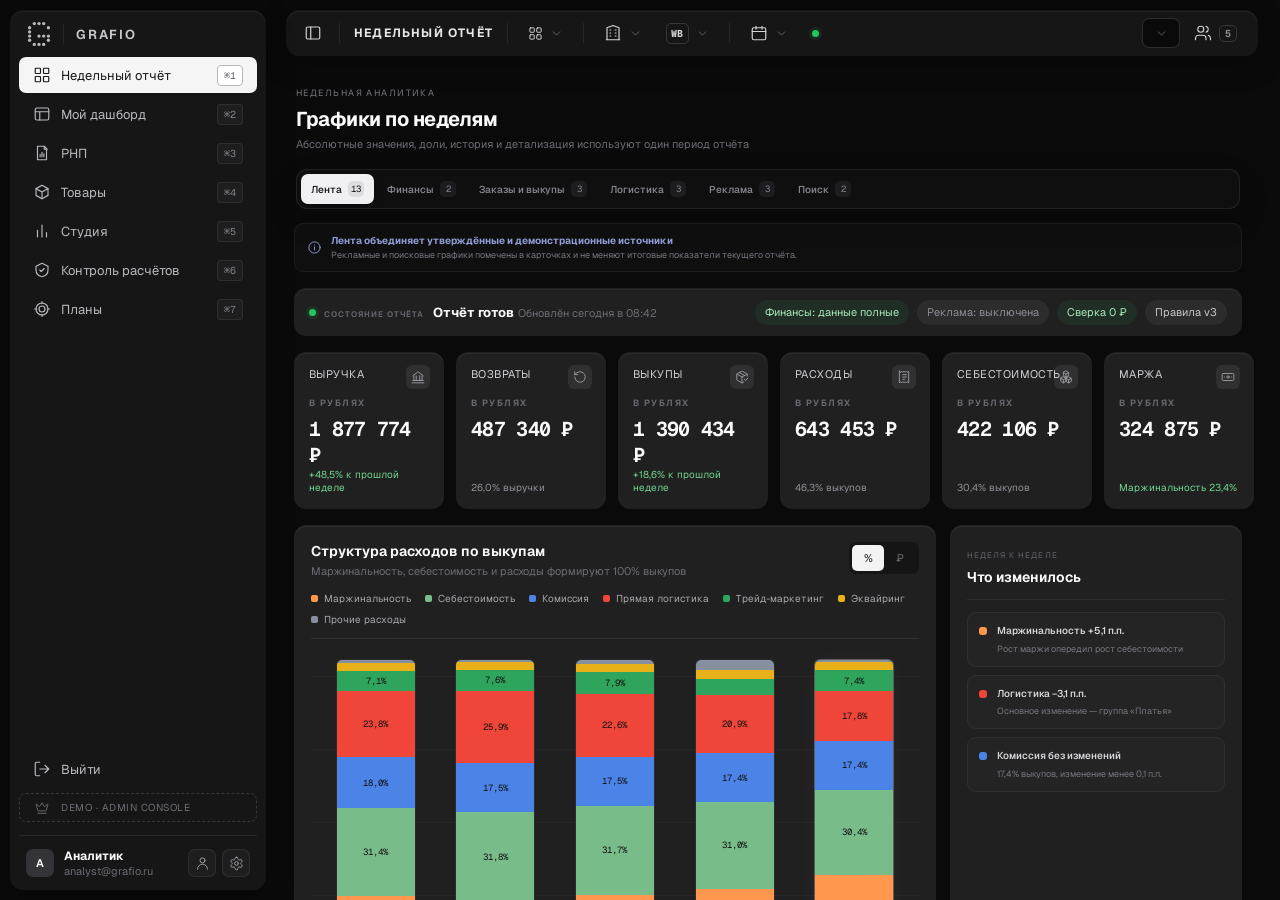
<file: prototype/index.html>
<!doctype html>
<html lang="ru" data-theme="lifted">
<head>
  <meta charset="utf-8">
  <meta name="viewport" content="width=device-width, initial-scale=1">
  <title>Grafio — прототип недельного отчёта</title>
  <link rel="icon" href="favicon.ico?v=20261014" sizes="16x16 32x32 48x48 64x64">
  <link rel="icon" type="image/png" href="favicon-32.png?v=20261014" sizes="32x32">
  <link rel="icon" type="image/svg+xml" href="favicon.svg?v=20261014" sizes="any">
  <link rel="apple-touch-icon" href="apple-touch-icon.png?v=20261014" sizes="180x180">
  <link rel="stylesheet" href="styles.css?v=20260927-studio-charts">
  <link rel="stylesheet" href="responsive.css?v=20261014-align">
</head>
<body>
  <svg class="svg-sprite" aria-hidden="true">
    <symbol id="i-grid" viewBox="0 0 24 24"><rect x="3" y="3" width="7" height="7" rx="1"/><rect x="14" y="3" width="7" height="7" rx="1"/><rect x="3" y="14" width="7" height="7" rx="1"/><rect x="14" y="14" width="7" height="7" rx="1"/></symbol>
    <symbol id="i-shield" viewBox="0 0 24 24"><path d="M12 3 20 7v5c0 5-3.5 8-8 9-4.5-1-8-4-8-9V7z"/><path d="m9 12 2 2 4-4"/></symbol>
    <symbol id="i-box" viewBox="0 0 24 24"><path d="m12 3 8 4.5v9L12 21l-8-4.5v-9z"/><path d="m4 7.5 8 4.5 8-4.5M12 12v9"/></symbol>
    <symbol id="i-doc" viewBox="0 0 24 24"><path d="M6 3h9l3 3v15H6z"/><path d="M9 11h6M9 15h6M15 3v4h4"/></symbol>
    <symbol id="i-file-chart" viewBox="0 0 24 24"><path d="M6 3h9l3 3v15H6z"/><path d="M15 3v4h4"/><path d="M9.5 17v-3M12 17v-6M14.5 17v-4"/></symbol>
    <symbol id="i-bars" viewBox="0 0 24 24"><path d="M6 20V11M12 20V4M18 20v-6"/></symbol>
    <symbol id="i-logout" viewBox="0 0 24 24"><path d="M9 21H5a2 2 0 0 1-2-2V5a2 2 0 0 1 2-2h4"/><path d="m16 17 5-5-5-5M21 12H9"/></symbol>
    <symbol id="i-download" viewBox="0 0 24 24"><path d="M12 3v11M8 10.5l4 4 4-4"/><path d="M4 19h16"/></symbol>
    <symbol id="i-key" viewBox="0 0 24 24"><path d="M21 2l-2 2m-7.61 7.61a5.5 5.5 0 1 1-7.778 7.778 5.5 5.5 0 0 1 7.777-7.777zm0 0L15.5 7.5m0 0l3 3L22 7l-3-3m-3.5 3.5L19 4"/></symbol>
    <symbol id="i-refresh" viewBox="0 0 24 24"><path d="M21 12a9 9 0 0 0-9-9 9.75 9.75 0 0 0-6.74 2.74L3 8"/><path d="M3 3v5h5"/><path d="M3 12a9 9 0 0 0 9 9 9.75 9.75 0 0 0 6.74-2.74L21 16"/><path d="M16 16h5v5"/></symbol>
    <symbol id="i-settings" viewBox="0 0 24 24"><path d="M12.22 2h-.44a2 2 0 0 0-2 2v.18a2 2 0 0 1-1 1.73l-.43.25a2 2 0 0 1-2 0l-.15-.08a2 2 0 0 0-2.73.73l-.22.38a2 2 0 0 0 .73 2.73l.15.1a2 2 0 0 1 1 1.72v.51a2 2 0 0 1-1 1.74l-.15.09a2 2 0 0 0-.73 2.73l.22.38a2 2 0 0 0 2.73.73l.15-.08a2 2 0 0 1 2 0l.43.25a2 2 0 0 1 1 1.73V20a2 2 0 0 0 2 2h.44a2 2 0 0 0 2-2v-.18a2 2 0 0 1 1-1.73l.43-.25a2 2 0 0 1 2 0l.15.08a2 2 0 0 0 2.73-.73l.22-.38a2 2 0 0 0-.73-2.73l-.15-.09a2 2 0 0 1-1-1.74v-.51a2 2 0 0 1 1-1.74l.15-.08a2 2 0 0 0 .73-2.73l-.22-.38a2 2 0 0 0-2.73-.73l-.15.08a2 2 0 0 1-2 0l-.43-.25a2 2 0 0 1-1-1.73V4a2 2 0 0 0-2-2z"/><circle cx="12" cy="12" r="3"/></symbol>
    <symbol id="i-user" viewBox="0 0 24 24"><path d="M20 21a8 8 0 0 0-16 0"/><circle cx="12" cy="7" r="4"/></symbol>
    <symbol id="i-users" viewBox="0 0 24 24"><path d="M16 21v-2a4 4 0 0 0-4-4H6a4 4 0 0 0-4 4v2"/><circle cx="9" cy="7" r="4"/><path d="M22 21v-2a4 4 0 0 0-3-3.87"/><path d="M16 3.13a4 4 0 0 1 0 7.75"/></symbol>
    <symbol id="i-panel" viewBox="0 0 24 24"><rect x="3" y="4" width="18" height="16" rx="2"/><path d="M9 4v16"/></symbol>
    <symbol id="i-calendar" viewBox="0 0 24 24"><rect x="3" y="5" width="18" height="16" rx="2"/><path d="M8 3v4M16 3v4M3 10h18"/></symbol>
    <symbol id="i-building" viewBox="0 0 24 24"><path d="M4 21V5l8-3 8 3v16M8 8h1M8 12h1M8 16h1M15 8h1M15 12h1M15 16h1M3 21h18"/></symbol>
    <symbol id="i-compare" viewBox="0 0 24 24"><path d="m8 3-4 4 4 4"/><path d="M4 7h16"/><path d="m16 21 4-4-4-4"/><path d="M20 17H4"/></symbol>
    <symbol id="i-search" viewBox="0 0 24 24"><circle cx="10" cy="10" r="6"/><path d="m15 15 6 6"/></symbol>
    <symbol id="i-chevron" viewBox="0 0 24 24"><path d="m9 6 6 6-6 6"/></symbol>
    <symbol id="i-close" viewBox="0 0 24 24"><path d="m6 6 12 12M18 6 6 18"/></symbol>
    <symbol id="i-check" viewBox="0 0 24 24"><path d="m4 12 5 5L20 6"/></symbol>
    <symbol id="i-alert" viewBox="0 0 24 24"><path d="M12 3 22 20H2z"/><path d="M12 9v5M12 17h.01"/></symbol>
    <symbol id="i-info" viewBox="0 0 24 24"><circle cx="12" cy="12" r="9"/><path d="M12 11v5M12 8h.01"/></symbol>
    <symbol id="i-star" viewBox="0 0 24 24"><path d="M12 3.2l2.7 5.5 6 .9-4.3 4.2 1 6-5.4-2.8-5.4 2.8 1-6L3.3 9.6l6-.9z"/></symbol>
    <symbol id="i-clock" viewBox="0 0 24 24"><circle cx="12" cy="12" r="9"/><path d="M12 7.5V12l3.2 2"/></symbol>
    <symbol id="i-bell" viewBox="0 0 24 24"><path d="M18 8a6 6 0 0 0-12 0c0 7-3 7-3 9h18c0-2-3-2-3-9M10 21h4"/></symbol>
    <symbol id="i-chevron-down" viewBox="0 0 24 24"><path d="m6 9 6 6 6-6"/></symbol>
    <symbol id="i-landmark" viewBox="0 0 24 24"><path d="m3 10 9-7 9 7"/><path d="M5 10v8M9 10v8M15 10v8M19 10v8M3 18h18M2 22h20"/></symbol>
    <symbol id="i-rotate-ccw" viewBox="0 0 24 24"><path d="M3 12a9 9 0 1 0 3-6.7L3 8"/><path d="M3 3v5h5"/></symbol>
    <symbol id="i-package-check" viewBox="0 0 24 24"><path d="m16 16 2 2 4-4"/><path d="M21 10.5V8a2 2 0 0 0-1-1.73l-7-4a2 2 0 0 0-2 0l-7 4A2 2 0 0 0 3 8v8a2 2 0 0 0 1 1.73l7 4a2 2 0 0 0 2 0l2-1.14"/><path d="m7.5 4.27 9 5.15M3.3 7 12 12l8.7-5M12 22V12"/></symbol>
    <symbol id="i-receipt" viewBox="0 0 24 24"><path d="M4 2v20l2-2 2 2 2-2 2 2 2-2 2 2 2-2 2 2V2l-2 2-2-2-2 2-2-2-2 2-2-2-2 2Z"/><path d="M16 8h-6M16 12h-6M13 16h-3"/></symbol>
    <symbol id="i-store" viewBox="0 0 24 24"><path d="m2 7 4.4-4.4A2 2 0 0 1 7.8 2h8.4a2 2 0 0 1 1.4.6L22 7"/><path d="M4 12v8a2 2 0 0 0 2 2h12a2 2 0 0 0 2-2v-8"/><path d="M15 22v-4a2 2 0 0 0-2-2h-2a2 2 0 0 0-2 2v4M2 7h20"/><path d="M22 7v3a2 2 0 0 1-4 0V7M14 7v3a2 2 0 0 1-4 0V7M6 7v3a2 2 0 0 1-4 0V7"/></symbol>
    <symbol id="i-boxes" viewBox="0 0 24 24"><path d="m7.5 4.27 4.5 2.6 4.5-2.6L12 1.7zM12 6.87v5.2M7.5 4.27v5.2l4.5 2.6 4.5-2.6v-5.2"/><path d="m3 14.27 4.5 2.6 4.5-2.6-4.5-2.57zM7.5 16.87v5.2M3 14.27v5.2l4.5 2.6 4.5-2.6v-5.2"/><path d="m12 14.27 4.5 2.6 4.5-2.6-4.5-2.57zM16.5 16.87v5.2M12 14.27v5.2l4.5 2.6 4.5-2.6v-5.2"/></symbol>
    <symbol id="i-banknote" viewBox="0 0 24 24"><rect x="2" y="6" width="20" height="12" rx="2"/><circle cx="12" cy="12" r="2"/><path d="M6 12h.01M18 12h.01"/></symbol>
    <symbol id="i-target" viewBox="0 0 24 24"><circle cx="12" cy="12" r="8"/><circle cx="12" cy="12" r="4"/><path d="M12 2v3M22 12h-3M12 22v-3M2 12h3"/></symbol>
    <symbol id="i-layout" viewBox="0 0 24 24"><rect x="3" y="4" width="18" height="16" rx="2"/><path d="M3 9h18M9 9v11"/></symbol>
    <symbol id="i-plus" viewBox="0 0 24 24"><path d="M12 5v14M5 12h14"/></symbol>
    <symbol id="i-minus" viewBox="0 0 24 24"><path d="M5 12h14"/></symbol>
    <symbol id="i-chart" viewBox="0 0 24 24"><path d="M4 19V5M4 19h16"/><path d="m7 15 3-4 3 2 4-6"/></symbol>
    <symbol id="i-grip" viewBox="0 0 24 24"><circle cx="8" cy="7" r="1"/><circle cx="16" cy="7" r="1"/><circle cx="8" cy="12" r="1"/><circle cx="16" cy="12" r="1"/><circle cx="8" cy="17" r="1"/><circle cx="16" cy="17" r="1"/></symbol>
    <symbol id="i-maximize" viewBox="0 0 24 24"><path d="M8 3H3v5M16 3h5v5M21 16v5h-5M3 16v5h5"/><path d="M3 3l6 6M21 3l-6 6M21 21l-6-6M3 21l6-6"/></symbol>
    <symbol id="i-pencil" viewBox="0 0 24 24"><path d="M12 20h9"/><path d="M16.5 3.5a2.1 2.1 0 0 1 3 3L8 18l-4 1 1-4z"/></symbol>
    <symbol id="i-undo" viewBox="0 0 24 24"><path d="m9 7-5 5 5 5"/><path d="M4 12h8a7 7 0 0 1 7 7"/></symbol>
    <symbol id="i-redo" viewBox="0 0 24 24"><path d="m15 7 5 5-5 5"/><path d="M20 12h-8a7 7 0 0 0-7 7"/></symbol>
    <symbol id="i-trash" viewBox="0 0 24 24"><path d="M3 6h18M8 6V4h8v2M6 6l1 15h10l1-15M10 10v7M14 10v7"/></symbol>
    <symbol id="i-ruler" viewBox="0 0 24 24"><path d="m4 15 11-11 5 5-11 11H4z"/><path d="m13 6 2 2M10 9l2 2M7 12l2 2"/></symbol>
    <symbol id="i-filter" viewBox="0 0 24 24"><path d="M3 5h18l-7 8v6l-4 2v-8z"/></symbol>
    <symbol id="i-help" viewBox="0 0 24 24"><circle cx="12" cy="12" r="9"/><path d="M9.2 9.2a3 3 0 0 1 5.6 1.3c0 2-2.8 2.4-2.8 4.2M12 17.6h.01"/></symbol>
    <symbol id="i-save" viewBox="0 0 24 24"><path d="M5 3h11l3 3v15H5z"/><path d="M8 3v6h7V3M8 21v-7h8v7"/></symbol>
    <symbol id="i-link" viewBox="0 0 24 24"><path d="M10.5 13.5a4 4 0 0 0 5.7 0l2.6-2.6a4 4 0 0 0-5.7-5.7l-1.3 1.3"/><path d="M13.5 10.5a4 4 0 0 0-5.7 0l-2.6 2.6a4 4 0 0 0 5.7 5.7l1.3-1.3"/></symbol>
    <symbol id="i-map" viewBox="0 0 24 24"><path d="m3 6 6-3 6 3 6-3v15l-6 3-6-3-6 3zM9 3v15M15 6v15"/></symbol>
    <symbol id="i-sticky" viewBox="0 0 24 24"><path d="M5 3h14v12l-6 6H5z"/><path d="M13 21v-6h6"/></symbol>
    <symbol id="i-pin" viewBox="0 0 24 24"><path d="M12 17v5"/><path d="M5 17h14v-1.8a2 2 0 0 0-1.1-1.8l-1.8-.9A2 2 0 0 1 15 10.8V6h1a2 2 0 0 0 0-4H8a2 2 0 0 0 0 4h1v4.8a2 2 0 0 1-1.1 1.7l-1.8.9A2 2 0 0 0 5 15.2Z"/></symbol>
    <symbol id="i-menu" viewBox="0 0 24 24"><path d="M4 6h16M4 12h16M4 18h16"/></symbol>
    <symbol id="i-chevron-left" viewBox="0 0 24 24"><path d="m15 18-6-6 6-6"/></symbol>
    <symbol id="i-chevron-right" viewBox="0 0 24 24"><path d="m9 18 6-6-6-6"/></symbol>
    <symbol id="i-more" viewBox="0 0 24 24"><circle cx="5" cy="12" r="1"/><circle cx="12" cy="12" r="1"/><circle cx="19" cy="12" r="1"/></symbol>
    <symbol id="i-copy" viewBox="0 0 24 24"><rect x="8" y="8" width="12" height="12" rx="2"/><path d="M16 8V6a2 2 0 0 0-2-2H6a2 2 0 0 0-2 2v8a2 2 0 0 0 2 2h2"/></symbol>
    <symbol id="i-sparkles" viewBox="0 0 24 24"><path d="m12 3 1.2 3.8L17 8l-3.8 1.2L12 13l-1.2-3.8L7 8l3.8-1.2zM19 14l.8 2.2L22 17l-2.2.8L19 20l-.8-2.2L16 17l2.2-.8zM5 13l.7 1.8 1.8.7-1.8.7L5 18l-.7-1.8-1.8-.7 1.8-.7z"/></symbol>
    <!-- Иконки аккаунта (§12.7) — те же контуры, что рисует lucide в frontend/src/pages/account. -->
    <symbol id="i-camera" viewBox="0 0 24 24"><path d="M13.997 4a2 2 0 0 1 1.76 1.05l.486.9A2 2 0 0 0 18.003 7H20a2 2 0 0 1 2 2v9a2 2 0 0 1-2 2H4a2 2 0 0 1-2-2V9a2 2 0 0 1 2-2h1.997a2 2 0 0 0 1.759-1.048l.489-.904A2 2 0 0 1 10.004 4z"/><circle cx="12" cy="13" r="3"/></symbol>
    <symbol id="i-eye" viewBox="0 0 24 24"><path d="M2.062 12.348a1 1 0 0 1 0-.696 10.75 10.75 0 0 1 19.876 0 1 1 0 0 1 0 .696 10.75 10.75 0 0 1-19.876 0"/><circle cx="12" cy="12" r="3"/></symbol>
    <symbol id="i-eye-off" viewBox="0 0 24 24"><path d="M10.733 5.076a10.744 10.744 0 0 1 11.205 6.575 1 1 0 0 1 0 .696 10.747 10.747 0 0 1-1.444 2.49"/><path d="M14.084 14.158a3 3 0 0 1-4.242-4.242"/><path d="M17.479 17.499a10.75 10.75 0 0 1-15.417-5.151 1 1 0 0 1 0-.696 10.75 10.75 0 0 1 4.446-5.143"/><path d="m2 2 20 20"/></symbol>
    <symbol id="i-lock" viewBox="0 0 24 24"><rect x="3" y="11" width="18" height="11" rx="2"/><path d="M7 11V7a5 5 0 0 1 10 0v4"/></symbol>
    <symbol id="i-credit-card" viewBox="0 0 24 24"><rect x="2" y="5" width="20" height="14" rx="2"/><path d="M2 10h20"/></symbol>
    <symbol id="i-paintbrush" viewBox="0 0 24 24"><path d="M9 8c-1.8 2.7-4 3.5-6.6 4a.5.5 0 0 0-.3.8l7.3 8.9a1 1 0 0 0 1.2.2C12.7 20.4 16 16.8 16 15"/><path d="m14.6 17.9-10.7-2.9"/><path d="M18.4 2.6a1 1 0 1 1 3 3L17.4 9.6a.5.5 0 0 0 0 .7l.9.9a2.4 2.4 0 0 1 0 3.5l-.9.9a.5.5 0 0 1-.7 0L8.4 7.3a.5.5 0 0 1 0-.7l.9-.9a2.4 2.4 0 0 1 3.4 0l1 1a.5.5 0 0 0 .7 0z"/></symbol>
    <symbol id="i-crown" viewBox="0 0 24 24"><path d="M11.6 3.3a.5.5 0 0 1 .9 0l3 5.6a1 1 0 0 0 1.5.3l4.3-3.7a.5.5 0 0 1 .8.5l-2.8 10.3a1 1 0 0 1-1 .7H5.8a1 1 0 0 1-1-.7L2 6a.5.5 0 0 1 .8-.5l4.3 3.7a1 1 0 0 0 1.5-.3z"/><path d="M5 21h14"/></symbol>
  </svg>

  <div class="app-shell mode-overview" id="appShell">
    <aside class="sidebar glass" aria-label="Основная навигация">
      <div class="brand">
        <svg class="g-logo" viewBox="7 2 42 46" aria-hidden="true">
          <g fill="currentColor">
            <circle cx="19" cy="5" r="3.2"/><circle cx="28" cy="5" r="3.2"/><circle cx="37" cy="5" r="3.2"/>
            <circle cx="10" cy="13" r="3.2"/><circle cx="46" cy="13" r="3.2"/>
            <circle cx="10" cy="21" r="3.2"/>
            <circle cx="10" cy="29" r="3.2"/><circle cx="28" cy="29" r="3.2"/><circle cx="37" cy="29" r="3.2"/><circle cx="46" cy="29" r="3.2"/>
            <circle cx="10" cy="37" r="3.2"/><circle cx="46" cy="37" r="3.2"/>
            <circle cx="19" cy="45" r="3.2"/><circle cx="28" cy="45" r="3.2"/><circle cx="37" cy="45" r="3.2"/>
          </g>
        </svg>
        <span class="brand-separator"></span>
        <span class="brand-name">GRAFIO</span>
      </div>

      <nav class="nav-main">
        <button class="nav-item is-active" data-view="report" data-tooltip="Недельный отчёт"><span class="nav-icon"><svg><use href="#i-grid"/></svg></span><span class="nav-label">Недельный отчёт</span><kbd>⌘1</kbd></button>
        <button class="nav-item" data-view="dashboard" data-tooltip="Мой дашборд"><span class="nav-icon"><svg><use href="#i-layout"/></svg></span><span class="nav-label">Мой дашборд</span><kbd>⌘2</kbd></button>
        <button class="nav-item" data-view="rnp" data-tooltip="РНП"><span class="nav-icon"><svg><use href="#i-file-chart"/></svg></span><span class="nav-label">РНП</span><kbd>⌘3</kbd></button>
        <button class="nav-item" data-view="products" data-tooltip="Товары"><span class="nav-icon"><svg><use href="#i-box"/></svg></span><span class="nav-label">Товары</span><kbd>⌘4</kbd></button>
        <button class="nav-item" data-view="studio" data-tooltip="Студия"><span class="nav-icon"><svg><use href="#i-bars"/></svg></span><span class="nav-label">Студия</span><kbd>⌘5</kbd></button>
        <button class="nav-item" data-view="admin" data-tooltip="Контроль расчётов"><span class="nav-icon"><svg><use href="#i-shield"/></svg></span><span class="nav-label">Контроль расчётов</span><kbd>⌘6</kbd></button>
        <button class="nav-item" data-view="plans" data-tooltip="Планы"><span class="nav-icon"><svg><use href="#i-target"/></svg></span><span class="nav-label">Планы</span><kbd>⌘7</kbd></button>
      </nav>

      <nav class="nav-footer">
        <button class="nav-item" id="logoutButton" data-tooltip="Выйти"><span class="nav-icon"><svg><use href="#i-logout"/></svg></span><span class="nav-label">Выйти</span></button>
        <!-- §4.1: обычный пользователь не видит перехода в Admin Console — вход остаётся только
             за этим малозаметным demo-control и за Ctrl/⌘+Shift+A. -->
        <button class="demo-control" id="adminConsoleButton" type="button" aria-label="Открыть Admin Console" data-tooltip="Открыть Admin Console · Ctrl+Shift+A" data-tooltip-side="top"><span class="nav-icon"><svg><use href="#i-crown"/></svg></span><span class="nav-label">DEMO · Admin Console</span></button>
        <div class="profile">
          <span class="avatar">А</span>
          <span class="profile-copy"><strong>Аналитик</strong><small>analyst@grafio.ru</small></span>
          <span class="profile-actions">
            <button class="profile-action" id="accountButton" aria-label="Аккаунт" data-tooltip="Аккаунт"><svg><use href="#i-user"/></svg></button>
            <button class="profile-action" id="settingsButton" aria-label="Настройки" data-tooltip="Настройки"><svg><use href="#i-settings"/></svg></button>
          </span>
        </div>
      </nav>
    </aside>

    <main class="workspace">
      <header class="toolbar glass" data-section="report">
        <button class="icon-button sidebar-trigger" id="sidebarCollapse" aria-label="Свернуть боковую панель" data-tooltip="Свернуть панель" data-tooltip-side="bottom"><svg><use href="#i-panel"/></svg></button>
        <span class="divider"></span>
        <strong class="toolbar-title" id="toolbarTitle">НЕДЕЛЬНЫЙ ОТЧЁТ</strong>
        <span class="divider title-divider"></span>
        <div class="dashboard-toolbar-tools" id="dashboardToolbarTools" aria-label="Инструменты дашборда">
          <div class="dashboard-view-tools">
            <button class="tool-button" id="dashboardEditToggle" data-tooltip="Редактировать дашборд" data-tooltip-side="bottom"><svg><use href="#i-pencil"/></svg><span>Настроить</span></button>
            <button class="icon-button" id="dashboardPresentation" data-tooltip="Режим презентации" data-tooltip-side="bottom" aria-label="Режим презентации"><svg><use href="#i-maximize"/></svg></button>
            <button class="icon-button dashboard-minimap-toggle" id="dashboardMinimap" data-tooltip="Миникарта" data-tooltip-side="bottom" aria-label="Миникарта"><svg><use href="#i-map"/></svg></button>
            <button class="icon-button dashboard-grid-toggle" id="dashboardGridToggle" data-tooltip="Скрыть сетку" data-tooltip-side="bottom" aria-label="Скрыть сетку"><svg><use href="#i-grid"/></svg></button>
            <button class="icon-button" id="dashboardQuickNote" data-tooltip="Добавить заметку" data-tooltip-side="bottom" aria-label="Добавить заметку"><svg><use href="#i-sticky"/></svg></button>
          </div>
          <div class="dashboard-edit-tools" aria-hidden="true">
            <button class="tool-button primary-tool" id="dashboardDone"><svg><use href="#i-check"/></svg><span>Готово</span></button>
            <span class="divider dashboard-inner-divider"></span>
            <button class="icon-button" id="dashboardUndo" data-tooltip="Отменить · Ctrl+Z" data-tooltip-side="bottom" aria-label="Отменить"><svg viewBox="0 0 24 24"><use href="#i-undo"/></svg></button>
            <button class="icon-button" id="dashboardRedo" data-tooltip="Повторить · Ctrl+Shift+Z" data-tooltip-side="bottom" aria-label="Повторить"><svg viewBox="0 0 24 24"><use href="#i-redo"/></svg></button>
            <button class="icon-button" id="dashboardReset" data-tooltip="Сбросить к стандарту" data-tooltip-side="bottom" aria-label="Сбросить к стандарту"><svg><use href="#i-rotate-ccw"/></svg></button>
            <button class="icon-button" id="dashboardDeleteAll" data-tooltip="Удалить все виджеты" data-tooltip-side="bottom" aria-label="Удалить все виджеты"><svg><use href="#i-trash"/></svg></button>
            <span class="divider dashboard-inner-divider"></span>
            <button class="icon-button" id="dashboardRuler" data-tooltip="Инструмент линейка" data-tooltip-side="bottom" aria-label="Инструмент линейка"><svg><use href="#i-ruler"/></svg></button>
            <button class="icon-button dashboard-minimap-toggle" id="dashboardEditMinimap" data-tooltip="Миникарта" data-tooltip-side="bottom" aria-label="Миникарта"><svg><use href="#i-map"/></svg></button>
            <button class="icon-button dashboard-grid-toggle" id="dashboardEditGrid" data-tooltip="Скрыть сетку" data-tooltip-side="bottom" aria-label="Скрыть сетку"><svg><use href="#i-grid"/></svg></button>
            <span class="divider dashboard-inner-divider"></span>
            <button class="tool-button" id="dashboardAddWidget" aria-haspopup="menu" aria-expanded="false"><svg><use href="#i-plus"/></svg><span>Добавить</span></button>
          </div>
          <span class="divider dashboard-filter-divider"></span>
        </div>
        <!-- Инструментарий библиотеки переехал в тулбар — как «Метрики» и «Экспорт» РНП:
             раздел фиксированный, а полоса над карточками спорила бы с его заголовком. -->
        <div class="studio-toolbar-tools" id="studioToolbarTools" aria-label="Инструменты библиотеки виджетов">
          <label class="kpi-search studio-search"><svg><use href="#i-search"/></svg><input id="studioSearch" type="search" placeholder="Поиск виджета" aria-label="Поиск виджета"></label>
          <nav class="studio-tabs" id="studioTabs" aria-label="Показ виджетов">
            <button type="button" class="studio-tab is-active" data-studio-tab="all" aria-pressed="true">Все<span id="studioTabCountAll"></span></button>
            <button type="button" class="studio-tab" data-studio-tab="archived" aria-pressed="false">Архив<span id="studioTabCountArchived"></span></button>
          </nav>
          <div class="field-select studio-sort" data-studio-sort>
            <button class="field-select-trigger" type="button" aria-haspopup="listbox" aria-expanded="false"><span>Сначала новые</span><svg><use href="#i-chevron-down"/></svg></button>
            <div class="field-select-popover" role="listbox" aria-label="Сортировка виджетов">
              <button type="button" role="option" aria-selected="true" data-value="newest">Сначала новые<svg><use href="#i-check"/></svg></button>
              <button type="button" role="option" aria-selected="false" data-value="oldest">Сначала старые<svg><use href="#i-check"/></svg></button>
              <button type="button" role="option" aria-selected="false" data-value="name">По названию<svg><use href="#i-check"/></svg></button>
            </div>
          </div>
          <div class="segmented studio-view-toggle" id="studioViewToggle" role="group" aria-label="Способ показа">
            <button type="button" class="is-active" data-studio-view="grid" aria-pressed="true" data-tooltip="Сетка разделов"><svg><use href="#i-grid"/></svg></button>
            <button type="button" data-studio-view="list" aria-pressed="false" data-tooltip="Список"><svg><use href="#i-bars"/></svg></button>
          </div>
        </div>
        <span class="divider studio-tools-divider"></span>
        <button class="tool-button menu-trigger mode-trigger" id="modeTrigger" data-menu="mode" aria-haspopup="menu" aria-expanded="false"><svg><use href="#i-grid"/></svg><span id="modeValue">Обзор недели</span><svg class="chevron-down"><use href="#i-chevron-down"/></svg></button>
        <span class="divider mode-divider"></span>
        <button class="tool-button menu-trigger" data-menu="company" aria-haspopup="menu" aria-expanded="false"><svg><use href="#i-building"/></svg><span>Все юридические лица</span><svg class="chevron-down"><use href="#i-chevron-down"/></svg></button>
        <!-- Площадка — фильтр сетки подключений, а не второй выбор кабинета: в оригинале она
             живёт в полосе фильтров (ReportFilters.tsx:60 «Все маркетплейсы», группировка
             WB/OZON). Раздел фиксированный, поэтому контрол встал в тулбар сразу за
             юридическим лицом и сделан тем же контролом, что и оно: .menu-trigger + общее .context-menu. -->
        <button class="tool-button menu-trigger settings-market-trigger" id="settingsMarketTrigger" type="button" data-menu="market" aria-haspopup="menu" aria-expanded="false"><svg><use href="#i-store"/></svg><span>Все маркетплейсы</span><svg class="chevron-down"><use href="#i-chevron-down"/></svg></button>
        <button class="tool-button menu-trigger" data-menu="account" aria-haspopup="menu" aria-expanded="false"><span class="mp-mark">WB</span><span>Основной кабинет</span><svg class="chevron-down"><use href="#i-chevron-down"/></svg></button>
        <span class="divider report-context-divider"></span>
        <button class="tool-button calendar-trigger period-trigger" id="periodTrigger" data-calendar="range" data-from="2026-04-27" data-to="2026-05-03" aria-haspopup="dialog" aria-expanded="false"><svg><use href="#i-calendar"/></svg><span id="periodValue">27 апр. – 3 мая</span><svg class="chevron-down"><use href="#i-chevron-down"/></svg></button>
        <button class="tool-button rnp-metrics-trigger" type="button" id="rnpMetricsToolbarButton" aria-expanded="false" aria-controls="rnpMetricsSheet" data-tooltip="Состав и порядок строк таблицы" data-tooltip-side="bottom"><svg><use href="#i-plus"/></svg><span>Метрики</span><b id="rnpMetricsToolbarCount">10</b></button>
        <button class="tool-button rnp-export-trigger" id="rnpExportButton" data-tooltip="Экспорт таблицы" data-tooltip-side="bottom" aria-haspopup="menu" aria-expanded="false"><svg><use href="#i-download"/></svg><span>Экспорт</span></button>
        <button class="tool-button" id="versionButton"><span class="version-dot"></span><span>Версия 3</span></button>
        <span class="toolbar-spacer"></span>
        <button class="tool-button primary-tool studio-create-button" id="studioCreateButton" type="button" aria-haspopup="dialog" aria-expanded="false"><svg><use href="#i-plus"/></svg><span class="studio-create-label">Новый виджет</span></button>
        <button class="tool-button primary-tool settings-create-button" id="settingsCreateButton" type="button" aria-haspopup="dialog" aria-expanded="false"><svg><use href="#i-plus"/></svg><span class="settings-create-label">Добавить маркетплейс</span></button>
        <!-- Демо-состояние списка товаров: тот же правый угол тулбара, что и «Состояние»
             недельного отчёта, но показывается только в «Товарах» (CSS .is-products). -->
        <div class="products-state-control" id="productsToolbarState">
          <span>Состояние</span>
          <div class="segmented" role="group" aria-label="Демонстрационное состояние списка">
            <button type="button" data-products-screen="normal" aria-pressed="true">Данные</button>
            <button type="button" data-products-screen="loading" aria-pressed="false">Загрузка</button>
            <button type="button" data-products-screen="empty" aria-pressed="false">Пусто</button>
          </div>
        </div>
        <div class="scenario-control">
          <span>Состояние</span>
          <button class="scenario-trigger" id="scenarioTrigger" aria-haspopup="listbox" aria-expanded="false"><span id="scenarioValue">Обычная неделя</span><svg><use href="#i-chevron-down"/></svg></button>
        </div>
        <!-- §4.1: «Команда» — единственный контрол тулбара, который живёт во всех разделах,
             поэтому он инициализируется иконкой без подписи и со своим tooltip. -->
        <button class="tool-button team-toolbar-button" id="teamPanelButton" type="button" aria-haspopup="dialog" aria-expanded="false" aria-controls="teamPanel" data-tooltip="Команда" data-tooltip-side="bottom"><svg><use href="#i-users"/></svg><b id="teamToolbarCount" class="is-hidden">0</b></button>
      </header>

      <section class="canvas view" id="reportView" aria-label="Недельный отчёт">
        <div class="report-grid">
          <section class="weekly-analytics weekly-analytics-overview" aria-labelledby="weeklyAnalyticsTitle">
            <header class="weekly-analytics-heading">
              <div><span class="eyebrow">НЕДЕЛЬНАЯ АНАЛИТИКА</span><h2 id="weeklyAnalyticsTitle">Графики по неделям</h2><p>Абсолютные значения, доли, история и детализация используют один период отчёта</p></div>
              <nav class="weekly-analytics-tabs" id="weeklyAnalyticsTabs" aria-label="Разделы недельной аналитики"></nav>
            </header>
            <div class="weekly-analytics-context is-hidden" id="weeklyAnalyticsContext" role="status"></div>
          </section>

          <div class="quality-strip card" id="qualityStrip">
            <div class="quality-summary"><span class="status-light good"></span><span class="quality-summary-copy"><span class="quality-kind">СОСТОЯНИЕ ОТЧЁТА</span><span class="quality-value"><strong>Отчёт готов</strong><small>Обновлён сегодня в 08:42</small></span></span></div>
            <span class="status-chip good">Финансы: данные полные</span>
            <span class="status-chip muted">Реклама: выключена</span>
            <span class="status-chip good" id="reconciliationChip">Сверка 0 ₽</span>
            <span class="status-chip">Правила v3</span>
          </div>

          <div class="notice card is-hidden" id="scenarioNotice"><svg><use href="#i-alert"/></svg><div><strong id="noticeTitle"></strong><p id="noticeText"></p></div><button id="noticeAction">Открыть</button></div>

          <div class="kpi-grid">
            <article class="kpi card"><span class="kpi-label">ВЫРУЧКА</span><span class="kpi-icon" aria-hidden="true"><svg><use href="#i-landmark"/></svg></span><span class="kpi-unit">В РУБЛЯХ</span><strong>1 877 774 ₽</strong><small class="positive">+48,5% к прошлой неделе</small></article>
            <article class="kpi card"><span class="kpi-label">ВОЗВРАТЫ</span><span class="kpi-icon" aria-hidden="true"><svg><use href="#i-rotate-ccw"/></svg></span><span class="kpi-unit">В РУБЛЯХ</span><strong>487 340 ₽</strong><small>26,0% выручки</small></article>
            <article class="kpi card"><span class="kpi-label">ВЫКУПЫ</span><span class="kpi-icon" aria-hidden="true"><svg><use href="#i-package-check"/></svg></span><span class="kpi-unit">В РУБЛЯХ</span><strong>1 390 434 ₽</strong><small class="positive">+18,6% к прошлой неделе</small></article>
            <article class="kpi card"><span class="kpi-label">РАСХОДЫ</span><span class="kpi-icon" aria-hidden="true"><svg><use href="#i-receipt"/></svg></span><span class="kpi-unit">В РУБЛЯХ</span><strong>643 453 ₽</strong><small>46,3% выкупов</small></article>
            <article class="kpi card"><span class="kpi-label">СЕБЕСТОИМОСТЬ</span><span class="kpi-icon" aria-hidden="true"><svg><use href="#i-boxes"/></svg></span><span class="kpi-unit">В РУБЛЯХ</span><strong>422 106 ₽</strong><small>30,4% выкупов</small></article>
            <article class="kpi card"><span class="kpi-label">МАРЖА</span><span class="kpi-icon" aria-hidden="true"><svg><use href="#i-banknote"/></svg></span><span class="kpi-unit">В РУБЛЯХ</span><strong>324 875 ₽</strong><small class="positive">Маржинальность 23,4%</small></article>
          </div>

          <section class="weekly-analytics weekly-analytics-content" aria-label="Графики недельной аналитики">
            <div class="weekly-analytics-grid" id="weeklyAnalyticsGrid">
              <div class="analytics-row" data-analytics-row="structure">
                <article class="structure-card card" data-analytics-chart="structure">
                  <header class="card-header">
                    <div><h2>Структура расходов по выкупам</h2><p id="structureDescription">Маржинальность, себестоимость и расходы формируют 100% выкупов</p></div>
                    <div class="segmented" role="group" aria-label="Единица отображения"><button class="is-active" data-unit="percent">%</button><button data-unit="money">₽</button></div>
                  </header>
                  <div class="legend" id="chartLegend"></div>
                  <div class="stack-chart" id="stackChart" aria-label="Накопительная диаграмма структуры расходов по выкупам"></div>
                </article>
                <aside class="analytics-changes card" aria-label="Что изменилось в структуре расходов">
                  <header><span>НЕДЕЛЯ К НЕДЕЛЕ</span><h3>Что изменилось</h3></header>
                  <div class="analytics-change-list insights">
                    <button class="analytics-change-item insight" data-category="margin"><i style="background:var(--margin)"></i><span><strong>Маржинальность +5,1 п.п.</strong><small>Рост маржи опередил рост себестоимости</small></span></button>
                    <button class="analytics-change-item insight" data-category="logistics"><i style="background:var(--logistics)"></i><span><strong>Логистика −3,1 п.п.</strong><small>Основное изменение — группа «Платья»</small></span></button>
                    <button class="analytics-change-item insight" data-category="commission"><i style="background:var(--commission)"></i><span><strong>Комиссия без изменений</strong><small>17,4% выкупов, изменение менее 0,1 п.п.</small></span></button>
                  </div>
                </aside>
              </div>
              <div class="weekly-analytics-generated" id="weeklyAnalyticsGenerated"></div>
            </div>
          </section>
        </div>
      </section>

      <section class="canvas view dashboard-view is-hidden" id="dashboardView" aria-label="Мой дашборд">
        <div class="dashboard-stage-wrap">
          <div class="dashboard-stage" id="dashboardStage">
            <div class="dashboard-canvas" id="dashboardCanvas" tabindex="0" aria-label="Свободный canvas пользовательского дашборда"></div>
          </div>
        </div>
        <div class="dashboard-empty-state" id="dashboardEmptyState" aria-hidden="true"></div>
        <div class="sheet-context-menu copy-source-menu glass" id="copySourceMenu" role="menu" aria-label="С какого листа копировать виджеты" aria-hidden="true"></div>
        <!-- Развилка «Добавить» — нововведение мокапа: в оригинале AddWidgetPanel знает только
             «Свой виджет»/«Быстрый KPI»/«Заметка», а графики живут исключительно в Студии. Здесь
             график можно положить на лист прямо с канваса, поэтому кнопка спрашивает, что именно. -->
        <div class="sheet-context-menu glass" id="dashboardAddMenu" role="menu" aria-label="Что добавить на лист" aria-hidden="true">
          <button type="button" role="menuitem" data-add-widget="kpi"><svg><use href="#i-target"/></svg><span>KPI-виджеты</span></button>
          <span class="menu-sep"></span>
          <button type="button" role="menuitem" data-add-widget="chart"><svg><use href="#i-chart"/></svg><span>Графики</span></button>
        </div>
        <div class="dashboard-minimap glass" id="dashboardMinimapPanel" aria-hidden="true"><header data-floating-drag-handle><span>МИНИКАРТА</span><button id="dashboardMinimapClose" aria-label="Закрыть миникарту"><svg viewBox="0 0 24 24"><use href="#i-close"/></svg></button></header><svg class="dashboard-minimap-map" id="dashboardMinimapMap" viewBox="0 0 192 128" role="img" aria-label="Карта объектов и видимой области canvas"></svg></div>
        <div class="dashboard-ruler-readout glass" id="dashboardRulerReadout" aria-hidden="true">Линейка включена · потяните по canvas</div>
      </section>

      <section class="canvas view fixed-view is-hidden" id="rnpView" aria-label="РНП">
        <div class="fixed-page">
          <div class="rnp-context card">
            <div class="rnp-context-row">
              <span class="status-chip good" id="rnpDataChip"><span class="status-light good"></span><span id="rnpDataChipText">Данные полные</span></span>
              <span class="rnp-context-line" id="rnpContextLine"></span>
            </div>
            <span class="rnp-status-note" id="rnpStatusNote"></span>
          </div>
          <div class="kpi-grid" id="rnpKpiGrid"></div>
          <article class="card rnp-card">
            <header class="card-header">
              <div><h2>РНП по дням</h2><p id="rnpTableNote"></p></div>
              <div class="rnp-card-tools">
                <span class="status-chip" id="rnpPeriodChip">27 апр. – 3 мая</span>
                <button class="tool-button" type="button" id="rnpMetricsButton" aria-expanded="false" aria-controls="rnpMetricsSheet" data-tooltip="Состав и порядок строк таблицы" data-tooltip-side="bottom"><svg><use href="#i-panel"/></svg><span>Метрики</span><b id="rnpMetricsButtonCount">10</b></button>
              </div>
            </header>
            <div class="rnp-scroll" id="rnpScroll"><table class="rnp-table" id="rnpTable"></table></div>
          </article>
          <div class="plans-context card" id="rnpPlanSummary"></div>
        </div>
      </section>

      <section class="canvas view fixed-view is-hidden" id="productsView" aria-label="Товары">
        <div class="fixed-page">
          <header class="plans-heading">
            <div><span class="eyebrow" id="productsEyebrow">ДЕМО-КАТАЛОГ</span><h1>Товары</h1><p id="productsSubtitle"></p></div>
          </header>

          <div class="plans-context card is-tiles" id="productsCounters"></div>

          <article class="card fixed-card products-card" id="productsTableCard">
            <header class="card-header">
              <div><h2>Товары</h2><p id="productsTableNote"></p></div>
              <div class="fixed-card-tools">
                <!-- Полоса вкладок живёт в шапке, а не на сетке: вертикальный рельс у правого
                     края лежал поверх последнего столбца и мешал глазеть по таблице. -->
                <nav class="products-dock-tabs" aria-label="Панели таблицы товаров">
                  <button class="products-dock-tab" type="button" data-products-dock="columns" aria-expanded="false" aria-controls="productsDockPanel" data-tooltip="Столбцы: состав, порядок, ширины"><svg><use href="#i-layout"/></svg><span>Столбцы</span></button>
                  <button class="products-dock-tab" type="button" data-products-dock="filters" aria-expanded="false" aria-controls="productsDockPanel" data-tooltip="Фильтры по столбцам"><svg><use href="#i-filter"/></svg><span>Фильтры</span><b id="productsDockFilterCount" class="is-hidden">0</b></button>
                  <button class="products-dock-tab" type="button" data-products-dock="settings" aria-expanded="false" aria-controls="productsDockPanel" data-tooltip="Настройки таблицы и представлений"><svg><use href="#i-settings"/></svg><span>Настройки</span></button>
                  <button class="products-dock-tab" type="button" data-products-dock="help" aria-expanded="false" aria-controls="productsDockPanel" data-tooltip="Описания столбцов"><svg><use href="#i-help"/></svg><span>Помощь</span></button>
                </nav>
                <span class="products-selection" id="productsSelection"></span><span class="status-chip" id="productsPeriodChip"></span>
              </div>
            </header>
            <!-- Слой сетки: скролл, подвал и док. Док обязан считаться от верхнего края
                 таблицы, а не от карточки — иначе панель, выехавшая справа, легла бы на
                 вкладки шапки и перехватывала их клики. -->
            <div class="products-body">
              <div class="fixed-scroll products-scroll" id="productsScroll"><table class="products-table" id="productsTable"></table></div>
              <footer class="products-foot" id="productsFoot"></footer>
              <div class="products-dock" id="productsDock">
                <aside class="products-dock-panel glass" id="productsDockPanel" aria-label="Настройка таблицы товаров" aria-hidden="true">
                  <header>
                    <div><span class="drawer-kicker">ТАБЛИЦА ТОВАРОВ</span><strong id="productsDockTitle">Столбцы</strong><small id="productsDockNote"></small></div>
                    <button class="icon-button" id="productsDockClose" aria-label="Закрыть" data-tooltip="Закрыть"><svg><use href="#i-close"/></svg></button>
                  </header>
                  <label class="kpi-search"><svg><use href="#i-search"/></svg><input id="productsDockSearch" type="search" placeholder="Поиск по столбцам" aria-label="Поиск по панели"></label>
                  <div class="products-dock-body" id="productsDockBody"></div>
                  <footer id="productsDockFoot"></footer>
                </aside>
              </div>
            </div>
            <div class="products-filter-pop glass" id="productsFilterPop" role="dialog" aria-label="Фильтр по столбцу" aria-hidden="true"></div>
          </article>
        </div>
      </section>

      <section class="canvas view fixed-view is-hidden" id="productView" aria-label="Карточка товара">
        <div class="fixed-page">
          <div class="products-back-row">
            <button class="secondary-button" id="productBack" type="button"><svg><use href="#i-chevron-left"/></svg><span>Назад к товарам</span></button>
            <span class="products-back-note" id="productBackNote"></span>
          </div>
          <article class="card product-header-card" id="productHeader"></article>
          <div class="kpi-grid" id="productKpiGrid"></div>
          <div class="products-grid">
            <article class="card products-panel" id="productCostPanel"></article>
            <article class="card products-panel" id="productPlanPanel"></article>
          </div>
          <article class="card fixed-card products-trend-card">
            <header class="card-header">
              <div><h2>Динамика выкупов</h2><p id="productTrendNote"></p></div>
              <div class="fixed-card-tools"><span class="status-chip" id="productTrendChip"></span></div>
            </header>
            <div class="products-trend" id="productTrend"></div>
          </article>
        </div>
      </section>

      <section class="canvas view fixed-view is-hidden" id="studioView" aria-label="Студия">
        <div class="fixed-page">
          <header class="plans-heading">
            <div><span class="eyebrow">БИБЛИОТЕКА ВИДЖЕТОВ</span><h1>Студия</h1><p id="studioSubtitle"></p></div>
          </header>

          <div id="studioContent"></div>
        </div>
      </section>

      <section class="canvas view fixed-view is-hidden" id="settingsView" aria-label="Настройки">
        <div class="fixed-page">
          <header class="plans-heading">
            <div><span class="eyebrow">ПОДКЛЮЧЕНИЕ ДАННЫХ</span><h1>Настройки</h1><p id="settingsSubtitle"></p></div>
          </header>

          <div id="settingsContent"></div>
        </div>
      </section>

      <section class="canvas view fixed-view is-hidden" id="accountView" aria-label="Аккаунт">
        <div class="fixed-page">
          <header class="plans-heading">
            <div><span class="eyebrow">ПРОФИЛЬ ПОЛЬЗОВАТЕЛЯ</span><h1>Аккаунт</h1><p id="accountSubtitle"></p></div>
          </header>

          <!-- §8.1: порядок вкладок по документу — «Организация» вторая. В AccountPage.tsx
               следом за профилем идёт «Безопасность»; здесь требование документа важнее
               порядка оригинала, содержимое вкладок осталось нативным.
               Полоса — тот же примитив, что вкладки дока товаров: своя стиля вкладкам не нужен. -->
          <nav class="products-dock-tabs account-tabs" id="accountTabs" role="tablist" aria-label="Разделы аккаунта">
            <button class="products-dock-tab is-active" type="button" role="tab" data-account-tab="profile" aria-selected="true" aria-controls="accountContent"><svg><use href="#i-user"/></svg><span>Профиль</span></button>
            <button class="products-dock-tab" type="button" role="tab" data-account-tab="organization" aria-selected="false" aria-controls="accountContent"><svg><use href="#i-building"/></svg><span>Организация</span></button>
            <button class="products-dock-tab" type="button" role="tab" data-account-tab="security" aria-selected="false" aria-controls="accountContent"><svg><use href="#i-shield"/></svg><span>Безопасность</span></button>
            <button class="products-dock-tab" type="button" role="tab" data-account-tab="subscription" aria-selected="false" aria-controls="accountContent"><svg><use href="#i-credit-card"/></svg><span>Подписка</span></button>
            <button class="products-dock-tab" type="button" role="tab" data-account-tab="appearance" aria-selected="false" aria-controls="accountContent"><svg><use href="#i-paintbrush"/></svg><span>Оформление</span></button>
          </nav>

          <div class="account-panel" id="accountContent" role="tabpanel" tabindex="-1"></div>
        </div>
      </section>

      <!-- Очередь и карточка кейса полностью собираются в app.js: состояния (§3.3) и фильтры
           (§3.1) живут в памяти страницы, поэтому статичная разметка здесь только расходилась
           бы с данными. -->
      <section class="canvas view is-hidden" id="adminView" aria-label="Контроль расчётов">
        <div class="admin-grid">
          <aside class="queue card" id="adminQueue" aria-label="Очередь проблем"></aside>
          <article class="case card" id="adminCase" aria-label="Кейс контроля расчётов"></article>
        </div>
      </section>

      <section class="canvas view is-hidden" id="plansView" aria-label="Планы">
        <div class="plans-page" id="plansPage">
          <header class="plans-heading">
            <div><span class="eyebrow">УПРАВЛЕНЧЕСКИЕ ЦЕЛИ</span><h1>Планы</h1><p>Цели по недельным и месячным периодам</p></div>
            <button class="primary-button plans-create-button" id="newPlanButton"><svg><use href="#i-target"/></svg><span>Создать план</span></button>
          </header>
          <div class="plans-context card">
            <div class="plans-context-item"><span>ЮРИДИЧЕСКОЕ ЛИЦО</span><strong id="plansCompanyValue">Все юридические лица</strong></div>
            <div class="plans-context-item"><span>ОБЛАСТЬ</span><strong>2 кабинета WB</strong></div>
            <div class="plans-context-item"><span>АКТИВНЫЙ ПЕРИОД</span><strong>Май 2026</strong></div>
            <span class="status-chip good"><span class="status-light good"></span>План активен</span>
          </div>
          <div id="plansContent"></div>
        </div>
      </section>

      <!-- KPI-редактор живёт вне «Моего дашборда», потому что он общий: §6.1 отдаёт ту же
           панель ещё и «Студии» (создание и правка виджета). Спрятанной вместе с дашбордом
           она бы туда не переехала, поэтому слои лежат на уровне workspace, а смещения в CSS
           пересчитаны на разницу между краем .canvas и краем .workspace. -->
      <div class="kpi-editor-scrim" id="kpiEditorScrim" aria-hidden="true"></div>
      <div class="kpi-preview-area" id="kpiPreviewArea" aria-hidden="true">
        <div class="kpi-preview-frame" id="kpiPreviewFrame">
          <div class="kpi-preview-dots" id="kpiPreviewDots"></div>
          <div class="kpi-preview-stack" id="kpiPreviewStack"></div>
        </div>
        <p class="kpi-preview-hint" id="kpiPreviewHint" aria-hidden="true"></p>
      </div>
      <aside class="dashboard-kpi-settings glass" id="dashboardKpiSettings" aria-hidden="true" aria-label="Настройка KPI">
        <header><div><span>ВИДЖЕТ KPI</span><strong id="kpiSettingsTitle">Добавить показатель</strong><small id="kpiSettingsHint">Выберите метрику для карточки</small></div><button id="kpiSettingsClose" aria-label="Закрыть"><svg viewBox="0 0 24 24"><use href="#i-close"/></svg></button></header>
        <label class="kpi-search"><svg><use href="#i-search"/></svg><input id="kpiMetricSearch" type="search" placeholder="Найти метрику"></label>
        <div class="kpi-metric-filter" id="kpiMetricFilter" role="group" aria-label="Показ метрик">
          <button type="button" data-kpi-filter="all" aria-pressed="true">Все<span></span></button>
          <button type="button" data-kpi-filter="fav" aria-pressed="false">Избранное<span></span></button>
          <button type="button" data-kpi-filter="recent" aria-pressed="false">Недавние<span></span></button>
        </div>
        <div class="kpi-metric-list" id="kpiMetricList" role="listbox" aria-label="Метрика KPI"></div>
        <label class="kpi-label-field"><span>Название на карточке</span><input id="kpiCustomTitle" type="text" placeholder="Название метрики"></label>
        <footer><button class="secondary-button" id="kpiSettingsCancel">Отмена</button><button class="primary-button" id="kpiSettingsApply">Добавить KPI</button></footer>
      </aside>
      <!-- Панель графиков — близнец панели KPI, а не её второй облик: тот же класс, те же
           сегменты «Все/Избранное/Недавние», то же поле названия и тот же слой предпросмотра
           (#kpiPreviewArea), потому что открыта всегда только одна из двух. Разный только
           список: у метрик есть единицы измерения и кластеры, у графика их нет. -->
      <aside class="dashboard-kpi-settings glass" id="dashboardChartSettings" aria-hidden="true" aria-label="Настройка графиков">
        <header><div><span>ВИДЖЕТ ГРАФИКА</span><strong id="chartSettingsTitle">Добавить график</strong><small id="chartSettingsHint">Выберите график для карточки</small></div><button id="chartSettingsClose" aria-label="Закрыть"><svg viewBox="0 0 24 24"><use href="#i-close"/></svg></button></header>
        <label class="kpi-search"><svg><use href="#i-search"/></svg><input id="chartMetricSearch" type="search" placeholder="Найти график"></label>
        <div class="kpi-metric-filter" id="chartMetricFilter" role="group" aria-label="Показ графиков">
          <button type="button" data-chart-filter="all" aria-pressed="true">Все<span></span></button>
          <button type="button" data-chart-filter="fav" aria-pressed="false">Избранное<span></span></button>
          <button type="button" data-chart-filter="recent" aria-pressed="false">Недавние<span></span></button>
        </div>
        <div class="kpi-metric-list" id="chartMetricList" role="listbox" aria-label="Графики"></div>
        <label class="kpi-label-field"><span>Название на карточке</span><input id="chartCustomTitle" type="text" placeholder="Название графика"></label>
        <footer><button class="secondary-button" id="chartSettingsCancel">Отмена</button><button class="primary-button" id="chartSettingsApply">Добавить график</button></footer>
      </aside>

      <div class="sheet-context-menu glass" id="studioCardMenu" role="menu" aria-label="Действия с виджетом" aria-hidden="true"></div>
      <div class="sheet-context-menu copy-source-menu glass" id="studioSheetMenu" role="menu" aria-label="На какой лист добавить виджет" aria-hidden="true"></div>

      <!-- Один слой под три меню кейса (§3.2): назначение, смена статуса и «⋯». Отдельные
           поповеры умножили бы число слоёв, которые обязан закрывать Esc и смена раздела. -->
      <div class="sheet-context-menu glass admin-action-menu" id="adminActionMenu" role="menu" aria-label="Действия по кейсу" aria-hidden="true"></div>

      <div class="modal-backdrop is-hidden" id="studioDeleteModal" role="dialog" aria-modal="true" aria-labelledby="studioDeleteTitle">
        <div class="modal card studio-delete-modal">
          <header><div><span class="drawer-kicker">СТУДИЯ</span><h2 id="studioDeleteTitle">Удалить виджет?</h2><p id="studioDeleteNote"></p></div><button class="icon-button" id="studioDeleteClose" aria-label="Закрыть" data-tooltip="Закрыть"><svg><use href="#i-close"/></svg></button></header>
          <footer><button class="secondary-button" id="studioDeleteCancel">Отмена</button><button class="primary-button danger-button" id="studioDeleteConfirm">Удалить</button></footer>
        </div>
      </div>

      <div class="modal-backdrop is-hidden" id="settingsModal" role="dialog" aria-modal="true" aria-labelledby="settingsModalTitle">
        <div class="modal card settings-modal">
          <header><div><span class="drawer-kicker">НАСТРОЙКИ</span><h2 id="settingsModalTitle">Подключить маркетплейс</h2><p id="settingsModalNote"></p></div><button class="icon-button" id="settingsModalClose" aria-label="Закрыть" data-tooltip="Закрыть"><svg><use href="#i-close"/></svg></button></header>
          <div class="settings-form" id="settingsForm"></div>
          <div class="settings-perms is-hidden" id="settingsPerms" role="status"></div>
          <footer><button class="secondary-button is-hidden" id="settingsTestButton" type="button">Проверить ключ</button><button class="primary-button" id="settingsSaveButton" type="button" disabled>Подключить</button></footer>
        </div>
      </div>

      <div class="modal-backdrop is-hidden" id="settingsDeleteModal" role="dialog" aria-modal="true" aria-labelledby="settingsDeleteTitle">
        <div class="modal card settings-delete-modal">
          <header><div><span class="drawer-kicker">НАСТРОЙКИ</span><h2 id="settingsDeleteTitle">Удаление аккаунта</h2><p id="settingsDeleteNote"></p></div><button class="icon-button" id="settingsDeleteClose" aria-label="Закрыть" data-tooltip="Закрыть"><svg><use href="#i-close"/></svg></button></header>
          <div class="settings-delete-body">
            <span>Будут удалены:</span>
            <ul><li>Все заказы, продажи и финансовые отчёты</li><li>Товары и история себестоимости</li><li>Рекламная статистика и аналитика</li></ul>
          </div>
          <footer><button class="secondary-button" id="settingsDeleteCancel">Отмена</button><button class="primary-button danger-button" id="settingsDeleteConfirm">Удалить</button></footer>
        </div>
      </div>

      <!-- §12.8: подтверждение выхода — рамка тех же классов, что два существующих
           подтверждения. Кикера раздела нет: выход лежит в футере сайдбара, а не в разделе.
           Оригинал завершает сеанс без подтверждения — здесь оно требуется документом. -->
      <div class="modal-backdrop is-hidden" id="logoutModal" role="dialog" aria-modal="true" aria-labelledby="logoutTitle">
        <div class="modal card logout-modal">
          <header><div><h2 id="logoutTitle">Выйти из аккаунта?</h2><p>Тема, сетка холста и избранные метрики останутся на этом устройстве. Демо-вход вернёт в «Недельный отчёт».</p></div><button class="icon-button" id="logoutClose" aria-label="Закрыть" data-tooltip="Закрыть"><svg><use href="#i-close"/></svg></button></header>
          <footer><button class="secondary-button" id="logoutCancel">Отмена</button><button class="primary-button" id="logoutConfirm">Выйти</button></footer>
        </div>
      </div>

      <aside class="rnp-metrics-sheet glass" id="rnpMetricsSheet" aria-hidden="true" aria-label="Метрики таблицы РНП">
        <header>
          <div><span class="drawer-kicker">ТАБЛИЦА РНП</span><strong>Метрики</strong><small id="rnpMetricsCount"></small></div>
          <button class="icon-button" id="rnpMetricsClose" aria-label="Закрыть" data-tooltip="Закрыть"><svg><use href="#i-close"/></svg></button>
        </header>
        <label class="kpi-search"><svg><use href="#i-search"/></svg><input id="rnpMetricsSearch" type="search" placeholder="Найти метрику" aria-label="Поиск метрики"></label>
        <div class="kpi-metric-filter" id="rnpMetricsFilter" role="group" aria-label="Показ метрик">
          <button type="button" data-rnp-filter="all" aria-pressed="true">Все<span></span></button>
          <button type="button" data-rnp-filter="fav" aria-pressed="false">Избранное<span></span></button>
          <button type="button" data-rnp-filter="recent" aria-pressed="false">Недавние<span></span></button>
        </div>
        <div class="rnp-metrics-body">
          <section class="rnp-metrics-block">
            <h4>Порядок в таблице<small>строку тянут зажатием</small></h4>
            <div class="rnp-metrics-order" id="rnpMetricsOrder"></div>
          </section>
          <section class="rnp-metrics-block">
            <h4>Каталог метрик</h4>
            <div class="rnp-metrics-catalog" id="rnpMetricsCatalog"></div>
          </section>
        </div>
        <footer><span id="rnpMetricsFoot"></span><span class="rnp-metrics-actions"><button class="secondary-button" type="button" id="rnpMetricsDefault">По умолчанию</button><button class="secondary-button" type="button" id="rnpMetricsReset">Сбросить</button></span></footer>
      </aside>

      <aside class="detail-drawer glass" id="detailDrawer" aria-hidden="true">
        <header><div><span class="drawer-kicker">ДЕТАЛИЗАЦИЯ СТАТЬИ</span><h2 id="drawerTitle">Прямая логистика</h2><p id="drawerSubtitle">247 498 ₽ · 17,8% выкупов</p></div><button class="icon-button" id="drawerClose" aria-label="Закрыть" data-tooltip="Закрыть"><svg><use href="#i-close"/></svg></button></header>
        <div class="drawer-tabs"><button class="is-active">Товары</button><button>Операции</button></div>
        <div class="drawer-trend" id="drawerTrend" aria-label="Динамика выбранной статьи по неделям"></div>
        <table><thead><tr><th>Товар</th><th>Операций</th><th>Сумма</th><th>Δ нед.</th></tr></thead><tbody id="drawerRows"></tbody></table>
        <footer><span>Показано 4 из 126 товаров</span><button>Открыть все операции</button></footer>
      </aside>

      <div class="modal-backdrop is-hidden" id="versionModal" role="dialog" aria-modal="true" aria-labelledby="versionTitle">
        <div class="modal card">
          <header><div><span class="drawer-kicker">СРАВНЕНИЕ ВЕРСИЙ</span><h2 id="versionTitle">Что изменилось после пересчёта</h2><p>Неделя 27 апреля – 3 мая · правило хранения v3</p></div><button class="icon-button" id="versionClose" aria-label="Закрыть" data-tooltip="Закрыть"><svg><use href="#i-close"/></svg></button></header>
          <div class="version-summary"><div><span>Исходная версия v2</span><strong>Маржа 337 455 ₽</strong><small>Опубликована 4 мая, 08:42</small></div><svg><use href="#i-chevron"/></svg><div><span>Исправленная версия v3</span><strong>Маржа 324 875 ₽</strong><small>Опубликована 6 мая, 11:15</small></div></div>
          <table><thead><tr><th>Показатель</th><th>Версия 2</th><th>Версия 3</th><th>Изменение</th></tr></thead><tbody><tr><td>Хранение</td><td>0 ₽</td><td>12 580 ₽</td><td class="negative">+12 580 ₽ расходов</td></tr><tr><td>Маржа</td><td>337 455 ₽</td><td>324 875 ₽</td><td class="negative">−12 580 ₽</td></tr><tr><td>Маржинальность</td><td>24,3%</td><td>23,4%</td><td class="negative">−0,9 п.п.</td></tr><tr><td>Сверка</td><td class="negative">+12 580 ₽</td><td class="positive">0 ₽</td><td>Исправлена</td></tr></tbody></table>
          <div class="modal-note"><svg><use href="#i-bell"/></svg><span>Клиенты уведомлены: пересчитаны три недели с 13 апреля по 3 мая.</span></div>
          <footer><button class="secondary-button" id="versionDone">Закрыть</button><button class="primary-button">Открыть исходный отчёт</button></footer>
        </div>
      </div>

      <div class="context-menu glass" id="contextMenu" role="menu" aria-hidden="true"></div>
      <div class="context-menu glass rnp-export-menu" id="rnpExportMenu" role="menu" aria-hidden="true">
        <header class="popover-header"><span>ЭКСПОРТ</span><strong>Таблица РНП</strong></header>
        <div class="popover-options">
          <button type="button" role="menuitem" data-export="all"><svg class="menu-mark" aria-hidden="true"><use href="#i-download"/></svg><span class="popover-copy"><strong>Вся таблица</strong><small>Все дни периода целиком</small></span></button>
        </div>
        <div class="rnp-export-group"><span>Выбранные недели<b id="rnpExportCount"></b></span><div class="rnp-export-weeks" id="rnpExportWeeks" role="group" aria-label="Недели для экспорта"></div><button class="secondary-button" type="button" id="rnpExportSelected"><svg><use href="#i-download"/></svg><span>Экспортировать выбранные</span></button></div>
        <div class="rnp-export-group"><span>Формат</span><div class="segmented rnp-export-formats" role="group" aria-label="Формат экспорта"><button class="is-active" type="button" data-format="png" aria-pressed="true">PNG</button><button type="button" data-format="svg" aria-pressed="false">SVG</button><button type="button" data-format="pdf" aria-pressed="false">PDF</button><button type="button" data-format="xlsx" aria-pressed="false">Excel</button></div></div>
      </div>
      <div class="date-picker glass" id="datePicker" role="dialog" aria-modal="false" aria-label="Выбор даты" aria-hidden="true">
        <header class="date-picker-header"><button class="calendar-nav" id="datePrev" type="button" aria-label="Предыдущий месяц"><svg><use href="#i-chevron"/></svg></button><div><span class="drawer-kicker">КАЛЕНДАРЬ</span><strong id="datePickerTitle">Выберите период</strong></div><button class="calendar-nav next" id="dateNext" type="button" aria-label="Следующий месяц"><svg><use href="#i-chevron"/></svg></button></header>
        <div class="calendar-months" id="calendarMonths"></div>
        <footer class="date-picker-footer" id="datePickerPresets"><span>Быстрый выбор</span><div><button type="button" data-preset="week">Прошлая неделя</button><button type="button" data-preset="month">Этот месяц</button><button type="button" data-preset="30">Последние 30 дней</button></div></footer>
      </div>
      <div class="select-popover" id="scenarioPopover" role="listbox" aria-label="Демонстрационное состояние">
        <header class="popover-header"><span>СОСТОЯНИЕ ОТЧЁТА</span><strong>Демонстрационный сценарий</strong></header>
        <div class="popover-options">
          <button role="option" aria-selected="true" data-value="normal"><span class="popover-copy"><strong>Обычная неделя</strong><small>Отчёт рассчитан без замечаний</small></span><svg class="menu-check"><use href="#i-check"/></svg></button>
          <button role="option" aria-selected="false" data-value="reconciliation"><span class="popover-copy"><strong>Расхождение</strong><small>Контрольная сумма требует проверки</small></span><svg class="menu-check"><use href="#i-check"/></svg></button>
          <button role="option" aria-selected="false" data-value="unknown"><span class="popover-copy"><strong>Новая операция</strong><small>Найдена неизвестная статья WB</small></span><svg class="menu-check"><use href="#i-check"/></svg></button>
          <button role="option" aria-selected="false" data-value="version"><span class="popover-copy"><strong>Методика обновлена</strong><small>Доступна новая версия расчёта</small></span><svg class="menu-check"><use href="#i-check"/></svg></button>
        </div>
        <footer class="popover-footer">Сценарий меняет только демонстрационный отчёт</footer>
      </div>
      <div class="tooltip" id="tooltip" role="tooltip"></div>
      <div class="bottom-panel" aria-label="Листы пользовательского дашборда">
        <button class="sheet-collapse" id="sheetCollapse" aria-label="Скрыть листы" data-tooltip="Скрыть листы" data-tooltip-side="top"><svg><use href="#i-chevron-down"/></svg></button>
        <div class="sheet-chrome glass" id="sheetChrome">
          <div class="sheet-cluster"><button class="sheet-icon-button add-sheet" aria-label="Новый лист" data-tooltip="Новый лист" data-tooltip-side="top"><svg><use href="#i-plus"/></svg></button><button class="sheet-icon-button" id="allSheetsButton" aria-label="Все листы" aria-haspopup="menu" aria-expanded="false" data-tooltip="Все листы" data-tooltip-side="top"><svg><use href="#i-menu"/></svg></button></div>
          <span class="bottom-divider"></span>
          <div class="sheet-scroll" id="sheetScroll"><div class="sheet-tabs" id="sheetTabs"><button class="sheet-tab is-active" data-sheet="main"><svg><rect x="3" y="3" width="18" height="18" rx="3"/></svg><span>Основной</span></button></div></div>
          <span class="bottom-divider"></span>
          <div class="sheet-cluster"><button class="sheet-icon-button" id="sheetsScrollLeft" aria-label="Прокрутить влево"><svg><use href="#i-chevron-left"/></svg></button><button class="sheet-icon-button" id="sheetsScrollRight" aria-label="Прокрутить вправо"><svg><use href="#i-chevron-right"/></svg></button></div>
        </div>
        <div class="all-sheets-popover glass" id="allSheetsPopover" aria-hidden="true"><header><span>ВСЕ ЛИСТЫ</span><button id="allSheetsClose" aria-label="Закрыть"><svg viewBox="0 0 24 24"><use href="#i-close"/></svg></button></header><div id="allSheetsList"></div><button class="all-sheets-create" id="allSheetsCreate"><svg><use href="#i-plus"/></svg>Новый лист</button></div>
        <div class="sheet-context-menu glass" id="sheetContextMenu" role="menu" aria-hidden="true">
          <div class="sheet-menu-view" id="sheetMenuActions">
            <button role="menuitem" data-sheet-action="rename"><svg><use href="#i-pencil"/></svg>Переименовать</button>
            <button role="menuitem" data-sheet-action="duplicate"><svg><use href="#i-copy"/></svg>Дублировать</button>
            <button role="menuitem" data-sheet-action="default"><svg><use href="#i-check"/></svg>Сделать основным</button>
            <span class="menu-sep"></span>
            <button role="menuitem" data-sheet-action="icon"><svg><use href="#i-star"/></svg>Значок<em class="sheet-action-value" id="sheetIconPreview"></em></button>
            <span class="menu-sep"></span>
            <button class="danger" role="menuitem" data-sheet-action="delete"><svg><use href="#i-trash"/></svg>Удалить лист</button>
          </div>
          <div class="sheet-menu-view" id="sheetMenuIcons" hidden></div>
        </div>
        <div class="sheet-context-menu sheet-icon-popover glass" id="sheetIconPopover" role="menu" aria-label="Какой значок у листа" aria-hidden="true"></div>
        <div class="sheet-context-menu sheet-icon-band glass" id="sheetIconBand" role="menu" aria-label="Какой значок у листа" aria-hidden="true"></div>
      </div>
      <div class="zoom-control glass" id="dashboardZoomPanel" aria-label="Масштаб пользовательского дашборда">
        <span class="zoom-drag-grip" data-floating-drag-handle aria-label="Переместить панель"><i></i><i></i></span>
        <button id="zoomOut" aria-label="Уменьшить масштаб" data-tooltip="Уменьшить">−</button>
        <button class="zoom-menu-trigger" id="zoomMenuTrigger" aria-haspopup="menu" aria-expanded="false"><strong id="zoomValue">100%</strong><svg viewBox="0 0 24 24"><use href="#i-chevron-down"/></svg></button>
        <button id="zoomIn" aria-label="Увеличить масштаб" data-tooltip="Увеличить">+</button>
        <button id="zoomFit" aria-label="Показать весь дашборд" data-tooltip="Показать целиком">⌗</button>
        <div class="zoom-popover glass" id="zoomPopover" role="menu" aria-hidden="true">
          <header><span>МАСШТАБ</span><small>Canvas</small></header>
          <button data-zoom-preset="50">50%<svg><use href="#i-check"/></svg></button>
          <button data-zoom-preset="75">75%<svg><use href="#i-check"/></svg></button>
          <button data-zoom-preset="100">100%<svg><use href="#i-check"/></svg></button>
          <button data-zoom-preset="150">150%<svg><use href="#i-check"/></svg></button>
          <button data-zoom-preset="200">200%<svg><use href="#i-check"/></svg></button>
          <span></span>
          <button data-zoom-action="fit"><span>Вместить все</span><kbd>Ctrl+0</kbd></button>
          <button data-zoom-action="reset"><span>Сбросить 100%</span></button>
        </div>
      </div>
      <button class="presentation-exit glass" id="presentationExit"><svg><use href="#i-close"/></svg>Выйти из презентации</button>
      <!-- §4: панель команды — один общий правый слой на все разделы. Тело рисует app.js,
           здесь только остов, чтобы вёрстка вкладки не отличалась от других панелей. -->
      <div class="team-scrim" id="teamScrim" aria-hidden="true"></div>
      <aside class="team-panel glass" id="teamPanel" aria-hidden="true" aria-label="Команда" role="dialog">
        <header>
          <div><span class="drawer-kicker">КОМАНДА</span><strong id="teamPanelTitle">ООО «Верена»</strong><small id="teamPanelNote"></small></div>
          <button class="icon-button" id="teamPanelClose" type="button" aria-label="Закрыть панель команды" data-tooltip="Закрыть"><svg><use href="#i-close"/></svg></button>
        </header>
        <nav class="drawer-tabs team-tabs" role="tablist" aria-label="Разделы команды">
          <button class="team-tab is-active" type="button" role="tab" id="teamTabMembers" data-team-tab="members" aria-selected="true" aria-controls="teamPanelBody"><span>Участники</span><b></b></button>
          <button class="team-tab" type="button" role="tab" id="teamTabTasks" data-team-tab="tasks" aria-selected="false" aria-controls="teamPanelBody"><span>Задачи</span><b></b></button>
          <button class="team-tab" type="button" role="tab" id="teamTabActivity" data-team-tab="activity" aria-selected="false" aria-controls="teamPanelBody"><span>Активность</span><b></b></button>
        </nav>
        <div class="team-body" id="teamPanelBody" role="tabpanel" tabindex="-1" aria-labelledby="teamTabMembers"></div>
      </aside>
      <!-- §5: управление составом и ролями — крупная рамка поверх панели команды (z 80 > 57).
           Тело рисует app.js, здесь остов: список участников, селектор «Смотреть как» и
           приглашение живут в одном окне, а не в трёхпоповерах на 380-пиксельной панели. -->
      <div class="modal-backdrop is-hidden" id="teamManageModal" role="dialog" aria-modal="true" aria-labelledby="teamManageTitle">
        <div class="modal card team-manage-modal">
          <header><div><span class="drawer-kicker">КОМАНДА</span><h2 id="teamManageTitle">Управление командой</h2><p id="teamManageNote"></p></div><button class="icon-button" id="teamManageClose" aria-label="Закрыть" data-tooltip="Закрыть"><svg><use href="#i-close"/></svg></button></header>
          <div class="team-manage-demo">
            <div class="field-control"><span class="field-label">Смотреть как</span>
              <div class="field-select team-view-select" data-team-view-as>
                <button class="field-select-trigger" type="button" aria-haspopup="listbox" aria-expanded="false"><span>Аналитик</span><svg><use href="#i-chevron-down"/></svg></button>
                <div class="field-select-popover team-option-list" role="listbox" aria-label="Роль для проверки прав"></div>
              </div>
            </div>
            <p id="teamViewNote"></p>
          </div>
          <div class="team-manage-body" id="teamManageBody" role="list"></div>
          <footer><span id="teamManageFoot"></span><span class="team-manage-actions"><button class="secondary-button" type="button" id="teamInviteButton">Пригласить</button><button class="primary-button" type="button" id="teamManageDone">Готово</button></span></footer>
        </div>
      </div>
      <!-- §5.3: приглашение — email, роль и области доступа; письмо не отправляется,
           участник появляется в составе со статусом «Приглашён». -->
      <div class="modal-backdrop is-hidden" id="teamInviteModal" role="dialog" aria-modal="true" aria-labelledby="teamInviteTitle">
        <div class="modal card team-invite-modal">
          <header><div><span class="drawer-kicker">КОМАНДА</span><h2 id="teamInviteTitle">Пригласить участника</h2><p>Демонстрация: приглашение не отправляется, участник появляется в составе сразу.</p></div><button class="icon-button" id="teamInviteClose" aria-label="Закрыть" data-tooltip="Закрыть"><svg><use href="#i-close"/></svg></button></header>
          <div class="team-invite-form">
            <label class="field-control"><span class="field-label">Email</span><input id="teamInviteEmail" type="email" placeholder="name@company.ru" autocomplete="off" spellcheck="false"></label>
            <div class="field-control"><span class="field-label">Роль</span>
              <div class="field-select team-invite-role" data-team-invite-role>
                <button class="field-select-trigger" type="button" aria-haspopup="listbox" aria-expanded="false"><span>Аналитик</span><svg><use href="#i-chevron-down"/></svg></button>
                <div class="field-select-popover team-option-list" role="listbox" aria-label="Роль участника"></div>
              </div>
            </div>
            <div class="field-control"><span class="field-label">Области доступа</span>
              <div class="team-access-modes" role="group" aria-label="Области доступа">
                <button type="button" class="team-access-mode" data-team-invite-scope="all" aria-pressed="true">Все кабинеты</button>
                <button type="button" class="team-access-mode" data-team-invite-scope="picked" aria-pressed="false">Выбранные кабинеты</button>
              </div>
            </div>
            <div class="team-pick-list is-hidden" id="teamInviteAreas" role="group" aria-label="Кабинеты"></div>
            <button type="button" class="team-check-box" id="teamInviteSend" role="checkbox" aria-checked="true"><span class="check-control"><svg><use href="#i-check"/></svg></span>Отправить приглашение</button>
            <p class="team-form-state" id="teamInviteState" role="status"></p>
          </div>
          <footer><button class="secondary-button" type="button" id="teamInviteCancel">Отмена</button><button class="primary-button" type="button" id="teamInviteSave" disabled>Пригласить</button></footer>
        </div>
      </div>
      <!-- §5.1: удаление из команды — отдельное подтверждение с точным объектом,
           по образцу удалений Настроек и Студии. Владелец не удаляется, поэтому рамка
           для него не открывается. -->
      <div class="modal-backdrop is-hidden" id="teamRemoveModal" role="dialog" aria-modal="true" aria-labelledby="teamRemoveTitle">
        <div class="modal card team-remove-modal">
          <header><div><span class="drawer-kicker">КОМАНДА</span><h2 id="teamRemoveTitle">Удалить из команды?</h2><p id="teamRemoveNote"></p></div><button class="icon-button" id="teamRemoveClose" aria-label="Закрыть" data-tooltip="Закрыть"><svg><use href="#i-close"/></svg></button></header>
          <div class="team-remove-body" id="teamRemoveBody"></div>
          <footer><button class="secondary-button" type="button" id="teamRemoveCancel">Отмена</button><button class="primary-button danger-button" type="button" id="teamRemoveConfirm">Удалить</button></footer>
        </div>
      </div>
      <!-- §6.1.1: настройка 2FA. QR-pattern и код демонстрационные: приложение-аутентификатор
           здесь не подключается, шаг «Код из приложения» только разблокирует кнопку. -->
      <div class="modal-backdrop is-hidden" id="account2faModal" role="dialog" aria-modal="true" aria-labelledby="account2faTitle">
        <div class="modal card account-2fa-modal">
          <header><div><span class="drawer-kicker">БЕЗОПАСНОСТЬ</span><h2 id="account2faTitle">Двухфакторная аутентификация</h2><p id="account2faNote"></p></div><button class="icon-button" id="account2faClose" aria-label="Закрыть" data-tooltip="Закрыть"><svg><use href="#i-close"/></svg></button></header>
          <div class="account-2fa-body" id="account2faBody"></div>
          <footer><button class="secondary-button" type="button" id="account2faCancel">Отмена</button><button class="primary-button" type="button" id="account2faConfirm" disabled>Подтвердить и включить</button></footer>
        </div>
      </div>
      <!-- §6.1.4: новый ключ показывается один раз — потом в списке остаётся только маска. -->
      <div class="modal-backdrop is-hidden" id="accountKeyModal" role="dialog" aria-modal="true" aria-labelledby="accountKeyTitle">
        <div class="modal card account-key-modal">
          <header><div><span class="drawer-kicker">БЕЗОПАСНОСТЬ</span><h2 id="accountKeyTitle">Ключ создан</h2><p id="accountKeyNote"></p></div><button class="icon-button" id="accountKeyClose" aria-label="Закрыть" data-tooltip="Закрыть"><svg><use href="#i-close"/></svg></button></header>
          <div class="account-key-body" id="accountKeyBody"></div>
          <footer><button class="secondary-button" type="button" id="accountKeyCopy">Скопировать</button><button class="primary-button" type="button" id="accountKeyDone">Понятно</button></footer>
        </div>
      </div>
      <!-- §6.2: общее подтверждение опасных действий — сессия, ключ или участник. Рамка одна,
           объект и глагол подставляет вызывающий код, чтобы подпись всегда называла то,
           что действительно умрёт. -->
      <div class="modal-backdrop is-hidden" id="accountConfirmModal" role="dialog" aria-modal="true" aria-labelledby="accountConfirmTitle">
        <div class="modal card account-confirm-modal">
          <header><div><span class="drawer-kicker">БЕЗОПАСНОСТЬ</span><h2 id="accountConfirmTitle"></h2><p id="accountConfirmNote"></p></div><button class="icon-button" id="accountConfirmClose" aria-label="Закрыть" data-tooltip="Закрыть"><svg><use href="#i-close"/></svg></button></header>
          <div class="account-confirm-body" id="accountConfirmBody"></div>
          <footer><button class="secondary-button" type="button" id="accountConfirmCancel">Отмена</button><button class="primary-button danger-button" type="button" id="accountConfirmRun">Подтвердить</button></footer>
        </div>
      </div>
      <div class="toast" id="toast"><span class="toast-icon"><svg><use href="#i-check"/></svg></span><div><strong id="toastTitle">Правило опубликовано</strong><small id="toastText">Создан пересчёт трёх отчётных недель</small></div></div>
    </main>
  </div>
  <!-- §4.1–§4.2: Admin Console — отдельная полноэкранная среда администрации Grafio. Слой
       лежит вне .app-shell, а body.is-admin-console убирает обычный shell из вёрстки целиком:
       здесь не должно быть ни sidebar, ни тулбара, ни листов, ни minimap, ни фоновой сетки.
       Рамка публикации вложена в сам слой: .modal-backdrop внутри скрытого app-shell не
       показался бы вообще, а z-index 80 оставляет её над консолью. -->
  <div class="admin-console-screen" id="adminConsole" role="dialog" aria-modal="true" aria-labelledby="acTitle" hidden>
    <header class="ac-header">
      <div class="ac-identity">
        <svg class="g-logo" viewBox="7 2 42 46" aria-hidden="true">
          <g fill="currentColor">
            <circle cx="19" cy="5" r="3.2"/><circle cx="28" cy="5" r="3.2"/><circle cx="37" cy="5" r="3.2"/>
            <circle cx="10" cy="13" r="3.2"/><circle cx="46" cy="13" r="3.2"/>
            <circle cx="10" cy="21" r="3.2"/>
            <circle cx="10" cy="29" r="3.2"/><circle cx="28" cy="29" r="3.2"/><circle cx="37" cy="29" r="3.2"/><circle cx="46" cy="29" r="3.2"/>
            <circle cx="10" cy="37" r="3.2"/><circle cx="46" cy="37" r="3.2"/>
            <circle cx="19" cy="45" r="3.2"/><circle cx="28" cy="45" r="3.2"/><circle cx="37" cy="45" r="3.2"/>
          </g>
        </svg>
        <span class="ac-kicker">GRAFIO ADMIN</span>
        <strong id="acTitle">Правила расчётов</strong>
        <button class="icon-button ac-queue-restore" type="button" data-ac-queue-toggle aria-expanded="true" aria-label="Развернуть очередь запросов" data-tooltip="Развернуть очередь" data-tooltip-side="bottom"><svg><use href="#i-panel"/></svg></button>
      </div>
      <label class="kpi-search ac-search"><svg><use href="#i-search"/></svg><input id="acSearch" type="search" placeholder="Операция, юрлицо или id" aria-label="Поиск по очереди администратора"></label>
      <div class="ac-user"><span class="avatar">А</span><span class="ac-user-copy"><strong>Администратор</strong><small>admin@grafio.ru · внутренний доступ</small></span></div>
      <button class="secondary-button" type="button" id="acReturn"><svg><use href="#i-chevron-left"/></svg><span>Вернуться в рабочее пространство</span></button>
    </header>
    <div class="ac-body">
      <section class="ac-queue" aria-label="Очередь запросов администратора">
        <div class="ac-queue-head"><h2>Очередь запросов</h2><span id="acQueueMeta"></span><button class="icon-button ac-queue-collapse" type="button" data-ac-queue-toggle aria-expanded="true" aria-label="Свернуть очередь запросов" data-tooltip="Свернуть очередь" data-tooltip-side="bottom"><svg><use href="#i-panel"/></svg></button></div>
        <div class="ac-filters" id="acFilters"></div>
        <label class="check-row ac-need"><input id="acNeedPublish" type="checkbox"><span class="check-control" aria-hidden="true"><svg><use href="#i-check"/></svg></span><span>Требуют публикации</span><b id="acNeedCount">0</b></label>
        <div class="queue-scroll ac-scroll" id="acQueueList"></div>
        <footer class="queue-footer" id="acQueueFoot"></footer>
      </section>
      <section class="ac-work" id="acWork" aria-label="Выбранная операция и правило"></section>
    </div>
    <div class="modal-backdrop is-hidden" id="acPublishModal" role="dialog" aria-modal="true" aria-labelledby="acPublishTitle">
      <div class="modal card ac-publish-modal">
        <header><div><span class="drawer-kicker">ПУБЛИКАЦИЯ ПРАВИЛА</span><h2 id="acPublishTitle">Опубликовать правило</h2><p id="acPublishSub"></p></div><button class="icon-button" id="acPublishClose" type="button" aria-label="Закрыть" data-tooltip="Закрыть"><svg><use href="#i-close"/></svg></button></header>
        <div class="ac-publish-body" id="acPublishBody"></div>
        <footer><button class="secondary-button" type="button" id="acPublishCancel">Отмена</button><button class="primary-button" type="button" id="acPublishConfirm">Опубликовать</button></footer>
      </div>
    </div>
  </div>
  <!-- §12.8: минимальный экран входа — слой уровня body, а не рамка внутри workspace:
       на нём не должно быть ни боковой панели, ни тулбара, поэтому на время выхода
       .app-shell убирается из вёрстки целиком (body.is-logged-out). Логотип повторяет
       разметку сайдбара, а не ссылается на неё через <use>: CSS не проникает в тень
       <use>, и без настоящих <circle> знак перестал бы пульсировать.
       Регистрации и восстановления пароля здесь нет — они вне §3.2. -->
  <div class="login-screen" id="loginScreen" role="dialog" aria-modal="true" aria-labelledby="loginTitle">
    <form class="card login-card" id="demoLoginForm">
      <div class="login-brand">
        <svg class="g-logo" viewBox="7 2 42 46" aria-hidden="true">
          <g fill="currentColor">
            <circle cx="19" cy="5" r="3.2"/><circle cx="28" cy="5" r="3.2"/><circle cx="37" cy="5" r="3.2"/>
            <circle cx="10" cy="13" r="3.2"/><circle cx="46" cy="13" r="3.2"/>
            <circle cx="10" cy="21" r="3.2"/>
            <circle cx="10" cy="29" r="3.2"/><circle cx="28" cy="29" r="3.2"/><circle cx="37" cy="29" r="3.2"/><circle cx="46" cy="29" r="3.2"/>
            <circle cx="10" cy="37" r="3.2"/><circle cx="46" cy="37" r="3.2"/>
            <circle cx="19" cy="45" r="3.2"/><circle cx="28" cy="45" r="3.2"/><circle cx="37" cy="45" r="3.2"/>
          </g>
        </svg>
        <span class="brand-name">GRAFIO</span>
      </div>
      <h1 id="loginTitle">Войти в аккаунт</h1>
      <p class="login-sub">Введите email и пароль для входа</p>
      <label class="field-control"><span class="field-label">Email</span><input id="loginEmail" type="email" value="analyst@grafio.ru" placeholder="name@example.com" autocomplete="username"></label>
      <label class="field-control"><span class="field-label">Пароль</span><input id="loginPassword" type="password" placeholder="Введите пароль" autocomplete="current-password"></label>
      <button class="primary-button" id="loginEnter" type="submit">Войти в демо</button>
      <p class="login-note"><svg><use href="#i-info"/></svg><span>Демонстрационный вход: учётные данные не проверяются и никуда не отправляются.</span></p>
    </form>
  </div>
  <script src="dashboard-engine.js?v=20260927-studio-charts"></script>
  <script src="dashboard-ui.js?v=20260927-studio-charts"></script>
  <script src="weekly-analytics.js"></script>
  <script src="app.js?v=20261014-responsive"></script>
  <script src="responsive.js?v=20261014"></script>
</body>
</html>
</file>
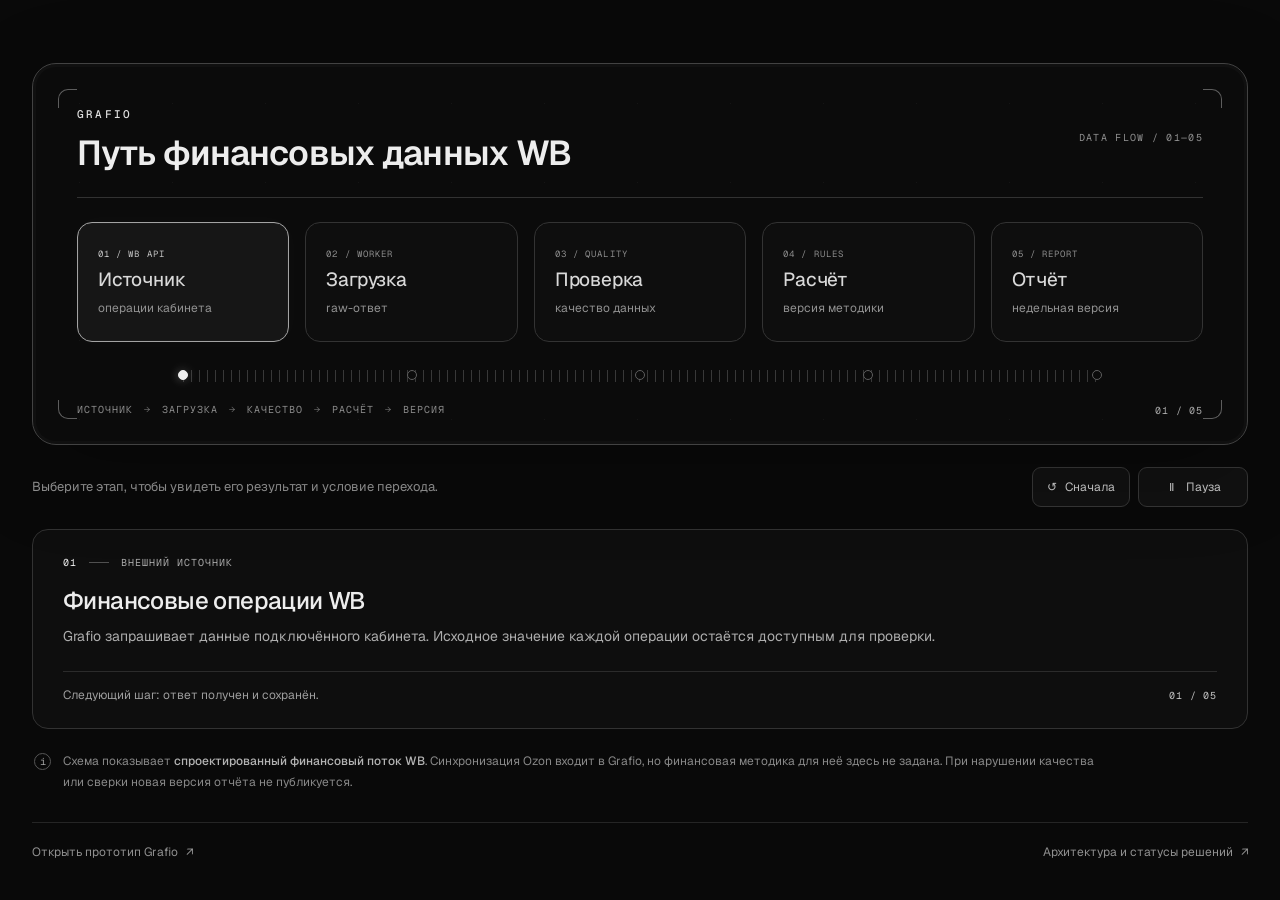
<file: prototype/flow/index.html>
<!doctype html>
<html lang="ru">
<head>
  <meta charset="utf-8">
  <meta name="viewport" content="width=device-width, initial-scale=1">
  <meta name="theme-color" content="#090909">
  <meta name="description" content="Интерактивная схема финансового пути данных WB в Grafio — от получения операций до версии недельного отчёта.">
  <title>Путь финансовых данных WB — Grafio</title>
  <link rel="icon" href="../favicon.ico?v=20261014" sizes="16x16 32x32 48x48 64x64">
  <link rel="icon" type="image/png" href="../favicon-32.png?v=20261014" sizes="32x32">
  <link rel="icon" type="image/svg+xml" href="../favicon.svg?v=20261014" sizes="any">
  <link rel="apple-touch-icon" href="../apple-touch-icon.png?v=20261014" sizes="180x180">
  <link rel="stylesheet" href="flow.css?v=20261015-mono">
</head>
<body>
  <main class="page">
    <section class="diagram" aria-labelledby="page-title">
      <span class="corner corner-tl" aria-hidden="true"></span><span class="corner corner-tr" aria-hidden="true"></span>
      <span class="corner corner-bl" aria-hidden="true"></span><span class="corner corner-br" aria-hidden="true"></span>
      <header class="diagram-header">
        <div><a class="brand" href="../" aria-label="Открыть прототип Grafio">GRAFIO</a><h1 id="page-title">Путь финансовых данных WB</h1></div>
        <span class="diagram-code">DATA FLOW / 01—05</span>
      </header>
      <div class="stages" id="stages" aria-label="Этапы движения данных">
        <div class="track" aria-hidden="true"><div class="track-progress" id="trackProgress"></div></div>
        <button class="stage is-active" type="button" data-step="0" aria-current="step" aria-controls="detail"><span class="stage-index">01 / WB API</span><strong>Источник</strong><small>операции кабинета</small><span class="stage-node" aria-hidden="true"></span></button>
        <button class="stage" type="button" data-step="1" aria-controls="detail"><span class="stage-index">02 / WORKER</span><strong>Загрузка</strong><small>raw-ответ</small><span class="stage-node" aria-hidden="true"></span></button>
        <button class="stage" type="button" data-step="2" aria-controls="detail"><span class="stage-index">03 / QUALITY</span><strong>Проверка</strong><small>качество данных</small><span class="stage-node" aria-hidden="true"></span></button>
        <button class="stage" type="button" data-step="3" aria-controls="detail"><span class="stage-index">04 / RULES</span><strong>Расчёт</strong><small>версия методики</small><span class="stage-node" aria-hidden="true"></span></button>
        <button class="stage" type="button" data-step="4" aria-controls="detail"><span class="stage-index">05 / REPORT</span><strong>Отчёт</strong><small>недельная версия</small><span class="stage-node" aria-hidden="true"></span></button>
      </div>
      <div class="diagram-bottom">
        <p class="route">ИСТОЧНИК <span>→</span> ЗАГРУЗКА <span>→</span> КАЧЕСТВО <span>→</span> РАСЧЁТ <span>→</span> ВЕРСИЯ</p>
        <span class="cycle-position" id="cyclePosition">01 / 05</span>
      </div>
    </section>
    <div class="interaction-bar">
      <p>Выберите этап, чтобы увидеть его результат и условие перехода.</p>
      <div class="controls" aria-label="Воспроизведение схемы">
        <button id="restart" class="control" type="button" aria-label="Начать анимацию сначала"><span aria-hidden="true">↺</span> Сначала</button>
        <button id="toggle" class="control" type="button" aria-label="Остановить анимацию"><span class="toggle-icon" aria-hidden="true">Ⅱ</span><span class="toggle-label">Пауза</span></button>
      </div>
    </div>
    <section class="detail" id="detail" aria-labelledby="detailTitle" aria-live="off" aria-atomic="true">
      <div class="detail-kicker"><span id="detailNumber">01</span><span class="detail-divider" aria-hidden="true"></span><span id="detailKind">ВНЕШНИЙ ИСТОЧНИК</span></div>
      <h2 id="detailTitle">Финансовые операции WB</h2>
      <p id="detailText">Grafio запрашивает данные подключённого кабинета. Исходное значение каждой операции остаётся доступным для проверки.</p>
      <div class="detail-footer"><span id="detailCondition">Следующий шаг: ответ получен и сохранён.</span><span class="detail-progress" id="detailProgress">01 / 05</span></div>
    </section>
    <aside class="scope" aria-label="Граница схемы"><span class="scope-mark" aria-hidden="true">i</span><p>Схема показывает <strong>спроектированный финансовый поток WB</strong>. Синхронизация Ozon входит в Grafio, но финансовая методика для неё здесь не задана. При нарушении качества или сверки новая версия отчёта не публикуется.</p></aside>
    <footer class="footer"><a href="../">Открыть прототип Grafio <span aria-hidden="true">↗</span></a><a href="https://github.com/onlyuncia/grafio-product-docs/blob/main/docs/architecture/README.md">Архитектура и статусы решений <span aria-hidden="true">↗</span></a></footer>
  </main>
  <script src="flow.js?v=20261015-mono"></script>
</body>
</html>
</file>
<file: prototype/styles.css>
@font-face{font-family:Geist;src:url('./fonts/Geist-Variable.woff2') format('woff2');font-style:normal;font-weight:100 900;font-display:block}
@font-face{font-family:Geist Mono;src:url('./fonts/GeistMono-Variable.woff2') format('woff2');font-style:normal;font-weight:100 900;font-display:block}
:root{
  /* 12.7 «Оформление»: базовая палитра лежит в *-base, а рабочие токены — её оттенок.
     Механика та же, что в frontend/src/styles/globals.css: surface = color-mix(base, white lift).
     Смещение считается от 33 % (утверждённый вид мокапа), поэтому по умолчанию
     --brightness-amount:0% и color-mix отдаёт базовый цвет без изменения — ни один
     согласованный раздел не сдвигается, пока пользователь не тронул слайдер. */
  --brightness-amount:0%;--brightness-target:white;
  --canvas-base:#0a0a0a;--card-base:#202020;--card2-base:#1a1a1a;--glass-base:rgba(24,24,24,.88);
  --border-base:rgba(255,255,255,.075);--border-hover-base:rgba(255,255,255,.14);
  /* --surface — полосы контролов (док товаров, зум, вкладки студии), --field — поля ввода.
     Оба лежат в палитре темы: без них раздел перекрашивался бы «островками». */
  --surface-base:rgba(21,21,23,.72);--field-base:#222224;--field-ro-base:#1d1d1f;
  --canvas:color-mix(in oklab, var(--canvas-base), var(--brightness-target) var(--brightness-amount));
  --card:color-mix(in oklab, var(--card-base), var(--brightness-target) var(--brightness-amount));
  --card-2:color-mix(in oklab, var(--card2-base), var(--brightness-target) var(--brightness-amount));
  --glass:color-mix(in oklab, var(--glass-base), var(--brightness-target) var(--brightness-amount));
  --surface:color-mix(in oklab, var(--surface-base), var(--brightness-target) var(--brightness-amount));
  --field:color-mix(in oklab, var(--field-base), var(--brightness-target) var(--brightness-amount));
  --field-ro:color-mix(in oklab, var(--field-ro-base), var(--brightness-target) var(--brightness-amount));
  --border:color-mix(in oklab, var(--border-base), var(--brightness-target) var(--brightness-amount));
  --border-hover:color-mix(in oklab, var(--border-hover-base), var(--brightness-target) var(--brightness-amount));
  --text:#fafafa;--text-2:#a1a1aa;--muted:#6c6c74;--hover:rgba(255,255,255,.06);
  --green:#22c55e;--red:#ef4444;--yellow:#eab308;
  --margin:#ff984e;--cost:#78bd89;--commission:#4b84e6;--logistics:#ef4639;
  --marketing:#2fa45c;--acquiring:#e8b119;--other:#87909e;
  /* --color-selection в оригинале (frontend/src/styles/globals.css) — белый маркер выделения. */
  --color-selection:#fafafa;
  --sidebar:256px;--radius:12px;--ease-out:cubic-bezier(.32,.72,0,1);--ease-sidebar:cubic-bezier(.42,0,.58,1);
  --motion-fast:140ms;--motion-ui:220ms;--motion-panel:320ms;
}
/* Темы раздела «Аккаунт» — те же четыре палитры, что в AppearanceTab.tsx, только на
   мокапных токенах. lifted не переопределён: это и есть :root, то есть утверждённый вид
   §12.1–§12.6. Значения canvas/widget/border совпадают с превью пресетов в app.js,
   surface (--card-base) поднят на те же +6 к каналу, что и в lifted (#1a1a1a → #202020). */
[data-theme="baseline"]{
  --canvas-base:#000000;--card-base:#202020;--card2-base:#1a1a1a;--glass-base:rgba(26,26,26,.88);
  --border-base:rgba(255,255,255,.04);--border-hover-base:rgba(255,255,255,.08);
}
[data-theme="warm"]{
  --canvas-base:#0d0c0a;--card-base:#22201d;--card2-base:#1c1a17;--glass-base:rgba(24,22,19,.88);
  --border-base:rgba(245,230,205,.07);--border-hover-base:rgba(245,230,205,.14);
  --surface-base:rgba(24,22,19,.72);--field-base:#24221f;--field-ro-base:#1f1d1a;
}
[data-theme="airy"]{
  --canvas-base:#111111;--card-base:#252525;--card2-base:#1f1f1f;--glass-base:rgba(28,28,28,.85);
  --border-base:rgba(255,255,255,.08);--border-hover-base:rgba(255,255,255,.14);
  --surface-base:rgba(28,28,28,.72);--field-base:#27272a;--field-ro-base:#222225;
}
*{box-sizing:border-box}
html,body{margin:0;width:100%;height:100%;overflow:hidden;background:var(--canvas);color:var(--text);font-family:Geist,system-ui,sans-serif;font-synthesis:none;text-rendering:optimizeLegibility}
button,input,select{font:inherit;color:inherit}
button{cursor:pointer}
button:focus-visible,select:focus-visible,input:focus-visible{outline:none;border-color:rgba(255,255,255,.22);box-shadow:0 0 0 3px rgba(255,255,255,.04)}
.svg-sprite{position:absolute;width:0;height:0;overflow:hidden}
svg{width:18px;height:18px;fill:none;stroke:currentColor;stroke-width:1.55;stroke-linecap:round;stroke-linejoin:round}
/* --mood-alpha нужен как @property, а не как обычная переменная: «Дыхание» в оригинале
   (@keyframes grafio-canvas-breathe) трогает opacity отдельного фонового слоя, но в мокапе
   узор лежит на элементе, который несёт и содержимое, — opacity погасил бы весь интерфейс.
   Наследуемость выключена (inherits:false), как в globals.css: запись не инвалидирует поддерево. */
@property --mood-alpha{syntax:'<number>';inherits:false;initial-value:.105}
/* clip, а не visible: скроллпорт канваса выпущен за рабочую область (см. .canvas), и содержимое
   скрытых секций за её пределами сделало бы body прокручиваемым — фокус на кнопке в футере
   сдвигал бы всю страницу. Клиппинг ровно по краю окна, поэтому сам вылет не теряется. */
.app-shell{--bleed-left:calc(var(--sidebar) + 20px);height:100%;overflow:clip;display:grid;grid-template-columns:var(--sidebar) 1fr;gap:10px;padding:10px;background:var(--canvas);transition:grid-template-columns 400ms var(--ease-sidebar);will-change:grid-template-columns}
.app-shell.is-collapsed{--sidebar:46px}
/* Сетка холста из «Оформления»: data-canvas-mood на <html> перекрашивает узор ровно так же,
   как [data-canvas-mood] .bg-canvas-grid в globals.css (те же паттерны и размеры).
   «Точки» — минимальный узор, он же базовый, поэтому своего правила не имеет.
   Слой живёт на скроллпорте сцены, а не на .app-shell: по QODER-RECONCILIATION-TEAM-SECURITY-SPEC
   §1/§7 точки остаются только в «Моём дашборде», и ни одна новая панель, модалка или fixed-view
   не получают своей сетки. Цена решения — «Оформление» вне дашборда ничего не меняет в фоне. */
[data-canvas-mood="blank"] .dashboard-stage-wrap{background-image:none}
[data-canvas-mood="crosses"] .dashboard-stage-wrap{background-image:url("data:image/svg+xml;utf8,%3Csvg xmlns='http://www.w3.org/2000/svg' width='24' height='24'%3E%3Cg stroke='rgba(255,255,255,0.16)' stroke-width='0.75' stroke-linecap='round'%3E%3Cline x1='12' y1='9' x2='12' y2='15'/%3E%3Cline x1='9' y1='12' x2='15' y2='12'/%3E%3C/g%3E%3C/svg%3E");background-size:24px 24px}
[data-canvas-mood="lines"] .dashboard-stage-wrap{background-image:linear-gradient(to bottom,rgb(255 255 255 / .08) .5px,transparent .5px);background-size:100% 16px}
[data-canvas-mood="graph"] .dashboard-stage-wrap{background-image:radial-gradient(circle,rgb(255 255 255 / .12) 1px,transparent 1px),radial-gradient(circle,rgb(255 255 255 / .05) .5px,transparent .5px);background-size:32px 32px,8px 8px}
[data-canvas-mood="rings"] .dashboard-stage-wrap{background-image:url("data:image/svg+xml;utf8,%3Csvg xmlns='http://www.w3.org/2000/svg' width='32' height='32'%3E%3Cg fill='none' stroke='rgba(255,255,255,0.10)' stroke-width='0.5'%3E%3Ccircle cx='16' cy='16' r='2.5'/%3E%3Ccircle cx='16' cy='16' r='5.5' opacity='0.6'/%3E%3Ccircle cx='16' cy='16' r='10' opacity='0.3'/%3E%3C/g%3E%3C/svg%3E");background-size:32px 32px}
[data-canvas-mood="breathe"] .dashboard-stage-wrap{background-image:radial-gradient(circle,rgb(255 255 255 / var(--mood-alpha)) 1.25px,transparent 1.5px);background-size:16px 16px;animation:grafioCanvasBreathe 6s ease-in-out infinite}
@keyframes grafioCanvasBreathe{0%,100%{--mood-alpha:.058}50%{--mood-alpha:.105}}
@media(prefers-reduced-motion:reduce){[data-canvas-mood="breathe"] .dashboard-stage-wrap{animation:none}}
.glass{background:var(--glass);border:1px solid transparent;box-shadow:inset 0 1px 0 rgba(255,255,255,.05),0 8px 28px rgba(0,0,0,.25);backdrop-filter:blur(22px) saturate(150%)}
.sidebar{position:relative;z-index:30;height:calc(100vh - 20px);border-radius:13px;display:flex;flex-direction:column;padding:7px 8px;overflow:hidden}
.sidebar:after,.toolbar:after,.sheet-chrome:after,.zoom-control:after,.dashboard-kpi-settings:after,.dashboard-minimap:after{content:'';position:absolute;inset:0;border-radius:inherit;padding:1px;background:radial-gradient(circle 115px at var(--rail-x,100%) var(--rail-y,50%),rgba(255,255,255,.22),transparent 72%);mask:linear-gradient(#fff 0 0) content-box,linear-gradient(#fff 0 0);mask-composite:exclude;pointer-events:none;opacity:var(--rail-active,0);transition:opacity var(--motion-ui)}
.brand{position:relative;height:32px;display:flex;align-items:center;padding:0 8px;gap:12px;white-space:nowrap;transition:padding var(--motion-panel) var(--ease-out),gap var(--motion-panel) var(--ease-out)}
.g-logo{width:24px;height:24px;flex:0 0 24px;color:#d4d4d8;opacity:.86;overflow:visible}
.g-logo circle{stroke:none;transform-box:fill-box;transform-origin:center;animation:heatmapPulse 2.4s ease-in-out infinite}
.g-logo circle:nth-child(3n+1){animation-delay:-.43s}.g-logo circle:nth-child(3n+2){animation-delay:-.86s}.g-logo circle:nth-child(3n){animation-delay:-1.29s}
@keyframes heatmapPulse{0%,100%{opacity:.35;transform:scale(.9)}50%{opacity:1;transform:scale(1)}}
.brand-separator{width:1px;height:20px;flex:0 0 1px;background:var(--border);transition:opacity 200ms ease 50ms,width var(--motion-panel) var(--ease-out)}
.brand-name{font-size:13px;letter-spacing:.14em;font-weight:650;color:#c7c7cb;overflow:hidden;transition:opacity 200ms ease 50ms,max-width var(--motion-panel) var(--ease-out);max-width:90px}
.nav-main{display:flex;flex-direction:column;gap:3px;margin-top:7px;flex:1;transition:margin-top var(--motion-panel) var(--ease-out)}
.nav-footer{display:flex;flex-direction:column;gap:3px}
.nav-item{height:36px;width:100%;border:0;border-radius:7px;background:transparent;color:#b9b9bf;display:flex;align-items:center;gap:10px;padding:0 14px;white-space:nowrap;text-align:left;overflow:hidden;transition:background var(--motion-fast),color var(--motion-fast),transform var(--motion-fast),padding var(--motion-panel) var(--ease-out),gap var(--motion-panel) var(--ease-out)}
.nav-icon{width:18px;height:18px;flex:0 0 18px;display:grid;place-items:center;overflow:visible!important}
.nav-item svg{width:18px;height:18px;flex:0 0 18px}
.nav-label{font-size:13px;overflow:hidden;text-overflow:ellipsis;max-width:160px;opacity:1;transition:opacity 200ms ease 50ms}
.nav-item kbd,.nav-item .count{margin-left:auto;font:10px 'Geist Mono',monospace;padding:3px 6px;border:1px solid var(--border);border-radius:4px;background:rgba(255,255,255,.035);color:#85858e}
.nav-item .count{min-width:24px;text-align:center}
.nav-item:hover{background:var(--hover);color:#fff}.nav-item:active{transform:scale(.985)}
.nav-item.is-active{background:#f5f5f5;color:#171717}
.nav-item.is-active kbd,.nav-item.is-active .count{border-color:#b7b7bb;background:#fff;color:#63636b}
.profile{margin-top:10px;border-top:1px solid var(--border);padding:12px 7px 4px;display:flex;align-items:center;gap:10px;white-space:nowrap;transition:padding var(--motion-panel) var(--ease-out),gap var(--motion-panel) var(--ease-out)}
.avatar{width:28px;height:28px;display:grid;place-items:center;border-radius:7px;background:#343438;font-weight:650;font-size:11px;flex:0 0 28px}
.profile-copy{display:flex;flex-direction:column;min-width:0}.profile-copy strong{font-size:12px}.profile-copy small{font-size:11px;color:var(--muted);overflow:hidden;text-overflow:ellipsis}
/* Две квадратные кнопки справа от роли и почты: та же геометрия, что у аватара (28/radius 7),
   чтобы блок читался одной строкой, а не тремя разноразмерными элементами. */
.profile-actions{display:flex;gap:6px;margin-left:auto;flex:0 0 auto}
.profile-action{width:28px;height:28px;flex:0 0 28px;border:1px solid var(--border);border-radius:7px;background:rgba(255,255,255,.035);color:#a2a2aa;display:grid;place-items:center;transition:background var(--motion-fast),color var(--motion-fast),border-color var(--motion-fast),transform var(--motion-fast)}
.profile-action svg{width:15px;height:15px}
.profile-action:hover{background:var(--hover);border-color:var(--border-hover);color:#fff}
.profile-action:active{transform:scale(.94)}
/* В 30px колонку свёрнутого сайдбара две кнопки по ширине не встают (28+6+28), поэтому они
   складываются вертикально, а column-reverse держит аватар у нижней границы блока — его позиция
   между двумя состояниями не меняется, футер растёт только вверх.
   align-items:flex-start, а не center: во время анимации ширина ещё старая, и центрированный
   футер уезжал вправо от линейки навигационных иконок на 170 px. Отступ в 1 px даёт в конце
   тот же центр 33 px, что и у иконок разделов. */
.is-collapsed .profile-actions{margin-left:0;flex-direction:column}
.is-collapsed .profile-copy{height:0}
.is-collapsed .brand-name,.is-collapsed .brand-separator,.is-collapsed .nav-label,.is-collapsed .nav-item kbd,.is-collapsed .nav-item .count,.is-collapsed .profile-copy{opacity:0;pointer-events:none}.is-collapsed .profile-copy{width:0;max-width:0;overflow:hidden}
.is-collapsed .sidebar{padding-left:7px;padding-right:7px}.is-collapsed .brand{padding:0 3px;gap:0}.is-collapsed .brand:after{content:'';position:absolute;left:50%;bottom:-10px;width:20px;height:1px;background:var(--border);transform:translateX(-50%)}.is-collapsed .nav-main{margin-top:23px}.is-collapsed .nav-item{height:32px;padding:0 6px;gap:0}.is-collapsed .profile{flex-direction:column-reverse;align-items:flex-start;padding-left:1px;padding-right:1px;gap:4px}
/* overflow:visible — нужен, чтобы скроллпорт канваса (.canvas ниже) мог выйти за рабочую
   область под плавающие панели. min-width:0 держит сетку от растягивания содержимым. */
.workspace{position:relative;min-width:0;height:calc(100vh - 20px);overflow:visible}
.toolbar{position:absolute;z-index:25;top:0;left:10px;right:12px;height:46px;border-radius:13px;display:flex;align-items:center;padding:0 10px;gap:4px;white-space:nowrap;overflow:visible;container-type:inline-size;container-name:toolbar}
.toolbar-title{font-size:12px;letter-spacing:.1em;margin:0 4px;color:#e6e6e8}
.mode-trigger{border-color:var(--border);background:rgba(255,255,255,.025)}.mode-trigger>svg:first-child{width:15px;height:15px}.is-admin .mode-trigger,.is-admin .mode-divider,.is-plans .mode-trigger,.is-plans .mode-divider,.is-plans .period-trigger,.is-plans #versionButton,.is-plans .scenario-control,.mode-dashboard .mode-trigger,.mode-dashboard .mode-divider{display:none}
.divider{width:1px;height:20px;background:var(--border);margin:0 6px}
.toolbar-spacer{flex:1}.tool-button,.icon-button{height:32px;border:1px solid transparent;border-radius:7px;background:transparent;color:#d5d5d8;display:inline-flex;align-items:center;gap:7px;padding:0 9px;font-size:12px;transition:background var(--motion-fast),color var(--motion-fast),border-color var(--motion-fast),transform var(--motion-fast)}
.tool-button:hover,.icon-button:hover{background:var(--hover);color:#fff}.tool-button:active,.icon-button:active{transform:scale(.97)}.tool-button[aria-expanded="true"]{background:rgba(255,255,255,.085);border-color:var(--border-hover);color:#fff}.icon-button{width:32px;padding:0;justify-content:center}.sidebar-trigger{width:32px;min-width:32px;flex:0 0 32px}.mobile-sidebar{display:none}.chevron-down{width:13px;height:13px;color:#6f6f77;transition:transform var(--motion-ui) var(--ease-out)}[aria-expanded="true"]>.chevron-down{transform:rotate(180deg)}
.mp-mark{font:700 10px 'Geist Mono';letter-spacing:.04em;border:1px solid var(--border-hover);border-radius:5px;padding:3px 4px}
.version-dot{width:7px;height:7px;border-radius:50%;background:var(--green);box-shadow:0 0 0 3px rgba(34,197,94,.1)}
.scenario-control{height:32px;display:flex;align-items:center;gap:6px;color:var(--muted);font-size:11px;position:relative}.scenario-trigger{height:30px;min-width:154px;border:1px solid var(--border-hover);border-radius:7px;background:#0a0a0a;padding:0 8px 0 10px;color:var(--muted);display:flex;align-items:center;justify-content:space-between;gap:8px;transition:background var(--motion-fast),color var(--motion-fast),box-shadow var(--motion-fast)}.scenario-trigger:hover{background:#0a0a0a;color:#f1f1f3}.scenario-trigger[aria-expanded="true"]{background:#0a0a0a;color:#f1f1f3;box-shadow:0 0 0 3px rgba(255,255,255,.04)}.scenario-trigger svg{width:13px;height:13px;transition:transform var(--motion-ui) var(--ease-out)}.scenario-trigger[aria-expanded="true"] svg{transform:rotate(180deg)}
.select-popover,.context-menu{position:absolute;z-index:90;border:1px solid transparent;border-radius:14px;background:var(--glass);box-shadow:inset 0 1px 0 rgba(255,255,255,.05),0 8px 28px rgba(0,0,0,.25);backdrop-filter:blur(22px) saturate(150%);padding:0 16px;overflow:hidden;opacity:0;transform:translateY(-6px) scale(.985);pointer-events:none;visibility:hidden;transition:opacity var(--motion-fast),transform var(--motion-ui) var(--ease-out),visibility 0s var(--motion-ui)}
.select-popover{top:auto;right:auto;width:330px;transform-origin:top right}.select-popover.is-open,.context-menu.is-open{opacity:1;transform:none;pointer-events:auto;visibility:visible;transition:opacity var(--motion-fast),transform var(--motion-ui) var(--ease-out),visibility 0s}
.popover-header{display:flex;flex-direction:column;gap:5px;padding:16px 0 13px;border-bottom:1px solid var(--border)}.popover-header>span{font-size:9px;line-height:1;letter-spacing:.15em;color:#74747d}.popover-header>strong{font-size:15px;line-height:1.2;font-weight:650;color:#f0f0f2}.popover-options{display:flex;flex-direction:column}.select-popover button,.context-menu button{width:100%;min-height:58px;border:0;border-bottom:1px solid rgba(255,255,255,.065);border-radius:0;background:transparent;color:#d9d9dd;display:flex;align-items:center;gap:11px;padding:10px 2px;text-align:left;transition:background var(--motion-fast),color var(--motion-fast),padding var(--motion-fast)}.select-popover button:hover,.select-popover button.is-focused,.context-menu button:hover,.context-menu button.is-focused{background:rgba(255,255,255,.035);color:#fff;padding-left:7px;padding-right:7px}.popover-copy{min-width:0;flex:1;display:flex;flex-direction:column;gap:4px;overflow:hidden}.popover-copy strong{overflow:hidden;text-overflow:ellipsis;font-size:12px;line-height:1.2;font-weight:560;white-space:nowrap}.popover-copy small{overflow:hidden;text-overflow:ellipsis;color:#777780;font-size:10px;line-height:1.25;white-space:nowrap}.menu-mark{width:30px;flex:0 0 30px;color:#85858e;font:650 9px 'Geist Mono';letter-spacing:.04em}.select-popover .menu-check,.context-menu .menu-check{width:14px;height:14px;margin-left:auto;opacity:0;flex:0 0 14px;color:#f1f1f3}.select-popover button[aria-selected="true"] .menu-check,.context-menu button[aria-checked="true"] .menu-check{opacity:1}.select-popover button[aria-selected="true"] .popover-copy strong,.context-menu button[aria-checked="true"] .popover-copy strong{color:#fff}.popover-footer{min-height:42px;display:flex;align-items:center;color:#686870;font-size:9px}.context-menu{top:52px;width:336px;transform-origin:top left}
.tooltip{position:fixed;z-index:120;max-width:240px;border:1px solid rgba(255,255,255,.1);border-radius:6px;background:rgba(25,25,27,.96);box-shadow:0 8px 32px rgba(0,0,0,.5);backdrop-filter:blur(22px) saturate(150%);padding:6px 9px;color:#ededf0;font-size:11px;line-height:1.35;white-space:pre-line;opacity:0;transform:scale(.96);pointer-events:none;visibility:hidden;transition:opacity var(--motion-fast),transform var(--motion-fast),visibility 0s var(--motion-fast)}.tooltip.is-visible{opacity:1;transform:scale(1);visibility:visible;transition:opacity var(--motion-fast),transform var(--motion-fast),visibility 0s}.tooltip:before{content:'';position:absolute;width:7px;height:7px;background:inherit;transform:rotate(45deg)}.tooltip[data-side="right"]{transform-origin:left center}.tooltip[data-side="right"]:before{border-left:1px solid rgba(255,255,255,.1);border-bottom:1px solid rgba(255,255,255,.1);left:-4px;top:50%;margin-top:-4px}.tooltip[data-side="top"]{transform-origin:center bottom}.tooltip[data-side="top"]:before{border-right:1px solid rgba(255,255,255,.1);border-bottom:1px solid rgba(255,255,255,.1);bottom:-4px;left:50%;margin-left:-4px}.tooltip[data-side="bottom"]{transform-origin:center top}.tooltip[data-side="bottom"]:before{border-left:1px solid rgba(255,255,255,.1);border-top:1px solid rgba(255,255,255,.1);top:-4px;left:50%;margin-left:-4px}
/* Скроллпорт канваса дотянут до края окна: содержимое уходит под тулбар и сайдбар, а не
   режется линией рабочей области. Поля ровно на столько же больше вылета, поэтому поток
   стоит там же, где стоял. Левый вылет зависит от ширины сайдбара, и его переводим
   тем же переходом, что и сетку, — иначе при сворачивании контент дёрнется. */
.canvas{position:absolute;top:-10px;right:-10px;bottom:-10px;left:calc(-1 * var(--bleed-left));overflow:auto;padding:78px 28px 28px calc(var(--bleed-left) + 18px);scroll-padding-top:78px;scrollbar-gutter:stable;transition:left 400ms var(--ease-sidebar),padding-left 400ms var(--ease-sidebar)}.canvas::-webkit-scrollbar{width:6px}.canvas::-webkit-scrollbar-track{background:transparent}.canvas::-webkit-scrollbar-thumb{background:#39393d;border-radius:6px}.mode-dashboard:not(.is-admin) .canvas{padding-bottom:92px}.mode-dashboard #reportView .report-grid{transform:scale(var(--dashboard-zoom,1));transform-origin:top left;transition:transform var(--motion-ui) var(--ease-out)}
.view.is-hidden,.is-hidden{display:none!important}
.report-grid{width:min(1450px,100%);margin:0 auto;display:grid;grid-template-columns:minmax(0,1.7fr) minmax(300px,.7fr);gap:16px}
.card{background:var(--card);border:1px solid transparent;border-radius:var(--radius);box-shadow:inset 0 1px 0 rgba(255,255,255,.055)}
.quality-strip{grid-column:1/-1;min-height:48px;padding:8px 14px;display:flex;align-items:center;gap:8px}
.quality-summary{display:flex;align-items:center;gap:8px;margin-right:auto}.quality-summary-copy{display:flex;align-items:baseline;gap:9px}.quality-kind{font-size:8px;font-weight:650;letter-spacing:.12em;color:#66666e}.quality-value{display:flex;align-items:baseline;gap:4px}.quality-summary strong{font-size:13px}.quality-summary small{font-size:11px;color:var(--muted)}
.status-light{width:7px;height:7px;border-radius:50%;display:inline-block;background:var(--muted)}.status-light.good{background:var(--green);box-shadow:0 0 0 3px rgba(34,197,94,.1)}.status-light.bad{background:var(--red)}.status-light.warning{background:var(--yellow);box-shadow:0 0 0 3px rgba(234,179,8,.1)}
.status-chip{height:25px;display:inline-flex;align-items:center;gap:7px;border-radius:999px;padding:0 9px;background:rgba(255,255,255,.055);color:#c8c8cc;font-size:11px;border:1px solid transparent}
.status-chip.good{color:#a7e7b9;background:rgba(34,197,94,.08)}.status-chip.warning{color:#f3d46a;background:rgba(234,179,8,.08)}.status-chip.danger{color:#ff9d9d;background:rgba(239,68,68,.08)}.status-chip.muted{color:#8c8c94}
.notice{grid-column:1/-1;padding:12px 14px;display:flex;align-items:center;gap:12px;border-color:transparent;background:#25231c}.notice>svg{color:var(--yellow);flex:0 0 18px}.notice div{flex:1}.notice strong{font-size:13px}.notice p{margin:3px 0 0;color:var(--text-2);font-size:12px}.notice button{border:1px solid transparent;border-radius:7px;background:transparent;padding:7px 11px;font-size:11px}.notice button:hover{background:var(--hover)}
.kpi-grid{grid-column:1/-1;display:grid;grid-template-columns:repeat(6,minmax(150px,1fr));gap:12px}
.kpi{position:relative;min-height:120px;padding:14px;display:flex;flex-direction:column;overflow:hidden;isolation:isolate;transition:transform var(--motion-ui) var(--ease-out),border-color var(--motion-ui),box-shadow var(--motion-ui),background var(--motion-ui);will-change:transform}.kpi>:not(.kpi-icon){position:relative;z-index:1}.kpi:hover{transform:translateY(-2px);background:#212121;box-shadow:inset 0 2px 0 rgba(255,255,255,.72),0 10px 24px rgba(0,0,0,.2)}.kpi-icon{position:absolute;z-index:1;right:13px;top:12px;width:24px;height:24px;display:grid;place-items:center;border-radius:6px;background:rgba(255,255,255,.07);color:#a2a2aa;transition:transform var(--motion-ui) var(--ease-out),background var(--motion-ui),color var(--motion-ui),box-shadow var(--motion-ui)}.kpi:hover .kpi-icon{transform:translateY(-1px) scale(1.04);background:rgba(255,255,255,.1);color:#f1f1f3;box-shadow:0 4px 12px rgba(0,0,0,.18)}.kpi-icon svg{width:14px;height:14px;stroke-width:1.5}
.kpi-label{font-size:11px;letter-spacing:.04em;color:#cfd0d4;padding-right:32px}.kpi-unit{margin-top:16px;font-size:9px;letter-spacing:.16em;color:#696971;font-weight:650}.kpi strong{margin-top:7px;font:650 20px 'Geist Mono',monospace;letter-spacing:-.035em}.kpi small{margin-top:auto;color:#8f8f97;font-size:10px}.kpi small.positive,.positive{color:#70d58e}.negative{color:#ff7373}
.structure-card{grid-column:1;min-height:430px;padding:16px;overflow:hidden}.insight-card{grid-column:2;padding:16px;min-height:430px}
.card-header{display:flex;align-items:flex-start;justify-content:space-between;gap:20px}.card-header h2,.case h1,.modal h2,.detail-drawer h2{margin:0;font-size:14px;font-weight:650}.card-header p,.case-title p,.modal header p,.detail-drawer header p{margin:4px 0 0;color:var(--muted);font-size:11px}
.segmented{display:flex;background:#151515;border:1px solid transparent;padding:2px;border-radius:7px}.segmented button{width:32px;height:26px;border:0;border-radius:5px;background:transparent;color:var(--muted);font-size:11px}.segmented button.is-active{background:#f3f3f4;color:#18181a}
.legend{display:flex;flex-wrap:wrap;gap:8px 14px;margin-top:14px}.legend button{border:0;background:transparent;color:#a6a6ad;padding:0;display:flex;align-items:center;gap:6px;font-size:10px;font-weight:400}.legend i{width:7px;height:7px;border-radius:2px}.legend button:hover{color:#fff}
.stack-chart{height:330px;margin-top:12px;display:flex;align-items:flex-end;gap:18px;padding:16px 14px 28px;border-top:1px solid var(--border);background:repeating-linear-gradient(to top,transparent 0,transparent 72px,rgba(255,255,255,.055) 73px)}
.week-column{height:100%;flex:1;min-width:68px;display:flex;flex-direction:column;justify-content:flex-end;align-items:center;position:relative}.week-bar{width:min(78px,80%);height:280px;display:flex;flex-direction:column-reverse;border-radius:5px 5px 2px 2px;overflow:hidden;background:#111;box-shadow:0 0 0 1px rgba(255,255,255,.05)}
.bar-segment{border:0;padding:0;color:#101010;display:flex;align-items:center;justify-content:center;font:400 9px 'Geist Mono';min-height:2px;transition:filter .15s,opacity .15s}.bar-segment:hover{filter:brightness(1.18);z-index:1}.bar-segment span{pointer-events:none}.week-label{position:absolute;bottom:-22px;color:#777780;font-size:10px;font-weight:400;white-space:nowrap}.week-column.current .week-label{color:#d0d0d5}.week-column.current .week-bar{box-shadow:0 0 0 1px rgba(255,255,255,.26),0 0 22px rgba(255,255,255,.035)}
.insights{margin-top:16px;display:flex;flex-direction:column;gap:8px}.insight{display:grid;grid-template-columns:34px 1fr;text-align:left;border:1px solid transparent;background:#191919;border-radius:9px;padding:12px;gap:10px}.insight:hover{background:#1c1c1d}.insight-icon{width:30px;height:30px;border-radius:7px;display:grid;place-items:center;background:rgba(34,197,94,.09);font:650 15px 'Geist Mono'}.insight-icon.neutral{color:#a1a1aa;background:rgba(255,255,255,.05)}.insight span:last-child{display:flex;flex-direction:column;gap:5px}.insight strong{font-size:12px;font-weight:550;line-height:1.3}.insight small{font-size:10px;color:var(--muted);line-height:1.4}
.admin-grid{width:min(1450px,100%);min-height:100%;margin:0 auto;display:grid;grid-template-columns:310px minmax(0,1fr);gap:16px}.queue{padding:14px;align-self:start}.queue .card-header{align-items:center;margin-bottom:12px}.queue-item{width:100%;border:1px solid transparent;border-radius:9px;background:transparent;color:inherit;padding:11px 9px;display:grid;grid-template-columns:32px 1fr auto;align-items:center;gap:9px;text-align:left}.queue-item+.queue-item{margin-top:6px}.queue-item:hover{background:var(--hover)}.queue-item.is-active{background:#2a2a2c;border-color:var(--border)}.queue-icon{width:30px;height:30px;border-radius:7px;display:grid;place-items:center;background:rgba(255,255,255,.05)}.queue-icon.warning{color:#eecb4f;background:rgba(234,179,8,.08)}.queue-icon.danger{color:#ff7a7a;background:rgba(239,68,68,.08)}.queue-copy{display:flex;flex-direction:column;gap:5px;min-width:0}.queue-item strong{font-size:12px}.queue-item small{font-size:10px;color:var(--muted)}.queue-item b{font:10px 'Geist Mono';color:#adadb5}.queue-footer{border-top:1px solid var(--border);margin-top:10px;padding:12px 6px 0;font-size:10px;color:var(--muted);display:flex;align-items:center;gap:9px}.queue-footer .status-light{flex:0 0 7px}
.case{min-height:750px;padding:18px}.case-title{display:flex;justify-content:space-between;align-items:flex-start}.case-id{font:10px 'Geist Mono';color:var(--muted)}.case-title h1{margin-top:5px;font-size:17px}/* Этапы кейса — указатель, а не навигация: интерактивный шаг без действия выглядел бы
   на приёмке сломанным контролом, поэтому это span, а не button. */
.steps{display:grid;grid-template-columns:repeat(4,minmax(0,1fr));gap:6px;margin:20px 0}.steps .step{height:38px;border:1px solid var(--border);border-radius:8px;background:#191919;color:#777780;font-size:10px;display:flex;align-items:center;justify-content:center;gap:5px;padding:0 6px;text-align:center}.steps .step .step-no{display:inline-grid;place-items:center;width:19px;height:19px;flex:0 0 19px;border:1px solid currentColor;border-radius:50%;font:9px 'Geist Mono'}.steps .step.done{color:#a6a6ad;background:#1c1c1e}.steps .step.active{background:#252527;color:#ededf0;border-color:rgba(255,255,255,.22);box-shadow:0 0 0 3px rgba(255,255,255,.04)}
.plans-page{width:min(1180px,100%);margin:0 auto;padding-bottom:28px}.plans-heading{display:flex;align-items:flex-end;justify-content:space-between;gap:20px;margin-bottom:14px}.plans-heading h1{margin:5px 0 0;font-size:23px;letter-spacing:-.03em}.plans-heading p{margin:5px 0 0;color:var(--muted);font-size:12px}.eyebrow{font-size:9px;letter-spacing:.16em;color:#777780}.plans-create-button{display:inline-flex;align-items:center;gap:7px}.plans-create-button svg{width:15px;height:15px;flex:0 0 15px}.plans-context{min-height:62px;display:flex;align-items:center;gap:28px;padding:12px 15px;margin-bottom:14px}.plans-context-item{display:flex;flex-direction:column;gap:5px;min-width:150px}.plans-context-item span{font-size:8px;letter-spacing:.12em;color:#6f6f77}.plans-context-item strong{font-size:12px;font-weight:560}.plans-context>.status-chip{margin-left:auto;gap:7px}.plans-context .status-light{width:6px;height:6px;box-shadow:none}.plans-grid{display:grid;grid-template-columns:minmax(0,1.55fr) minmax(270px,.72fr);gap:14px}.plans-main-card,.plans-history-card,.plan-form-card{padding:16px}.plans-card-heading{display:flex;align-items:flex-start;justify-content:space-between;gap:14px}.plans-card-heading h2{margin:0;font-size:14px}.plans-card-heading p{margin:4px 0 0;color:var(--muted);font-size:10px}.plan-status{display:inline-flex;align-items:center;gap:6px;border:1px solid rgba(34,197,94,.2);border-radius:999px;padding:5px 8px;color:#9ce2ae;background:rgba(34,197,94,.07);font-size:9px}.plan-status .status-light{width:6px;height:6px;box-shadow:none}.plan-metrics{display:grid;grid-template-columns:repeat(3,minmax(0,1fr));gap:9px;margin-top:15px}.plan-metric{min-height:116px;border:1px solid var(--border);border-radius:9px;padding:11px;background:#1a1a1b;display:flex;flex-direction:column;gap:5px}.plan-metric.is-warning{border-color:rgba(234,179,8,.24);background:rgba(234,179,8,.035)}.plan-metric-label{font-size:10px;color:#c9c9ce}.plan-metric-meta{font-size:9px;color:var(--muted)}.plan-metric strong{margin-top:4px;font:650 18px 'Geist Mono';letter-spacing:-.04em}.plan-metric small{margin-top:auto;font-size:9px;color:#8e8e96}.plan-metric small.positive{color:#70d58e}.plan-metric small.warning{color:#e6c75b}.plans-quality{display:flex;align-items:flex-start;gap:8px;margin-top:12px;padding:10px;border:1px solid rgba(234,179,8,.18);border-radius:8px;background:rgba(234,179,8,.045);color:#a7a7ae;font-size:10px;line-height:1.35}.plans-quality svg{width:14px;height:14px;flex:0 0 14px;color:#d7ba4e}.plans-history-card h3{margin:0;font-size:12px}.plans-history-card>p{margin:4px 0 12px;color:var(--muted);font-size:10px}.plan-version{width:100%;border:1px solid var(--border);border-radius:8px;background:#1a1a1b;color:inherit;padding:10px;text-align:left;display:flex;flex-direction:column;gap:5px;margin-top:7px}.plan-version:hover{background:#222224;border-color:var(--border-hover)}.plan-version.is-current{border-color:rgba(255,255,255,.16);background:#242426}.plan-version-top{display:flex;align-items:center;justify-content:space-between;gap:8px}.plan-version-top strong{font:600 11px 'Geist Mono'}.plan-version-top span{font-size:9px;color:#8fda9e}.plan-version small{font-size:9px;color:var(--muted)}.plan-version-change{font-size:9px;color:#bdbdc4}.plans-footer-note{margin-top:11px;color:#686870;font-size:9px;line-height:1.35}.plan-empty{display:grid;place-items:center;min-height:360px;padding:34px;text-align:center}.plan-empty-icon{width:52px;height:52px;border:1px solid var(--border-hover);border-radius:15px;display:grid;place-items:center;color:#aaaab2;background:rgba(255,255,255,.035)}.plan-empty-icon svg{width:25px;height:25px}.plan-empty h2{margin:14px 0 5px;font-size:16px}.plan-empty p{max-width:390px;margin:0;color:var(--muted);font-size:11px;line-height:1.45}.plan-empty .primary-button{margin-top:17px}.plan-form-card{width:100%;max-width:none}.plan-form-header{display:flex;align-items:flex-start;justify-content:space-between;gap:14px}.plan-form-header h2{margin:0;font-size:15px}.plan-form-header p{margin:4px 0 0;color:var(--muted);font-size:10px}.plan-form-close{border:0;background:transparent;color:var(--muted);font-size:11px}.plan-form-close:hover{color:#fff}.plan-form-section{margin-top:16px;padding-top:15px;border-top:1px solid var(--border)}.plan-form-section h3{margin:0 0 11px;font-size:11px}.plan-form-fields{display:grid;grid-template-columns:1fr 1fr 1fr;gap:9px}.plan-form-label{display:flex;flex-direction:column;gap:6px;color:var(--muted);font-size:9px}.plan-form-card input:not([type="checkbox"]){height:36px;border:1px solid var(--border);border-radius:7px;background:var(--field);padding:0 9px;color:#d7d7dc;font-size:11px}.plan-form-card .plan-field-select{width:100%}.plan-form-card .plan-field-select .field-select-trigger{height:36px}.plan-targets{border:1px solid var(--border);border-radius:9px;overflow:visible}.plan-targets-head,.plan-target-row{display:grid;grid-template-columns:1.25fr .8fr .8fr 1fr 1fr;gap:10px;align-items:center;padding:9px 11px}.plan-targets-head{background:#181819;color:#6f6f77;font-size:8px;letter-spacing:.09em}.plan-target-row{border-top:1px solid rgba(255,255,255,.045);font-size:10px}.plan-target-row:first-of-type{border-top:0}.plan-target-row strong{font-weight:560}.plan-form-card .plan-target-row input{height:31px;font-size:10px}.plan-target-row .target-unit{color:#a8a8b0}.plan-inline-select,.plan-inline-select .field-select-trigger{min-width:0}.plan-inline-select .field-select-trigger{height:31px;padding:0 7px;font-size:10px}.plan-inline-select .field-select-trigger svg{width:12px;height:12px}.plan-form-check{position:relative;display:flex;align-items:center;gap:8px;margin-top:11px;color:#a7a7ae;font-size:10px;cursor:pointer}.plan-form-check input{position:absolute;width:1px;height:1px;margin:0;padding:0;opacity:0;pointer-events:none}.plan-form-check .check-control{width:16px;height:16px;flex:0 0 16px}.plan-form-check:hover .check-control{border-color:rgba(255,255,255,.22);background:#28282a}.plan-form-check input:checked+.check-control{border-color:#eeeeef;background:#eeeeef}.plan-form-check input:checked+.check-control svg{opacity:1;transform:scale(1)}.plan-form-check input:focus-visible+.check-control{border-color:rgba(255,255,255,.28);box-shadow:0 0 0 3px rgba(255,255,255,.055)}.plan-form-check:active .check-control{transform:scale(.92)}.plan-form-actions{display:flex;justify-content:flex-end;gap:8px;margin-top:16px}.plan-form-actions button{min-height:36px}.plan-summary{display:flex;align-items:flex-start;gap:8px;margin-top:12px;padding:10px;border:1px solid var(--border);border-radius:8px;background:rgba(255,255,255,.025);color:#a7a7ae;font-size:10px;line-height:1.35}.plan-summary svg{width:14px;height:14px;flex:0 0 14px;color:#8d8d95}
.case-columns{display:grid;grid-template-columns:minmax(0,1fr) 270px;gap:16px}.case-main{display:flex;flex-direction:column;gap:12px}.case-section,.validation-panel{border:1px solid var(--border);border-radius:10px;background:#191919;padding:14px}.case-section h3,.validation-panel h3{font-size:12px;margin:0 0 12px}.evidence-grid{display:grid;grid-template-columns:1fr 1.4fr;gap:8px}.evidence-grid div{border-radius:7px;background:#212123;padding:9px;display:flex;flex-direction:column;gap:5px}.evidence-grid span,label{font-size:10px;color:var(--muted)}.evidence-grid strong,.evidence-grid code{font:11px 'Geist Mono';color:#d9d9dd}.case-section label{display:flex;flex-direction:column;gap:6px;margin-bottom:9px}.case-section input,.case-section select{height:35px;border:1px solid var(--border);border-radius:7px;background:var(--field);padding:0 9px;color:#d7d7dc;font-size:11px}.case-section input:focus{outline:0;border-color:rgba(255,255,255,.22);box-shadow:0 0 0 3px rgba(255,255,255,.04)}.field-row{display:grid;grid-template-columns:1fr 1fr;gap:9px}.case-section .check-row{position:relative;flex-direction:row;align-items:center;gap:8px;color:#b1b1b8;cursor:pointer}.check-row input{position:absolute;width:1px;height:1px;margin:0;padding:0;opacity:0;pointer-events:none}.check-control{width:16px;height:16px;flex:0 0 16px;border:1px solid var(--border-hover);border-radius:4px;background:#222224;display:grid;place-items:center;color:#171719;transition:background var(--motion-fast),border-color var(--motion-fast),box-shadow var(--motion-fast),transform var(--motion-fast)}.check-control svg{width:11px;height:11px;stroke-width:2.3;opacity:0;transform:scale(.65);transition:opacity var(--motion-fast),transform var(--motion-fast)}.check-row:hover .check-control{border-color:rgba(255,255,255,.22);background:#28282a}.check-row input:checked+.check-control{border-color:#eeeeef;background:#eeeeef}.check-row input:checked+.check-control svg{opacity:1;transform:scale(1)}.check-row input:focus-visible+.check-control{border-color:rgba(255,255,255,.28);box-shadow:0 0 0 3px rgba(255,255,255,.055)}.check-row:active .check-control{transform:scale(.92)}.option-grid{display:grid;grid-template-columns:1fr 1fr;gap:8px}.option{border:1px solid var(--border);border-radius:8px;background:#212123;padding:10px;text-align:left;display:flex;flex-direction:column;gap:4px}.option.is-active{background:#252527;border-color:rgba(255,255,255,.22);box-shadow:0 0 0 3px rgba(255,255,255,.04)}.option strong{font-size:11px}.option small{font-size:10px;color:var(--muted)}.application-summary{display:flex;align-items:flex-start;gap:8px;margin-top:10px;padding:9px 10px;border:1px solid var(--border);border-radius:8px;background:rgba(255,255,255,.025);color:#a7a7ae;font-size:10px;line-height:1.4}.application-summary svg{width:14px;height:14px;flex:0 0 14px;color:#7d7d85}.forward-settings{display:grid;grid-template-columns:160px minmax(0,1fr);gap:9px;margin-top:12px;padding-top:12px;border-top:1px solid var(--border)}.forward-settings.is-hidden{display:none}.forward-settings label{margin:0}
.validation-panel{display:flex;flex-direction:column;align-self:start}.validation-state{border:1px solid var(--border);border-radius:8px;padding:10px;display:flex;flex-direction:column;gap:4px}.validation-state span{font-size:9px;letter-spacing:.11em;color:var(--muted)}.validation-state strong{font:650 17px 'Geist Mono'}.validation-state small{font-size:10px;color:var(--muted)}.validation-state.before strong{color:#ff7474}.validation-state.after.is-passed{border-color:rgba(34,197,94,.24);background:rgba(34,197,94,.055)}.validation-state.after.is-passed strong{color:#72da91}.validation-arrow{text-align:center;color:var(--muted);padding:5px}.primary-button,.secondary-button{min-height:36px;border-radius:7px;padding:0 12px;font-size:11px;font-weight:600;display:inline-flex;align-items:center;justify-content:center;gap:7px}
/* Иконка в кнопке — по базовой линии текста она вставала криво (svg по умолчанию 18px),
   поэтому в flex-кнопке она фиксированного размера и не сжимается вместе с подписью. */
.primary-button>svg,.secondary-button>svg{width:14px;height:14px;flex:0 0 14px}.primary-button{border:0;background:#f3f3f4;color:#171719}.primary-button:hover{background:#fff}.secondary-button{border:1px solid var(--border-hover);background:transparent;color:#dddde1}.secondary-button:hover:not(:disabled){background:var(--hover)}.secondary-button:disabled{opacity:.35;cursor:not-allowed}.validation-panel .primary-button{margin-top:12px}.publish-note{display:flex;gap:7px;margin:10px 0;color:#d0b75d;font-size:9px;line-height:1.35}.publish-note svg{width:14px;height:14px;flex:0 0 14px}.publish-note.is-passed{color:#75d690}.validation-panel .secondary-button{margin-top:3px}
.detail-drawer{position:absolute;z-index:40;top:56px;right:10px;bottom:58px;width:min(560px,calc(100% - 40px));border-radius:14px;padding:17px;transform:translateX(calc(100% + 18px));opacity:0;pointer-events:none;transition:transform .32s cubic-bezier(.32,.72,0,1),opacity .2s}.detail-drawer.is-open{transform:none;opacity:1;pointer-events:auto}.detail-drawer header,.modal header{display:flex;justify-content:space-between;gap:12px}.drawer-kicker{font-size:9px;letter-spacing:.14em;color:var(--muted)}.drawer-tabs{display:flex;border-bottom:1px solid var(--border);margin-top:17px}.drawer-tabs button{height:34px;border:0;border-bottom:2px solid transparent;background:transparent;color:var(--muted);font-size:11px;padding:0 12px}.drawer-tabs button.is-active{border-color:#fff;color:#fff}
table{width:100%;border-collapse:collapse;margin-top:10px;font-size:11px}th{text-align:left;color:var(--muted);font-weight:500;padding:9px 7px;border-bottom:1px solid var(--border)}td{padding:11px 7px;border-bottom:1px solid rgba(255,255,255,.045);font-variant-numeric:tabular-nums}th:not(:first-child),td:not(:first-child){text-align:right}.detail-drawer footer{display:flex;align-items:center;justify-content:space-between;margin-top:14px;color:var(--muted);font-size:10px}.detail-drawer footer button{border:0;background:transparent;color:#ddd;font-size:10px}
/* Затемнение рамок — на всё окно. В оригинале overlay уходит в portal на document.body
   (components/ui/dialog.tsx:53 — «fixed inset-0 z-50 bg-black/50»), поэтому под него
   попадает и сайдбар. В мокапе рамки лежат внутри .workspace, и position:absolute
   рисовал прямоугольник блюра: размытие обрывалось по границе workspace, а сайдбар и
   10px отступов shell'а оставались чистыми. fixed не режется overflow:clip у .app-shell
   (проверено замером: rect 1440×900 вместо 1154×880 со start x=276). */
.modal-backdrop{position:fixed;z-index:80;inset:0;background:rgba(0,0,0,0);display:grid;place-items:center;backdrop-filter:blur(0);opacity:0;transition:background 180ms,backdrop-filter 180ms,opacity 180ms}.modal-backdrop.is-open{background:rgba(0,0,0,.68);backdrop-filter:blur(5px);opacity:1}.modal{width:min(760px,calc(100% - 40px));padding:20px;box-shadow:0 30px 80px rgba(0,0,0,.55);transform:translateY(10px) scale(.97);opacity:0;transition:transform var(--motion-ui) var(--ease-out),opacity 180ms}.modal-backdrop.is-open .modal{transform:none;opacity:1}.version-summary{display:grid;grid-template-columns:1fr 32px 1fr;align-items:center;margin:18px 0;gap:12px}.version-summary>div{border:1px solid var(--border);border-radius:9px;padding:12px;display:flex;flex-direction:column;gap:5px}.version-summary>svg{color:var(--muted);justify-self:center}.version-summary span{font-size:10px;color:var(--muted)}.version-summary strong{font:650 15px 'Geist Mono'}.version-summary small{font-size:9px;color:#676770}.modal-note{display:flex;align-items:center;gap:9px;border:1px solid var(--border);border-radius:8px;padding:10px;margin-top:14px;color:#aaaab1;font-size:10px}.modal-note svg{color:#d2b64b}.modal footer{display:flex;justify-content:flex-end;gap:8px;margin-top:16px}
.bottom-panel{position:absolute;z-index:24;left:10px;right:12px;bottom:0;height:46px;border-radius:13px;display:none;align-items:center;padding:0 10px;gap:6px}.mode-dashboard:not(.is-admin) .bottom-panel{display:flex}.bottom-panel button{border:0;background:transparent;color:#b5b5bb;height:30px;border-radius:6px}.bottom-panel button:hover{background:var(--hover);color:#fff}.add-sheet{width:30px;font-size:18px}.bottom-divider{width:1px;height:20px;background:var(--border)}.sheet-tab{padding:0 12px}.sheet-tab.is-active{color:#fff;background:rgba(255,255,255,.05)}.sheet-tab span{display:inline-block;width:9px;height:9px;border:1px solid #fff;border-radius:2px;margin-right:7px}.zoom-control{position:absolute;z-index:25;right:18px;bottom:57px;height:38px;border-radius:10px;display:none;align-items:center;padding:4px;gap:2px}.mode-dashboard:not(.is-admin) .zoom-control{display:flex}.zoom-control button{border:0;background:transparent;color:#aaa;width:29px;height:29px;border-radius:6px}.zoom-control button:hover{background:var(--hover);color:#fff}.zoom-control strong{font:10px 'Geist Mono';padding:0 6px}.presentation-exit{position:absolute;z-index:110;right:12px;bottom:12px;height:34px;border-radius:9px;padding:0 12px;display:none;align-items:center;gap:7px;color:#ddd;font-size:11px}.presentation-exit svg{width:15px;height:15px}.mode-presentation{display:block;padding:10px}.mode-presentation .sidebar,.mode-presentation .toolbar,.mode-presentation .bottom-panel,.mode-presentation .zoom-control,.mode-presentation .tooltip{display:none!important}.mode-presentation .workspace{height:calc(100vh - 20px)}.mode-presentation .canvas{inset:0;padding:12px}.mode-presentation .presentation-exit{display:flex}
.is-plans .bottom-panel,.is-plans .zoom-control{display:none!important}
.toast{position:absolute;z-index:100;right:18px;bottom:70px;width:320px;min-height:44px;border:1px solid transparent;border-radius:12px;background:#232325;box-shadow:inset 0 1px 0 rgba(255,255,255,.06),0 18px 50px rgba(0,0,0,.48);padding:0 12px;display:flex;align-items:center;gap:10px;transform:translateY(120px);opacity:0;pointer-events:none;transition:.3s cubic-bezier(.32,.72,0,1)}.toast.is-visible{transform:none;opacity:1}.toast-icon{width:26px;height:26px;border-radius:7px;flex-shrink:0;display:grid;place-items:center;background:rgba(34,197,94,.1);color:#6fd48d}.toast div{display:flex;flex-direction:column;gap:1px}.toast strong{font-size:12px;line-height:16px}.toast small{font-size:11px;line-height:14px;color:var(--text-2)}.toast-icon svg{width:15px;height:15px;flex-shrink:0}
.field-control{display:flex;flex-direction:column;gap:6px;margin-bottom:9px}.field-label{font-size:10px;color:var(--muted)}.field-select{position:relative}.field-select-trigger{width:100%;height:35px;border:1px solid var(--border);border-radius:7px;background:var(--field);padding:0 9px;color:#d7d7dc;font-size:11px;display:flex;align-items:center;justify-content:space-between;gap:8px;text-align:left;transition:border-color var(--motion-fast),background var(--motion-fast),box-shadow var(--motion-fast)}.field-select-trigger:hover{background:#272729;border-color:var(--border-hover)}.field-select-trigger[aria-expanded="true"]{border-color:rgba(255,255,255,.22);box-shadow:0 0 0 3px rgba(255,255,255,.04)}.field-select-trigger svg{width:14px;height:14px;color:#777780;transition:transform var(--motion-ui) var(--ease-out)}.field-select-trigger[aria-expanded="true"] svg{transform:rotate(180deg)}.field-select-popover{position:absolute;z-index:75;top:40px;left:0;right:0;padding:4px;border:1px solid var(--border-hover);border-radius:8px;background:rgba(31,31,33,.97);box-shadow:0 14px 36px rgba(0,0,0,.48);backdrop-filter:blur(22px) saturate(150%);opacity:0;visibility:hidden;pointer-events:none;transform:translateY(-4px) scale(.98);transform-origin:top;transition:opacity var(--motion-fast),transform var(--motion-fast),visibility 0s var(--motion-fast)}.field-select-popover.is-open{opacity:1;visibility:visible;pointer-events:auto;transform:none;transition:opacity var(--motion-fast),transform var(--motion-fast),visibility 0s}.field-select-popover button{width:100%;min-height:34px;border:0;border-radius:5px;background:transparent;padding:6px 8px;color:#cfcfd4;font-size:10px;display:flex;align-items:center;justify-content:space-between;text-align:left}.field-select-popover button:hover,.field-select-popover button:focus-visible{background:var(--hover);color:#fff}.field-select-popover button svg{width:13px;height:13px;opacity:0}.field-select-popover button[aria-selected="true"] svg{opacity:1}
.date-field{width:100%;height:36px;border:1px solid var(--border);border-radius:7px;background:var(--field);padding:0 9px;color:#d7d7dc;font-size:11px;display:flex;align-items:center;justify-content:space-between;gap:8px;text-align:left;transition:border-color var(--motion-fast),background var(--motion-fast),box-shadow var(--motion-fast)}.date-field:hover{background:#272729;border-color:var(--border-hover)}.date-field[aria-expanded="true"]{border-color:rgba(255,255,255,.22);box-shadow:0 0 0 3px rgba(255,255,255,.04)}.date-field svg{width:14px;height:14px;color:#777780}.date-picker{position:absolute;z-index:95;min-height:250px;padding:10px;border-radius:14px;opacity:0;visibility:hidden;pointer-events:none;transform:translateY(-5px) scale(.985);transform-origin:top left;transition:opacity var(--motion-fast),transform var(--motion-ui) var(--ease-out),visibility 0s var(--motion-ui)}.date-picker.is-open{opacity:1;visibility:visible;pointer-events:auto;transform:none;transition:opacity var(--motion-fast),transform var(--motion-ui) var(--ease-out),visibility 0s}.date-picker-header{display:flex;align-items:center;justify-content:space-between;gap:8px;padding:1px 1px 8px;border-bottom:1px solid var(--border)}.date-picker-header>div{display:flex;flex-direction:column;align-items:center;gap:4px}.date-picker-header strong{font-size:13px}.calendar-nav{width:24px;height:24px;border:1px solid var(--border);border-radius:7px;background:rgba(255,255,255,.025);color:#a7a7ae;display:grid;place-items:center;justify-content:center;align-content:center;padding:0;line-height:0}.calendar-nav:hover{background:var(--hover);color:#fff}.calendar-nav svg{display:block;width:12px;height:12px;margin:0;flex:none;transform:rotate(180deg)}.calendar-nav.next svg{transform:none}.calendar-months{display:flex;gap:12px;padding:8px 2px 5px}.calendar-month{flex:1;min-width:0}.calendar-month header{height:19px;display:flex;align-items:center;justify-content:center}.calendar-month header strong{font-size:11px;font-weight:600}.calendar-weekdays,.calendar-grid{display:grid;grid-template-columns:repeat(7,minmax(0,1fr));gap:1px}.calendar-weekdays{margin-bottom:2px}.calendar-weekdays span{text-align:center;color:#6f6f77;font:8px 'Geist Mono';padding:2px 0}.calendar-day{position:relative;height:24px;border:0;border-radius:7px;background:transparent;color:#cfcfd4;font-size:10px;display:grid;place-items:center;z-index:0}.calendar-day:hover,.calendar-day:focus-visible{background:var(--hover);color:#fff;z-index:2}.calendar-day.is-outside{color:#55555d;opacity:.45}.calendar-day.is-today{box-shadow:inset 0 0 0 1px rgba(255,255,255,.28)}.calendar-day.is-range{border-radius:0;background:rgba(255,255,255,.12)}.calendar-day.is-selected{background:rgba(255,255,255,.23);color:#fff;font-weight:650}.calendar-day.is-single-selected{border-radius:50%;width:24px;justify-self:center}.calendar-day.is-range-start{border-radius:7px 0 0 7px}.calendar-day.is-range-end{border-radius:0 7px 7px 0}.calendar-day.is-range-start.is-range-end{border-radius:7px}.date-picker-footer{border-top:1px solid var(--border);padding:7px 1px 0;display:flex;align-items:center;justify-content:space-between;gap:12px;color:#73737b;font-size:9px}.date-picker-footer>div{display:flex;gap:5px}.date-picker-footer button{border:1px solid var(--border);border-radius:6px;background:transparent;color:#aaaab2;padding:5px 7px;font-size:9px}.date-picker-footer button:hover{background:var(--hover);color:#fff}
@container toolbar (max-width:1200px){.scenario-control>span,.products-state-control>span,.tool-button span:not(.mp-mark):not(.version-dot):not(.studio-create-label):not(.settings-create-label){display:none}.scenario-trigger{min-width:38px;width:38px;padding:0;justify-content:center}.scenario-trigger #scenarioValue{display:none}}
@media(max-width:1200px){.kpi-grid{grid-template-columns:repeat(3,1fr)}.report-grid{grid-template-columns:1fr}.structure-card,.insight-card{grid-column:1}.case-columns{grid-template-columns:1fr}.validation-panel{display:grid;grid-template-columns:1fr 24px 1fr;gap:8px}.validation-panel h3,.validation-panel button,.validation-panel .publish-note{grid-column:1/-1}.validation-arrow{align-self:center}.plans-grid{grid-template-columns:1fr}.plans-history-card{display:grid;grid-template-columns:1fr 1fr;gap:10px}.plans-history-card h3,.plans-history-card>p,.plans-footer-note{grid-column:1/-1}.plans-history-card>p{margin-bottom:0}}
@media(max-width:900px){.app-shell{--sidebar:46px;grid-template-columns:46px 1fr}.sidebar{padding-left:7px;padding-right:7px}.sidebar .brand{padding:0 3px;gap:0}.sidebar .brand:after{content:'';position:absolute;left:50%;bottom:-10px;width:20px;height:1px;background:var(--border);transform:translateX(-50%)}.sidebar .nav-main{margin-top:23px}.sidebar .nav-item{height:32px;padding:0 6px;gap:0}.sidebar .profile{flex-direction:column-reverse;align-items:flex-start;padding-left:1px;padding-right:1px;gap:4px}.sidebar .profile-actions{margin-left:0;flex-direction:column}.sidebar .brand-name,.sidebar .brand-separator,.sidebar .nav-label,.sidebar .nav-item kbd,.sidebar .nav-item .count,.sidebar .profile-copy{display:none}.admin-grid{grid-template-columns:1fr}.queue{display:none}.kpi-grid{grid-template-columns:repeat(2,1fr)}.quality-strip{flex-wrap:wrap}.quality-summary{width:100%}.quality-summary-copy{flex-wrap:wrap;gap:3px 8px}.stack-chart{overflow-x:auto}.week-column{min-width:85px}.plans-heading{align-items:flex-start;flex-direction:column}.plans-context{align-items:flex-start;flex-wrap:wrap;gap:12px}.plans-context>.status-chip{margin-left:0}.plan-metrics{grid-template-columns:1fr 1fr}.plans-history-card{display:block}.plans-history-card>p{margin:4px 0 12px}.plan-form-fields{grid-template-columns:1fr 1fr}.plan-targets{overflow-x:auto}.plan-targets-head,.plan-target-row{min-width:690px}}
@media(prefers-reduced-motion:reduce){*,*:before,*:after{animation:none!important;transition:none!important;scroll-behavior:auto!important}.kpi:hover{transform:none}}
/* ── User dashboard canvas (aligned with the original Grafio canvas) ── */
.dashboard-toolbar-tools{display:none;align-items:center;gap:4px;min-width:0}
.mode-dashboard .dashboard-toolbar-tools{display:flex}
.mode-dashboard .mode-trigger,.mode-dashboard .mode-divider,.mode-dashboard .report-context-divider,.mode-dashboard .period-trigger,.mode-dashboard #versionButton,.mode-dashboard .scenario-control{display:none}
.dashboard-toolbar-tools .tool-button,.dashboard-toolbar-tools .icon-button{flex:0 0 auto}
.dashboard-toolbar-tools .tool-button svg,.dashboard-toolbar-tools .icon-button svg{width:14px;height:14px}
.dashboard-toolbar-tools .dashboard-view-tools,.dashboard-toolbar-tools .dashboard-edit-tools{display:flex;align-items:center;gap:3px}
.dashboard-toolbar-tools .dashboard-edit-tools{display:none}
.dashboard-editing .dashboard-toolbar-tools .dashboard-view-tools{display:none}
.dashboard-editing .dashboard-toolbar-tools .dashboard-edit-tools{display:flex}
.dashboard-inner-divider,.dashboard-filter-divider{height:16px}
.dashboard-preset-trigger{max-width:142px}
.dashboard-preset-trigger>span{overflow:hidden;text-overflow:ellipsis}
.primary-tool{background:#f3f3f4!important;color:#202024!important}
.primary-tool:hover{background:#fff!important;color:#111!important}
.dashboard-toolbar-tools button.is-active{background:rgba(255,255,255,.11);color:#fff}
.dashboard-toolbar-tools button:disabled{opacity:.35;pointer-events:none}
.mode-dashboard .toolbar{overflow:visible}
@container toolbar (max-width:1320px){.mode-dashboard [data-menu="account"] span:not(.mp-mark),.mode-dashboard [data-menu="company"] span{display:none}.mode-dashboard [data-menu="company"],.mode-dashboard [data-menu="account"]{padding-inline:8px}.dashboard-preset-trigger>span{display:none}.dashboard-preset-trigger{padding-inline:8px}}
@container toolbar (max-width:1040px){.dashboard-view-tools #dashboardEditToggle span,.dashboard-edit-tools #dashboardDone span,.dashboard-edit-tools #dashboardAddWidget span{display:none}.dashboard-toolbar-tools{gap:2px}.dashboard-toolbar-tools .dashboard-view-tools,.dashboard-toolbar-tools .dashboard-edit-tools{gap:1px}.dashboard-filter-divider,.mode-dashboard [data-menu="company"],.mode-dashboard [data-menu="account"]{display:none}}

/* Дашборд скроллится не канвасом, а pan/zoom сценой. Его коробка остаётся рабочей
   областью: на неё посажены превью KPI, миникарта, пустое состояние и линейка, и общий
   вылет .canvas сдвинул бы их за сайдбар. Режет сцену stage-wrap — выпускаем его, а
   .dashboard-stage возвращаем на старую коробку, чтобы координаты канваса не менялись. */
.mode-dashboard:not(.is-admin) .dashboard-view{top:0;right:0;bottom:0;left:0;padding:0;overflow:visible;scrollbar-gutter:auto}
.dashboard-stage-wrap{position:absolute;top:-10px;right:-10px;bottom:-10px;left:calc(-1 * var(--bleed-left));overflow:hidden;touch-action:none;cursor:default;background-color:var(--canvas);background-image:radial-gradient(rgb(255 255 255 / var(--mood-alpha)) .85px,transparent .85px);background-size:16px 16px;background-position:2px 2px;transition:left 400ms var(--ease-sidebar)}
.dashboard-stage{position:absolute;top:10px;right:10px;bottom:10px;left:var(--bleed-left);overflow:visible;transition:left 400ms var(--ease-sidebar)}
.dashboard-canvas{position:absolute;left:0;top:0;width:1200px;height:800px;transform-origin:0 0;will-change:transform;outline:0;background:transparent}
.dashboard-stage-wrap.is-panning{cursor:grabbing}
.dashboard-stage-wrap.is-pan-ready{cursor:grab}
.dashboard-canvas[data-measuring="true"]{cursor:crosshair}

.dashboard-widget{position:absolute;overflow:visible;padding:16px;background:rgba(29,29,30,.95);border:1px solid transparent;border-radius:12px;box-shadow:inset 0 1px 0 rgba(255,255,255,.055),0 10px 26px rgba(0,0,0,.16);transition:box-shadow 150ms ease,opacity var(--motion-ui) var(--ease-out);cursor:default;user-select:none}
.dashboard-widget:hover{box-shadow:inset 0 2px 0 rgba(255,255,255,.72),0 14px 32px rgba(0,0,0,.22)}
.dashboard-canvas[data-editing="true"] .dashboard-widget{cursor:grab;outline:1px solid rgba(255,255,255,.08)}
.dashboard-canvas[data-editing="true"] .dashboard-widget:active{cursor:grabbing}
.dashboard-widget.is-selected{outline:1px solid var(--color-selection)!important;outline-offset:3px}
.dashboard-widget.is-dragging,.dashboard-widget.is-resizing{z-index:10;transition:none;box-shadow:0 18px 42px rgba(0,0,0,.4),inset 0 1px 0 rgba(255,255,255,.1)}
.dashboard-widget-kpi{display:flex;flex-direction:column;isolation:isolate}
.dashboard-widget-chart{display:flex;flex-direction:column;isolation:isolate;padding:16px}
.dashboard-widget-chart .dashboard-widget-kicker{padding-right:38px}
.dashboard-chart-title{margin-top:6px!important;padding-right:34px;font:600 15px Geist,sans-serif!important;letter-spacing:-.015em!important;color:#ececef}
.dashboard-chart-meta{display:flex;flex-wrap:wrap;align-items:center;gap:3px 10px;margin-top:8px;color:#85858d;font-size:9px}.dashboard-chart-meta>span{display:inline-flex;min-width:0;align-items:center;gap:5px}.dashboard-chart-meta i{width:7px;height:7px;border-radius:2px;flex:0 0 7px}.dashboard-chart-meta b{margin-left:auto;padding-left:6px;color:#c8c8cd;font:500 9px 'Geist Mono',monospace}
.dashboard-chart-plot{display:block;flex:1;min-height:0;margin-top:3px}.dashboard-chart-svg{display:block;width:100%;height:100%;overflow:visible}.dashboard-chart-svg line{stroke:rgba(255,255,255,.08);stroke-width:1}.dashboard-chart-svg rect,.dashboard-chart-svg .dashboard-chart-area{stroke:none}.dashboard-chart-svg .dashboard-chart-line{fill:none;stroke-width:2;stroke-linecap:round;stroke-linejoin:round}.dashboard-chart-svg circle{stroke:#1d1d1e;stroke-width:2}.dashboard-chart-svg.is-bars rect{opacity:.78}.dashboard-chart-labels{display:flex;justify-content:space-between;gap:4px;margin-top:4px}.dashboard-chart-labels small{min-width:0;margin:0!important;overflow:hidden;color:#63636b;font:400 7px Geist,sans-serif;white-space:nowrap;text-overflow:ellipsis}
.dashboard-widget-kicker{font-size:11px;letter-spacing:.04em;color:#d5d5d8;padding-right:34px;text-transform:uppercase}
.dashboard-widget-unit{margin-top:15px;font-size:9px;letter-spacing:.14em;color:#6f6f77;font-weight:650}
.dashboard-widget strong{margin-top:7px;font:650 22px 'Geist Mono',monospace;letter-spacing:-.035em}
.dashboard-widget small{margin-top:auto;color:#8f8f97;font-size:10px}
.dashboard-widget small.positive{color:#70d58e}
.dashboard-widget small.negative{color:#ff7373}
.dashboard-widget-icon{position:absolute;right:13px;top:12px;width:26px;height:26px;border-radius:7px;display:grid;place-items:center;background:rgba(255,255,255,.075);color:#a9a9b1;transition:opacity 120ms ease,transform var(--motion-ui) var(--ease-out),background var(--motion-ui),color var(--motion-ui),box-shadow var(--motion-ui)}
.dashboard-widget:hover .dashboard-widget-icon{transform:translateY(-1px) scale(1.04);background:rgba(255,255,255,.1);color:#f1f1f3;box-shadow:0 4px 12px rgba(0,0,0,.18)}
.dashboard-widget-icon svg{width:15px;height:15px}
/* Текст заметки прижат к верху: карточка тянется вниз без ограничений, и центрующая раскладка
   уводила название с комментарием в середину пустого листа. Отступ сверху 48 px — чтобы и строка
   названия, и её карандаш уходили ниже крестика (top:12 + 26 = 38 от верха карточки): в 42 px
   карандаш вставал вплотную под × и читался как вторая кнопка рейла. */
.dashboard-widget-note{display:flex;flex-direction:column;justify-content:flex-start;gap:10px;padding:48px 16px 16px}
.dashboard-widget-note strong{margin:0;font:600 16px Geist,sans-serif;letter-spacing:0}
.dashboard-widget-note p{margin:0;color:#9b9ba3;font-size:11px;line-height:1.5}
.dashboard-widget-note p:empty::before{content:'Двойной клик, чтобы добавить комментарий';color:#6f6f77;font-style:italic}
.dashboard-widget-note [data-note-field][contenteditable]{color:#d8d8dd;caret-color:#fff;cursor:text;user-select:text;outline:1px dashed rgba(255,255,255,.16);outline-offset:4px;border-radius:3px}
.dashboard-widget-note p[contenteditable]:empty::before{content:'Комментарий к листу';color:#5f5f68}
/* Поля правятся двойным кликом в обоих режимах — карандаш показывает это заранее. Он стоит
   в потоке всегда и меняет только прозрачность, поэтому строки не дергаются при наведении. */
.dashboard-widget-note [data-note-field]{cursor:text;border-radius:4px;transition:color var(--motion-ui),box-shadow var(--motion-ui)}
/* Длинное слово переносится, лишние строки прячутся внутри карточки — как в оригинале
   (StickyNoteWidget.tsx:98: break-words + overflow-hidden). Обрезать саму карточку нельзя:
   ручки ресайза стоят в её углах на -7px и исчезли бы вместе с текстом, поэтому клип на рядах.
   Поляга 6 px с таким же отрицательным маргином ничего не сдвигает (текст остаётся в своей
   колонке) и даёт пунктирной рамке редактора место: её offset 4 px иначе резало бы по краю. */
.dashboard-note-row{display:flex;align-items:baseline;gap:6px;min-width:0;min-height:0;overflow:hidden;padding:6px;margin:-6px}
/* Окном прокрутки обязано быть поле, а не ряд: каретка тянет scrollTop по тому, кто режет,
   и пунктир на поле уезжал за границу ряда — рамка исчезала на длинном тексте. Поле, запертое
   о content-бокс ряда, совпадает с видимым окном, а его рамка (+4 px) остаётся в поляге ряда. */
.dashboard-note-row>[data-note-field]{flex:1;min-width:0;max-height:100%;overflow:hidden;overflow-wrap:break-word}
/* Комментарий — последний ряд: он забирает всё, что осталось под названием, и обрезается
   по нижней границе текста. Название без этого тянет за собой комментарий за карточку.
   Класс, а не :last-child: за рядами в карточке стоят рейл кнопок и ручки ресайза. */
.dashboard-widget-note .is-note-body{flex:1}
.dashboard-widget-note:hover [data-note-field]{color:#c6c6ce}
.dashboard-note-edit{flex-shrink:0;width:12px;height:12px;color:#7f7f88;opacity:0;pointer-events:none;transition:opacity 120ms ease}
.dashboard-note-edit svg{display:block;width:12px;height:12px;stroke-linecap:round;stroke-linejoin:round}
.dashboard-widget-note:hover .dashboard-note-edit{opacity:1}
.dashboard-widget-remove{position:absolute;right:8px;bottom:8px;width:22px;height:22px;border:0;border-radius:5px;background:rgba(255,255,255,.06);color:#8d8d94;display:grid;place-items:center;opacity:0;pointer-events:none;transition:opacity 120ms ease,background 120ms ease,color 120ms ease}
.dashboard-widget:hover .dashboard-widget-remove,.dashboard-widget.is-selected .dashboard-widget-remove{opacity:1;pointer-events:auto}
.dashboard-widget-remove:hover{background:rgba(255,255,255,.12);color:#fff}
.dashboard-widget-remove svg{width:12px;height:12px}

.dashboard-resize-handle{position:absolute;z-index:20;width:16px;height:16px;opacity:0;pointer-events:none}
.dashboard-canvas[data-editing="true"] .dashboard-widget.is-selected .dashboard-resize-handle{opacity:1;pointer-events:auto}
.dashboard-resize-handle i{position:absolute;inset:0;pointer-events:none}
.dashboard-resize-handle[data-direction="topLeft"]{top:-5px;left:-5px;cursor:nwse-resize}.dashboard-resize-handle[data-direction="topLeft"] i{border-top:2px solid var(--color-selection);border-left:2px solid var(--color-selection);border-top-left-radius:16px;clip-path:inset(0 6px 6px 0)}
.dashboard-resize-handle[data-direction="topRight"]{top:-5px;right:-5px;cursor:nesw-resize}.dashboard-resize-handle[data-direction="topRight"] i{border-top:2px solid var(--color-selection);border-right:2px solid var(--color-selection);border-top-right-radius:16px;clip-path:inset(0 0 6px 6px)}
.dashboard-resize-handle[data-direction="bottomLeft"]{bottom:-5px;left:-5px;cursor:nesw-resize}.dashboard-resize-handle[data-direction="bottomLeft"] i{border-bottom:2px solid var(--color-selection);border-left:2px solid var(--color-selection);border-bottom-left-radius:16px;clip-path:inset(6px 6px 0 0)}
.dashboard-resize-handle[data-direction="bottomRight"]{right:-5px;bottom:-5px;cursor:nwse-resize}.dashboard-resize-handle[data-direction="bottomRight"] i{border-bottom:2px solid var(--color-selection);border-right:2px solid var(--color-selection);border-bottom-right-radius:16px;clip-path:inset(6px 0 0 6px)}

.dashboard-snap-guide{position:absolute;z-index:50;background:var(--color-selection);box-shadow:0 0 0 1px rgba(0,0,0,.35);pointer-events:none}
.dashboard-snap-guide.vertical{width:1px}.dashboard-snap-guide.horizontal{height:1px}
/* Метки зазоров — порт SpacingGuideEl (frontend/src/pages/dashboard/components/SnapGuideOverlay.tsx):
   линия между соседями, штрихи на концах, число в плашке. В оригинале равный зазор розовый,
   остальные оранжевые; здесь вся подсказка белая, как сами направляющие, и равный зазор
   отличается плотностью — он и есть цель притяжения, его читают первым.
   Плашка плотная и поднята над линией: абсолютно позиционированные <i> иначе красятся
   поверх потокового <b>, и линия резала бы число пополам.
   Центрируем плашку абсолютным позиционированием, а не grid-выравниванием: когда зазор уже
   минимальной плашки (16 px против 26 px), grid-трек растягивается до числа и переполнение
   уходит только вправо — метка съезжала с середины зазора. */
.dashboard-spacing-hint{position:absolute;z-index:51;pointer-events:none}
.dashboard-spacing-hint.horizontal{height:17px;transform:translateY(-50%)}.dashboard-spacing-hint.vertical{width:17px;transform:translateX(-50%)}
.dashboard-spacing-hint i{position:absolute;background:var(--color-selection);opacity:.55}
.dashboard-spacing-hint.horizontal>.spacing-line{left:0;right:0;top:50%;height:1px}
.dashboard-spacing-hint.vertical>.spacing-line{top:0;bottom:0;left:50%;width:1px}
.dashboard-spacing-hint.horizontal>.spacing-tick{top:50%;width:1px;height:9px;margin-top:-4.5px}
.dashboard-spacing-hint.vertical>.spacing-tick{left:50%;height:1px;width:9px;margin-left:-4.5px}
.dashboard-spacing-hint>.spacing-tick.start{left:0;top:50%}.dashboard-spacing-hint>.spacing-tick.end{right:0;left:auto;top:50%}
.dashboard-spacing-hint.vertical>.spacing-tick.start{top:0;left:50%;bottom:auto}.dashboard-spacing-hint.vertical>.spacing-tick.end{bottom:0;top:auto;left:50%}
.dashboard-spacing-hint b{position:absolute;left:50%;top:50%;transform:translate(-50%,-50%);z-index:1;min-width:26px;height:15px;padding:0 5px;border-radius:3px;background:#17171a;color:#c9c9cf;display:grid;place-items:center;font:600 9px 'Geist Mono';letter-spacing:.02em}
.dashboard-spacing-hint.is-equal i{opacity:1}
.dashboard-spacing-hint.is-equal b{background:var(--color-selection);color:#171718}
.dashboard-measure-line{position:absolute;z-index:52;height:1px;background:#f472b6;transform-origin:left center;pointer-events:none}
.dashboard-measure-line:after{content:attr(data-length);position:absolute;left:50%;top:-10px;transform:translate(-50%,-100%);min-width:34px;padding:3px 6px;border-radius:4px;background:#f472b6;color:#fff;font:600 9px 'Geist Mono';text-align:center}

.dashboard-add-popover,.dashboard-preset-popover{position:absolute;z-index:90;width:auto;min-width:154px;padding:6px;border:1px solid transparent;border-radius:10px;background:rgba(24,24,26,.92);box-shadow:0 2px 12px rgba(0,0,0,.28),inset 0 1px 0 rgba(255,255,255,.06);backdrop-filter:blur(22px) saturate(150%);opacity:0;visibility:hidden;pointer-events:none;transform:translateY(-5px) scale(.985);transform-origin:top left;transition:opacity 120ms ease,transform 180ms var(--ease-out),visibility 0s 180ms}
.dashboard-add-popover.is-open,.dashboard-preset-popover.is-open{opacity:1;visibility:visible;pointer-events:auto;transform:none;transition:opacity 120ms ease,transform 180ms var(--ease-out),visibility 0s}
.dashboard-add-popover>button,.dashboard-preset-popover>button{width:100%;height:30px;border:0;border-radius:6px;background:transparent;color:#c9c9cf;display:flex;align-items:center;gap:8px;padding:0 10px;text-align:left;font-size:11px;white-space:nowrap}
.dashboard-add-popover>button:hover,.dashboard-preset-popover>button:hover{background:var(--hover);color:#fff}
.dashboard-add-popover>button svg,.dashboard-preset-popover>button svg{width:14px;height:14px;opacity:.62}
.dashboard-preset-popover>button svg{margin-left:auto;opacity:0}
.dashboard-preset-popover>button.is-selected svg{opacity:1}
.dashboard-popover-divider{display:block;height:1px;background:var(--border);margin:3px 4px}

.dashboard-minimap{position:absolute;z-index:30;right:18px;bottom:108px;width:176px;padding:9px;border-radius:10px;opacity:0;visibility:hidden;transform:scale(.9);transform-origin:center;pointer-events:none;transition:opacity 180ms ease-out,transform 180ms ease-out,visibility 0s linear 180ms}
.dashboard-minimap.is-open{opacity:1;visibility:visible;transform:none;pointer-events:auto;transition:opacity 180ms ease-out,transform 180ms ease-out,visibility 0s}
.dashboard-minimap header{display:flex;align-items:center;justify-content:space-between;height:18px;margin-bottom:6px;color:#777780;font-size:8px;letter-spacing:.12em}
.dashboard-minimap header button{width:20px;height:20px;margin-right:-4px;border:0;border-radius:5px;background:transparent;color:#797981;display:grid;place-items:center;padding:0}
.dashboard-minimap header button:hover{background:var(--hover);color:#fff}
.dashboard-minimap header svg{width:12px;height:12px}
.dashboard-minimap-map{position:relative;height:96px;border:1px solid transparent;border-radius:6px;background:rgba(0,0,0,.17);overflow:hidden}
.dashboard-minimap-widget{position:absolute;border:1px solid rgba(255,255,255,.45);border-radius:2px;background:rgba(255,255,255,.12)}
.dashboard-ruler-readout{position:absolute;z-index:30;top:58px;left:50%;transform:translateX(-50%);height:30px;border-radius:8px;padding:0 11px;display:none;align-items:center;color:#b9b9bf;font-size:10px}
.dashboard-ruler-readout.is-open{display:flex}

.mode-dashboard.dashboard-grid-hidden .dashboard-stage-wrap{background-image:none}

.bottom-panel{position:absolute;z-index:24;left:10px;right:12px;bottom:0;height:46px;display:none;padding:0;pointer-events:none}
.mode-dashboard:not(.is-admin) .bottom-panel{display:block}
.sheet-chrome{position:absolute;left:0;right:0;bottom:0;height:44px;border-radius:12px;display:flex;align-items:center;gap:4px;padding:0 12px;pointer-events:auto;transition:transform 240ms cubic-bezier(.32,.72,0,1),opacity 180ms ease}
.bottom-panel.is-collapsed .sheet-chrome{transform:translateY(calc(100% + 12px));opacity:0;pointer-events:none}
.bottom-panel .sheet-collapse{position:absolute;z-index:2;left:50%;bottom:49px;transform:translateX(-50%);width:32px;height:26px;border:1px solid transparent;border-radius:7px;display:grid;place-items:center;background:#151515;color:var(--muted);pointer-events:auto;transition:bottom 240ms cubic-bezier(.32,.72,0,1),background 150ms ease,color 150ms ease,opacity 200ms var(--ease-out),transform 200ms var(--ease-out)}
.bottom-panel .sheet-collapse:hover,.bottom-panel.is-collapsed .sheet-collapse{background:#1c1c1e;color:#f1f1f3}
.bottom-panel .sheet-collapse svg{width:12px;height:12px;transition:transform 240ms cubic-bezier(.32,.72,0,1)}
.bottom-panel.is-collapsed .sheet-collapse svg{transform:rotate(180deg)}
.sheet-cluster{display:flex;align-items:center;gap:4px;flex:0 0 auto}
.sheet-icon-button{width:28px;height:28px;border:0;border-radius:6px;background:transparent;color:#a5a5ad;display:grid;place-items:center}
.sheet-icon-button:hover{background:var(--hover);color:#fff}.sheet-icon-button:active{transform:scale(.95)}
.sheet-icon-button:disabled{opacity:.35;pointer-events:none}
.sheet-icon-button svg{width:14px;height:14px}
.bottom-divider{width:1px;height:20px;background:rgba(255,255,255,.08);margin:0 4px;flex:0 0 auto}
.sheet-scroll{min-width:0;flex:1;overflow-x:auto;overflow-y:hidden;scrollbar-width:none}
.sheet-scroll::-webkit-scrollbar{display:none}
.sheet-tabs{display:flex;align-items:center;gap:4px;width:max-content;min-width:100%}
.sheet-tab{position:relative;height:28px;border:0;border-radius:6px;background:transparent;color:#7f7f87;display:flex;align-items:center;gap:6px;padding:0 8px;font-size:10px;font-weight:560;white-space:nowrap}
.sheet-tab:hover{background:var(--hover);color:#ddd}.sheet-tab:active{transform:scale(.98)}
.sheet-tab.is-active{background:transparent!important;color:#f0f0f2!important}
.sheet-tab.is-active:after{content:'';position:absolute;left:50%;bottom:0;width:36px;height:2px;border-radius:2px 2px 0 0;background:#f4f4f5;transform:translateX(-50%)}
.sheet-tab svg{width:12px;height:12px;fill:none;stroke:currentColor;stroke-width:1.5}.sheet-tab span{width:auto!important;height:auto!important;border:0!important;margin:0!important}
.all-sheets-popover{position:absolute;z-index:10;left:36px;bottom:50px;width:250px;border-radius:11px;padding:8px;pointer-events:none;opacity:0;visibility:hidden;transform:translateY(5px) scale(.985);transition:opacity 120ms ease,transform 180ms var(--ease-out),visibility 0s 180ms}
.all-sheets-popover.is-open{pointer-events:auto;opacity:1;visibility:visible;transform:none;transition:opacity 120ms ease,transform 180ms var(--ease-out),visibility 0s}
.all-sheets-popover header{height:30px;display:flex;align-items:center;justify-content:space-between;padding:0 4px 4px 7px;color:#707078;font-size:8px;letter-spacing:.12em;border-bottom:1px solid var(--border)}
.all-sheets-popover header button{width:24px;height:24px;border:0;border-radius:5px;background:transparent;color:#777780;display:grid;place-items:center;padding:0}.all-sheets-popover header button:hover{background:var(--hover);color:#fff}.all-sheets-popover header svg{width:12px;height:12px}
#allSheetsList{display:flex;flex-direction:column;padding:5px 0}
.all-sheet-row{height:32px;border:0;border-radius:6px;background:transparent;color:#aaaab2;display:flex;align-items:center;gap:8px;padding:0 8px;font-size:10px;text-align:left}
.all-sheet-row:hover,.all-sheet-row.is-active{background:var(--hover);color:#fff}
.all-sheet-row svg{width:12px;height:12px;fill:none;stroke:currentColor;stroke-width:1.5}
.all-sheet-row .sheet-current{margin-left:auto;width:6px;height:6px;border-radius:50%;background:#6ed48d}
.all-sheets-create{width:100%;height:32px;border:0;border-top:1px solid var(--border);background:transparent;color:#aaaab2;display:flex;align-items:center;gap:8px;padding:5px 8px 0;font-size:10px}.all-sheets-create:hover{color:#fff}.all-sheets-create svg{width:13px;height:13px}

.zoom-control{right:18px;bottom:49px;height:38px;border-radius:10px;padding:4px;gap:2px;transition:opacity 200ms var(--ease-out),transform 200ms var(--ease-out)}
.bottom-panel.is-collapsed~.zoom-control{bottom:5px}
.zoom-control button{display:grid;place-items:center}
@media(max-width:900px){.dashboard-toolbar-tools .dashboard-filter-divider,.dashboard-toolbar-tools .dashboard-preset-trigger{display:none}.mode-dashboard [data-menu="company"],.mode-dashboard [data-menu="account"]{display:none}.dashboard-widget{max-width:calc(100vw - 80px)}.dashboard-add-popover,.dashboard-preset-popover{left:12px!important}.all-sheets-popover{left:0}}

/* Свободный canvas: интерактивность и листы в стиле исходного Grafio */
.dashboard-canvas{transform:translate3d(0,0,0);backface-visibility:hidden;contain:layout style}
.dashboard-canvas[data-editing="true"] .dashboard-widget{outline:0}
.dashboard-canvas[data-editing="true"] .dashboard-widget.is-selected{border-color:rgba(91,157,255,.58);outline:0!important;box-shadow:0 0 0 2px rgba(91,157,255,.2),0 14px 34px rgba(0,0,0,.28),inset 0 1px 0 rgba(255,255,255,.07)}
/* Выделение в режиме просмотра видно: рамка мягче редакционной, но тот же белый токен.
   В оригинале marquee и Ctrl+Click не зависят от режима (FreeGrid.tsx:1929-1931), поэтому
   и отклик на них не прячем — убираем только хват и ручки, они гейтаны по data-editing. */
.dashboard-canvas[data-editing="false"] .dashboard-widget.is-selected{border-color:rgba(255,255,255,.12);outline:0!important;box-shadow:0 0 0 1px rgba(250,250,250,.28),0 0 0 4px rgba(250,250,250,.04),0 10px 26px rgba(0,0,0,.16)}
.dashboard-widget-actions{position:absolute;right:13px;top:12px;bottom:12px;width:26px;z-index:3;display:flex;flex-direction:column-reverse;justify-content:flex-end;align-items:center;gap:3px;opacity:0;pointer-events:none;transition:opacity 120ms ease}
/* Кликабельны только кнопки рейла, а не его контейнер: он растянут на всю высоту карточки
   (top:12; bottom:12), и с pointer-events:auto на контейнере прозрачная полоса справа перехватывала
   каждый клик по тексту заметки — двойной клик по карандашу открывал не своё поле. */
.dashboard-canvas[data-editing="true"] .dashboard-widget:hover .dashboard-widget-actions,.dashboard-canvas[data-editing="true"] .dashboard-widget.is-selected .dashboard-widget-actions{opacity:1}
.dashboard-canvas[data-editing="true"] .dashboard-widget:hover .dashboard-widget-action,.dashboard-canvas[data-editing="true"] .dashboard-widget.is-selected .dashboard-widget-action{pointer-events:auto}
/* Режим настроек: крестик → карандаш → спарклайн сверху вниз; иконка уступает место rail. */
.dashboard-canvas[data-editing="true"] .dashboard-widget:hover .dashboard-widget-icon,.dashboard-canvas[data-editing="true"] .dashboard-widget.is-selected .dashboard-widget-icon{opacity:0}
.dashboard-kpi-actions.is-view{opacity:1;justify-content:flex-start}
.dashboard-kpi-actions.is-view .dashboard-widget-action{pointer-events:auto}
/* Оттяжка карандаша к нижнему краю нужна KPI-карточке, где под ним ещё спарклайн. График выше
   в два раза, и с этой оттяжкой карандаш уехал бы через весь график в самый низ, оторвавшись от
   крестика, поэтому правило ограничено форматом. */
.dashboard-widget-kpi .dashboard-widget-actions [data-edit-widget]{margin-top:auto}
.dashboard-widget-action{width:26px;height:26px;border:1px solid transparent;border-radius:7px;background:rgba(255,255,255,.075);color:#a9a9b1;display:grid;place-items:center;padding:0;transition:background var(--motion-ui),color var(--motion-ui)}
.dashboard-widget-action:hover{background:rgba(255,255,255,.1);color:#f1f1f3}
.dashboard-widget-action svg{display:block;width:14px;height:14px;stroke-linecap:round;stroke-linejoin:round}
.dashboard-widget-remove{position:static;width:26px;height:26px;opacity:1;pointer-events:auto}
.dashboard-widget-remove svg{display:block;width:14px;height:14px}
.dashboard-resize-handle{width:14px;height:14px}
.dashboard-resize-handle[data-direction="topLeft"]{top:-7px;left:-7px}.dashboard-resize-handle[data-direction="topRight"]{top:-7px;right:-7px}.dashboard-resize-handle[data-direction="bottomLeft"]{bottom:-7px;left:-7px}.dashboard-resize-handle[data-direction="bottomRight"]{right:-7px;bottom:-7px}
.dashboard-resize-handle i{border-color:#69a8ff!important;filter:drop-shadow(0 0 2px rgba(0,0,0,.9))}

.dashboard-minimap{width:212px;padding:10px}
.dashboard-minimap-map{display:block;width:192px;height:128px;cursor:crosshair;touch-action:none}
.dashboard-minimap-widget{fill:rgba(255,255,255,.07);stroke:rgba(255,255,255,.3);stroke-width:2;vector-effect:non-scaling-stroke}
.dashboard-minimap-widget.is-selected{fill:rgba(255,255,255,.16);stroke:var(--color-selection)}
.dashboard-minimap-viewport{fill:rgba(255,255,255,.05);stroke:var(--color-selection);stroke-width:2;vector-effect:non-scaling-stroke;cursor:grab}
.dashboard-minimap-viewport:active{cursor:grabbing}

.dashboard-empty-state{position:absolute;z-index:12;left:50%;top:50%;width:min(860px,calc(100% - 80px));transform:translate(-50%,-55%);display:none;text-align:center;pointer-events:auto;transition:opacity var(--motion-ui) var(--ease-out)}
.dashboard-empty-state.is-open{display:block}
.dashboard-empty-state h2{margin:0;color:#f0f0f2;font-size:20px;font-weight:650}.dashboard-empty-state>p{margin:8px 0 22px;color:#777780;font-size:12px}
.empty-start-grid{display:grid;grid-template-columns:repeat(3,1fr);gap:8px}
.empty-start-card{position:relative;min-height:132px;border:1px solid transparent;border-radius:12px;background:rgba(29,29,30,.95);box-shadow:inset 0 1px 0 rgba(255,255,255,.055),0 10px 26px rgba(0,0,0,.16);color:#b9b9c0;display:flex;flex-direction:column;align-items:flex-start;padding:16px;text-align:left;cursor:pointer;transition:transform 160ms var(--ease-out),background 150ms ease,box-shadow 150ms ease}
.empty-start-card:hover:not(:disabled){transform:translateY(-2px);background:rgba(34,34,37,.96);box-shadow:inset 0 2px 0 rgba(255,255,255,.72),0 14px 32px rgba(0,0,0,.24)}
.empty-start-card:disabled{opacity:.42;cursor:not-allowed}
.empty-start-icon{width:22px;height:22px;display:grid;place-items:center;color:#9a9aa2;margin-bottom:14px;transition:color 150ms ease}
.empty-start-card:hover:not(:disabled) .empty-start-icon{color:#f1f1f3}
.empty-start-icon svg{width:20px;height:20px}
.empty-start-card strong{font-size:13px;font-weight:650;line-height:1.3;color:#e8e8ec;margin-bottom:4px;transition:color 150ms ease}
.empty-start-card:hover:not(:disabled) strong{color:#fff}
.empty-start-card small{display:block;color:#77777f;font-size:10px;line-height:1.4}
.empty-start-cta{margin-top:auto;padding-top:12px;display:flex;align-items:center;gap:5px;color:#5f5f67;font-size:10px;transition:color 150ms ease}
.empty-start-card:hover:not(:disabled) .empty-start-cta{color:#9a9aa2}
.empty-start-footer{display:block;margin-top:16px;color:#5f5f67;font-size:10px}

.bottom-panel.is-collapsed .sheet-collapse{bottom:5px}
.sheet-tab{padding:0 5px 0 8px;gap:5px}
.sheet-tab:active{transform:none}.sheet-tab.is-active:after{width:calc(100% - 14px)}
.sheet-tab-main{height:100%;border:0;background:transparent;color:inherit;display:flex;align-items:center;gap:6px;padding:0;min-width:0}
.sheet-tab-name{max-width:130px;overflow:hidden;text-overflow:ellipsis}.sheet-tab-count,.all-sheet-count{color:#64646d;font:9px 'Geist Mono';letter-spacing:-.04em}
.sheet-menu-button{width:21px;height:21px!important;border:0;border-radius:5px!important;background:transparent!important;color:#676770!important;display:grid;place-items:center;opacity:0;transition:opacity 120ms ease,color 120ms ease}
.sheet-tab:hover .sheet-menu-button,.sheet-tab.is-active .sheet-menu-button,.all-sheet-row:hover .sheet-menu-button{opacity:1}.sheet-menu-button:hover{background:rgba(255,255,255,.08)!important;color:#fff!important}.sheet-menu-button svg{width:13px!important;height:13px!important}
/* Глобальное `input:focus-visible` (0,1,1) перебивало это правило (0,1,0) — в фокусе поле
   выглядело как обычная кнопка. Второй селектор поднимает специфичность до (0,2,0).
   Тон белый, но ступенькой выше общего кольца фокуса (.22/.04): правка должна читаться
   как активное состояние, оставаясь в мягких белых обводках сервиса. */
.sheet-rename-input,.sheet-rename-input:focus{width:112px;height:22px;border:1px solid rgba(255,255,255,.34);border-radius:5px;background:rgba(17,17,18,.92);color:#fff;padding:0 6px;font:560 10px Geist;outline:0;box-shadow:0 0 0 3px rgba(255,255,255,.07)}
/* Halo разгоняется вместе с фокусом, а не включается щелчком: поле появляется в тот же кадр. */
.sheet-rename-input:focus{animation:sheet-rename-ring-in var(--motion-fast) var(--ease-out)}
@keyframes sheet-rename-ring-in{from{box-shadow:0 0 0 0 rgba(255,255,255,0)}}
.all-sheet-row{width:100%;padding:0 5px 0 8px}.all-sheet-main{min-width:0;flex:1;height:100%;border:0;background:transparent;color:inherit;display:flex;align-items:center;gap:8px;text-align:left}.all-sheet-main .sheet-tab-name{flex:1}.all-sheet-row .sheet-menu-button{margin-left:auto;flex:0 0 auto}
.sheet-context-menu{position:fixed;z-index:150;width:178px;padding:6px;border-radius:10px;opacity:0;visibility:hidden;pointer-events:none;overflow:hidden;transform:translateY(-4px) scale(.985);transition:opacity 120ms ease,transform 160ms var(--ease-out),visibility 0s 160ms}
.sheet-context-menu.is-open{opacity:1;visibility:visible;pointer-events:auto;transform:none;transition:opacity 120ms ease,transform 160ms var(--ease-out),visibility 0s}
.sheet-context-menu button{width:100%;height:30px;border:0;border-radius:6px;background:transparent;color:#b5b5bd;display:flex;align-items:center;gap:9px;padding:0 9px;font-size:10px;text-align:left}.sheet-context-menu button:hover{background:var(--hover);color:#fff}.sheet-context-menu button.danger:hover{color:#ff8989;background:rgba(255,88,88,.08)}.sheet-context-menu button svg{width:13px;height:13px}.sheet-context-menu .menu-sep{display:block;height:1px;background:var(--border);margin:4px}
/* Атрибут hidden в этом меню не работал бы сам по себе: правила выше задают кнопке display:flex,
   а сепаратору display:block — авторское объявление перебивает системное [hidden]{display:none}. */
.sheet-context-menu [hidden]{display:none}
.copy-source-menu{width:240px}
.copy-source-scroll{overflow-y:auto}/* потолок высоты ставит openCopySourceMenu() по фактической высоте строки — см. COPY_MENU_ROWS */
.copy-source-menu button span{flex:1;min-width:0;overflow:hidden;text-overflow:ellipsis;white-space:nowrap}
.copy-source-menu button em{font:600 9px 'Geist Mono';font-style:normal;color:#77777f}
.copy-source-menu button:hover em{color:#a7a7ae}

/* Значок листа: drill-in в меню ⋯ (A), поповер над вкладкой (B), полоса в «Все листы» (C).
   .bottom-panel button и .sheet-context-menu button (обе 0,1,1) затирают height/border/background
   компонентных правил (0,1,0), поэтому все тайлы, точки и значки объявлены через контейнер. */
.sheet-action-value{margin-left:auto;display:inline-flex;align-items:center;gap:5px;color:#8b8b93;font:600 9px "Geist Mono"}
.sheet-action-value svg{width:12px;height:12px}
.sheet-icon-cap{display:flex;align-items:center;gap:7px;height:26px;padding:0 6px 2px 8px;color:#707078;font-size:8px;letter-spacing:.12em;border-bottom:1px solid var(--border);margin-bottom:5px;user-select:none}
.sheet-icon-cap b{margin-left:auto;font:600 9px "Geist Mono";letter-spacing:0;color:#5f5f68;max-width:84px;overflow:hidden;text-overflow:ellipsis;white-space:nowrap}
.sheet-icon-grid{display:grid;gap:5px;grid-template-columns:repeat(6,30px);justify-content:center;touch-action:pan-y;user-select:none;transition:transform var(--motion-ui) var(--ease-out)}
/* Свайп начинается с движения мышью прямо по слою: если слой участвует в выделении, браузер
   принимает это за перенос текста и срывает жест (pointercancel) — листание не доходит. */
#sheetMenuIcons,.sheet-icon-popover,.sheet-icon-band{user-select:none}
.sheet-icon-grid.is-dragging{transition:none}
@keyframes sheet-page-in{from{opacity:.15;transform:translateX(var(--sheet-page-shift,0))}to{opacity:1;transform:none}}
.sheet-icon-grid.is-turning{animation:sheet-page-in 200ms var(--ease-out)}
#sheetMenuIcons .sheet-icon-grid{grid-template-columns:repeat(4,30px)}
.sheet-context-menu .sheet-icon-tile{width:30px;height:30px;padding:0;gap:0;border:1px solid transparent;border-radius:7px;background:rgba(255,255,255,.03);color:#a2a2aa;display:grid;place-items:center;transition:background var(--motion-fast),color var(--motion-fast),border-color var(--motion-fast),transform var(--motion-fast)}
.sheet-context-menu .sheet-icon-tile svg{width:14px;height:14px;stroke-width:1.5;flex-shrink:0}
.sheet-context-menu .sheet-icon-tile:hover{background:rgba(255,255,255,.09);border-color:var(--border-hover);color:#fff}
.sheet-context-menu .sheet-icon-tile:active{transform:scale(.94)}
.sheet-context-menu .sheet-icon-tile.is-current{border-color:var(--border-hover);background:rgba(255,255,255,.13);color:#fff}
.sheet-icon-dots{display:flex;align-items:center;justify-content:center;gap:7px;height:12px;margin-top:7px}
.sheet-context-menu .sheet-icon-dot{position:relative;width:6px;height:6px;min-width:0;flex:0 0 6px;padding:0;border:0;border-radius:999px;background:rgba(255,255,255,.17);transition:background var(--motion-fast),opacity var(--motion-fast)}
/* Точка 6 px — курсор по ней почти не попасть, поэтому мишень наращиваем псевдоэлементом:
   геометрия строки не меняется, а ховер и клик ловятся в 12×14 вокруг. По горизонтали отступ
   меньше, чем по вертикали: при gap 7 px центры стоят в 13 px, шире мишень — и соседняя
   точка (она рисуется позже) стала бы перехватывать клик. */
.sheet-context-menu .sheet-icon-dot:before{content:'';position:absolute;top:-4px;right:-3px;bottom:-4px;left:-3px}
.sheet-context-menu .sheet-icon-dot:hover{background:rgba(255,255,255,.4)}
.sheet-context-menu .sheet-icon-dot.is-current{background:#f4f4f5}
/* Отступ 15 px = левому/правому полю сетки (164 − 135) / 2: кнопка стоит по краю последнего
   столбца значков, а не по стенке панели. border-top при этом остаётся во всю ширину. */
.sheet-icon-foot{display:flex;align-items:center;justify-content:flex-end;gap:8px;margin-top:5px;padding:5px 15px 0;border-top:1px solid var(--border);min-height:24px}
.sheet-context-menu .sheet-icon-foot button{width:auto;flex:0 0 auto;height:24px;border:1px solid var(--border);border-radius:6px;background:transparent;color:#9a9aa2;display:inline-flex;align-items:center;gap:5px;padding:0 7px;font-size:9px;text-align:left}
.sheet-context-menu .sheet-icon-foot button:hover{background:var(--hover);color:#fff}
.sheet-context-menu .sheet-icon-foot button svg{width:11px;height:11px}
.sheet-icon-popover{width:217px}
.sheet-tab .sheet-tab-icon,.all-sheet-row .sheet-tab-icon{width:22px;height:22px;min-width:22px;flex:0 0 22px;padding:0;border:1px solid transparent;border-radius:6px;background:transparent;color:inherit;display:grid;place-items:center;opacity:.78;transition:background var(--motion-fast),opacity var(--motion-fast),border-color var(--motion-fast)}
.sheet-tab .sheet-tab-icon>svg,.all-sheet-row .sheet-tab-icon>svg{width:12px;height:12px;stroke-width:1.5;flex-shrink:0}
.sheet-tab .sheet-tab-icon:hover,.all-sheet-row .sheet-tab-icon:hover{opacity:1;background:rgba(255,255,255,.08);border-color:var(--border)}
.sheet-tab .sheet-tab-icon[aria-expanded="true"],.all-sheet-row .sheet-tab-icon[aria-expanded="true"]{opacity:1;background:rgba(255,255,255,.1);border-color:var(--border-hover)}
/* C — полоса «Все листы» лежит вне #allSheetsList только потому, что у списка
   overflow-y:auto и обрезал бы её по границе прокрутки. Координаты слой берёт у своей
   строки (positionSheetIconBand): край в край со списком, поэтому полоса не выходит за
   силуэт панели «ВСЕ ЛИСТЫ» и всегда раскрывается под листом, к которому принадлежит, —
   на строках ниже триггера. Места под строкой не хватает, когда листов мало (панель короче
   полосы): тогда positionSheetIconBand растягивает список отступом снизу, панель растёт
   вверх, а её низ стоит на месте. Отсюда и закрытие по клику по пустому месту слоя. */
.sheet-context-menu.sheet-icon-band{width:234px;padding:6px 9px 9px;border-radius:11px;transform-origin:top left;transition:opacity 160ms ease,transform var(--motion-panel) var(--ease-out),visibility 0s var(--motion-panel)}
.sheet-context-menu.sheet-icon-band.is-open{transform:none;transition:opacity 160ms ease,transform var(--motion-panel) var(--ease-out),visibility 0s}
.sheet-icon-band .sheet-icon-cap{height:24px;padding:0 1px 5px;border-bottom-color:rgba(255,255,255,.06);margin-bottom:7px}
.sheet-icon-band .sheet-icon-cap b{max-width:150px}
.sheet-icon-band .sheet-icon-grid{grid-template-columns:repeat(6,minmax(0,1fr));gap:6px}
/* Тайл квадратом (30×36 читались как кривая сетка): колонки растянуты по ширине слоя,
   поэтому высоту отдаём aspect-ratio — стороны всегда равны и ряды идут в ритм A/B. */
.sheet-icon-band .sheet-icon-tile{width:auto;aspect-ratio:1;height:auto;border-radius:8px}
.sheet-icon-band .sheet-icon-tile svg{width:15px;height:15px}


.dashboard-kpi-settings{position:absolute;z-index:100;right:12px;top:12px;bottom:58px;width:404px;border-radius:14px;padding:18px;display:flex;flex-direction:column;opacity:0;visibility:hidden;pointer-events:none;transform:translateX(18px);transition:opacity 160ms ease,transform 240ms var(--ease-out),visibility 0s 240ms}
.dashboard-kpi-settings.is-open{opacity:1;visibility:visible;pointer-events:auto;transform:none;transition:opacity 160ms ease,transform 240ms var(--ease-out),visibility 0s}
.dashboard-kpi-settings>header{display:flex;justify-content:space-between;gap:14px;padding-bottom:15px;border-bottom:1px solid var(--border)}.dashboard-kpi-settings>header div{display:flex;flex-direction:column;gap:4px}.dashboard-kpi-settings>header span{color:#707078;font-size:8px;letter-spacing:.14em}.dashboard-kpi-settings>header strong{font-size:17px}.dashboard-kpi-settings>header small{color:#777780;font-size:10px}.dashboard-kpi-settings>header button{width:28px;height:28px;border:0;border-radius:7px;background:transparent;color:#85858d;display:grid;place-items:center}.dashboard-kpi-settings>header button:hover{background:var(--hover);color:#fff}.dashboard-kpi-settings>header svg{width:15px;height:15px}
.kpi-search{height:36px;margin-top:15px;border:1px solid rgba(255,255,255,.08);border-radius:8px;background:rgba(255,255,255,.025);display:flex;align-items:center;gap:8px;padding:0 10px}.kpi-search:focus-within{border-color:rgba(255,255,255,.16);box-shadow:0 0 0 2px rgba(255,255,255,.025)}.kpi-search svg{width:14px;height:14px;color:#73737b}.kpi-search input{flex:1;min-width:0;border:0;background:transparent;color:#eee;outline:0;font:11px Geist}.kpi-search input::placeholder{color:#66666e}
.kpi-metric-list{display:flex;flex-direction:column;gap:5px;padding:12px 0;overflow:auto}.kpi-metric-option{width:100%;min-height:48px;border:1px solid transparent;border-radius:8px;background:transparent;color:#aaaab2;display:grid;grid-template-columns:30px 1fr auto;align-items:center;gap:9px;padding:7px 9px;text-align:left}.kpi-metric-option:hover{background:var(--hover);color:#fff}.kpi-metric-option.is-selected{border-color:rgba(255,255,255,.1);background:rgba(255,255,255,.055);color:#fff}.kpi-metric-option>span:first-child{width:30px;height:30px;border-radius:7px;background:rgba(255,255,255,.06);display:grid;place-items:center}.kpi-metric-option svg{width:15px;height:15px}.kpi-metric-option div{display:flex;flex-direction:column;gap:2px}.kpi-metric-option strong{font-size:11px}.kpi-metric-option small{color:#6f6f77;font-size:9px}
.kpi-label-field{display:flex;flex-direction:column;gap:6px;padding-top:13px;border-top:1px solid var(--border)}.kpi-label-field span{color:#85858d;font-size:9px}.kpi-label-field input{height:36px;border:1px solid rgba(255,255,255,.08);border-radius:8px;background:rgba(255,255,255,.025);color:#eee;padding:0 10px;outline:0;font:11px Geist}.kpi-label-field input:focus{border-color:rgba(255,255,255,.16)}
/* Затемнение — как оверлей в оригинальном билдере: закрывает ВЕСЬ фон (тулбар z25 и
   сайдбар z30 тоже под ним), форма (z100) и стопка (z88) остаются над затемнением. */
.kpi-editor-scrim{position:fixed;z-index:60;inset:0;background:rgba(5,5,7,.46);opacity:0;visibility:hidden;pointer-events:none;transition:opacity 260ms var(--ease-out),visibility 0s linear 260ms}
.kpi-editor-scrim.is-open{opacity:1;visibility:visible;pointer-events:auto;transition:opacity 260ms var(--ease-out),visibility 0s}
/* Холстовая обвязка на время предпросмотра уходит: под затемнением она читается как осиротевший
   интерфейс чужого экрана. Класс на body — панель масштаба и rail листов вне #dashboardView. */
body.is-kpi-preview .zoom-control{opacity:0;pointer-events:none;transform:translateY(8px)}
body.is-kpi-preview .bottom-panel .sheet-collapse{opacity:0;pointer-events:none;transform:translateX(-50%) translateY(8px)}
/* Миникарта уходит тем же движением, что панель масштаба, а виджеты холста гаснут: над
   затемнением должна читаться только стопка предпросмотра. */
body.is-kpi-preview .dashboard-minimap{opacity:0;visibility:hidden;pointer-events:none;transform:scale(.94);transition:opacity 180ms ease-out,transform 180ms ease-out,visibility 0s linear 180ms}
body.is-kpi-preview .dashboard-canvas .dashboard-widget,body.is-kpi-preview .dashboard-empty-state{opacity:0;pointer-events:none}
/* Та же панель живёт и в «Студии» (§6.1), а её карточки — не .dashboard-widget, поэтому гаснут
   отдельным правилом: содержимое библиотеки целиком, шапка раздела остаётся под затемнением. */
body.is-kpi-preview #studioContent{opacity:0;pointer-events:none}
/* Док листов зарезервирован снизу только на канвасе: в «Студии» панель тянется до края области,
   иначе под ней висит пустая полоса в 58px. */
.app-shell.is-studio .dashboard-kpi-settings{bottom:12px}
/* Зона захвата — только сама карточка: пустой холст под стопкой остаётся кликабельным
   (клик по затемнению закрывает форму), миникарта сверху не перекрывается невидимым слоем. */
.kpi-preview-area{position:absolute;z-index:88;left:18px;right:446px;top:70px;bottom:70px;display:grid;place-items:center;opacity:0;visibility:hidden;pointer-events:none;transition:opacity 300ms var(--ease-out),visibility 0s linear 300ms}
.kpi-preview-area.is-open{opacity:1;visibility:visible;transition:opacity 300ms var(--ease-out),visibility 0s}
.kpi-preview-frame{position:relative;width:232px;height:140px;pointer-events:auto;touch-action:none;user-select:none;cursor:grab}
.kpi-preview-area.is-dragging .kpi-preview-frame{cursor:grabbing}
.kpi-preview-stack{position:relative;width:100%;height:100%;perspective:800px;transform-style:preserve-3d}
.kpi-preview-card{position:absolute;left:50%;top:0;width:232px;height:140px;padding:14px;pointer-events:none;box-shadow:inset 0 1px 0 rgba(255,255,255,.055),0 18px 44px rgba(0,0,0,.5);transition:transform 500ms var(--ease-out),opacity 400ms ease;backface-visibility:hidden;will-change:transform}
/* Сдвиг иконки — привычка KPI-карточки: у графика она стоит ровно там же, где на листе, и
   подтаскивать её на 1 px в предпросмотре незачем. */
.kpi-preview-card.dashboard-widget-kpi .dashboard-widget-icon{right:12px;top:11px}
/* График в стопке — своя плитка каталога 352×220: рамка задаёт геометрию transform-ов,
   поэтому размер правим и у рамки, и у карточки одним правилом. */
.kpi-preview-frame.is-chart{width:352px;height:220px}
.kpi-preview-card.dashboard-widget-chart{width:352px;height:220px;padding:16px}
.kpi-preview-card .dashboard-spark-wrap{width:calc(100% - 28px)}
.kpi-preview-empty{display:grid;place-items:center;color:#777780;font-size:11px;transform:translateX(-50%);opacity:1}
/* Колонка точек — окно в 8 меток. Дальние карточки без подтяжки недостижимы, поэтому трек
   внутри колонки сдвигается по оси Y. Берём CSS-transition, а не нативный скролл: только так
   длительность и кривая подчиняются токенам движения, и полосе прокрутки в колонке шириной
   12 px не место. Шаг на одну метку (колесо, свайп) идёт без перехода, дальний перелёт —
   мягко, 620 ms: окно должно успевать за карточкой (500 ms) и не теряться из вида. */
/* clip, а не hidden: hidden-бокс остаётся скролл-контейнером, и браузер сам подтягивает его
   к фокусу — метка уходит из-под указателя между mousedown и mouseup, и клик теряется. */
.kpi-preview-dots{--kpi-dot-window:8;position:absolute;right:100%;top:50%;transform:translateY(-50%);margin-right:14px;display:none;flex-direction:column;max-height:calc(var(--kpi-dot-window) * 16px - 4px);overflow:clip}
.kpi-preview-dots.is-scrollable{mask-image:linear-gradient(transparent 0,#000 14%,#000 86%,transparent 100%)}
.kpi-preview-dot-track{display:flex;flex-direction:column;gap:8px;padding:2px}
.kpi-preview-dot-track.is-glide{transition:transform 620ms var(--ease-out)}
.kpi-preview-frame.is-stacked .kpi-preview-dots{display:flex}
.kpi-preview-dot{flex:none;width:8px;height:8px;padding:0;border:0;border-radius:50%;background:rgba(255,255,255,.28);cursor:pointer;transition:background 160ms ease,transform 220ms var(--ease-out)}
.kpi-preview-dot:hover{background:rgba(255,255,255,.5)}
.kpi-preview-dot.is-active{background:#fff;transform:scale(1.25)}
.kpi-preview-dot:focus-visible{outline:1px solid rgba(255,255,255,.6);outline-offset:3px}
.kpi-preview-hint{position:absolute;left:0;right:0;bottom:16px;margin:0;color:#6f6f77;font-size:9px;letter-spacing:.03em;text-align:center;opacity:0;transition:opacity 200ms ease}
.kpi-preview-hint.is-visible{opacity:1}
.kpi-label-field input:disabled{opacity:.45;cursor:not-allowed}
.primary-button:disabled{opacity:.4;cursor:not-allowed}
.primary-button:disabled:hover{background:#f1f1f3}
.dashboard-kpi-settings>footer{margin-top:auto;display:flex;justify-content:flex-end;gap:8px;padding-top:15px}.dashboard-kpi-settings>footer button{height:34px;border-radius:8px;padding:0 13px;font-size:10px}.secondary-button{border:1px solid rgba(255,255,255,.08);background:transparent;color:#aaaab2}.primary-button{border:0;background:#f1f1f3;color:#171718;font-weight:650}

@media(max-width:760px){.empty-start-grid{grid-template-columns:repeat(2,1fr)}.dashboard-kpi-settings{left:12px;width:auto}.dashboard-empty-state{width:calc(100% - 34px)}.kpi-preview-area{display:none}}

/* Финальная полировка листов и редактора KPI */
*{scrollbar-width:thin;scrollbar-color:var(--border) transparent}
*::-webkit-scrollbar{width:6px;height:6px}
*::-webkit-scrollbar-track{background:transparent}
*::-webkit-scrollbar-thumb{background:var(--border);border-radius:3px}
*::-webkit-scrollbar-thumb:hover{background:var(--muted)}
*::-webkit-scrollbar-button{display:none;width:0;height:0}

.mode-dashboard .dashboard-toolbar-tools>.dashboard-inner-divider{display:none}

.sheet-tabs{gap:6px}
.sheet-tab{height:30px;padding:0 4px 0 8px;gap:4px;border-radius:7px;background:transparent!important;transition:background var(--motion-fast),color var(--motion-fast)}
.sheet-tab:hover{background:rgba(255,255,255,.045)!important;color:#ddd}
.sheet-tab.is-active,.sheet-tab.is-active:hover{background:rgba(255,255,255,.075)!important;color:#f4f4f5!important}
.sheet-tab-main{gap:7px;padding:0 2px;background:transparent!important}
.sheet-tab-main:hover{background:transparent!important}
.sheet-tab.is-active:after{width:24px;bottom:-1px;height:2px}
.sheet-tab-count,.all-sheet-count{width:auto!important;min-width:25px;height:18px!important;border:1px solid rgba(255,255,255,.065)!important;border-radius:999px!important;background:rgba(0,0,0,.14);display:inline-flex!important;align-items:center;justify-content:center;gap:5px;padding:0 7px;color:#92929a;font:600 10px 'Geist Mono';letter-spacing:0;margin:0!important}
.sheet-tab-count:before,.all-sheet-count:before{content:'';width:4px;height:4px;border-radius:50%;background:#66666f;flex:0 0 4px}
.sheet-menu-button{width:26px!important;height:26px!important;margin:0!important;padding:0!important;align-self:center;justify-self:center;opacity:.54;display:grid!important;place-items:center!important;background:transparent!important}
.sheet-menu-button:hover{background:transparent!important;color:#fff!important;opacity:1}
.sheet-menu-button svg{display:block;margin:0;width:14px!important;height:14px!important}
.sheet-tab:hover .sheet-menu-button,.sheet-tab.is-active .sheet-menu-button,.all-sheet-row:hover .sheet-menu-button{opacity:.72}

#allSheetsList{gap:5px;padding:7px 0;max-height:min(420px,calc(100vh - 200px));overflow-y:auto}
.sheet-tab.is-renaming{background:rgba(255,255,255,.045)!important}
.all-sheet-row{height:38px;gap:4px;padding:0 5px 0 9px;border-radius:8px;background:transparent;transition:background var(--motion-fast),color var(--motion-fast)}
.all-sheet-row:hover{background:rgba(255,255,255,.045);color:#ddd}
.all-sheet-row.is-active,.all-sheet-row.is-active:hover{background:rgba(255,255,255,.075);color:#fff}
/* Развёрнутая строка подсвечивается как активная, но остаётся самостоятельной: полоса значка
   больше не её продолжение, а отдельный слой под ней, поэтому нижние углы не срезаем. */
.all-sheet-row.is-folded,.all-sheet-row.is-folded:hover{background:rgba(255,255,255,.075);color:#fff}
.all-sheet-main{gap:9px;padding:0;background:transparent!important}
.all-sheet-main:hover{background:transparent!important}
.all-sheet-row .sheet-menu-button{margin:0!important}
.all-sheets-create{height:36px;justify-content:center;gap:7px;padding:5px 0 0;text-align:center}
.all-sheets-create:hover{background:rgba(255,255,255,.04)!important}

.dashboard-canvas[data-editing="true"] .dashboard-widget.is-selected{border-color:rgba(255,255,255,.16);box-shadow:0 0 0 1px rgba(250,250,250,.34),0 0 0 4px rgba(250,250,250,.045),0 14px 34px rgba(0,0,0,.28),inset 0 1px 0 rgba(255,255,255,.07)}
.dashboard-resize-handle i{border-color:var(--text)!important;opacity:.88;filter:drop-shadow(0 1px 2px rgba(0,0,0,.9))}
/* Рамка выделения — порт MarqueeOverlay: и заливка, и обводка смешаны с --color-selection,
   поэтому в любой теме рамка остаётся «в цвет» выделения. Без скругления, zIndex 15 —
   над карточками, под направляющими. */
.dashboard-marquee{position:absolute;z-index:15;pointer-events:none;background:color-mix(in srgb,var(--color-selection) 10%,transparent);border:1px solid color-mix(in srgb,var(--color-selection) 55%,transparent)}
/* Предпросмотр попадания: карточка ещё не в выделении, поэтому кольцо кладём внутрь неё —
   существующая форма не вздрагивает, а попадание видно сразу. */
.dashboard-widget.is-marquee-hit{box-shadow:inset 0 0 0 1.5px rgba(250,250,250,.35),0 10px 26px rgba(0,0,0,.16)}

.kpi-search input,.kpi-search input:focus,.kpi-search input:focus-visible{appearance:none;-webkit-appearance:none;border:0!important;outline:0!important;box-shadow:none!important;background:transparent!important}
.kpi-search input::-webkit-search-decoration,.kpi-search input::-webkit-search-cancel-button{display:none}
.kpi-metric-list{flex:1;min-height:0;padding:10px 5px 12px 0;gap:12px}
.kpi-metric-group{display:flex;flex-direction:column;gap:4px}
.kpi-metric-group h4{margin:4px 9px 3px;color:#6f6f77;font-size:8px;font-weight:650;letter-spacing:.13em;text-transform:uppercase}
.kpi-metric-option{grid-template-columns:30px minmax(0,1fr) auto 24px;gap:8px;min-height:46px}
.kpi-metric-filter{display:grid;grid-template-columns:repeat(3,1fr);gap:3px;margin-top:10px;padding:3px;border:1px solid rgba(255,255,255,.08);border-radius:9px;background:rgba(255,255,255,.025)}
.kpi-metric-filter button{height:26px;border:1px solid transparent;border-radius:6px;background:transparent;display:flex;align-items:center;justify-content:center;gap:5px;color:#8b8b93;font-size:10px;font-weight:600;transition:background var(--motion-fast),color var(--motion-fast)}
.kpi-metric-filter button:hover{background:var(--hover);color:#e3e3e7}
.kpi-metric-filter button.is-active{background:rgba(255,255,255,.1);color:#fff}
.kpi-metric-filter button span{font:600 9px 'Geist Mono';color:#6f6f77}
.kpi-metric-filter button.is-active span{color:#a7a7ae}
.kpi-metric-star{width:24px;height:24px;border:1px solid transparent;border-radius:6px;background:transparent;padding:0;display:grid;place-items:center;color:#5f5f68;transition:color var(--motion-fast),background var(--motion-fast)}
.kpi-metric-star svg{width:14px;height:14px;stroke-width:1.6;stroke-linejoin:round}
.kpi-metric-star:hover{color:#c9c9d1;background:rgba(255,255,255,.06)}
.kpi-metric-star.is-on,.kpi-metric-star.is-on:hover{color:#fff}
.kpi-metric-star.is-on svg{fill:currentColor}
.kpi-metric-empty svg{width:12px;height:12px;vertical-align:-2px;color:#5f5f68}
.kpi-metric-icon{width:30px!important;height:30px!important;border:0!important;margin:0!important}
.kpi-metric-info{display:inline-grid;place-items:center;width:13px;height:13px;margin-left:6px;vertical-align:-2px;color:#6c6c74;cursor:help;transition:color 120ms ease}
.kpi-metric-info:hover,.kpi-metric-info:focus-visible{color:#c4c4cc}
.kpi-metric-info:focus-visible{outline:none}
.kpi-metric-info svg{width:13px;height:13px;stroke-width:1.7}
.kpi-unit-variants{display:flex;align-items:center;gap:4px}
.kpi-unit-tag{min-width:27px;height:20px;border:1px solid rgba(255,255,255,.09);border-radius:5px;background:transparent;display:grid;place-items:center;padding:0 6px;color:#a3a3aa;font:600 9px 'Geist Mono'}
.kpi-unit-tag:hover{border-color:rgba(255,255,255,.18);background:rgba(255,255,255,.055);color:#fff}
.kpi-unit-tag:focus-visible{border-color:rgba(255,255,255,.22);box-shadow:none}
.kpi-unit-tag.is-active{border-color:rgba(255,255,255,.28);background:#eeeeef;color:#171719}
/* Пилюля формата графика ничего не переключает — второго облика у строки нет. Кнопковые
   ховеры выше ей только врали бы, поэтому снимаем и подсветку, и курсор-руку. */
.kpi-unit-tag.is-static{cursor:default}
.kpi-unit-tag.is-static:hover{border-color:rgba(255,255,255,.09);background:transparent;color:#a3a3aa}
.kpi-metric-empty{padding:24px 10px;text-align:center;color:#6f6f77;font-size:10px}

/* Canvas controls: единый стиль Grafio */
.dashboard-kpi-settings{top:58px}
.kpi-metric-group h4,.dashboard-add-group h4{transition:color 120ms ease,text-shadow 120ms ease}
.kpi-metric-group:has(.kpi-metric-option:hover) h4,.dashboard-add-group:has(button:hover) h4{color:#e7e7ea;text-shadow:0 0 14px rgba(255,255,255,.16)}

.dashboard-add-popover{width:310px;max-height:min(520px,calc(100% - 118px));padding:10px;display:flex;flex-direction:column;overflow:hidden}
.dashboard-add-popover>header{display:flex;align-items:baseline;justify-content:space-between;padding:4px 7px 10px;border-bottom:1px solid var(--border)}
.dashboard-add-popover>header span{color:#d7d7dc;font-size:9px;font-weight:650;letter-spacing:.12em}.dashboard-add-popover>header small{color:#66666e;font-size:9px}
.dashboard-add-metrics{min-height:0;overflow:auto;padding:7px 3px 6px 0;display:flex;flex-direction:column;gap:9px}
.dashboard-add-group{display:flex;flex-direction:column;gap:2px}.dashboard-add-group h4{margin:5px 8px 3px;color:#66666f;font-size:8px;letter-spacing:.13em;text-transform:uppercase}
.dashboard-add-group button{width:100%;height:34px;border:0;border-radius:7px;background:transparent;color:#aaaab2;display:grid;grid-template-columns:25px minmax(0,1fr) 30px;align-items:center;gap:8px;padding:0 8px;text-align:left}
.dashboard-add-group button:hover{background:rgba(255,255,255,.055);color:#fff}.dashboard-add-group button>span{width:25px;height:25px;border-radius:6px;background:rgba(255,255,255,.05);display:grid;place-items:center}.dashboard-add-group button svg{width:13px;height:13px}.dashboard-add-group button strong{overflow:hidden;text-overflow:ellipsis;white-space:nowrap;font-size:10px}.dashboard-add-group button small{color:#7a7a82;font:600 9px 'Geist Mono';text-align:right}
.dashboard-add-popover>.dashboard-add-note{flex:0 0 auto;width:100%;height:32px;border:0;border-radius:7px;background:transparent;color:#bdbdc4;display:flex;align-items:center;gap:9px;padding:0 9px;text-align:left}.dashboard-add-popover>.dashboard-add-note:hover{background:var(--hover);color:#fff}.dashboard-add-popover>.dashboard-add-note svg{width:14px;height:14px}

.dashboard-spark-wrap{display:grid;grid-template-rows:0fr;flex:0 0 auto;pointer-events:none;width:calc(100% - 32px);margin-top:-3px;opacity:0;overflow:hidden;transition:grid-template-rows 200ms ease,opacity 150ms ease,margin-top 200ms ease}.dashboard-spark-wrap.is-open{grid-template-rows:1fr;margin-top:4px;opacity:1}.dashboard-spark-wrap>.dashboard-sparkline{min-height:0;overflow:hidden}
.dashboard-sparkline{position:relative;z-index:1;display:block;width:100%;height:22px;color:var(--muted);pointer-events:none;transition:color .3s ease}
.dashboard-widget:hover .dashboard-sparkline{color:#d8d8dc}.dashboard-sparkline svg{display:block;width:100%;height:100%;overflow:visible}.dashboard-sparkline .sparkline-area{stroke:none;opacity:.35}.dashboard-sparkline .sparkline-line{fill:none;stroke:currentColor;stroke-width:1.2;opacity:.7;stroke-linecap:round;stroke-linejoin:round}.dashboard-sparkline circle{fill:currentColor;stroke:none}
.dashboard-sparkline-toggle{position:static!important;width:26px;height:26px;opacity:1!important;pointer-events:auto!important}.dashboard-sparkline-toggle.is-active{background:color-mix(in srgb,var(--color-selection) 22%,rgba(255,255,255,.075));color:#efeff1}.dashboard-sparkline-toggle svg{width:14px;height:14px}
.dashboard-widget-unit,.dashboard-widget>strong{transition:margin-top 200ms ease}.dashboard-widget.has-sparkline .dashboard-widget-unit{margin-top:8px}.dashboard-widget.has-sparkline>strong{margin-top:3px}.dashboard-widget.has-sparkline>small{position:relative;z-index:2;margin-top:auto;margin-bottom:-4px}

.dashboard-measure-projection{position:absolute;z-index:51;border-color:rgba(255,255,255,.25);pointer-events:none}.dashboard-measure-projection.horizontal{height:0;border-top:1px dashed rgba(255,255,255,.25)}.dashboard-measure-projection.vertical{width:0;border-left:1px dashed rgba(255,255,255,.25)}
.dashboard-measure-line{height:1px;background:#f2f2f4;box-shadow:0 0 0 1px rgba(0,0,0,.35),0 0 8px rgba(255,255,255,.2)}
.dashboard-measure-line:after{display:none}
.dashboard-measure-line>i{position:absolute;top:50%;width:8px;height:8px;border:2px solid #f5f5f6;border-radius:50%;background:#19191b;box-shadow:0 0 0 2px rgba(0,0,0,.45);transform:translate(-50%,-50%)}.dashboard-measure-line>.measure-start{left:0}.dashboard-measure-line>.measure-end{left:100%}
.dashboard-measure-line>b{position:absolute;left:50%;top:-13px;min-width:62px;height:25px;border:1px solid transparent;border-radius:7px;background:rgba(25,25,27,.94);box-shadow:0 7px 20px rgba(0,0,0,.32),inset 0 1px 0 rgba(255,255,255,.06);color:#f1f1f3;display:flex;align-items:center;justify-content:center;gap:3px;padding:0 7px;font-style:normal;transform:translate(-50%,-100%) rotate(var(--measure-counter-rotation));transform-origin:50% calc(100% + 13px);white-space:nowrap;backdrop-filter:blur(16px)}
.dashboard-measure-line>b strong{font:650 10px 'Geist Mono';margin:0;letter-spacing:0}.dashboard-measure-line>b span,.dashboard-measure-line>b em{color:#818189;font:500 8px 'Geist Mono';font-style:normal}.dashboard-measure-line>b em{margin-left:3px;padding-left:6px;border-left:1px solid var(--border)}

.dashboard-minimap header{cursor:grab;touch-action:none;user-select:none}.dashboard-minimap.is-moving header,.zoom-control.is-moving .zoom-drag-grip{cursor:grabbing}.dashboard-minimap.is-moving,.zoom-control.is-moving{transition:none!important;box-shadow:0 18px 38px rgba(0,0,0,.4),inset 0 1px 0 rgba(255,255,255,.08);opacity:.86}
.dashboard-minimap,.zoom-control{will-change:left,top}.zoom-control{cursor:default;overflow:visible;padding-left:3px}
.zoom-drag-grip{position:relative;width:24px;height:28px;margin-right:3px;border-radius:6px;cursor:grab;touch-action:none;user-select:none;outline:none;display:grid;place-items:center;transition:background 120ms ease}.zoom-drag-grip:before{content:'';position:absolute;right:-3px;top:5px;width:1px;height:18px;background:var(--border)}.zoom-drag-grip:after{content:'';position:absolute;inset:-5px -6px}.zoom-drag-grip i{grid-area:1/1;width:14px;height:1.5px;border-radius:999px;background:rgba(255,255,255,.16);transition:background 120ms ease}.zoom-drag-grip i:first-child{transform:translateY(-2.75px)}.zoom-drag-grip i:last-child{transform:translateY(2.75px)}.zoom-drag-grip:hover{background:rgba(255,255,255,.055)}.zoom-drag-grip:hover i{background:rgba(255,255,255,.38)}.zoom-control.is-moving .zoom-drag-grip{cursor:grabbing}.zoom-control.is-moving .zoom-drag-grip i{background:rgba(255,255,255,.46)}
.zoom-control .zoom-menu-trigger{width:auto;min-width:58px;display:flex;align-items:center;gap:3px;padding:0 7px}.zoom-menu-trigger strong{padding:0;font:10px 'Geist Mono'}.zoom-menu-trigger svg{width:10px;height:10px;transition:transform 150ms ease}.zoom-menu-trigger[aria-expanded="true"] svg{transform:rotate(180deg)}
.zoom-control.is-vertical{height:auto;width:38px;flex-direction:column;padding:3px}.zoom-control.is-vertical .zoom-drag-grip{width:28px;height:21px;margin:0 0 3px}.zoom-control.is-vertical .zoom-drag-grip:before{right:5px;top:auto;bottom:-3px;width:18px;height:1px}.zoom-control.is-vertical .zoom-menu-trigger{width:29px;min-width:29px;padding:0;gap:0;justify-content:center}.zoom-control.is-vertical .zoom-menu-trigger strong{font-size:8.5px;letter-spacing:-.06em}.zoom-control.is-vertical .zoom-menu-trigger svg{display:none}
.zoom-control.is-orientation-changing{animation:zoomPanelMorph 180ms var(--ease-out)}@keyframes zoomPanelMorph{0%{transform:scale(.94);opacity:.74}100%{transform:scale(1);opacity:.86}}
.zoom-popover{position:absolute;right:0;bottom:calc(100% + 9px);width:180px;padding:6px;border-radius:10px;opacity:0;visibility:hidden;pointer-events:none;transform:translateY(5px) scale(.985);transform-origin:bottom right;transition:opacity 120ms ease,transform 170ms var(--ease-out),visibility 0s 170ms}
.zoom-control.dock-top .zoom-popover{top:calc(100% + 9px);bottom:auto;transform-origin:top right}.zoom-control.dock-right .zoom-popover{right:calc(100% + 9px);top:0;bottom:auto;transform-origin:top right}.zoom-control.dock-left .zoom-popover{left:calc(100% + 9px);right:auto;top:0;bottom:auto;transform-origin:top left}
.zoom-popover.is-open{opacity:1;visibility:visible;pointer-events:auto;transform:none;transition:opacity 120ms ease,transform 170ms var(--ease-out),visibility 0s}
.zoom-popover header{display:flex;align-items:center;justify-content:space-between;padding:5px 8px 8px;margin-bottom:8px;border-bottom:1px solid var(--border);color:#777780;font-size:8px;letter-spacing:.12em}.zoom-popover header small{letter-spacing:0;color:#5f5f67}
.zoom-popover>button{width:100%;height:30px;border:0;border-radius:6px;background:transparent;color:#aaaab2;display:flex;align-items:center;justify-content:flex-start;gap:8px;padding:0 9px;text-align:left;font-size:10px}.zoom-popover>button:hover{background:var(--hover);color:#fff}.zoom-popover>button svg{width:12px;height:12px;margin-left:auto;opacity:0}.zoom-popover>button.is-selected svg{opacity:1}.zoom-popover>button span{min-width:0;overflow:hidden;text-overflow:ellipsis;white-space:nowrap}.zoom-popover>button kbd{margin-left:auto;color:#686870;font:8px 'Geist Mono'}.zoom-popover>span{display:block;height:1px;background:var(--border);margin:8px 4px}

#dashboardUndo svg,#dashboardRedo svg{display:block;width:16px;height:16px;fill:none;stroke:currentColor;stroke-width:1.8;stroke-linecap:round;stroke-linejoin:round}

/* ── Фиксированные разделы (РНП, Товары, Студия, Настройки, Аккаунт) ──────────────── */
/* §10: toolbar остаётся общим, но инструменты чужих экранов в фиксированный раздел
   не переезжают — один флаг is-fixed вместо перечисления каждого нового view. */
.is-fixed .mode-trigger,.is-fixed .mode-divider,.is-fixed #versionButton,.is-fixed .scenario-control{display:none}
.rnp-export-trigger{display:none}.is-rnp .rnp-export-trigger{display:inline-flex}
/* §10: кнопка в тулбаре — второй вход в тот же слой, а не новый слой: обработчик один
   (toggleRnpMetrics), поэтому и видимость у неё ровно та же, что у «Экспорта». */
.rnp-metrics-trigger{display:none}.is-rnp .rnp-metrics-trigger{display:inline-flex}
/* Фиксированная страница — такой же canvas, что и остальные разделы: точечный узор shell'а
   должен читаться за карточками, поэтому подложку здесь не кладём. */
.fixed-page{display:flex;flex-direction:column;gap:14px;max-width:1340px;margin:0 auto}
.fixed-page .plans-context{margin-bottom:0}
.rnp-context{display:flex;flex-direction:column;gap:7px;padding:11px 13px}
.rnp-context-row{display:flex;align-items:center;gap:12px;flex-wrap:wrap}
.rnp-context-line,.products-back-note{display:flex;align-items:center;gap:9px;flex-wrap:wrap;font-size:11px;color:#b6b6bd}
.rnp-context-line b,.products-back-note b{font-weight:500;color:#e6e6ea}
.rnp-context-line i,.products-back-note i{font-style:normal;color:#4d4d54}
.rnp-status-note{font-size:11px;color:var(--muted)}
/* Карточка фиксированного раздела: у РНП она уже собрана, «Товары» и «Карточка товара»
   берут те же правила своим именем, а не копией блока. */
.rnp-card,.fixed-card{padding:14px 0 0;display:flex;flex-direction:column;gap:12px}
.rnp-card>.card-header,.fixed-card>.card-header{padding:0 16px}
/* Таблица растёт вниз вместе с составом метрик: лимит по высоте резал строки и заставлял
   крутить внутренний вертикальный скролл. Горизонтальный остаётся здесь — при 35 колонках
   он нужен, поэтому и sticky-столбец «Метрика» продолжает работать.
   Скругление низа забирает сам скролл-бокс: таблица упирается в рамку карточки, и квадратный
   фон последней строки иначе налезает на радиус. */
.rnp-scroll,.fixed-scroll{overflow:auto;border-radius:0 0 calc(var(--radius) - 1px) calc(var(--radius) - 1px)}
.rnp-table tbody tr:last-child>th,.rnp-table tbody tr:last-child>td{border-bottom:0}
.rnp-scroll::-webkit-scrollbar,.fixed-scroll::-webkit-scrollbar{width:6px;height:6px}.rnp-scroll::-webkit-scrollbar-track,.fixed-scroll::-webkit-scrollbar-track{background:transparent}.rnp-scroll::-webkit-scrollbar-thumb,.fixed-scroll::-webkit-scrollbar-thumb{background:#39393d;border-radius:6px}.rnp-scroll::-webkit-scrollbar-corner,.fixed-scroll::-webkit-scrollbar-corner{background:transparent}
.rnp-table{width:max-content;min-width:100%;border-collapse:separate;border-spacing:0}
.rnp-table td,.rnp-table th{height:34px;padding:0 11px;text-align:right;white-space:nowrap;border-bottom:1px solid var(--border);background:#141416;font:11px 'Geist Mono',monospace;color:#d2d2d7;font-weight:400}
.rnp-table .rnp-alt>td,.rnp-table .rnp-alt>th{background:#17171a}
.rnp-table td.rnp-week,.rnp-table th.rnp-week{background:#1a1a1d;border-left:1px solid var(--border);color:#e4e4e8}
.rnp-table td.rnp-total,.rnp-table th.rnp-total{background:#1e1e22;border-left:1px solid var(--border);color:#f0f0f2;font-weight:600}
.rnp-table thead th{position:sticky;top:0;z-index:2;height:46px;background:#101012;border-bottom-color:var(--border-hover);vertical-align:bottom;padding-bottom:9px}
.rnp-table thead th.rnp-week,.rnp-table thead th.rnp-total{background:#16161a}
.rnp-table thead span{display:block;font-size:11px;color:#e6e6ea}
.rnp-table thead small{display:block;margin-top:3px;font-size:8px;letter-spacing:.1em;color:#6f6f77}
.rnp-table th.rnp-selected span{color:#fff}.rnp-table th.rnp-selected small{color:#a3a3ab}
.rnp-table .rnp-outside{opacity:.3}
.rnp-table td.rnp-nodata{color:#55555d}
.rnp-table thead th.rnp-nodata span,.rnp-table thead th.rnp-nodata small{color:#4f4f56}
/* Первый столбец прижат к левому краю (sticky left + border-r), как в RnpTable.tsx. */
.rnp-table .rnp-metric{position:sticky;left:0;z-index:1;text-align:left;min-width:214px;border-right:1px solid var(--border-hover)}
.rnp-table thead .rnp-metric{z-index:3}
.rnp-metric-name{font-family:inherit;font-size:11px;color:#e8e8ec}
.rnp-badge{display:inline-block;margin-left:7px;padding:2px 5px;border:1px solid var(--border-hover);border-radius:5px;font:650 8px 'Geist Mono',monospace;letter-spacing:.04em;color:#8b8b93;vertical-align:1px}
.rnp-info{display:inline-flex;width:13px;height:13px;margin-left:6px;color:#5f5f67;vertical-align:-2px;cursor:help}.rnp-info:hover{color:#a8a8b0}.rnp-info svg{width:13px;height:13px}
.rnp-week-toggle{display:inline-flex;align-items:center;gap:5px;border:0;border-radius:5px;background:transparent;color:inherit;font:inherit;padding:0;cursor:pointer}
.rnp-week-toggle svg{width:12px;height:12px;color:#8b8b93;transition:transform var(--motion-ui) var(--ease-out)}
.rnp-week-toggle[aria-expanded="false"] svg{transform:rotate(-90deg)}
.rnp-week-toggle:hover svg{color:#fff}
.rnp-export-menu{padding-bottom:12px}
.rnp-export-group{padding:12px 0 10px;border-bottom:1px solid rgba(255,255,255,.065)}
.rnp-export-group:last-child{border-bottom:0;padding-bottom:2px}
/* Киккер группы — тот же, что у шапки поповера: «ЭКСПОРТ» набран обычным шрифтом, поэтому
   моноширинный здесь только ломал ритм. Регистр поднимаем стилем, разметка остаётся читаемой. */
.rnp-export-group>span{display:flex;align-items:center;gap:7px;margin-bottom:9px;font-size:9px;line-height:1;letter-spacing:.15em;text-transform:uppercase;color:#74747d}
.rnp-export-group>span b{font:500 9px/1 'Geist Mono',monospace;letter-spacing:.02em;color:#8b8b94}
/* «0 из N» — не ошибка, но и не то, из чего выйдет файл: подсвечиваем янтарём того же тона,
   что и предупреждения в карточках, чтобы кнопка ниже не выглядела боевой. */
.rnp-export-group>span b.is-empty{color:#d0b75d}
.rnp-export-weeks{display:flex;flex-direction:column;gap:1px;margin-bottom:11px}
/* Отрицательный отступ компенсирует внутренний: подсветка строки шире текста, но чекбокс
   остаётся на одной вертикали с заголовком группы. */
.rnp-export-weeks .check-row{position:relative;display:flex;flex-direction:row;align-items:center;gap:9px;min-height:28px;margin:0 -6px;padding:0 6px;border-radius:6px;color:#b1b1b8;font-size:11px;cursor:pointer;transition:background var(--motion-fast),color var(--motion-fast)}
.rnp-export-weeks .check-row:hover{background:rgba(255,255,255,.035)}
.rnp-export-weeks .check-row input:checked~span:last-child{color:#e4e4e8}
.rnp-export-formats{gap:2px}
/* .context-menu button задаёт строку выбора: min-height 58 px, hairline снизу и сдвиг текста
   на ховере. Кнопке действия и сегментам формата это не подходит: они вырастали до 58 px,
   «Экспортировать выбранные» теряла рамку, а активный PNG превращался в белое пятно.
   Возвращаем им их собственные размеры; flex:1 раздаёт сегменты по всей полосе, без пустого
   хвоста у трека. */
.rnp-export-menu .secondary-button{width:100%;min-height:34px;height:34px;gap:7px;justify-content:center;border:1px solid rgba(255,255,255,.08);border-radius:7px;background:transparent;color:#aaaab2;padding:0 12px;font-size:11px;font-weight:600}
.rnp-export-menu .secondary-button svg{width:14px;height:14px;flex:0 0 14px}
.rnp-export-menu .secondary-button:hover{background:var(--hover);color:#fff;padding:0 12px}
.rnp-export-menu .rnp-export-formats button{width:auto;flex:1 1 0;min-width:0;height:26px;min-height:0;border-bottom:0;border-radius:5px;padding:0 6px;font-size:11px;color:var(--muted)}
.rnp-export-menu .rnp-export-formats button:hover{background:rgba(255,255,255,.05);color:#e6e6ea;padding:0 6px}
.rnp-export-menu .menu-mark{width:15px;height:15px;flex:0 0 15px;color:#8b8b94}
/* Пикер метрик таблицы РНП — правый слой как «Детализация статьи», но с рабочими секциями. */
.rnp-card-tools,.fixed-card-tools{display:flex;align-items:center;gap:8px}
.rnp-card-tools .tool-button svg{width:14px;height:14px;color:#8b8b93}
.rnp-card-tools .tool-button b,.rnp-metrics-trigger b{font:650 10px 'Geist Mono',monospace;color:#8f8f97;border:1px solid var(--border-hover);border-radius:5px;padding:0 5px;line-height:15px}
.rnp-card-tools .tool-button[aria-expanded="true"] b,.rnp-metrics-trigger[aria-expanded="true"] b{color:#171719;background:#eeeeef;border-color:transparent}
/* Пока панель открыта, её триггер в шапке карточки лежит под самой панелью: мёртвая
   кнопка хуже отсутствующей, поэтому рабочим остаётся переключатель в тулбаре раздела. */
.is-rnp-picking .rnp-card-tools .tool-button{display:none}
/* 58px снизу — это место панели листов в «Дашборде»; в фиксированном разделе её нет, поэтому
   слой занимает всю высоту между тулбаром и нижним краем рабочей области. */
.rnp-metrics-sheet{position:absolute;z-index:44;top:56px;right:10px;bottom:10px;width:min(392px,calc(100% - 40px));border-radius:14px;padding:16px;display:flex;flex-direction:column;opacity:0;visibility:hidden;pointer-events:none;transform:translateX(18px);transition:opacity 160ms ease,transform 240ms var(--ease-out),visibility 0s 240ms}
.rnp-metrics-sheet.is-open{opacity:1;visibility:visible;pointer-events:auto;transform:none;transition:opacity 160ms ease,transform 240ms var(--ease-out),visibility 0s}
.rnp-metrics-sheet>header{display:flex;align-items:flex-start;justify-content:space-between;gap:14px;padding-bottom:14px;border-bottom:1px solid var(--border)}
.rnp-metrics-sheet>header>div{display:flex;flex-direction:column;gap:4px}
.rnp-metrics-sheet>header strong{font-size:16px;font-weight:650;letter-spacing:-.02em}
.rnp-metrics-sheet>header small{color:#777780;font-size:10px}
.rnp-metrics-sheet .kpi-search{margin-top:15px}
.rnp-metrics-body{flex:1;min-height:0;overflow:auto;display:flex;flex-direction:column;gap:17px;margin-top:15px;padding-right:5px;scrollbar-gutter:stable}
.rnp-metrics-body::-webkit-scrollbar{width:6px}.rnp-metrics-body::-webkit-scrollbar-track{background:transparent}.rnp-metrics-body::-webkit-scrollbar-thumb{background:#39393d;border-radius:6px}
.rnp-metrics-block>h4{margin:0 0 8px;color:#6f6f77;font:650 8px 'Geist Mono',monospace;letter-spacing:.15em;text-transform:uppercase}
.rnp-metrics-block>h4 small{margin-left:8px;color:#4d4d55;font-weight:500;letter-spacing:.12em}
.rnp-metrics-order{display:flex;flex-direction:column;gap:3px}
/* Переход у строки — для соседей, которые уступают место; у самой тянутой (.is-dragging)
   переход снят, иначе карточка догоняла бы курсор с задержкой. */
.rnp-order-row{position:relative;display:flex;align-items:center;gap:8px;padding:5px 7px;border:1px solid var(--border);border-radius:8px;background:#1a1a1b;cursor:grab;user-select:none;transition:transform 190ms var(--ease-out),border-color var(--motion-ui)}
.rnp-order-row:hover{border-color:var(--border-hover)}
.rnp-order-row.is-dragging{z-index:2;border-color:var(--border-hover);background:#202024;box-shadow:0 18px 42px rgba(0,0,0,.4),inset 0 1px 0 rgba(255,255,255,.1);cursor:grabbing;transition:none}
.rnp-order-grip{flex:0 0 8px;display:flex;flex-direction:column;align-items:center;justify-content:center;gap:3px;touch-action:none}
.rnp-order-grip i{width:8px;height:1.5px;border-radius:999px;background:rgba(255,255,255,.16);transition:background 120ms ease}
.rnp-order-row:hover .rnp-order-grip i,.rnp-order-row.is-dragging .rnp-order-grip i{background:rgba(255,255,255,.4)}
.rnp-order-index{flex:0 0 15px;text-align:right;font:650 9px 'Geist Mono',monospace;color:#6f6f77}
.rnp-order-copy{flex:1;min-width:0;display:flex;flex-direction:column;gap:2px}
.rnp-order-copy strong{font-size:11px;font-weight:560;color:#e2e2e6;overflow:hidden;text-overflow:ellipsis;white-space:nowrap}
.rnp-order-copy small{font-size:9px;color:var(--muted);overflow:hidden;text-overflow:ellipsis;white-space:nowrap;cursor:help}
.rnp-unit-chip{flex:0 0 auto;font:650 9px 'Geist Mono',monospace;color:#9a9aa2;border:1px solid var(--border-hover);border-radius:4px;padding:1px 4px}
.rnp-order-actions{display:flex;gap:2px}
.rnp-order-button{width:22px;height:22px;border:0;border-radius:5px;background:transparent;color:#8b8b93;display:grid;place-items:center;transition:background var(--motion-fast),color var(--motion-fast),transform var(--motion-fast)}
.rnp-order-button svg{width:12px;height:12px}
.rnp-order-button:hover:not(:disabled){background:var(--hover);color:#fff}
.rnp-order-button:active:not(:disabled){transform:scale(.9)}
.rnp-order-button:disabled{opacity:.2;cursor:default}
.rnp-order-button.up svg{transform:rotate(180deg)}
.rnp-order-button.danger:hover{color:#ff8989;background:rgba(239,68,68,.09)}
.rnp-metrics-catalog{display:flex;flex-direction:column;gap:12px}
.rnp-metric-group{display:flex;flex-direction:column;gap:1px}
.rnp-metric-group h5{margin:0 0 4px;color:#77778a;font-size:9px;font-weight:600;letter-spacing:.1em;text-transform:uppercase}
.rnp-metric-check{position:relative;display:flex;flex-direction:row;align-items:center;gap:9px;min-height:27px;margin:0;padding:0 7px;border-radius:7px;color:#b1b1b8;font-size:11px;cursor:pointer;transition:background var(--motion-fast)}
.rnp-metric-check:hover{background:var(--hover)}
/* Звезда стоит вне <label>: внутри label любой клик по строке включает чекбокс, и отметка
   «в избранное» добавляла бы метрику в таблицу. */
.rnp-metric-row{display:flex;align-items:center;gap:2px}
.rnp-metric-row .rnp-metric-check{flex:1;min-width:0}
.rnp-metric-row .kpi-metric-star{width:22px;height:22px;flex:0 0 22px}
.rnp-metric-row .kpi-metric-star svg{width:13px;height:13px}
.rnp-metrics-actions{display:flex;align-items:center;gap:6px}
.rnp-metrics-none{margin:0;color:#6b6b73;font-size:10px;line-height:1.4}
.rnp-metrics-none svg{width:12px;height:12px;vertical-align:-2px;color:#5f5f68}
.rnp-metrics-sheet>footer{display:flex;align-items:center;justify-content:space-between;gap:10px;margin-top:13px;padding-top:13px;border-top:1px solid var(--border)}
.rnp-metrics-sheet>footer>span{color:#686870;font-size:9px}
.rnp-metrics-sheet>footer button{min-height:30px;font-size:10px;padding:0 11px}
.rnp-metric-check input:checked~.rnp-order-copy strong{color:#fff}
.rnp-table .rnp-empty{text-align:center;color:#6b6b73;font-size:11px;height:70px}

/* ── Товары: список и карточка (§5.1, §5.2) ──────────────────────────────────────── */
/* Порядок отступов собирает .fixed-page своим gap, поэтому у заголовка нижний margin
   убираем — иначе между шапкой и счётчиками рос бы двойной зазор. */
.fixed-page .plans-heading{margin-bottom:0}

/* Демо-состояние списка в тулбаре: тот же правый угол, что у «Состояния» недельного
   отчёта, и та же высота 32px. Видно только на самой странице «Товары» — карточка
   состояния не имеет, а ряд фильтров с этой страницы убран. */
.products-state-control{display:none;height:32px;align-items:center;gap:6px;color:var(--muted);font-size:11px}
.is-products .products-state-control{display:flex}
.products-state-control .segmented{gap:2px}
.products-state-control .segmented button{width:auto;min-width:62px;height:22px;padding:0 9px;font-size:10px;color:var(--muted);transition:color var(--motion-fast),background var(--motion-fast)}
.products-state-control .segmented button:hover{color:#e6e6ea}
.products-state-control .segmented button.is-active{background:#f3f3f4;color:#18181a}

/* Сетки задаёт colgroup, поэтому table-layout:fixed: при авто-расчёте ручная тяга границы
   одного столбца перекраивала бы соседей. Ширину не ставим в max-content — в fixed-раскладке
   Chrome считает intrinsic-размер по содержимому, и колонки растягивались бы не по colgroup.
   width:100% даёт ровно то, что нужно: table = max(прокрутка, Σ столбцов), то есть узкий
   набор растягивается на всю карточку, а широкий — уходит в горизонтальную прокрутку. */
.products-table{width:100%;table-layout:fixed;border-collapse:separate;border-spacing:0;margin-top:0}
.products-table th,.products-table td{height:44px;padding:0 12px;text-align:left;white-space:nowrap;border-bottom:1px solid var(--border);background:#141416;color:#c9c9ce;font-weight:400}
.products-table thead th{position:sticky;z-index:2;height:42px;padding:0;background:#101012;border-bottom-color:var(--border-hover)}
/* Шапка из трёх рядов: полосы групп, заголовки и строка отбора. top считаются от верха
   прокрутки — иначе все три ряда легли бы друг на друга. Селекторы с .products-table: без
   него правило проиграло бы по весу строке `.products-table thead th` выше. */
.products-table .products-head-group th{height:26px;top:0;color:#6f6f77;font:650 8px 'Geist Mono',monospace;letter-spacing:.15em;text-transform:uppercase;padding:0 12px}
.products-table .products-head-group th+th{border-left:1px solid var(--border)}
.products-table .products-head-group th.is-single{color:#83838c}
.products-table .products-head-group th span{display:block;overflow:hidden;text-overflow:ellipsis;white-space:nowrap}
.products-table .products-head-title th{top:26px}
.products-table .products-head-filter th{height:34px;top:68px;border-bottom-color:var(--border)}
/* Липкие клетки получают смещение прямо на узле (applyProductStickyLeft): закреплённых
   столбцов теперь столько, сколько досчитает пользователь, и рядом nth-child-правил на
   произвольную длину не разложишь. Числа из productsState.widths тут не подходят — width:100%
   растягивает сетку, и граница ячейки ушла бы от липкой границы. */
.products-table .is-sticky{position:sticky;left:0;z-index:1}
/* Разделитель рисует только правый край кластера (is-sticky-edge из applyProductStickyLeft):
   border-right на каждой залипшей клетке чертил бы вертикальные полосы внутри закреплённой
   группы, и она читалась бы как набор столбцев, а не как одна залипшая зона. */
.products-table .is-sticky-edge{border-right:1px solid var(--border-hover)}
.products-table thead .is-sticky{z-index:3}
/* Кнопка закрепления сидит на уголке заголовка: 22 px ловят курсор, а у числовых столбцев она
   уезжает на левый край, где подпись короче. Показана только на наведении или фокусе: постоянный
   чип лёг бы на подпись, и постоянным признаком закреплённой группы служит граница кластера. */
.products-pin{position:absolute;top:50%;right:5px;z-index:5;width:22px;height:22px;margin-top:-11px;padding:0;border:1px solid var(--border);border-radius:6px;background:#101012;color:#8f8f97;display:grid;place-items:center;opacity:0;pointer-events:none;transition:opacity var(--motion-fast),background var(--motion-fast),color var(--motion-fast)}
.products-pin svg{width:11px;height:11px}
.products-head-title th:hover .products-pin,.products-head-title th:focus-within .products-pin{opacity:1;pointer-events:auto}
/* Подпись дошла до угла клетки: чип лёг бы на текст (фото 62 px, «Себестоимость» 124 px).
   Пересечение прямоугольников считает applyProductStickyLeft, закрепление остаётся в панели. */
.products-head-title th.is-pin-tight .products-pin{display:none}
.products-pin:hover{background:#1d1d20;color:#fff}
.products-pin.is-on{background:#eeeeef;border-color:transparent;color:#171719}
.products-pin.is-on:hover{background:#fff;color:#171719}
.products-num-col .products-pin{right:auto;left:5px}
/* Checked-колонка — 34 px без внутренних отступов: галочка центрируется в своей полосе. */
.products-table .products-check-col{text-align:center;padding:0}
.check-row.is-single{position:relative;display:inline-flex;align-items:center;justify-content:center;width:100%;height:100%;cursor:pointer;vertical-align:middle}
/* Отступы ряда фильтров обязательны с префиксом .products-table: голый класс проигрывает по
   весу правилу `.products-table thead th{padding:0}`, и поле садилось вплотную к границам
   столбца — «Фильтровать...» упиралось в стенку ячейки. */
.products-table th.products-filter-cell{padding:0 6px}
.products-table th.products-filter-cell.is-off{padding:0}
.products-col-filter{display:flex;align-items:center;gap:3px;min-width:0;height:24px}
.products-col-filter input{flex:1;min-width:0;height:24px;border:1px solid var(--border);border-radius:6px;background:#1b1b1e;padding:0 7px;color:#d2d2d7;font:10px 'Geist Mono',monospace;transition:border-color var(--motion-fast),box-shadow var(--motion-fast)}
.products-col-filter input::placeholder{color:#5a5a62}
.products-col-filter input:focus{outline:0;border-color:rgba(255,255,255,.22);box-shadow:0 0 0 2px rgba(255,255,255,.04)}
/* padding:0 сбит с браузерного (1px 6px): с ним иконка в сетке не центрировалась, а уезжала
   на 4 px вправо, и подсветка при наведении выглядела кривой. Квадрат 24×24 под стать полю. */
.products-col-filter-open{flex:0 0 24px;width:24px;height:24px;padding:0;border:1px solid transparent;border-radius:6px;background:transparent;color:#6f6f77;display:grid;place-items:center;transition:background var(--motion-fast),color var(--motion-fast)}
.products-col-filter-open svg{width:12px;height:12px}
.products-col-filter-open:hover{background:var(--hover);color:#fff}
/* Активная воронка перекрывала :hover тем же весом, и на ней подсветка не двигалась вовсе. */
.products-col-filter-open.is-on{background:#eeeeef;border-color:transparent;color:#171719}
.products-col-filter-open.is-on:hover{background:#fff;color:#171719}
/* Ручка границы столбца сидит на стыке: 7 px хватает, чтобы поймать курсор, и не перекрывает
   заголовок соседней колонки (она смещена на -3 px и лежит под текстом по z-index). */
.products-resize{position:absolute;top:0;right:-3px;z-index:4;width:7px;height:100%;cursor:col-resize;touch-action:none}
.products-resize::after{content:"";position:absolute;top:9px;bottom:9px;left:3px;width:1px;background:transparent;transition:background var(--motion-fast)}
.products-resize:hover::after,.products-resize.is-active::after{background:rgba(255,255,255,.34)}
/* У последнего столбца правого соседа нет, поэтому ручка не висит на границе, а стоит внутри
   неё: смещение -3 px торчало бы за таблицу и добавляло 3 px лишней прокрутки. */
.products-table .products-head-title th:last-child .products-resize{right:0}
/* Перенос столбца зажатием: тянутая колонка летит за курсором без перехода (иначе догоняла
   бы мышь с задержкой), соседи уступают ей место на var(--motion-fast) тем же трансформом.
   Подложка нужна самой летящей клетке: на пути она наезжает на чужие столбцы, и без фона
   подписи слились бы внахлёст. */
.products-table.is-col-drag .is-col-shift{transition:transform var(--motion-fast) var(--ease-out)}
/* Летящая колонка — одна непрерывная полоса: грани только по бокам, сверху и снизу закрыты
   крышками. Рамка по периметру каждой клетки чертила бы горизонтальную полосу на каждом ряде,
   и колонка читалась бы как набор отдельных плиток. Тень — только на заголовке: клетки ниже
   идут в DOM позже и перекрывают её внутри самой колонки. */
.products-table.is-col-drag .is-col-dragging{z-index:5;background:#202024;box-shadow:inset 1px 0 0 var(--border-hover),inset -1px 0 0 var(--border-hover);transition:none}
.products-table.is-col-drag .products-head-title th.is-col-dragging{box-shadow:inset 0 1px 0 var(--border-hover),inset 1px 0 0 var(--border-hover),inset -1px 0 0 var(--border-hover),0 10px 18px rgba(0,0,0,.34)}
.products-table.is-col-drag .products-total td.is-col-dragging{box-shadow:inset 0 -1px 0 var(--border-hover),inset 1px 0 0 var(--border-hover),inset -1px 0 0 var(--border-hover)}
/* Поднимать через relative можно только клетки тела и итога: у них базовое положение static, и
   без него z-index не сработал бы. Клетку шапки так не помечаешь — она прилипает сверху через
   sticky, а relative обнулил бы прилипание и превратил её top:26px (сдвиг ряда заголовков) в
   обычный отступ: заголовок тянутой колонки сполз бы на 26 px вниз, на ряд фильтра. Залипшие по
   горизонтали клетки тоже вне списка — relative выбил бы их из left. */
.products-table.is-col-drag tbody td.is-col-dragging:not(.is-sticky),.products-table.is-col-drag .products-total td.is-col-dragging:not(.is-sticky){position:relative}
/* Курсор и запрет выделения — на всём окне: во время жеста мышь уходит с заголовка на клетки
   и за пределы карточки, а grab возвращался бы на каждом наведении. */
body.is-products-col-drag,body.is-products-col-drag *{cursor:grabbing;user-select:none}
/* Заголовок теперь не только сортировка, но и ручка переноса — grab на всей клетке. Кнопке
   внутри перебиваем глобальное button{cursor:pointer}, иначе курсор показывал бы «клик». */
.products-table .products-head-title th[data-products-col]{cursor:grab}
.products-table .products-head-title th[data-products-col] .products-sort{cursor:grab}
/* Обрезка — на внутреннем span, а не на ячейке: td в fixed-раскроеке режет контент без
   многоточия, а scrollWidth обрезаемой обёртки даёт ширину для «Автоширины». */
.products-cell-text{display:inline-block;max-width:100%;overflow:hidden;text-overflow:ellipsis;white-space:nowrap;vertical-align:middle}
.products-cell-text.is-link{color:#8fb8e8}
.products-cell-text.is-link svg{width:11px;height:11px;vertical-align:-1px;margin-right:5px;opacity:.65}
/* Чип статуса в столбце фиксированной ширины: подпись сжимается многоточием, а точка остаётся
   круглой (без flex:0 0 auto она сплющивалась бы вместе с текстом). Иначе последний столбец
   вылезал бы за карточку и давал фантомную горизонтальную прокрутку. */
.products-table .status-chip{max-width:100%}
.products-table .status-chip .status-light{flex:0 0 auto}
.products-table .status-chip .products-cell-text{min-width:0}
.products-thumb.is-photo{background:hsl(var(--hue) 40% 15%);border-color:hsl(var(--hue) 45% 28%);color:hsl(var(--hue) 62% 74%)}
.products-table .is-center{text-align:center}
.products-spark{display:inline-flex;align-items:flex-end;gap:1px;width:100%;max-width:62px;height:20px;vertical-align:middle;cursor:help}
.products-spark i{flex:1 1 0;min-width:2px;border-radius:2px 2px 0 0;background:linear-gradient(180deg,rgba(255,255,255,.42),rgba(255,255,255,.12));transition:background var(--motion-fast)}
.products-spark:hover i{background:linear-gradient(180deg,rgba(255,255,255,.66),rgba(255,255,255,.22))}
.products-name-cell{padding:0 12px}
.products-table tbody .products-name-cell .products-name{display:block;max-width:100%}
.products-name small{overflow:hidden;text-overflow:ellipsis;white-space:nowrap}
/* Порядок важнее вес: строка выделенного товара должна всё равно светиться при наведении,
   поэтому hover-правило стоит ниже этого. */
.products-table tbody tr.is-selected>td{background:rgba(238,238,239,.055)}
/* «Автовысота» из дока: строка растёт по содержимому, многоточие снимается. Ряды шапки в
   расчёт не входят намеренно: их sticky-смещения прописаны теми же числами (26 / 42 / 34), и
   стоило padding-ам автовысоты попасть на thead — ряд отбора доезжал бы до top:68 раньше, чем
   вырастал заголовок, а между ними открывалась полоса цвета карточки. */
.products-table.is-auto-height tbody td{height:auto;min-height:44px;padding-top:8px;padding-bottom:8px;white-space:normal}
.products-table.is-auto-height .products-cell-text{white-space:normal;overflow:visible;text-overflow:clip}
.products-table tbody tr:hover>td,.products-table tbody tr:focus-visible>td{background:#1c1c1f}
.products-table tbody tr:focus-visible{outline:0}
/* Строка — точка входа в карточку (клик и Enter), поэтому и курсор должен это говорить. */
.products-table tbody tr[data-product]{cursor:pointer}
.products-table tbody tr.is-hollow>td{color:#6b6b73}
.products-sort{width:100%;height:100%;border:0;background:transparent;color:#8f8f97;display:flex;align-items:center;gap:6px;padding:0 12px;font-size:10px;font-weight:500;letter-spacing:.02em;text-align:left;transition:color var(--motion-fast),background var(--motion-fast)}
.products-num-col .products-sort{justify-content:flex-end}
.products-sort:hover{background:rgba(255,255,255,.035);color:#fff}
.products-sort.is-active{color:#eeeef1}
.products-sort span{overflow:hidden;text-overflow:ellipsis}
.products-sort-icon{width:12px;height:12px;flex:0 0 12px;opacity:.45;transition:opacity var(--motion-fast),transform var(--motion-ui) var(--ease-out)}
.products-sort:hover .products-sort-icon,.products-sort.is-active .products-sort-icon{opacity:1}
.products-sort-icon.is-asc{transform:rotate(-90deg)}
.products-thumb{width:28px;height:28px;flex:0 0 28px;border:1px solid var(--border);border-radius:8px;background:rgba(255,255,255,.045);color:#a2a2aa;display:inline-grid;place-items:center;vertical-align:middle;margin-right:10px}
.products-thumb svg{width:14px;height:14px}
.products-thumb.is-lg{width:50px;height:50px;flex:0 0 50px;border-radius:13px;margin-right:0}
.products-thumb.is-lg svg{width:22px;height:22px}
.products-name{display:inline-flex;flex-direction:column;gap:2px;vertical-align:middle;max-width:250px}
.products-name strong{font-size:12px;font-weight:560;color:#e8e8ec;overflow:hidden;text-overflow:ellipsis;white-space:nowrap}
.products-name small{font-size:9px;color:var(--muted)}
.products-mono{font:11px 'Geist Mono',monospace;color:#adadb5;letter-spacing:-.01em}
.products-num{font:11px 'Geist Mono',monospace;color:#d2d2d7;letter-spacing:-.02em}
/* Выравнивание чисел — через класс таблицы: `.products-table td` перебивает голый `.products-num`. */
.products-table .products-num,.products-history .products-num{text-align:right}
.products-num.products-strong{color:#f1f1f3;font-weight:600}
.products-hollow{color:#55555d}
.products-skeleton{display:inline-block;height:9px;border-radius:5px;background:linear-gradient(90deg,#232326 0,#303036 50%,#232326 100%);background-size:200% 100%;animation:products-shimmer 1.3s linear infinite;vertical-align:middle}
.products-skeleton-tile{width:28px;height:28px;border-radius:8px;vertical-align:middle;margin-right:10px}
/* Две полоски в ячейке товара повторяют настоящие строки: название и светлее — подпись
   «WB · Основной кабинет». Иначе первый столбец выглядел пустым, а остальные — полным. */
.products-name .products-skeleton{align-self:flex-start}
.products-name .products-skeleton:first-child{height:11px}
.products-name .products-skeleton:last-child{height:8px;opacity:.7}
@keyframes products-shimmer{to{background-position:-200% 0}}
/* Сводка «Товаров»: контекст строкой + четыре плитки со сравнением. Модификатор, а не правка
   .plans-context — базу носят ещё РНП (#rnpPlanSummary) и статичная плашка «Планов». Отдельно
   держать высоту: .products-scroll растёт от содержимого, и лишний ряд здесь стоит строк таблицы. */
.plans-context.is-tiles{flex-direction:column;flex-wrap:nowrap;align-items:stretch;gap:9px;padding:10px 12px 12px}
.products-strip-line{display:flex;align-items:center;gap:7px;min-width:0;font-size:11px;color:#9a9aa2}
.products-strip-line b{min-width:0;font-weight:560;color:#e7e7ea;white-space:nowrap;overflow:hidden;text-overflow:ellipsis}
.products-strip-line i{flex:0 0 auto;font-style:normal;color:#4f4f57}
.products-strip-line>span{white-space:nowrap}
.products-strip-dim{color:#6f6f77}
.products-strip-line .status-chip{margin-left:auto;flex:0 0 auto;gap:7px}
.products-tiles{display:grid;grid-template-columns:repeat(4,minmax(0,1fr));gap:9px}
.products-tile{display:flex;flex-direction:column;gap:3px;min-width:0;padding:8px 10px;border:1px solid var(--border);border-radius:9px;background:#1a1a1b}
.products-tile>span{color:#8b8b93;font-size:9px;letter-spacing:.1em;white-space:nowrap;overflow:hidden;text-overflow:ellipsis}
.products-tile strong{font:650 16px 'Geist Mono',monospace;letter-spacing:-.04em;line-height:1;color:#fff;white-space:nowrap;overflow:hidden;text-overflow:ellipsis}
/* Ring внутри: strong обрезан по ширине плитки, рамка фокуса снаружи урезалась бы до половинок. */
.products-tile strong:focus-visible{outline:1px solid rgba(255,255,255,.55);outline-offset:-2px}
.products-tile-row{display:flex;align-items:center;justify-content:space-between;gap:8px;min-width:0}
.products-tile-row small{min-width:0;color:#8e8e96;font-size:9px;white-space:nowrap;overflow:hidden;text-overflow:ellipsis}
.products-tile-row>span{flex:0 0 auto;font:600 10px 'Geist Mono',monospace;letter-spacing:-.01em;color:#8e8e96}
/* Тональные классы глобальные (0,1,0) и без усиления проигрывали бы правилу выше. */
.products-tile-row>span.positive,.products-strip-line span.positive{color:#70d58e}
.products-tile-row>span.negative,.products-strip-line span.negative{color:#ff7373}
.products-tile-row>span.products-hollow{color:#55555d}
@media(max-width:900px){.products-tiles{grid-template-columns:repeat(2,minmax(0,1fr))}.products-strip-line{flex-wrap:wrap}.products-strip-line .status-chip{margin-left:auto}}
.products-total>td{height:41px;background:#1a1a1d;color:#e6e6ea;font-weight:600;border-bottom:0}
.products-total>td:first-child{color:#f2f2f4}
.products-foot{display:flex;align-items:center;justify-content:space-between;gap:12px;padding:11px 16px 14px;color:#6f6f77;font-size:10px;font-variant-numeric:tabular-nums}
.products-foot:has(.products-empty){display:block;padding:0}
.products-empty{display:grid;place-items:center;padding:44px 20px 48px;text-align:center}
.products-empty h2{margin:14px 0 5px;font-size:16px;font-weight:650}
.products-empty p{max-width:400px;margin:0;color:var(--muted);font-size:11px;line-height:1.45}
.products-empty .secondary-button{margin-top:17px}
.products-pager{display:flex;align-items:center;gap:9px}
.products-pager button{height:30px;min-height:30px;padding:0 10px;font-size:10px}
.products-pager button svg{width:13px;height:13px;flex:0 0 13px}
.products-pager b{min-width:40px;text-align:center;font:10px 'Geist Mono',monospace;color:#9a9aa2}
/* Правый угол подвала: масштаб и постраничник идут одним блоком, чтобы на узком окне они не
   разъезжались по разные стороны счётчика записей. */
.products-foot-side{display:flex;align-items:center;gap:10px;margin-left:auto}
.products-zoom{display:flex;align-items:center;gap:1px;height:30px;padding:2px;border:1px solid var(--border);border-radius:9px;background:var(--surface)}
/* padding:0 обязателен: UA-стиль button{padding:1px 6px} иначе сдвигает иконку внутрь тайла. */
.products-zoom button{display:grid;place-items:center;height:24px;padding:0;border:0;border-radius:6px;background:transparent;color:#8d8d95;font:10px 'Geist Mono',monospace;letter-spacing:.02em;transition:background var(--motion-fast),color var(--motion-fast)}
.products-zoom button:hover:not(:disabled){background:#1d1d20;color:#fff}
.products-zoom button:disabled{opacity:.32;pointer-events:none}
.products-zoom button:focus-visible{background:#1d1d20;color:#fff;box-shadow:0 0 0 2px rgba(255,255,255,.2)}
.products-zoom-btn{width:24px;flex:0 0 24px}
.products-zoom-btn svg{width:11px;height:11px}
.products-zoom-value{min-width:46px;color:#a8a8b0}
.products-selection{display:flex;align-items:center;gap:8px}
.products-selection button{border:0;background:transparent;color:#9d9da5;font-size:10px;text-decoration:underline;text-underline-offset:2px;transition:color var(--motion-fast)}
.products-selection button:hover{color:#fff}

/* ── Док таблицы: Столбцы / Фильтры / Настройки / Помощь ───────────────────────────── */
/* Вкладки — в шапке карточки, поэтому слой дока привязан не к карточке, а к .products-body:
   панель обязана выезжать от верхнего края таблицы. Иначе она легла бы на вкладки «Настройки»
   и «Помощь» и перехватывала их клики (проверялось мышью, не глазами). justify-content прижимает
   панель к правому краю, pointer-events на контейнере снят — иначе прозрачная область слева от
   панели перехватывала бы клики по таблице. inset задан явно: без него контейнер сжался бы до
   содержимого, и процентная ширина панели считалась бы из самой панели. */
.products-card{position:relative}
.products-body{position:relative;display:flex;flex-direction:column;gap:12px}
/* Вкладки шире, чем чипы, поэтому правый угол шапки переносится целиком: на узком окне
   полоса встаёт над чипами, а не съедает у них половину подписи. */
.products-card .fixed-card-tools{flex-wrap:wrap;justify-content:flex-end}
.products-dock{position:absolute;z-index:44;inset:0;display:none;align-items:flex-start;justify-content:flex-end;pointer-events:none}
.is-products .products-dock{display:flex}
/* Компактный ряд на 30 px — той же высоты, что чип периода рядом в шапке. */
.products-dock-tabs{display:flex;align-items:center;gap:2px;flex:0 0 auto;height:30px;padding:2px;border:1px solid var(--border);border-radius:9px;background:var(--surface);pointer-events:auto}
/* Кнопка-вкладка: иконка + подпись в один ряд. Подписи оставлены — вкладки называют панели
   своими именами, и прятать их под одну только иконку значило бы гонять пользователя за
   подсказкой туда, где он и так читает название в шапке панели. */
.products-dock-tab{position:relative;display:flex;align-items:center;justify-content:center;gap:5px;height:26px;padding:0 8px;border:0;border-radius:7px;background:transparent;color:#8d8d95;font-size:10px;font-weight:550;letter-spacing:.02em;transition:background var(--motion-fast),color var(--motion-fast)}
.products-dock-tab svg{width:12px;height:12px;flex:0 0 12px}
.products-dock-tab:hover{background:rgba(32,32,35,.97);color:#e8e8ec}
.products-dock-tab.is-active{background:#eeeeef;color:#171719}
.products-dock-tab b{position:absolute;top:-5px;right:1px;min-width:16px;height:16px;padding:0 4px;border-radius:8px;background:#eeeeef;color:#171719;font:650 9px/16px 'Geist Mono',monospace;text-align:center;letter-spacing:0}
.products-dock-tab.is-active b{background:#171719;color:#eeeeef}
.products-dock-panel{flex:0 0 auto;width:min(376px,calc(100% - 16px));align-self:stretch;margin:8px;display:flex;flex-direction:column;padding:14px 14px 12px;border-radius:14px;pointer-events:auto;opacity:0;visibility:hidden;transform:translateX(18px);transition:opacity 160ms ease,transform 240ms var(--ease-out),visibility 0s 240ms}
.products-dock.is-open .products-dock-panel{opacity:1;visibility:visible;pointer-events:auto;transform:none;transition:opacity 160ms ease,transform 240ms var(--ease-out),visibility 0s}
.products-dock-panel>header{display:flex;align-items:flex-start;justify-content:space-between;gap:14px;padding-bottom:13px;border-bottom:1px solid var(--border)}
.products-dock-panel>header>div{display:flex;flex-direction:column;gap:4px;min-width:0}
.products-dock-panel>header strong{font-size:16px;font-weight:650;letter-spacing:-.02em}
.products-dock-panel>header small{color:#777780;font-size:10px}
.products-dock-panel .icon-button{width:30px;min-width:30px;height:30px}
.products-dock-panel .kpi-search{margin-top:13px}
.products-dock-body{flex:1;min-height:0;overflow:auto;display:flex;flex-direction:column;gap:16px;margin-top:14px;padding-right:6px;scrollbar-gutter:stable}
.products-dock-body::-webkit-scrollbar{width:6px}
.products-dock-body::-webkit-scrollbar-track{background:transparent}
.products-dock-body::-webkit-scrollbar-thumb{background:#39393d;border-radius:6px}
.products-dock-panel>footer{display:flex;align-items:center;justify-content:space-between;gap:10px;margin-top:12px;padding-top:11px;border-top:1px solid var(--border)}
.products-dock-panel>footer>span{color:#686870;font-size:9px}
.products-dock-panel>footer button{min-height:30px;font-size:10px;padding:0 11px}
.products-dock-section{display:flex;flex-direction:column;gap:4px}
.products-dock-section>header{display:flex;align-items:baseline;justify-content:space-between;gap:8px;margin-bottom:3px;padding:0 2px}
.products-dock-section>header strong{font:650 8px 'Geist Mono',monospace;letter-spacing:.15em;text-transform:uppercase;color:#6f6f77}
.products-dock-section>header small{font:600 9px 'Geist Mono',monospace;color:#4d4d55}
.products-dock-none{margin:2px 0 0;padding:0 2px;color:#6b6b73;font-size:10px;line-height:1.45}
.products-dock-group{display:flex;flex-direction:column;gap:1px;margin-top:2px}
.products-dock-group-head{display:flex;align-items:center;gap:6px;width:100%;min-height:24px;border:0;border-radius:6px;background:transparent;padding:2px 6px;color:#77778a;font-size:9px;font-weight:600;letter-spacing:.1em;text-transform:uppercase;text-align:left;transition:background var(--motion-fast),color var(--motion-fast)}
.products-dock-group-head:hover{background:var(--hover);color:#a9a9b3}
.products-dock-group-head>span{flex:1;min-width:0;overflow:hidden;text-overflow:ellipsis;white-space:nowrap}
.products-dock-group-head small{flex:0 0 auto;font:600 9px 'Geist Mono',monospace;color:#4f4f57;letter-spacing:.04em;text-transform:none}
.products-dock-group-caret{width:11px;height:11px;flex:0 0 11px;opacity:.6;transition:transform var(--motion-ui) var(--ease-out)}
.products-dock-group-head[aria-expanded="true"] .products-dock-group-caret{transform:rotate(90deg)}
/* Строка каталога — тот же приём, что у метрик РНП: скрытый input + .check-control, подпись
   в две строки (имя и то самое описание из «Помощи»), чтобы не открывать вторую панель. */
.products-dock-check{position:relative;display:flex;flex-direction:row;align-items:center;gap:9px;min-height:31px;margin:0;padding:0 6px;border-radius:7px;color:#b1b1b8;font-size:11px;cursor:pointer;transition:background var(--motion-fast)}
.products-dock-check:hover{background:rgba(255,255,255,.035)}
.products-dock-copy{flex:1;min-width:0;display:flex;flex-direction:column;gap:1px}
.products-dock-copy strong{font-size:11px;font-weight:540;color:#dcdce1;overflow:hidden;text-overflow:ellipsis;white-space:nowrap}
.products-dock-copy small{font-size:9px;color:#6c6c74;overflow:hidden;text-overflow:ellipsis;white-space:nowrap}
/* Строка «Помощи»: имя столбца и полное описание. Многострочность оставлена намеренно —
   панель читает текст, а не воюет с ним многоточием, как это делает строка каталога. */
.products-help-row{display:flex;flex-direction:column;gap:2px;margin:0;padding:6px;border-radius:7px;transition:background var(--motion-fast)}
.products-help-row:hover{background:rgba(255,255,255,.035)}
.products-help-row strong{font-size:11px;font-weight:540;color:#dcdce1}
.products-help-row small{font-size:10px;line-height:1.45;color:#75757e}
/* Порядок столбцев — зеркало .rnp-order-*: тот же attachOrderDrag, те же номера и грипп. */
.products-col-order{display:flex;flex-direction:column;gap:3px}
.products-col-row{position:relative;display:flex;align-items:center;gap:8px;padding:5px 7px;border:1px solid var(--border);border-radius:8px;background:#1a1a1b;cursor:grab;user-select:none;transition:transform 190ms var(--ease-out),border-color var(--motion-ui)}
.products-col-row:hover{border-color:var(--border-hover)}
.products-col-row.is-dragging{z-index:2;border-color:var(--border-hover);background:#202024;box-shadow:0 18px 42px rgba(0,0,0,.4),inset 0 1px 0 rgba(255,255,255,.1);cursor:grabbing;transition:none}
.products-col-grip{flex:0 0 8px;display:flex;flex-direction:column;align-items:center;justify-content:center;gap:3px;touch-action:none}
.products-col-grip i{width:8px;height:1.5px;border-radius:999px;background:rgba(255,255,255,.16);transition:background 120ms ease}
.products-col-row:hover .products-col-grip i,.products-col-row.is-dragging .products-col-grip i{background:rgba(255,255,255,.4)}
.products-col-index{flex:0 0 15px;text-align:right;font:650 9px 'Geist Mono',monospace;color:#6f6f77}
.products-col-copy{flex:1;min-width:0;display:flex;flex-direction:column;gap:2px}
.products-col-copy strong{font-size:11px;font-weight:560;color:#e2e2e6;overflow:hidden;text-overflow:ellipsis;white-space:nowrap}
.products-col-copy small{font-size:9px;color:var(--muted);line-height:1.35}
.products-col-actions{display:flex;gap:2px;flex:0 0 auto}
.products-col-button{width:22px;height:22px;border:0;border-radius:5px;background:transparent;color:#8b8b93;display:grid;place-items:center;transition:background var(--motion-fast),color var(--motion-fast),transform var(--motion-fast)}
.products-col-button svg{width:12px;height:12px}
.products-col-button:hover:not(:disabled){background:var(--hover);color:#fff}
.products-col-button:active:not(:disabled){transform:scale(.9)}
.products-col-button:disabled{opacity:.2;cursor:default}
.products-col-button[data-direction="-1"] svg{transform:rotate(180deg)}
.products-col-button.danger:hover{color:#ff8989;background:rgba(239,68,68,.09)}
.products-col-button.is-on{background:#eeeeef;color:#171719}
/* Аккордеон фильтра: строка всегда показывает, что именно фильтрует, — иначе свёрнутое условие
   читалось бы как «ничего не выбрано», хотя выборка уже порезана. */
.products-filter-item{border:1px solid var(--border);border-radius:8px;background:#191919;overflow:hidden;transition:border-color var(--motion-ui),background var(--motion-ui)}
.products-filter-item.is-on{border-color:rgba(255,255,255,.19);background:#1d1d20}
.products-filter-head{display:flex;align-items:center;gap:7px;width:100%;min-height:31px;border:0;background:transparent;padding:5px 8px;color:#c5c5cc;font-size:11px;text-align:left;transition:background var(--motion-fast)}
.products-filter-head:hover{background:var(--hover)}
.products-filter-head>span{flex:0 1 auto;min-width:0;overflow:hidden;text-overflow:ellipsis;white-space:nowrap;font-weight:540}
.products-filter-head>b{flex:1;min-width:0;font:500 9px 'Geist Mono',monospace;color:#8f8f97;overflow:hidden;text-overflow:ellipsis;white-space:nowrap;text-align:right}
.products-filter-orphan{flex:0 0 auto;font:9px/1.2 'Geist',sans-serif;color:#a3803f;border:1px solid rgba(234,179,8,.22);border-radius:4px;padding:2px 4px;background:rgba(234,179,8,.06)}
.products-filter-caret{width:12px;height:12px;flex:0 0 12px;margin-left:auto;opacity:.55;transition:transform var(--motion-ui) var(--ease-out),opacity var(--motion-fast)}
.products-filter-item.is-open .products-filter-caret{transform:rotate(90deg);opacity:.9}
.products-filter-body{display:flex;flex-direction:column;gap:8px;padding:9px;border-top:1px solid var(--border)}
.products-filter-op{width:100%}
.products-filter-op .field-select-trigger{height:31px;font-size:10px}
.products-filter-op .field-select-popover{top:35px}
.products-filter-value{display:flex;flex-direction:column;gap:5px;color:#6f6f77;font-size:8px;letter-spacing:.12em;text-transform:uppercase}
.products-filter-value .products-input{height:32px;font-size:11px;letter-spacing:0;text-transform:none}
.products-filter-hint{margin:0;color:#6b6b73;font-size:10px;line-height:1.4}
.products-filter-actions{display:flex;gap:7px}
.products-filter-actions button{flex:1 1 0;min-width:0;min-height:31px;font-size:10px;padding:0 8px}
.products-filter-actions button svg{width:13px;height:13px;flex:0 0 13px}
/* Поповер условия столбца: тот же стеклянный слой, что у меню, но привязан к карточке
   таблицы (её position:relative), а не к окну. Тело — общий каркас с панелью «Фильтры»,
   поэтому здесь только шапка и способ прятать слой (visibility вместо display: поповер
   замеряется до открытия, и display:none дал бы нулевую ширину в расчёте left). */
.products-filter-pop{position:absolute;z-index:46;top:0;left:0;width:268px;padding:0;border-radius:12px;box-shadow:inset 0 1px 0 rgba(255,255,255,.05),0 26px 62px rgba(0,0,0,.5);opacity:0;visibility:hidden;transform:translateY(-6px);pointer-events:none;transition:opacity 140ms ease,transform 200ms var(--ease-out),visibility 0s 200ms}
.products-filter-pop.is-open{opacity:1;visibility:visible;transform:none;pointer-events:auto;transition:opacity 140ms ease,transform 200ms var(--ease-out),visibility 0s}
.products-filter-pop>header{display:flex;align-items:center;gap:8px;padding:11px 12px;border-bottom:1px solid var(--border)}
.products-filter-pop>header>div{display:flex;flex-direction:column;gap:2px;min-width:0}
.products-filter-pop>header strong{font-size:12px;font-weight:600;color:#e8e8ec;overflow:hidden;text-overflow:ellipsis;white-space:nowrap}
.products-filter-pop>header small{font-size:9px;color:var(--muted)}
.products-filter-pop-icon{flex:0 0 22px;width:22px;height:22px;border-radius:6px;background:rgba(255,255,255,.06);color:#b9b9c1;display:grid;place-items:center}
.products-filter-pop-icon svg{width:12px;height:12px}
.products-filter-pop .products-filter-body{border-top:0}
/* Строка настройки = кнопка (action) или переключатель/заглушка (div): общий каркас один,
   чтобы иконка, подпись и правый угол не разъезжались между видами строк. */
.products-setting-row{position:relative;display:flex;align-items:center;gap:9px;width:100%;min-height:38px;border:1px solid var(--border);border-radius:8px;background:#1a1a1b;margin:0;padding:6px 8px;color:#c9c9ce;text-align:left;font:inherit;transition:background var(--motion-fast),border-color var(--motion-fast)}
.products-setting-row.action{cursor:pointer}
.products-setting-row.action:hover{background:#202024;border-color:var(--border-hover)}
.products-setting-row.is-off{background:#171719;opacity:.62}
.products-setting-row.is-open{border-color:rgba(255,255,255,.19);background:#202024}
.products-setting-icon{width:24px;height:24px;flex:0 0 24px;border-radius:7px;background:rgba(255,255,255,.05);color:#a2a2aa;display:grid;place-items:center}
.products-setting-icon svg{width:13px;height:13px}
.products-setting-caret{width:13px;height:13px;flex:0 0 13px;color:#6f6f77;transition:transform var(--motion-ui) var(--ease-out),color var(--motion-fast)}
.products-setting-row[aria-expanded="true"] .products-setting-caret{transform:rotate(90deg);color:#cfcfd4}
.products-name-field{display:flex;align-items:center;gap:7px}
.products-name-field .products-input{flex:1;min-width:0;height:32px}
.products-name-field .primary-button{flex:0 0 auto;min-height:32px;font-size:10px;padding:0 10px}
.products-switch{flex:0 0 36px;width:36px;height:20px;border:1px solid var(--border-hover);border-radius:999px;background:#242427;padding:2px;display:block;cursor:pointer;transition:background var(--motion-fast),border-color var(--motion-fast)}
.products-switch span{display:block;width:14px;height:14px;border-radius:50%;background:#8a8a92;transition:transform 200ms var(--ease-out),background var(--motion-fast)}
.products-switch.is-on{background:#eeeeef;border-color:transparent}
.products-switch.is-on span{transform:translateX(16px);background:#171719}
.products-switch:focus-visible{outline:0;box-shadow:0 0 0 3px rgba(255,255,255,.075)}

/* ── Карточка товара ───────────────────────────────────────────────────────────────── */
.products-back-row{display:flex;align-items:center;gap:11px;flex-wrap:wrap}
.products-back-row .secondary-button{height:32px;min-height:32px;padding:0 11px;font-size:11px}
.products-back-row .secondary-button svg{width:13px;height:13px;flex:0 0 13px}
.product-header-card{padding:15px 16px;display:flex;align-items:center;justify-content:space-between;gap:16px 30px;flex-wrap:wrap}
.product-heading{display:flex;align-items:center;gap:13px;min-width:0}
.product-heading-copy{display:flex;flex-direction:column;min-width:0}
.product-heading-copy h1{margin:3px 0 0;font-size:20px;letter-spacing:-.03em}
.product-badges{display:flex;align-items:center;gap:7px;flex-wrap:wrap;margin-top:9px}
.product-badges .status-chip{height:23px;font-size:10px;padding:0 8px;gap:6px}
.product-meta{display:flex;gap:14px 30px;margin:0;flex-wrap:wrap}
.product-meta>div{display:flex;flex-direction:column;gap:5px}
.product-meta dt{font-size:8px;letter-spacing:.12em;text-transform:uppercase;color:#6f6f77}
.product-meta dd{margin:0;font:11px 'Geist Mono',monospace;color:#d7d7dc}

.products-grid{display:grid;grid-template-columns:repeat(2,minmax(0,1fr));gap:14px}
.products-panel{padding:14px 16px 16px;display:flex;flex-direction:column;gap:13px}
.products-panel>.card-header{align-items:center;gap:12px}
/* Чип статуса — незделяемый: иначе в узкой панели он переносится на две строки и ложится
   поверх описания, а переносить надо текст описания, а не метку состояния. */
.products-panel>.card-header>div{min-width:0}
.products-panel>.card-header .status-chip{flex:0 0 auto;white-space:nowrap}
.products-form{display:grid;grid-template-columns:1fr 1fr;gap:9px}
.products-form .field-control{margin-bottom:0;min-width:0}
.products-input{width:100%;height:35px;border:1px solid var(--border);border-radius:7px;background:var(--field);padding:0 10px;color:#d7d7dc;font:11px 'Geist Mono',monospace;transition:border-color var(--motion-fast),box-shadow var(--motion-fast)}
.products-input::placeholder{color:#5f5f67}
.products-input:focus{outline:0;border-color:rgba(255,255,255,.22);box-shadow:0 0 0 3px rgba(255,255,255,.04)}
.products-save{align-self:flex-start;height:33px;min-height:33px;padding:0 13px;font-size:11px}
.products-save svg{width:14px;height:14px}
.products-block-title{margin:0;padding-top:13px;border-top:1px solid var(--border);display:flex;align-items:baseline;gap:9px;font-size:11px;font-weight:600}
.products-block-title small{color:#6f6f77;font-size:9px;font-weight:400}
.products-history{margin-top:9px}
.products-history th,.products-history td{height:29px;padding:0 8px;text-align:left;white-space:nowrap;border-bottom:1px solid rgba(255,255,255,.045);font-size:10px;color:#c2c2c8}
.products-history th{height:23px;color:#6f6f77;font-size:8px;letter-spacing:.09em;border-bottom-color:var(--border)}
.products-history .products-num{font-size:10px}
.products-history-empty{margin:0;padding:16px 0 4px;color:#6b6b73;font-size:10px}
/* Пагинатор истории — строкой внутри самой таблицы: панель «Себестоимости» остаётся одной
   высоты с «Месячным планом» и не растёт за пределы экрана при каждом сохранении.
   Flex лежит на внутреннем div: display:flex на <td colspan="4"> ломает colspan, и ячейка
   сжималась до ширины первой колонки, из-за чего управление уезжало влево от края таблицы. */
.products-history-pager td{padding:0 8px;border-bottom:0}
.products-history-pager-bar{display:flex;height:38px;align-items:center;justify-content:space-between;gap:12px;color:#8a8a92;font:10px 'Geist Mono',monospace;letter-spacing:.01em}
.products-history-pager .products-pager{gap:4px}
.products-history-pager .products-pager button{width:28px;min-width:28px;height:28px;min-height:28px;padding:0;border-radius:7px}
.products-history-pager .products-pager button svg{width:14px;height:14px;flex:0 0 14px}
.products-history-pager .products-pager b{min-width:44px;font-size:10px;letter-spacing:.04em;color:#a0a0a8}
.products-trend{padding:0 16px 16px}
.products-trend-bars{display:flex;align-items:flex-end;gap:12px;min-height:134px;padding-top:12px;border-top:1px solid var(--border)}
.products-trend-col{flex:1 1 0;min-width:46px;display:flex;flex-direction:column;align-items:center;gap:7px}
.products-trend-value{font:650 9px 'Geist Mono',monospace;color:#a8a8b0;letter-spacing:-.02em}
.products-trend-bar{flex:none;width:100%;max-width:58px;border-radius:5px 5px 2px 2px;background:linear-gradient(180deg,rgba(255,255,255,.2),rgba(255,255,255,.07));box-shadow:inset 0 0 0 1px rgba(255,255,255,.07);transition:background var(--motion-fast),box-shadow var(--motion-fast)}
.products-trend-bar:hover,.products-trend-bar:focus-visible{background:linear-gradient(180deg,rgba(255,255,255,.36),rgba(255,255,255,.16));outline:0}
.products-trend-bar.is-last{background:linear-gradient(180deg,rgba(255,255,255,.46),rgba(255,255,255,.22));box-shadow:inset 0 0 0 1px rgba(255,255,255,.26)}
.products-trend-col small{font-size:9px;color:#777780}

@media(max-width:1000px){.products-grid{grid-template-columns:1fr}.products-panel{padding-bottom:16px}.products-meta{gap:14px 22px}}
@media(max-width:900px){.products-form{grid-template-columns:1fr}}

/* ── Студия (§12.5) ──────────────────────────────────────────────────
   Инструментарий библиотеки живёт в тулбаре — по образцу «Метрик» и «Экспорта» РНП:
   раздел фиксированный, а своя полоса над карточками спорила бы с его заголовком.
   Поэтому весь блок скрыт по умолчанию и проявляется только под флагом is-studio. */
.is-studio .period-trigger,.is-studio .report-context-divider{display:none}
.studio-toolbar-tools,.studio-tools-divider,.studio-create-button{display:none}
.is-studio .studio-toolbar-tools{display:flex;align-items:center;gap:6px}
.is-studio .studio-tools-divider,.is-studio .studio-create-button{display:inline-flex}
.studio-search{flex:0 1 190px;min-width:104px;height:32px;margin-top:0;border-radius:7px}
.studio-tabs{display:flex;gap:2px;padding:2px;border:1px solid var(--border);border-radius:9px;background:var(--surface)}
.studio-tab{display:flex;align-items:center;gap:6px;height:26px;padding:0 10px;border:0;border-radius:7px;background:transparent;color:#8d8d95;font-size:10px;font-weight:550;transition:background var(--motion-fast),color var(--motion-fast)}
.studio-tab:hover{background:rgba(32,32,35,.97);color:#e8e8ec}
.studio-tab.is-active{background:#eeeeef;color:#171719}
.studio-tab span{font:600 9px 'Geist Mono',monospace;color:#6f6f77}
.studio-tab.is-active span{color:#7c7c84}
.studio-sort .field-select-trigger{width:138px;height:32px;font-size:10px}
.studio-sort .field-select-popover{top:36px;width:170px}
.studio-view-toggle button svg{width:14px;height:14px}
.studio-create-button{gap:7px}
.studio-create-button svg{width:14px;height:14px;flex:0 0 14px}
/* Ступени ужатия тулбара считаются от его собственной ширины (container-name:toolbar),
   а не от ширины окна: с открытым сайдбаром тулбар в 1440 — 1132px, и подписи кнопок
   сервис прячет уже там. Пороги ниже подобраны по замерам: до 820px Студия влезает
   целиком, дальше уступаем глобальный контекст (кабинет/компания дублируют сайдбар),
   и только на совсем узком строке режем поиск и сортировку. */
@container toolbar (max-width:1140px){.studio-search{flex-basis:150px}.studio-sort .field-select-trigger{width:120px}}
@container toolbar (max-width:900px){.studio-create-button span{display:none}}
@container toolbar (max-width:820px){.is-studio [data-menu="company"],.is-studio [data-menu="account"],.is-studio .studio-tools-divider{display:none}}
@container toolbar (max-width:700px){.studio-search{flex-basis:120px;min-width:88px}.studio-sort .field-select-trigger{width:108px}}
.studio-section{margin-bottom:15px}
.studio-section:last-child{margin-bottom:0}
.studio-section-head{display:flex;align-items:baseline;gap:8px;margin:0 2px 9px}
.studio-section-head h2{margin:0;font-size:10px;letter-spacing:.13em;text-transform:uppercase;color:#8d8d95}
/* Рейл прокручивается по-родному (frontend/src/pages/studio/components/StudioGrid.tsx:120 —
   flex + overflow-x-auto). Карточек может быть сколько угодно, поэтому полосу вытягиваем до
   правого края окна, а скроллбар красим как на канвасе: обрезка читается продолжением,
   а не сломанной вёрсткой. */
.studio-rail{display:flex;gap:12px;overflow-x:auto;padding:0 28px 9px 2px;margin-right:-28px;scroll-snap-type:x proximity}
.studio-rail::-webkit-scrollbar-thumb{background:#39393d;border-radius:6px}

/* Превью карточки библиотеки — тот же dashboardWidgetMarkup, что и на листе: у листа и
   библиотеки один источник разметки, поэтому внешним видом они разойтись не могут.
   Плашка превью вытянута в силуэт карточки (отрицательный маргин съед её же padding), иначе
   232-й виджет плюс полы превью расдували бы карточку до 288 и четвёртая не влезала в 1440. */
.studio-card{position:relative;flex:0 0 256px;scroll-snap-align:start;border:1px solid var(--border);border-radius:12px;background:rgba(24,24,25,.9);padding:11px;display:flex;flex-direction:column;gap:10px;transition:border-color var(--motion-fast),box-shadow 150ms ease}
.studio-card.is-chart{flex-basis:376px}
.studio-card:hover{border-color:var(--border-hover);box-shadow:0 12px 30px rgba(0,0,0,.3)}
.studio-card-preview{display:grid;place-items:center;margin:-11px -11px 0;padding:14px 11px;border-radius:12px 12px 9px 9px;background:rgba(9,9,10,.55)}
.studio-widget{position:relative;pointer-events:none;cursor:default}
/* Белой 2px подсветки сверху, как у виджета на листе, здесь нет: карточка библиотеки —
   превью, а не объект правки, и её собственный ховер (рамка + тень) уже показывает,
   на что навели. Двойная подсветка читается как полоса поверх заголовка виджета. */
.studio-card:hover .studio-widget{box-shadow:0 14px 32px rgba(0,0,0,.22)}
.studio-card:hover .dashboard-widget-actions{opacity:1}
.studio-card:hover .dashboard-widget-action,.studio-card:focus-within .dashboard-widget-action{pointer-events:auto}
.studio-card:hover .dashboard-widget-icon{opacity:0}
/* Рейл листа тянет кнопки снизу вверх (column-reverse: первым DOM-узлом там последний по
   высоте). В карточке библиотеки порядок прямой — клавиатура идёт за глазами. */
.studio-card-actions{position:absolute;flex-direction:column;justify-content:flex-start}
.studio-card-meta{display:grid;grid-template-columns:minmax(0,1fr) minmax(0,1fr);gap:8px 10px;margin:0;padding:0 2px 1px}
.studio-card-meta>div{display:flex;flex-direction:column;gap:3px;min-width:0}
.studio-card-meta>div.is-wide{grid-column:1/-1}
.studio-card-meta dt{font-size:8px;letter-spacing:.11em;text-transform:uppercase;color:#6f6f77}
.studio-card-meta dd{margin:0;font-size:10px;color:#d0d0d6;white-space:nowrap;overflow:hidden;text-overflow:ellipsis}
.studio-card-meta dd.mono{font-family:'Geist Mono',monospace;font-size:9px;color:#a6a6ae}
.studio-chart-kind{display:inline-flex;min-width:56px;justify-content:center;border:1px solid rgba(255,255,255,.08);border-radius:5px;padding:4px 6px;color:#9b9ba3;font:500 8px Geist,sans-serif}
.studio-card.is-archived .studio-card-preview{opacity:.55}

.studio-table{width:100%;border-collapse:collapse}
.studio-table-card{padding:6px 0 8px;overflow-x:auto}
.studio-table th{height:27px;padding:0 10px;text-align:left;font-size:8px;letter-spacing:.1em;text-transform:uppercase;color:#6f6f77;border-bottom:1px solid var(--border);white-space:nowrap}
.studio-table td{height:48px;padding:0 10px;text-align:left;vertical-align:middle;border-bottom:1px solid rgba(255,255,255,.045);font-size:10px;color:#cfcfd4;white-space:nowrap}
.studio-table tbody tr:last-child td{border-bottom:0}
.studio-table tbody tr:hover{background:var(--hover)}
.studio-table th:last-child,.studio-table td:last-child{text-align:right}
.studio-name-cell{display:flex;align-items:center;gap:9px;min-width:0}
.studio-name-cell svg{width:14px;height:14px;flex:0 0 14px;color:#8b8b93}
.studio-name-cell strong{font-size:11px;font-weight:600;color:#ececef;overflow:hidden;text-overflow:ellipsis}
.studio-spark{display:inline-block;width:74px;height:22px;vertical-align:middle;color:#8f8f97}
.studio-spark.is-off{opacity:.28}
.studio-row-actions{display:inline-flex;gap:4px;vertical-align:middle}
.studio-row-actions .dashboard-widget-action{width:26px;height:26px}

.studio-empty,.settings-empty{display:grid;place-items:center;gap:6px;min-height:210px;padding:26px;border:1px dashed rgba(255,255,255,.1);border-radius:12px;text-align:center;color:var(--muted)}
.studio-empty svg,.settings-empty svg{width:22px;height:22px;color:#7f7f87}
.studio-empty strong,.settings-empty strong{font-size:12px;color:#c6c6cc}
.studio-empty small,.settings-empty small{font-size:10px;line-height:1.45;max-width:340px}
.settings-empty .primary-button{margin-top:8px}
/* В пустом состоянии по фильтру кнопок две, поэтому ряд-обёртка: маржа у .primary-button
   не должна разъезжать на разной ширине подписей. */
.settings-empty-actions{display:flex;gap:8px;margin-top:8px;flex-wrap:wrap;justify-content:center}
.settings-empty-actions .primary-button{margin-top:0}
.studio-delete-modal{width:min(420px,calc(100% - 40px))}
.studio-delete-modal p{margin:5px 0 0;color:var(--muted);font-size:11px}
.danger-button{background:var(--red);color:#fff}
.danger-button:hover{background:#f25555}

/* ── Настройки (§12.6) ───────────────────────────────────────────────
   Зеркало frontend/src/pages/settings/SettingsPage.tsx: сетка кабинетов без своего
   заголовка над карточками, статус и последняя синхронизация внутри карточки.
   Кнопка добавления — в тулбаре, как «Новый виджет» Студии: это инструментарий
   всего раздела, а не одной карточки. */
.settings-create-button{display:none;gap:7px}
.settings-create-button svg{width:14px;height:14px;flex:0 0 14px}
.is-settings .settings-create-button{display:inline-flex}
.is-settings .period-trigger,.is-settings .report-context-divider,.is-settings [data-menu="account"]{display:none}
/* Площадка — тот же .menu-trigger, что юридическое лицо, и то же общее .context-menu,
   поэтому своего стиля у неё нет: только видимость по флагу раздела. */
.settings-market-trigger{display:none}
.is-settings .settings-market-trigger{display:inline-flex}
@container toolbar (max-width:900px){.settings-create-button span{display:none}}
/* align-items:start — карточка обнимает свой контент. Растянутая сетка (как в оригинале,
   SettingsPage.tsx:47) добавляла к короткой карточке полосу пустоты: ряд тянется по соседу
   с баннером. Замерено на 1440: здоровая карточка 345 px с полосой 106 против 250 px без неё. */
.settings-grid{display:grid;grid-template-columns:repeat(2,minmax(0,1fr));gap:14px;align-items:start}
.settings-card,.account-card{display:flex;flex-direction:column;gap:11px;padding:15px 16px 14px}
.settings-card-head{display:flex;align-items:flex-start;gap:9px}
.settings-card-head .mp-mark{margin-top:1px}
.settings-card-head>div{flex:1;min-width:0;display:flex;flex-direction:column;gap:3px}
.settings-card-head strong{font-size:13px;font-weight:600;overflow:hidden;text-overflow:ellipsis;white-space:nowrap}
/* Подзаголовок тоже в одну строку: на узкой колонке он переносился и шапка росла на 13 px —
   это единственный блок карточки, который менял высоту вместе с шириной. */
.settings-card-head small{font-size:10px;color:var(--muted);overflow:hidden;text-overflow:ellipsis;white-space:nowrap}
/* Название и «здоровье» ключа — две разные метрики, как в оригинале (CardTitle + HealthBadge):
   точка отвечает «жив ли ключ сейчас», чип справа — «когда и целиком ли скачалось». */
.settings-card-title{display:flex;align-items:center;gap:8px;min-width:0}
.settings-card-title>strong{min-width:0;flex:0 1 auto}
.settings-health{display:inline-flex;align-items:center;gap:5px;flex:0 0 auto;font-size:10px;color:#a6a6ae}
.settings-rows{display:flex;flex-direction:column;gap:9px}
.settings-row{display:flex;align-items:center;gap:8px;font-size:10px;color:#a6a6ae}
.settings-more{cursor:help}
.settings-row svg{width:13px;height:13px;flex:0 0 13px;color:#7c7c84}
.settings-row code,.settings-row time{margin-left:auto;font:10px 'Geist Mono',monospace;color:#cfcfd4}
.settings-row time em{font-style:normal;color:#6f6f77}
.settings-alert{display:flex;align-items:flex-start;gap:8px;padding:9px 10px;border:1px solid rgba(234,179,8,.2);border-radius:8px;background:rgba(234,179,8,.045);font-size:10px;line-height:1.4;color:#a3a3ab}
.settings-alert svg{width:14px;height:14px;flex:0 0 14px;margin-top:1px;color:#d7ba4e}
.settings-alert b{display:block;margin-bottom:2px;font-weight:600;color:#e0d9b6}
/* Баннер режет себя в две строки, а не раздувает карточку: высота слота статуса перестаёт
   зависеть от длины текста и ширины сетки, и ряды Настроек сходятся низами. */
.settings-alert>span{display:-webkit-box;-webkit-line-clamp:2;-webkit-box-orient:vertical;overflow:hidden}
.settings-alert.is-danger{border-color:rgba(239,68,68,.22);background:rgba(239,68,68,.05)}
.settings-alert.is-danger svg{color:#ff8b8b}
.settings-alert.is-danger b{color:#f0c9c9}
.settings-alert.is-calm{border-color:var(--border);background:rgba(255,255,255,.025)}
.settings-alert.is-calm svg{color:#6fd48d}
.settings-alert.is-calm b{color:#d9d9dd}
.settings-actions{display:flex;align-items:center;gap:7px;padding-top:2px}
.settings-actions .secondary-button{height:31px;min-height:0;padding:0 10px;font-size:10px;gap:6px}
.settings-actions .secondary-button svg{width:13px;height:13px;flex:0 0 13px}
.settings-actions .settings-remove{color:#ff9d9d}
.settings-actions .settings-remove:hover{color:#ffb7b7}
.settings-actions .is-spinning{display:inline-flex;animation:settings-spin 1.1s linear infinite}
@keyframes settings-spin{to{transform:rotate(360deg)}}
.settings-sync{position:relative;display:flex}
.settings-sync-menu{position:absolute;z-index:75;bottom:35px;left:0;width:250px;padding:5px;border:1px solid var(--border-hover);border-radius:9px;background:rgba(31,31,33,.97);box-shadow:0 14px 36px rgba(0,0,0,.48);backdrop-filter:blur(22px) saturate(150%);opacity:0;visibility:hidden;pointer-events:none;transform:translateY(4px) scale(.98);transform-origin:bottom;transition:opacity var(--motion-fast),transform var(--motion-fast),visibility 0s var(--motion-fast)}
.settings-sync-menu.is-open{opacity:1;visibility:visible;pointer-events:auto;transform:none;transition:opacity var(--motion-fast),transform var(--motion-fast),visibility 0s}
.settings-sync-menu button{width:100%;display:flex;align-items:flex-start;gap:9px;border:0;border-radius:6px;background:transparent;padding:8px 9px;text-align:left;color:#cfcfd4}
.settings-sync-menu button:hover,.settings-sync-menu button:focus-visible{background:var(--hover)}
.settings-sync-menu svg{width:14px;height:14px;flex:0 0 14px;margin-top:1px;color:#8d8d95}
.settings-sync-menu strong{display:block;font-size:10px;font-weight:560}
.settings-sync-menu small{display:block;margin-top:2px;font-size:9px;color:var(--muted)}
.settings-modal{width:min(480px,calc(100% - 40px))}
.settings-modal p,.settings-delete-modal p{margin:5px 0 0;color:var(--muted);font-size:11px}
.settings-form{display:flex;flex-direction:column;gap:11px;margin-top:15px}
.settings-form label{display:flex;flex-direction:column;gap:6px;font-size:10px;color:var(--muted)}
/* §8.2: формы аккаунта используют существующий стиль input — не копия правил, а те же
   селекторы, поэтому модалка Настроек, страницы Аккаунта и экран входа (§12.8) не
   разъедутся при шлифовке. Ползунок яркости исключён: у него своя дорожка. */
.settings-modal input,.account-card input:not([type="range"]),.login-card input{height:35px;border:1px solid var(--border);border-radius:7px;background:var(--field);padding:0 9px;color:#d7d7dc;font-size:11px}
.settings-modal input::placeholder,.account-card input:not([type="range"])::placeholder,.login-card input::placeholder{color:#6f6f77}
.settings-modal input:focus,.account-card input:not([type="range"]):focus,.login-card input:focus{outline:0;border-color:rgba(255,255,255,.22);box-shadow:0 0 0 3px rgba(255,255,255,.04)}
.settings-modal .field-select-trigger{width:100%;height:35px}
.settings-form label.is-hidden{display:none}
.settings-perms{display:flex;flex-direction:column;gap:6px;margin-top:12px;padding:10px 11px;border:1px solid var(--border);border-radius:8px;background:rgba(255,255,255,.025)}
.settings-perms.is-hidden{display:none}
.settings-perms>b{font-size:9px;letter-spacing:.12em;text-transform:uppercase;color:#6f6f77}
.settings-perm-list{display:flex;flex-direction:column;gap:6px}
/* Тот же список в карточке: отступ уже даёт gap карточки, а две колонки держат блок
   ниже строки ключа, а не на пять строк в высоту. */
.settings-perms.is-card{margin-top:0}
.settings-perms.is-card .settings-perm-list{grid-template-columns:repeat(2,minmax(0,1fr));gap:4px 10px;display:grid}
.settings-perm{display:flex;align-items:center;gap:7px;font-size:10px;color:#b6b6bd;min-width:0}
.settings-perm>span{overflow:hidden;text-overflow:ellipsis;white-space:nowrap}
.settings-perm svg{width:13px;height:13px;flex:0 0 13px}
.settings-perm.is-ok svg{color:#5fd07f}
.settings-perm.is-bad svg{color:#ff8b8b}
.settings-modal footer{margin-top:16px}
.settings-modal footer .secondary-button.is-hidden{display:none}
.settings-modal .primary-button:disabled{opacity:.35;cursor:not-allowed}
.settings-delete-modal{width:min(420px,calc(100% - 40px))}
.settings-delete-body{margin-top:14px;padding:11px 12px;border:1px solid var(--border);border-radius:8px;background:rgba(255,255,255,.025);color:#a7a7ae;font-size:10px}
.settings-delete-body>span{font-size:9px;letter-spacing:.11em;text-transform:uppercase;color:#6f6f77}
.settings-delete-body ul{display:flex;flex-direction:column;gap:4px;margin:7px 0 0;padding-left:15px}
@media(max-width:820px){.settings-grid{grid-template-columns:1fr}}

/* ── 12.7. Аккаунт ────────────────────────────────────────────────────────────── */
/* §10: «АККАУНТ» — раздел не про данные, поэтому из тулбара убраны период, кабинет и
   юридическое лицо: переключать контекст здесь нечего, а пустые контролы были бы обманкой.
   Площадка скрыта сама — она видна только в Настройках. */
.is-account .period-trigger,.is-account .report-context-divider,.is-account [data-menu="account"],.is-account [data-menu="company"]{display:none}
/* Вкладки берут вид у полосы дока товаров (.products-dock-tab). Скроллпорта здесь нет
   намеренно: полоса шириной 476 px на странице в 1340 не переполняется, а overflow-x:auto
   всё равно рисовал классический скроллбар Chrome. На узком окне строка переносится. */
.account-tabs{width:max-content;max-width:100%;flex-wrap:wrap;height:auto}
.account-panel{display:flex;flex-direction:column;gap:14px;max-width:840px}
/* Ширина колонки по max-w оригинала (mockup-масштаб ≈ 0.94): SecurityTab max-w-sm → 360,
   OrganizationTab max-w-sm → 440 (столько занимает строка «инпут 288 + Сохранить»),
   ProfileTab не ограничен, но его самая широкая строка — email с чипом и кнопкой → 640,
   SubscriptionTab max-w-2xl → 672, AppearanceTab без лимита.
   §6.1: в «Безопасности» стало пять блоков, и строке сессии или ключа с двумя кнопками 360
   мало, поэтому колонка выросла до 440 — ровно те же 440, что у «Организации». Карточка
   смены пароля при этом осталась на прежних 360: её приняли в §12.7, и инпут шире 408
   превратился бы в мёртвую полосу. */
.account-panel[data-account-panel="security"]{max-width:440px}
.account-panel[data-account-panel="security"] .account-password-card{max-width:360px}
.account-panel[data-account-panel="organization"]{max-width:440px}
.account-panel[data-account-panel="profile"]{max-width:640px}
.account-panel[data-account-panel="subscription"]{max-width:672px}
.account-field{display:flex;flex-direction:column;gap:6px}
/* Юрлиц в мокапе два (menuData.company), и у каждого своё название: метка поля говорит,
   какое именно лицо переименовывается, а чип отмечает то, что сейчас стоит в тулбаре. */
.account-field-label{display:flex;align-items:center;gap:8px}
.account-field-label .status-chip{height:21px;padding:0 7px;gap:5px;font-size:10px}
.account-field-row{display:flex;align-items:center;gap:8px;flex-wrap:wrap}
.account-card input:not([type="range"]){width:288px;max-width:100%}
.account-card input[readonly]{color:#9a9aa2;background:var(--field-ro)}
.account-meta{display:flex;flex-wrap:wrap;gap:8px 22px;color:var(--muted);font-size:11px}
.account-meta span{display:flex;align-items:center;gap:7px}
.account-meta svg{width:14px;height:14px;flex:0 0 14px;color:#777780}

/* Аватар: подложка с инициалами, поверх — затемнение с камерой. Как в оригинале, курс
   запрещён, а не «пальцы»: загрузки картинки в демо нет (§8.2). */
.account-avatar-row{display:flex;align-items:center;gap:14px}
.account-avatar{position:relative;flex:0 0 64px;width:64px;height:64px;border-radius:50%;display:grid;place-items:center;background:#343438;color:#e8e8ec;font-size:20px;font-weight:650;cursor:not-allowed}
.account-avatar:after,.account-avatar svg{position:absolute;inset:0;opacity:0;transition:opacity var(--motion-fast)}
.account-avatar:after{content:'';border-radius:50%;background:rgba(0,0,0,.5)}
.account-avatar svg{margin:auto;width:20px;height:20px;color:#c8c8cc}
.account-avatar:hover:after,.account-avatar:hover svg{opacity:1}
.account-avatar-copy{display:flex;flex-direction:column;gap:3px}
.account-avatar-copy strong{font-size:11px;font-weight:600}
.account-avatar-copy small{font-size:10px;color:var(--muted)}

.account-inline-row{display:flex;align-items:center;justify-content:space-between;gap:14px}
.account-inline-copy{display:flex;flex-direction:column;gap:3px}
.account-inline-copy strong{font-size:12px;font-weight:600}
.account-inline-copy small{font-size:10px;color:var(--muted)}
.account-card-icon{flex:0 0 auto;color:#8d8d95}
.account-card-icon svg{width:16px;height:16px}

/* Безопасность: глазок в поле — абсолютный слой, чтобы ширина инпута и высота карточки не
   зависели от того, показан пароль или нет. Ширину формы задаёт панель (см. выше). */
.account-security .account-field input{width:100%}
.account-pass{position:relative}
.account-pass input{padding-right:32px}
.account-pass-toggle{position:absolute;top:8px;right:7px;width:21px;height:21px;border:0;border-radius:6px;background:transparent;color:#777780;display:grid;place-items:center;transition:background var(--motion-fast),color var(--motion-fast)}
.account-pass-toggle:hover{background:var(--hover);color:#dddde1}
.account-pass-toggle svg{width:14px;height:14px}
.account-rules{display:none;grid-template-columns:repeat(2,minmax(0,1fr));gap:4px 14px;padding-top:2px}
.account-rules.is-visible{display:grid}
.account-rule{display:flex;align-items:center;gap:6px;font-size:10px;color:var(--muted)}
.account-rule i{flex:0 0 4px;width:4px;height:4px;border-radius:50%;background:#4b4b53}
.account-rule.is-pass{color:#75d690}
.account-rule.is-pass i{background:var(--green)}
.account-error{display:none;margin:0;color:#ff9d9d;font-size:10px}
.account-error.is-visible{display:block}

.account-plan{flex-direction:row;align-items:flex-start;gap:12px}
.account-plan-tile{flex:0 0 40px;width:40px;height:40px;border-radius:9px;display:grid;place-items:center;background:rgba(255,255,255,.055);color:#dddde1}
.account-plan-tile svg{width:20px;height:20px}
.account-plan-copy{display:flex;flex-direction:column;gap:5px;min-width:0}
.account-plan-top{display:flex;align-items:center;gap:8px;flex-wrap:wrap}
.account-plan-top strong{font-size:13px;font-weight:650}
.account-plan-note{display:flex;align-items:center;gap:6px;font-size:10px;color:var(--muted)}
.account-plan-note svg{width:13px;height:13px;flex:0 0 13px}
.account-offers{display:grid;grid-template-columns:repeat(2,minmax(0,1fr));gap:14px;align-items:start}
.account-offer{gap:9px}
/* Значок выгоды в оригинале (SubscriptionTab.tsx) лежит на верхней границе карточки:
   absolute -top-2.5 right-4. В мокапе карточка ниже и плотнее, и pill на границе читался
   как оторванный от силуэта, поэтому он встал в первую строку заголовка — рядом с названием
   тарифа, тем же приёмом, что чип «Триал» в карточке текущего плана. */
.account-offer-head{display:flex;flex-direction:column;gap:3px}
.account-offer-title{display:flex;align-items:center;justify-content:space-between;gap:8px}
.account-offer-title strong{font-size:12px;font-weight:650}
.account-offer-head small{font-size:10px;color:var(--muted)}
.account-offer-badge{flex:0 0 auto;display:inline-flex;align-items:center;gap:5px;height:20px;padding:0 7px;border:1px solid rgba(34,197,94,.2);border-radius:999px;background:rgba(34,197,94,.1);color:#9ce2ae;font-size:9px;white-space:nowrap}
.account-offer-badge svg{width:11px;height:11px}
.account-offer-price{display:flex;align-items:baseline;gap:4px}
.account-offer-price b{font:650 20px 'Geist Mono';letter-spacing:-.04em}
.account-offer-price span{font-size:11px;color:var(--muted)}
.account-offer-features{flex:1;display:flex;flex-direction:column;gap:7px;margin:0;padding:0;list-style:none}
.account-offer-features li{display:flex;align-items:flex-start;gap:7px;font-size:10px;color:#c8c8cc}
.account-offer-features svg{flex:0 0 13px;width:13px;height:13px;margin-top:1px;color:#5fd07f}
.account-offer>.secondary-button{width:100%}
.account-offer-note{margin:0;text-align:center;font-size:9px;color:var(--muted)}
.account-cabinets{display:flex;flex-direction:column;gap:7px}
.account-cabinet{display:flex;align-items:center;gap:9px;font-size:11px}
.account-cabinet strong{font-weight:560;overflow:hidden;text-overflow:ellipsis;white-space:nowrap}
.account-cabinet .status-light{margin-left:auto}

.account-brightness{display:flex;align-items:center;gap:14px;padding:11px 12px;border:1px solid var(--border);border-radius:9px;background:rgba(255,255,255,.025)}
/* Засечки 25/50/75/100 на дорожке — как inline-градиенты в AppearanceTab.tsx: без них
   магнитная привязка не читается, и значение «28%» выглядит случайностью. */
.account-slider{flex:1;height:6px;-webkit-appearance:none;appearance:none;border-radius:999px;background-color:rgba(255,255,255,.08);background-image:linear-gradient(rgba(255,255,255,.28),rgba(255,255,255,.28)),linear-gradient(rgba(255,255,255,.28),rgba(255,255,255,.28)),linear-gradient(rgba(255,255,255,.28),rgba(255,255,255,.28)),linear-gradient(rgba(255,255,255,.28),rgba(255,255,255,.28));background-size:1px 8px;background-position:25% center,50% center,75% center,calc(100% - 1px) center;background-repeat:no-repeat;cursor:pointer}
.account-slider::-webkit-slider-thumb{-webkit-appearance:none;width:16px;height:16px;border:1px solid rgba(255,255,255,.2);border-radius:50%;background:#f3f3f4;transition:transform var(--motion-fast)}
.account-slider:hover::-webkit-slider-thumb{transform:scale(1.1)}
.account-slider::-moz-range-thumb{width:16px;height:16px;border:1px solid rgba(255,255,255,.2);border-radius:50%;background:#f3f3f4}
.account-slider:focus-visible{outline:0;box-shadow:0 0 0 3px rgba(255,255,255,.075)}
.account-brightness-value{flex:0 0 42px;text-align:right;font:11px 'Geist Mono';color:#c8c8cc}
.account-presets{display:grid;grid-template-columns:repeat(2,minmax(0,1fr));gap:10px}
.account-presets-moods{grid-template-columns:repeat(3,minmax(0,1fr))}
.account-preset{position:relative;display:flex;flex-direction:column;gap:8px;padding:9px;border:1px solid var(--border);border-radius:10px;background:rgba(255,255,255,.025);text-align:left;transition:border-color var(--motion-fast),box-shadow var(--motion-fast)}
.account-preset:hover{border-color:var(--border-hover)}
.account-preset.is-active{border-color:rgba(255,255,255,.22);box-shadow:0 0 0 3px rgba(255,255,255,.04)}
.account-preset-swatch{position:relative;display:flex;align-items:center;gap:7px;height:56px;padding:0 8px;border-radius:8px;overflow:hidden}
.account-preset-swatch i{flex:1;height:34px;border-radius:6px;border:1px solid}
.account-preset-check{position:absolute;z-index:1;top:15px;right:15px;width:17px;height:17px;border-radius:50%;display:grid;place-items:center;background:#eeeeef;color:#171719}
.account-preset-check svg{width:10px;height:10px;stroke-width:2.6}
.account-preset-copy{display:flex;flex-direction:column;gap:3px}
.account-preset-copy strong{font-size:11px;font-weight:600}
.account-preset-copy small{font-size:9px;color:var(--muted);line-height:1.35}
/* Превью сеток — те же паттерны, что рисует нативный MoodPresetPreview, в половинный масштаб. */
.account-mood-swatch{display:block;background-color:#0a0a0a}
.account-mood-swatch.is-minimal{background-image:radial-gradient(circle,rgba(255,255,255,.22) 1px,transparent 1px);background-size:12px 12px}
.account-mood-swatch.is-crosses{background-image:url("data:image/svg+xml;utf8,%3Csvg xmlns='http://www.w3.org/2000/svg' width='16' height='16'%3E%3Cg stroke='rgba(255,255,255,0.35)' stroke-width='0.75' stroke-linecap='round'%3E%3Cline x1='8' y1='5.5' x2='8' y2='10.5'/%3E%3Cline x1='5.5' y1='8' x2='10.5' y2='8'/%3E%3C/g%3E%3C/svg%3E");background-size:16px 16px}
.account-mood-swatch.is-lines{background-image:linear-gradient(to bottom,rgba(255,255,255,.18) .5px,transparent .5px);background-size:100% 10px}
.account-mood-swatch.is-graph{background-image:radial-gradient(circle,rgba(255,255,255,.28) 1px,transparent 1px),radial-gradient(circle,rgba(255,255,255,.12) .5px,transparent .5px);background-size:24px 24px,6px 6px}
.account-mood-swatch.is-rings{background-image:url("data:image/svg+xml;utf8,%3Csvg xmlns='http://www.w3.org/2000/svg' width='24' height='24'%3E%3Cg fill='none' stroke='rgba(255,255,255,0.22)' stroke-width='0.5'%3E%3Ccircle cx='12' cy='12' r='2'/%3E%3Ccircle cx='12' cy='12' r='4.2' opacity='0.6'/%3E%3Ccircle cx='12' cy='12' r='7.5' opacity='0.3'/%3E%3C/g%3E%3C/svg%3E");background-size:24px 24px}
/* Превью «Дыхания» берёт те же keyframes и тот же 6-секундный ритм, что и холст, а не
   свою осцилляцию: карточка пресета мигала вдвое быстрее и в 2.7 раза ярче фона, поэтому
   обещала то, чего холст не даёт. Усиление ×2.2 — та же поправка на мелкий масштаб,
   что стоит в статичных превью выше (.22/.105, .35/.16, .18/.08). */
.account-mood-swatch.is-breathe{background-image:radial-gradient(circle,rgb(255 255 255 / calc(var(--mood-alpha) * 2.2)) 1.25px,transparent 1.5px);background-size:12px 12px;animation:grafioCanvasBreathe 6s ease-in-out infinite}

/* ── Расширенная недельная аналитика ──────────────────────────────────────────── */
.weekly-analytics{grid-column:1/-1;min-width:0;display:grid;gap:14px}.weekly-analytics-heading{display:flex;align-items:flex-end;justify-content:space-between;gap:18px;padding:2px 2px 0}.weekly-analytics-heading h2{margin:5px 0 0;font-size:20px;letter-spacing:-.025em}.weekly-analytics-heading p{margin:5px 0 0;color:var(--muted);font-size:11px}.weekly-analytics-tabs{display:flex;align-items:center;gap:3px;padding:4px;border:1px solid var(--border);border-radius:11px;background:rgba(18,18,19,.82);box-shadow:0 12px 32px rgba(0,0,0,.12);overflow-x:auto;scrollbar-width:none}.weekly-analytics-tabs::-webkit-scrollbar{display:none}.weekly-analytics-tabs button{height:30px;padding:0 10px;border:0;border-radius:7px;background:transparent;color:#85858d;display:flex;align-items:center;gap:6px;white-space:nowrap;font:550 10px Geist;transition:color var(--motion-fast),background var(--motion-fast),box-shadow var(--motion-fast)}.weekly-analytics-tabs button:hover{color:#d9d9de;background:rgba(255,255,255,.035)}.weekly-analytics-tabs button.is-active{color:#171719;background:#f0f0f2;box-shadow:0 3px 10px rgba(0,0,0,.25)}.weekly-analytics-tabs button span{min-width:16px;height:16px;border-radius:5px;display:grid;place-items:center;background:rgba(127,127,135,.13);font:9px 'Geist Mono'}.weekly-analytics-tabs button.is-active span{background:rgba(0,0,0,.08)}
.weekly-analytics-context{display:flex;align-items:center;gap:9px;padding:10px 12px;border:1px solid rgba(255,255,255,.06);border-radius:9px;background:rgba(255,255,255,.022);color:#8e9bd3}.weekly-analytics-context.is-warning{color:#d3ad5c;border-color:rgba(208,164,63,.16);background:rgba(174,126,28,.055)}.weekly-analytics-context svg{width:15px;height:15px;flex:0 0 auto}.weekly-analytics-context span{display:grid;gap:2px}.weekly-analytics-context strong{color:currentColor;font-size:10px}.weekly-analytics-context small{color:#777780;font-size:9px}.weekly-analytics-context.is-hidden{display:none}
.weekly-analytics-grid{display:grid;grid-template-columns:1fr;gap:14px;align-items:start}.weekly-analytics-generated{display:contents}.analytics-row{min-width:0;display:grid;grid-template-columns:minmax(0,1fr) 292px;gap:14px;align-items:stretch}.analytics-row>.structure-card,.analytics-row>.analytics-card{grid-column:auto;width:100%}.analytics-row>.structure-card{min-height:430px}.analytics-card{min-width:0;min-height:360px;padding:16px;overflow:hidden;display:flex;flex-direction:column}.analytics-card.is-wide{min-height:366px}.analytics-changes{min-width:0;padding:16px;display:flex;flex-direction:column;overflow:hidden}.analytics-changes>header{padding-bottom:13px;border-bottom:1px solid rgba(255,255,255,.06)}.analytics-changes>header span{color:#66666e;font-size:8px;letter-spacing:.13em}.analytics-changes>header h3{margin:5px 0 0;font-size:14px;font-weight:650}.analytics-change-list{display:flex;flex-direction:column;gap:8px;margin-top:12px}.analytics-change-item,.analytics-change-item.insight{width:100%;min-width:0;display:grid;grid-template-columns:8px minmax(0,1fr);align-items:start;gap:10px;padding:11px;border:1px solid rgba(255,255,255,.055);border-radius:9px;background:rgba(255,255,255,.018);color:#d8d8dc;text-align:left}.analytics-change-item.insight:hover{background:rgba(255,255,255,.045);border-color:rgba(255,255,255,.08)}.analytics-change-item>i{width:8px;height:8px;margin-top:3px;border-radius:3px}.analytics-change-item>span{min-width:0;display:grid;gap:5px}.analytics-change-item strong{font-size:10px;font-weight:560;line-height:1.35}.analytics-change-item strong em{color:#f0f0f2;font:inherit;font-style:normal;white-space:nowrap}.analytics-change-item small{color:#777780;font-size:9px;line-height:1.35}.analytics-card-header{display:flex;align-items:flex-start;justify-content:space-between;gap:14px}.analytics-card-header h3{margin:4px 0 0;font-size:14px;font-weight:650}.analytics-card-header p{margin:4px 0 0;color:var(--muted);font-size:10px;line-height:1.45}.analytics-card-source{color:#67676f;font-size:8px;letter-spacing:.12em;text-transform:uppercase}.analytics-card-actions{display:flex;align-items:center;gap:7px;flex:0 0 auto}.analytics-info{width:28px;height:28px;border:1px solid rgba(255,255,255,.065);border-radius:7px;background:rgba(255,255,255,.025);color:#777780;display:grid;place-items:center}.analytics-info:hover,.analytics-info:focus-visible{color:#eee;background:rgba(255,255,255,.07)}.analytics-info svg{width:13px;height:13px}.analytics-unit-toggle{display:flex;padding:3px;border:1px solid rgba(255,255,255,.07);border-radius:8px;background:#171719}.analytics-unit-toggle button{min-width:30px;height:22px;border:0;border-radius:5px;background:transparent;color:#777780;font:10px Geist;padding:0 7px}.analytics-unit-toggle button:hover{color:#ddd}.analytics-unit-toggle button.is-active{background:#ededf0;color:#1a1a1c}.analytics-legend{display:flex;align-items:center;flex-wrap:wrap;gap:8px 14px;min-height:17px;margin-top:12px;color:#9b9ba3;font-size:9px}.analytics-legend span{display:flex;align-items:center;gap:6px}.analytics-legend i{width:7px;height:7px;border-radius:2px}.analytics-note{display:flex;align-items:center;gap:7px;margin-top:8px;padding:7px 9px;border:1px solid rgba(255,255,255,.055);border-radius:7px;color:#777780;background:rgba(255,255,255,.02);font-size:9px}.analytics-note svg{width:12px;height:12px;flex:0 0 auto}.analytics-note.is-warning{color:#d3ad5c;border-color:rgba(208,164,63,.16);background:rgba(174,126,28,.055)}.analytics-note.is-info{color:#8e9bd3;border-color:rgba(100,120,205,.15);background:rgba(80,100,180,.045)}.analytics-plot{flex:1;min-height:0;margin-top:8px;border-top:1px solid rgba(255,255,255,.055)}
.analytics-svg{display:block;width:100%;height:218px;overflow:visible}.analytics-svg text{stroke:none;stroke-width:0}.analytics-svg .analytics-area{stroke:none;stroke-width:0}.analytics-card.is-wide .analytics-svg{height:230px}.analytics-grid-lines line{stroke:rgba(255,255,255,.055);stroke-width:1}.analytics-grid-lines text{fill:#62626a;font:300 8px 'Geist Mono';letter-spacing:0}.analytics-area{opacity:.09}.analytics-svg circle{outline:none;cursor:crosshair;stroke:#1b1b1d;stroke-width:2;transition:r var(--motion-fast),filter var(--motion-fast)}.analytics-svg circle:hover,.analytics-svg circle:focus{r:6;filter:brightness(1.25)}.analytics-point-value{font:350 8px 'Geist Mono';letter-spacing:0}.analytics-week-label{fill:#777780;font:300 8px Geist;letter-spacing:0}.analytics-week-label.is-current{fill:#aaaab2;font-weight:300}.analytics-small-multiples{display:grid;grid-template-columns:repeat(3,minmax(0,1fr));gap:8px;padding-top:10px}.analytics-small-multiples section{min-width:0;padding:9px;border:1px solid rgba(255,255,255,.055);border-radius:9px;background:rgba(255,255,255,.018)}.analytics-small-multiples section header{display:flex;align-items:center;gap:6px;font-size:9px}.analytics-small-multiples section header i{width:6px;height:6px;border-radius:2px}.analytics-small-multiples section header strong{font-weight:400;color:#aaaab1}.analytics-small-multiples section header span{margin-left:auto;color:#eee;font:400 10px 'Geist Mono'}.analytics-small-multiples .analytics-svg{height:126px}.analytics-small-multiples .analytics-grid-lines text{display:none}
.analytics-bars{height:225px;display:flex;align-items:stretch;gap:12px;padding:36px 12px 28px;background:repeating-linear-gradient(to top,transparent 0,transparent 56px,rgba(255,255,255,.05) 57px)}.analytics-bar-week{flex:1;min-width:44px;display:flex;flex-direction:column;justify-content:flex-end;align-items:center;gap:7px}.analytics-bar-group{height:143px;width:100%;display:flex;align-items:flex-end;justify-content:center;gap:4px}.analytics-bar-group span{position:relative;width:min(22px,29%);min-height:4px;border-radius:3px 3px 1px 1px;outline:none;opacity:.78;transition:opacity var(--motion-fast),filter var(--motion-fast)}.analytics-bar-group span em{position:absolute;left:50%;top:-15px;transform:translateX(-50%);color:currentColor;font:350 8px 'Geist Mono';font-style:normal;white-space:nowrap}.analytics-bar-group span:hover,.analytics-bar-group span:focus{opacity:1;filter:brightness(1.18)}.analytics-bar-week small{color:#777780;font:300 8px Geist;white-space:nowrap}.analytics-bar-week.is-current small{color:#aaaab2;font-weight:300}
.drawer-trend{margin-top:12px;padding:10px 10px 0;border:1px solid rgba(255,255,255,.055);border-radius:9px;background:rgba(255,255,255,.018)}.drawer-trend>header{align-items:center}.drawer-trend>header span{color:#6f6f77;font-size:8px;letter-spacing:.12em}.drawer-trend>header strong{font:11px 'Geist Mono'}.drawer-trend .analytics-svg{height:126px}.drawer-trend .analytics-grid-lines text{display:none}.drawer-row-link{border:0;background:transparent;color:#eee;padding:0;display:inline-flex;align-items:center;gap:5px;font:inherit}.drawer-row-link:hover{color:#fff;text-decoration:underline}.drawer-row-link svg{width:12px;height:12px}
@media(max-width:1400px){.weekly-analytics-heading{align-items:flex-start;flex-direction:column}.weekly-analytics-tabs{width:100%}}
@media(max-width:1100px){.analytics-row{grid-template-columns:1fr}.analytics-changes{min-height:auto}.analytics-change-list{display:grid;grid-template-columns:repeat(auto-fit,minmax(190px,1fr))}.analytics-card.is-wide{min-height:auto}}
@media(max-width:900px){.weekly-analytics-grid{grid-template-columns:1fr}.analytics-card,.analytics-card.is-wide{grid-column:1;min-height:330px}.weekly-analytics-heading h2{font-size:18px}.analytics-card-header{align-items:flex-start}.analytics-card-actions{flex-direction:column-reverse;align-items:flex-end}.analytics-change-list{grid-template-columns:1fr}.analytics-bars{overflow-x:auto}.analytics-bar-week{min-width:74px}}
@media(prefers-reduced-motion:reduce){.account-mood-swatch.is-breathe{animation:none}}
@media(max-width:820px){.account-offers,.account-presets,.account-presets-moods{grid-template-columns:1fr}}
/* ── §12.8 Выход и экран входа ─────────────────────────────────────────────────── */
/* Shell убирается из вёрстки, а не перекрывается: экран входа по §3.2 «без sidebar и
   toolbar», а перекрытый layer остался бы в порядке обхода Tab. Фиксированный слой лежит
   уровнем выше (.app-shell overflow:clip его не режет), фон — тот же --canvas, поэтому
   выбранная в «Оформлении» тема и яркость переживают выход. Узор сетки намеренно не
   наследуется: он живёт на .app-shell, и в оригинале (layouts/AuthLayout.tsx) экран входа
   идёт без канвасного узора. */
body.is-logged-out .app-shell{display:none}
.login-screen{position:fixed;z-index:130;inset:0;display:none;place-items:center;padding:24px;background:var(--canvas)}
body.is-logged-out .login-screen{display:grid}
.login-card{width:min(360px,100%);display:flex;flex-direction:column;gap:9px;padding:22px;animation:loginScreenIn var(--motion-ui) var(--ease-out) both}
@keyframes loginScreenIn{from{opacity:0;transform:translateY(8px)}to{opacity:1;transform:none}}
.login-brand{display:flex;align-items:center;gap:10px;margin-bottom:3px}
.login-brand .g-logo{width:27px;height:27px;flex:0 0 27px}
.login-card h1{margin:0;font-size:19px;font-weight:650;letter-spacing:-.02em}
.login-sub{margin:0 0 3px;color:var(--muted);font-size:11px}
.login-card .field-control{margin:0}
.login-card input{width:100%}
.login-card .primary-button{width:100%;margin-top:3px}
.login-note{display:flex;align-items:flex-start;gap:8px;margin:1px 0 0;color:var(--muted);font-size:10px;line-height:1.4}
.login-note svg{width:14px;height:14px;flex:0 0 14px;color:#8d8d95}
/* Компактное подтверждение выхода — в пару к .studio-delete-modal / .settings-delete-modal:
   та же ширина и та же подпись под заголовком. */
.logout-modal{width:min(420px,calc(100% - 40px))}
.logout-modal p{margin:5px 0 0;color:var(--muted);font-size:11px}
/* ── §3 «Контроль расчётов»: очередь, карточка кейса, меню действий ─────────────
   Блок идёт после базовых .queue/.case/.forward-*, поэтому переопределяет наследие
   статичной вёрстки без гонки специфичности. Тоны держим спокойными: жёлтый и красный —
   только там, где кейс действительно заблокирован или не сошёлся (требование §6.2). */
/* Очередь живёт под тулбаром и скроллит свой список, а не весь экран: sticky держит
   карточку кейса в поле зрения, когда шагов и истории много. Смещение считаем от верхнего
   края контента канваса (он уже отодвинут тулбаром), поэтому 0, а не высота тулбара —
   иначе в покое очередь опускается на 68 px ниже карточки кейса. 106 px = 78 сверху
   (тулбар) + 28 снизу (padding канваса): sticky не может выйти за контент-бокс скролла,
   и при высоте 812 в конце прокрутки панель приподнимает на 18 px. */
.queue{position:sticky;top:0;max-height:calc(100vh - 106px);display:flex;flex-direction:column}.queue>*{flex:0 0 auto}
.queue-scroll{flex:1 1 auto;min-height:132px;overflow-y:auto;margin-top:11px;padding-right:6px;scrollbar-gutter:stable}
.queue-scroll::-webkit-scrollbar{width:6px}.queue-scroll::-webkit-scrollbar-track{background:transparent}.queue-scroll::-webkit-scrollbar-thumb{background:#39393d;border-radius:6px}
.admin-search{margin-top:0}
.admin-filters{display:grid;grid-template-columns:minmax(0,1fr) minmax(0,1fr);gap:8px;margin-top:9px;align-items:end}
.admin-filter{margin:0;min-width:0}
.admin-filter .field-select-trigger{height:31px;font-size:10px;padding:0 8px}
.admin-filter .field-select-trigger>span{min-width:0;overflow:hidden;text-overflow:ellipsis;white-space:nowrap}
.admin-filter .field-select-popover{top:35px}
.admin-mine{position:relative;margin:0;height:31px;display:flex;align-items:center;gap:8px;font-size:10px;color:#a7a7ae;white-space:nowrap}
.admin-queue-meta{display:flex;align-items:center;justify-content:space-between;gap:8px;margin-top:11px;padding:0 2px;font-size:9px;color:var(--muted)}
.admin-archive-toggle{border:1px solid var(--border);border-radius:999px;background:transparent;color:#a8a8b0;padding:4px 8px;font-size:9px;transition:background var(--motion-fast),color var(--motion-fast),border-color var(--motion-fast)}
.admin-archive-toggle:hover{background:var(--hover);color:#fff;border-color:var(--border-hover)}
.admin-archive-toggle[aria-pressed="true"]{border-color:rgba(255,255,255,.2);background:#26262a;color:#f0f0f2}
.queue-item{align-items:start;padding:11px 9px}
.queue-item strong{font-size:12px;line-height:1.3}
.queue-item small{overflow:hidden;text-overflow:ellipsis;white-space:nowrap}
.queue-item>b{grid-row:1;grid-column:3;padding-top:2px}
/* Бейджи — отдельная строка сетки, а не третий блок внутри .queue-copy: колонка суммы
   отнимала у них 57 px, и иконка ответственного срывалась на новую строку одна. */
.queue-badges{grid-row:2;grid-column:2/-1;display:flex;align-items:center;flex-wrap:wrap;gap:5px;margin-top:6px}
.queue-badges>span{display:inline-flex;align-items:center;gap:4px}
.admin-badge{display:inline-flex;align-items:center;height:18px;padding:0 6px;border:1px solid transparent;border-radius:5px;background:rgba(255,255,255,.055);color:#b6b6bd;font-size:8px;font-weight:600;letter-spacing:.04em;white-space:nowrap}
.admin-badge.is-new{color:#c9c9ce;background:rgba(255,255,255,.07);border-color:rgba(255,255,255,.08)}
.admin-badge.is-sent{color:#b9c8ea;background:rgba(99,132,214,.12);border-color:rgba(99,132,214,.24)}
.admin-badge.is-blocked{color:#e8cb63;background:rgba(234,179,8,.1);border-color:rgba(234,179,8,.2)}
.admin-badge.is-published{color:#8fdca3;background:rgba(34,197,94,.1);border-color:rgba(34,197,94,.2)}
.admin-badge.is-closed{color:#8c8c94;background:rgba(255,255,255,.04);border-color:rgba(255,255,255,.09)}
.admin-badge.is-prio-high{color:#ff9a9a;background:rgba(239,68,68,.09);border-color:rgba(239,68,68,.2)}
.admin-badge.is-prio-normal{color:#adadb5;background:rgba(255,255,255,.045)}
.admin-badge.is-prio-low{color:#83838b;background:transparent;border-color:rgba(255,255,255,.09)}
.queue-comments{color:#8f8f97;font-size:9px}
.queue-comments svg{width:11px;height:11px}
.queue-comments em{font-style:normal;color:#adadb5;font-family:'Geist Mono',monospace}
.queue-user{width:20px;height:20px;color:#6c6c74}
.queue-user svg{width:12px;height:12px}
.avatar.is-mini{width:20px;height:20px;flex:0 0 20px;border-radius:6px;font-size:9px}
.avatar.is-empty{background:transparent;border:1px dashed var(--border-hover);color:#82828a}
.avatar.is-empty svg{width:12px;height:12px}
.queue-icon.good{color:#7fd79a;background:rgba(34,197,94,.09)}
.status-chip.progress{color:#dcdce0;background:rgba(255,255,255,.09)}
.admin-empty{display:flex;flex-direction:column;align-items:center;text-align:center;padding:26px 14px}
.admin-empty h2{margin:12px 0 5px;font-size:13px}
.admin-empty p{max-width:212px;margin:0;color:var(--muted);font-size:10px;line-height:1.4}
.admin-empty .secondary-button{margin-top:13px;min-height:32px;font-size:10px}
.case-empty{min-height:420px;justify-content:center}
/* Шапка кейса — три спаренные строки, а не две независимые колонки: eyebrow ↔ чипы и
   ответственный, заголовок ↔ действия, подпись ↔ подсказка гейта, ниже — плашка сигнала на всю
   ширину. Две колонки читались как каша: четыре строки слева против трёх блоков справа, ни одна
   линия не совпадала по высоте, а правые блоки разной ширины висели вразнобой.
   Перенос теперь локальный: свой блок уходит под СВОЮ строку, а не вся колонка под заголовок. */
.case-title{flex-direction:column;align-items:stretch;gap:9px}
.case-row{display:flex;align-items:center;justify-content:space-between;gap:8px 20px;flex-wrap:wrap}
.case-row>*{min-width:0}
/* Маргины базовых правил (.case-title h1{margin-top:5px}, .case-title p{margin:4px 0 0}) сдвигали
   левую линию вверх относительно правого блока при align-items:center — в строке они не нужны. */
.case-row h1,.case-row p{margin-top:0}
.case-meta{display:flex;align-items:center;justify-content:flex-end;flex-wrap:wrap;gap:6px 14px}
.case-badges{display:flex;align-items:center;gap:6px}
.case-owner{display:flex;align-items:center;gap:9px}
.case-owner-copy{display:flex;flex-direction:column;gap:3px}
.case-owner-copy strong{font-size:11px;font-weight:560}
.case-owner-copy small{font-size:9px;color:var(--muted)}
.case-header-actions{display:flex;align-items:center;gap:6px;flex-wrap:wrap}
/* Все три кнопки ряда — одной компактной меры. Вторичные и иконочная уже были 31 px,
   а отправка осталась базовой (36 px, шрифт 11) и выглядела крупнее соседей. */
.case-header-actions .primary-button,.case-header-actions .secondary-button{min-height:31px;padding:0 10px;font-size:10px}
.case-header-actions .icon-button{width:31px;height:31px;flex:0 0 31px}
.case-header-actions .icon-button svg{width:15px;height:15px}
.case-locked{margin:0;display:flex;align-items:flex-start;gap:7px;max-width:330px;color:#8e8e96;font-size:10px;line-height:1.35}
.case-locked svg{width:13px;height:13px;flex:0 0 13px;margin-top:1px}
.check-row.is-locked{cursor:default}.check-row.is-locked:hover .check-control{border-color:var(--border-hover);background:#222224}
.case-signal{display:flex;align-items:center;gap:9px;margin:0;padding:10px 11px;border:1px solid var(--border);border-radius:9px;background:rgba(255,255,255,.025);color:#c2c2c8;font-size:11px;line-height:1.35}
.case-signal>svg{width:14px;height:14px;flex:0 0 14px;color:#9a9aa2}
.case-signal>span{min-width:0;flex:1}
.case-signal time{flex:0 0 auto;color:#6f6f77;font:9px 'Geist Mono'}
.case-columns{margin-top:14px}
.admin-raw{display:flex;flex-direction:column;gap:4px;margin-top:8px;padding:10px;border:1px solid var(--border);border-radius:7px;background:#1d1d1f}
.admin-raw>span{font-size:9px;letter-spacing:.05em;color:var(--muted)}
.admin-raw strong{font-size:12px;font-weight:600}
.admin-raw code{font:10px 'Geist Mono';color:#d9d9dd}
.admin-compare{display:grid;grid-template-columns:minmax(0,1fr) 16px minmax(0,1fr);gap:6px;margin-top:9px}
.admin-compare-cell{border:1px solid var(--border);border-radius:7px;background:#1d1d1f;padding:9px;display:flex;flex-direction:column;gap:5px}
.admin-compare-cell>span{font-size:9px;line-height:1.3;color:var(--muted)}
.admin-compare-cell>strong{font:650 14px 'Geist Mono';letter-spacing:-.03em;color:#e6e6ea}
.admin-compare-op{display:grid;place-items:center;color:#6f6f77;font:13px 'Geist Mono'}
.admin-delta{display:flex;align-items:center;gap:9px;margin-top:7px;padding:9px 10px;border:1px solid var(--border);border-radius:8px;background:rgba(255,255,255,.025)}
.admin-delta>span{flex:0 0 auto;font-size:10px;color:var(--muted)}
.admin-delta>strong{font:650 13px 'Geist Mono';letter-spacing:-.03em}
.admin-delta>small{margin-left:auto;text-align:right;font-size:9px;line-height:1.3;color:#83838b}
.admin-delta.is-risk{border-color:rgba(239,68,68,.2);background:rgba(239,68,68,.045)}.admin-delta.is-risk>strong{color:#ff8f8f}
.admin-delta.is-clear{border-color:rgba(34,197,94,.2);background:rgba(34,197,94,.05)}.admin-delta.is-clear>strong{color:#7fd79a}
/* §3.2: «Текущая методика» — строка под разницей свёрки, em держит пометку о публикации. */
.admin-method{display:flex;align-items:center;gap:8px;margin-top:7px;padding:8px 10px;border:1px dashed var(--border-hover);border-radius:8px;color:#8f8f97;font-size:10px}
.admin-method>span{flex:0 0 auto}
.admin-method>strong{min-width:0;overflow:hidden;text-overflow:ellipsis;white-space:nowrap;color:#dcdce0;font-weight:600;font-size:10px}
.admin-method>em{margin-left:auto;flex:0 0 auto;font-style:normal;color:#7fd79a;font-size:9px}
/* Гейт отправки (§3.3): пока данные не собраны, кнопка «Отправить в Grafio» выключена, а причина
   подписана рядом — иначе молчащая кнопка читается как сломанная контрола. */
/* text-align:right убран: перенесённая строка прижималась к правому краю бокса, и между
   иконкой и началом текста вырастал зазор в 44 px вместо 7 px у первой строки. */
.case-gate{display:flex;align-items:flex-start;gap:7px;margin:0;max-width:330px;color:#d0b75d;font-size:9px;line-height:1.35}
.case-gate.is-passed{color:#75d690}
.case-gate svg{width:12px;height:12px;flex:0 0 12px;margin-top:1px}
.admin-block{margin-top:10px}
.admin-block-label{display:block;margin-bottom:6px;font-size:9px;letter-spacing:.09em;color:#6f6f77}
.admin-rows{list-style:none;margin:0;padding:0;border:1px solid var(--border);border-radius:8px;overflow:hidden}
.admin-rows li{display:grid;grid-template-columns:minmax(0,1fr) auto auto;align-items:center;gap:10px;padding:9px 10px;border-top:1px solid rgba(255,255,255,.045);background:#1d1d1f;font-size:10px}
.admin-rows li:first-child{border-top:0}
.admin-rows span{min-width:0;overflow:hidden;text-overflow:ellipsis;white-space:nowrap;color:#cfcfd4}
.admin-rows em{font-style:normal;color:#777780;font-size:9px;white-space:nowrap}
.admin-rows b{color:#e0e0e4;font:10px 'Geist Mono';white-space:nowrap}
.admin-note{margin:7px 0 0;font-size:9px;line-height:1.35;color:#6f6f77}
.admin-proposed{display:flex;align-items:center;gap:7px;margin:2px 0 9px;padding:8px 9px;border:1px solid var(--border);border-radius:7px;background:rgba(255,255,255,.035);color:#b6b6bd;font-size:10px}
.admin-proposed svg{width:13px;height:13px;flex:0 0 13px;color:#a3a3ab}
.admin-proposed strong{color:#eee;font-weight:600}
.case-rule-note{margin:9px 0 0;font-size:9px;line-height:1.4;color:#777780}
/* §3.2: поля «Применять вперёд» обязаны оставаться внутри карточки — minmax(0,..) и
   min-width:0 не дают дате и причине распереть сетку на узком экране. */
.forward-settings{grid-template-columns:minmax(0,160px) minmax(0,1fr)}
.forward-settings input,.forward-settings .date-field{min-width:0;max-width:100%}
.forward-settings .date-field>span{min-width:0;overflow:hidden;text-overflow:ellipsis;white-space:nowrap}
.case-section .field-control,.case-section .field-select{min-width:0}
.case-section input{min-width:0}
.field-row{grid-template-columns:minmax(0,1fr) minmax(0,1fr)}
.case-actions{display:flex;align-items:center;flex-wrap:wrap;gap:8px;margin-top:14px;padding-top:14px;border-top:1px solid var(--border)}
.case-actions .secondary-button{min-height:33px;padding:0 11px;font-size:11px}
.case-actions-note{margin-left:auto;display:flex;align-items:center;gap:6px;font-size:10px;color:#8fdca3}
.case-actions-note svg{width:13px;height:13px;flex:0 0 13px}
.admin-composer{margin-top:12px;padding:12px;border:1px solid var(--border-hover);border-radius:10px;background:#1b1b1d}
.admin-composer textarea{width:100%;min-height:64px;max-width:100%;resize:vertical;border:1px solid var(--border);border-radius:7px;background:var(--field);padding:8px 9px;color:#d7d7dc;font:11px/1.45 Geist,sans-serif}
.admin-composer textarea:focus{outline:0;border-color:rgba(255,255,255,.22);box-shadow:0 0 0 3px rgba(255,255,255,.04)}
.admin-mentions{display:flex;align-items:center;flex-wrap:wrap;gap:6px;margin-top:8px}
.admin-mentions button{border:1px solid var(--border);border-radius:999px;background:rgba(255,255,255,.04);color:#b6b6bd;padding:4px 8px;font-size:9px;transition:background var(--motion-fast),color var(--motion-fast),border-color var(--motion-fast)}
.admin-mentions button:hover{background:var(--hover);color:#fff;border-color:var(--border-hover)}
.admin-mentions>span{margin-left:auto;font-size:9px;color:#6f6f77}
.admin-composer-actions{display:flex;justify-content:flex-end;gap:8px;margin-top:10px}
.admin-composer-actions button{min-height:32px;font-size:10px}
.case-history{margin-top:14px;border:1px solid var(--border);border-radius:10px;background:#191919}
.case-history-toggle{width:100%;min-height:42px;display:flex;align-items:center;gap:8px;border:0;background:transparent;color:#d5d5da;font-size:11px;font-weight:600;padding:0 13px;text-align:left}
.case-history-toggle:hover{background:var(--hover);color:#fff}
.case-history-toggle>span{min-width:0;overflow:hidden;text-overflow:ellipsis;white-space:nowrap}
.case-history-toggle>svg:first-child{width:14px;height:14px;flex:0 0 14px;color:#8e8e96}
.case-history-toggle em{flex:0 0 auto;padding:2px 6px;border:1px solid var(--border);border-radius:999px;color:#8e8e96;font:9px 'Geist Mono';font-style:normal}
.case-history-toggle>svg:last-child{margin-left:auto;width:14px;height:14px;flex:0 0 14px;color:#777780;transition:transform var(--motion-ui) var(--ease-out)}
.case-history-toggle[aria-expanded="true"]>svg:last-child{transform:rotate(180deg)}
.history-list{list-style:none;margin:0;padding:2px 13px 13px;display:flex;flex-direction:column}
/* Авторское display:flex перебивает системное [hidden]{display:none} — сворачивание
   истории без этого объявления не работало бы. */
.history-list[hidden]{display:none}
.history-list li{display:grid;grid-template-columns:20px minmax(0,1fr);gap:10px;padding:10px 0;border-top:1px solid rgba(255,255,255,.045)}
.history-copy{display:flex;flex-direction:column;gap:4px;min-width:0}
.history-copy>strong{display:flex;align-items:baseline;gap:8px;font-size:10px;font-weight:600;color:#dcdce0}
.history-copy time{color:#6f6f77;font:9px 'Geist Mono';font-weight:400}
.history-copy p{margin:0;display:flex;flex-wrap:wrap;gap:4px 7px;font-size:10px;line-height:1.4;color:#9d9da5}
.history-copy b{color:#c7c7cc;font-weight:600;white-space:nowrap}
/* Одно меню на три действия (§3.2): строки назначения шире базовых 178px, поэтому
   ширина и раскладка рядов объявлены здесь, а не отдельными слоями. */
.admin-action-menu{width:266px}
.admin-action-menu .popover-header{padding:4px 8px 9px;margin-bottom:4px;border-bottom:1px solid var(--border)}
.admin-action-menu .popover-header>span{font-size:8px;letter-spacing:.13em}
.admin-action-menu .popover-header>strong{font-size:12px}
.admin-action-menu button{width:100%;height:auto;min-height:36px;border:0;border-radius:6px;background:transparent;color:#c9c9ce;display:flex;align-items:center;gap:9px;padding:6px 8px;font-size:10px;text-align:left}
.admin-action-menu button:hover{background:var(--hover);color:#fff}
.admin-action-menu button[aria-checked="true"]{background:rgba(255,255,255,.055);color:#fff}
.admin-action-menu button>span{min-width:0;overflow:hidden;text-overflow:ellipsis;white-space:nowrap}
.admin-action-menu button em{margin-left:auto;padding-left:8px;color:#71717a;font-size:9px;font-style:normal;text-align:right;white-space:nowrap}
.admin-action-menu button svg{width:13px;height:13px;flex:0 0 13px}
.admin-action-menu button[aria-checked="true"]>svg:last-child{margin-left:auto}
.admin-action-menu button[aria-checked="false"]>svg:last-child{display:none}
.admin-action-menu .avatar.is-mini{flex:0 0 20px}
.admin-action-menu .menu-sep{margin:4px 8px}
@media(max-width:1360px){.case-columns{grid-template-columns:minmax(0,1fr)}}
/* §4 Панель команды. Слой внутри .workspace, а не fixed: тулбар и боковая панель остаются
   открытыми и кликабельными, а modal (z 80) перекрывает панель, как требует §4.1.
   Геометрия повторяет док метрик РНП (top 56px = тулбар 46px + 10px зазора). */
.team-toolbar-button b{font:650 10px 'Geist Mono',monospace;color:#8f8f97;border:1px solid var(--border-hover);border-radius:5px;padding:0 5px;line-height:15px}
.team-toolbar-button[aria-expanded="true"] b{color:#171719;background:#eeeeef;border-color:transparent}
.team-toolbar-button b.is-hidden,.team-tab b.is-hidden{display:none}
.team-scrim{position:absolute;z-index:56;left:0;right:0;top:56px;bottom:0;background:rgba(5,5,7,.42);opacity:0;visibility:hidden;pointer-events:none;transition:opacity 200ms var(--ease-out),visibility 0s linear 200ms}
.team-scrim.is-open{opacity:1;visibility:visible;pointer-events:auto;transition:opacity 200ms var(--ease-out),visibility 0s}
.team-panel{position:absolute;z-index:57;top:56px;right:10px;bottom:10px;width:min(380px,calc(100% - 20px));border-radius:14px;padding:16px 16px 0;display:flex;flex-direction:column;opacity:0;visibility:hidden;pointer-events:none;transform:translateX(18px);transition:opacity 160ms ease,transform 240ms var(--ease-out),visibility 0s 240ms}
.team-panel.is-open{opacity:1;visibility:visible;pointer-events:auto;transform:none;transition:opacity 160ms ease,transform 240ms var(--ease-out),visibility 0s}
.team-panel>header{display:flex;align-items:flex-start;justify-content:space-between;gap:14px}
.team-panel>header>div{display:flex;flex-direction:column;gap:4px;min-width:0}
.team-panel>header strong{font-size:15px;font-weight:650;letter-spacing:-.02em}
.team-panel>header small{color:#777780;font-size:10px;line-height:1.35}
.team-tabs{margin-top:14px}
.team-tabs button{flex:1;display:flex;align-items:center;justify-content:center;gap:6px}
.team-tabs b{font:650 9px 'Geist Mono',monospace;min-width:16px;height:16px;padding:0 4px;border-radius:5px;background:rgba(255,255,255,.11);color:#e6e6ea;display:grid;place-items:center}
.team-body{flex:1;min-height:0;overflow:auto;margin:0 -4px 0 0;padding:12px 4px 16px 0;scrollbar-gutter:stable}
.team-body::-webkit-scrollbar{width:6px}.team-body::-webkit-scrollbar-track{background:transparent}.team-body::-webkit-scrollbar-thumb{background:#39393d;border-radius:6px}
.team-body:focus{outline:none}
.team-list{display:flex;flex-direction:column;gap:3px}
.team-group{margin:15px 2px 7px;color:#6f6f77;font:650 8px 'Geist Mono',monospace;letter-spacing:.15em;text-transform:uppercase}
.team-row{display:grid;grid-template-columns:auto minmax(0,1fr) auto auto;align-items:center;gap:9px;border:1px solid transparent;border-radius:9px;background:transparent;padding:8px 7px;text-align:left}
.team-row+.team-row{margin-top:1px}
.team-row:hover{background:var(--hover)}
.team-row.is-new{background:rgba(255,255,255,.045)}
.team-row.is-new:hover{background:rgba(255,255,255,.075)}
.team-row-copy{display:flex;flex-direction:column;gap:3px;min-width:0}
.team-row-copy strong{display:flex;align-items:center;gap:6px;font-size:11px;font-weight:550;line-height:1.3}
.team-row-copy strong em{color:#6f6f77;font:500 9px 'Geist Mono',monospace;font-style:normal;letter-spacing:.08em;text-transform:uppercase}
.team-row-copy small{color:#777780;font-size:9px;line-height:1.35;overflow-wrap:anywhere}
.team-row.task.is-done .team-row-copy strong{color:#6f6f77}
.team-row .avatar{flex:0 0 28px}
.team-presence{display:flex;align-items:center;gap:5px;color:#8f8f97;font-size:9px;white-space:nowrap}
.team-presence i{width:6px;height:6px;border-radius:50%;background:var(--muted);flex:0 0 6px}
.team-presence.is-good i{background:var(--green);box-shadow:0 0 0 3px rgba(34,197,94,.1)}
.team-presence.is-warning i{background:var(--yellow)}
.team-check{width:22px;height:22px;flex:0 0 22px;border:1px solid var(--border-hover);border-radius:6px;background:transparent;color:#5f5f68;display:grid;place-items:center;padding:0;transition:background var(--motion-fast),color var(--motion-fast),border-color var(--motion-fast)}
.team-check svg{width:12px;height:12px}
.team-check:hover{border-color:rgba(255,255,255,.34);color:#d9d9dd;background:rgba(255,255,255,.06)}
.team-check[aria-pressed="true"],.team-check.is-locked{border-color:transparent;background:rgba(34,197,94,.14);color:#5ed08a}
.team-check.is-locked{pointer-events:none;opacity:.55}
.team-due{font:600 9px 'Geist Mono',monospace;color:#8f8f97;border:1px solid var(--border-hover);border-radius:5px;padding:2px 6px;white-space:nowrap}
.team-due.is-late{color:#eecb4f;border-color:rgba(234,179,8,.34);background:rgba(234,179,8,.08)}
.team-due.is-done{color:#6f6f77;border-color:transparent}
.team-activity-icon{width:24px;height:24px;flex:0 0 24px;border-radius:6px;background:rgba(255,255,255,.055);color:#a1a1aa;display:grid;place-items:center}
.team-activity-icon svg{width:12px;height:12px}
.team-row.activity{grid-template-columns:auto minmax(0,1fr) auto}
.team-link{border:1px solid var(--border-hover);border-radius:5px;background:transparent;color:#c9c9ce;font:600 9px 'Geist Mono',monospace;padding:3px 6px;white-space:nowrap;transition:background var(--motion-fast),color var(--motion-fast)}
.team-link:hover{background:rgba(255,255,255,.08);color:#fff}
.team-row-menu{width:24px;height:24px;flex:0 0 24px;border:1px solid transparent;border-radius:6px;background:transparent;color:#777780;display:grid;place-items:center;padding:0;transition:background var(--motion-fast),color var(--motion-fast)}
.team-row-menu svg{width:13px;height:13px}
.team-row-menu:hover{background:rgba(255,255,255,.08);color:#fff}
.team-row-menu[aria-expanded="true"]{background:rgba(255,255,255,.11);color:#fff}
.team-scope{display:flex;align-items:center;justify-content:space-between;gap:8px;border:1px solid var(--border);border-radius:8px;background:#1b1b1d;padding:7px 9px;margin-bottom:9px;font-size:10px;color:#a1a1aa}
.team-scope span{display:flex;align-items:center;gap:6px;min-width:0}
.team-scope svg{width:12px;height:12px;flex:0 0 12px;color:#777780}
.team-scope button{display:flex;align-items:center;gap:4px;border:0;border-radius:5px;background:transparent;color:#c9c9ce;font-size:9px;padding:3px 5px;white-space:nowrap}
.team-scope button:hover{background:var(--hover);color:#fff}
.team-hint{display:flex;align-items:flex-start;gap:7px;margin:12px 2px 0;color:#6f6f77;font-size:9px;line-height:1.4}
.team-hint svg{width:12px;height:12px;flex:0 0 12px;margin-top:1px}
.team-panel .admin-empty{padding:22px 12px}

/* ── §5: окно управления командой, приглашение и подтверждение удаления ───────────────
   Те же классы, что у рамок Настроек и Студии (modal card + header/footer): окно лежит
   над панелью (z 80 > 57), поэтому состав читается в той же типографике, а не отдельно. */
.team-manage-open{width:100%;margin-top:12px;border:1px solid var(--border-hover);border-radius:9px;background:#1b1b1d;color:#d7d7dc;display:flex;align-items:center;gap:8px;padding:9px 10px;font-size:11px;text-align:left;transition:background var(--motion-fast),border-color var(--motion-fast),color var(--motion-fast)}
.team-manage-open svg{width:14px;height:14px;flex:0 0 14px;color:#8e8e96}
.team-manage-open:hover{background:var(--hover);border-color:rgba(255,255,255,.22);color:#fff}
.member-state{display:inline-flex;align-items:center;border:1px solid var(--border-hover);border-radius:999px;padding:3px 7px;color:#a1a1aa;font-size:9px;white-space:nowrap}
.member-state.is-good{color:#9ce2ae;border-color:rgba(34,197,94,.24);background:rgba(34,197,94,.07)}
.member-state.is-warning{color:#e6c75b;border-color:rgba(234,179,8,.26);background:rgba(234,179,8,.07)}
.member-state.is-muted{color:#8e8e96}
.team-manage-modal,.team-invite-modal{max-height:calc(100vh - 40px);display:flex;flex-direction:column}
.team-manage-modal>header,.team-invite-modal>header,.team-remove-modal>header,.team-manage-modal>footer,.team-invite-modal>footer{flex:0 0 auto}
.team-manage-modal>p,.team-invite-modal>p,.team-remove-modal>p{margin:5px 0 0;color:var(--muted);font-size:11px}
.team-manage-demo{display:grid;grid-template-columns:220px minmax(0,1fr);gap:14px;align-items:start;margin-top:14px;padding:12px;border:1px solid var(--border);border-radius:10px;background:rgba(255,255,255,.025)}
.team-manage-demo .field-control{margin-bottom:0}
.team-manage-demo .field-label{font-size:9px;letter-spacing:.08em;text-transform:uppercase;color:#6f6f77}
.team-manage-demo p{margin:0;padding-top:19px;color:#8e8e96;font-size:10px;line-height:1.45}
.team-manage-body{flex:1;min-height:0;overflow:auto;margin:14px -6px 0;padding:0 6px 4px 0;scrollbar-gutter:stable}
.team-manage-body::-webkit-scrollbar{width:6px}.team-manage-body::-webkit-scrollbar-track{background:transparent}.team-manage-body::-webkit-scrollbar-thumb{background:#39393d;border-radius:6px}
.member-card{border:1px solid var(--border);border-radius:10px;background:#191919;padding:11px 12px;display:flex;flex-direction:column;gap:10px}
.member-card+.member-card{margin-top:9px}
.member-card.is-invited{border-color:rgba(234,179,8,.22);background:rgba(234,179,8,.025)}
.member-card.is-disabled{background:#171718}
.member-card-top{display:flex;align-items:center;gap:10px}
.member-id{display:flex;flex-direction:column;gap:3px;flex:1;min-width:0}
.member-id strong{display:flex;align-items:center;gap:6px;font-size:12px;font-weight:550;overflow-wrap:anywhere}
.member-id strong em{color:#6f6f77;font:500 9px 'Geist Mono',monospace;font-style:normal;letter-spacing:.08em;text-transform:uppercase;flex:0 0 auto}
.member-id small{color:#777780;font-size:9px;overflow-wrap:anywhere}
.member-lock,.member-remove{width:26px;height:26px;flex:0 0 26px;border:1px solid var(--border);border-radius:7px;background:transparent;display:grid;place-items:center;padding:0;transition:background var(--motion-fast),border-color var(--motion-fast),color var(--motion-fast)}
.member-lock{color:#5f5f68;cursor:default}
.member-remove{color:#8e8e96;cursor:pointer}
.member-lock svg,.member-remove svg{width:13px;height:13px}
.member-remove:hover{border-color:rgba(239,68,68,.42);background:rgba(239,68,68,.12);color:#f08a8a}
.member-card-fields{display:grid;grid-template-columns:minmax(0,1fr) minmax(0,1.25fr) auto;gap:10px;align-items:end}
.member-card-fields .field-control{margin-bottom:0}
.member-card-fields .field-label{font-size:9px;letter-spacing:.06em;text-transform:uppercase;color:#6f6f77}
.member-static{font-size:11px;font-weight:500;color:#d7d7dc;overflow-wrap:anywhere}
.member-switch-cell{flex-direction:row;align-items:center;justify-content:flex-end;gap:8px;white-space:nowrap}
.member-switch{flex:0 0 36px;width:36px;height:20px;border:1px solid var(--border-hover);border-radius:999px;background:#242427;padding:2px;display:block;cursor:pointer;transition:background var(--motion-fast),border-color var(--motion-fast)}
.member-switch span{display:block;width:14px;height:14px;border-radius:50%;background:#8a8a92;transition:transform 200ms var(--ease-out),background var(--motion-fast)}
.member-switch.is-on{background:#eeeeef;border-color:transparent}
.member-switch.is-on span{transform:translateX(16px);background:#171719}
.member-switch:focus-visible{outline:0;box-shadow:0 0 0 3px rgba(255,255,255,.075)}
.team-option-list button{display:grid;grid-template-columns:minmax(0,1fr) 13px;column-gap:8px;align-items:center;min-height:0;padding:7px 8px}
.team-option-list button span{font-size:10px}
.team-option-list button small{grid-column:1;color:#6f6f77;font-size:9px;line-height:1.3}
.team-option-list button svg{grid-column:2;grid-row:1/3;justify-self:end;align-self:center}
.team-manage-modal footer{justify-content:space-between;align-items:center;gap:12px}
#teamManageFoot{color:#6f6f77;font-size:10px;line-height:1.3}
.team-manage-actions{display:flex;gap:8px;margin-left:auto}
.team-invite-modal{width:min(520px,calc(100% - 40px))}
.team-invite-form{display:flex;flex-direction:column;gap:11px;margin-top:14px;overflow:auto;scrollbar-gutter:stable}
.team-invite-form .field-label{font-size:9px;letter-spacing:.06em;text-transform:uppercase;color:#6f6f77}
.team-invite-form input{height:35px;border:1px solid var(--border);border-radius:7px;background:var(--field);padding:0 9px;color:#d7d7dc;font-size:11px}
.team-invite-form input::placeholder{color:#6f6f77}
.team-invite-form input:focus{outline:0;border-color:rgba(255,255,255,.22);box-shadow:0 0 0 3px rgba(255,255,255,.04)}
.team-access-modes{display:flex;gap:6px}
.team-access-mode{flex:1;border:1px solid var(--border);border-radius:7px;background:#1b1b1d;color:#a1a1aa;font-size:10px;padding:8px 9px;transition:background var(--motion-fast),border-color var(--motion-fast),color var(--motion-fast)}
.team-access-mode:hover{background:var(--hover);color:#fff}
.team-access-mode[aria-pressed="true"]{border-color:rgba(255,255,255,.22);background:#252527;color:#fff}
.team-pick-list{display:flex;flex-direction:column;gap:5px}
.team-pick{display:flex;align-items:center;gap:8px;border:1px solid var(--border);border-radius:7px;background:#1b1b1d;color:#a7a7ae;font-size:10px;padding:7px 9px;text-align:left;transition:background var(--motion-fast),border-color var(--motion-fast),color var(--motion-fast)}
.team-pick:hover{background:var(--hover);color:#fff}
.team-pick .check-control{width:15px;height:15px;flex:0 0 15px}
.team-pick.is-on{border-color:rgba(255,255,255,.2);background:#242426;color:#e6e6ea}
.team-check-box{display:flex;align-items:center;gap:8px;border:0;background:transparent;padding:0;color:#a7a7ae;font-size:10px;text-align:left;cursor:pointer}
.team-check-box .check-control{width:16px;height:16px;flex:0 0 16px}
.team-check-box:hover .check-control{border-color:rgba(255,255,255,.22);background:#28282a}
.team-pick .check-control svg,.team-check-box .check-control svg{width:10px;height:10px;opacity:0;transform:scale(.7);transition:opacity var(--motion-fast),transform var(--motion-fast)}
.team-pick.is-on .check-control,.team-check-box[aria-checked="true"] .check-control{border-color:#eeeeef;background:#eeeeef}
.team-pick.is-on .check-control svg,.team-check-box[aria-checked="true"] .check-control svg{opacity:1;transform:scale(1)}
.team-form-state{margin:0;color:#8e8e96;font-size:10px;line-height:1.4;overflow-wrap:anywhere}
.team-form-state.is-error{color:#e6ad55}
.team-remove-modal{width:min(460px,calc(100% - 40px))}
.team-remove-body{margin-top:14px}
.team-remove-body ul{margin:0;padding:0 0 0 14px;display:flex;flex-direction:column;gap:6px;color:#a7a7ae;font-size:10px;line-height:1.4}
@media (max-width:860px){
.team-manage-demo{grid-template-columns:minmax(0,1fr)}
.team-manage-demo p{padding-top:0}
.member-card-fields{grid-template-columns:minmax(0,1fr) minmax(0,1fr)}
.member-switch-cell{grid-column:1/-1;justify-content:flex-start}
}
/* §6.1–§6.2: блоки безопасности. Спокойные плитки вместо предупреждений на весь экран:
   жёлтый тон появляется только у «Нового входа», красный — только на подтверждающей кнопке
   отзыва. Строки переиспользуют приёмы §5 (.member-switch, .status-chip, .check-control),
   native checkbox/select и системный скроллбар не используются. */
.security-list{display:flex;flex-direction:column;gap:6px}
.security-row{display:grid;grid-template-columns:28px minmax(0,1fr) auto;gap:8px 10px;align-items:center;padding:9px 10px;border:1px solid var(--border);border-radius:9px;background:#1a1a1b;transition:background var(--motion-fast),border-color var(--motion-fast)}
.security-row:hover{border-color:var(--border-hover);background:#1e1e20}
.security-row.is-risk{border-color:rgba(234,179,8,.26);background:rgba(234,179,8,.035)}
.security-row.is-risk:hover{border-color:rgba(234,179,8,.36);background:rgba(234,179,8,.055)}
.security-mark{width:28px;height:28px;border:1px solid var(--border-hover);border-radius:8px;background:#212123;display:grid;place-items:center;color:#9a9aa2;font:600 11px 'Geist Mono',monospace}
.security-mark svg{width:13px;height:13px}
.security-mark.is-risk{border-color:rgba(234,179,8,.3);background:rgba(234,179,8,.07);color:#d7ba4e}
.security-copy{display:flex;flex-direction:column;gap:3px;min-width:0}
.security-copy strong{font-size:11px;font-weight:550;overflow-wrap:anywhere}
.security-copy small{color:var(--muted);font-size:10px;line-height:1.35;overflow-wrap:anywhere}
.security-mono{font:11px 'Geist Mono',monospace;color:#c9c9ce}
.security-actions{grid-column:2/-1;display:flex;flex-wrap:wrap;gap:6px}
.security-key-actions{display:flex;align-items:center;gap:6px}
.security-switch{display:flex;align-items:center;gap:9px;flex:0 0 auto}
.security-foot{display:flex;align-items:center;justify-content:space-between;gap:10px;padding-top:11px;border-top:1px solid var(--border)}
.security-foot span{color:#6f6f77;font-size:10px;line-height:1.35}
.security-note{margin:0;color:#6f6f77;font-size:10px;line-height:1.4}
.security-revoke{width:28px;height:28px;flex:0 0 28px;padding:0;border:1px solid var(--border);color:#8e8e96}
.security-revoke svg{width:13px;height:13px}
.icon-button.security-revoke:hover{border-color:rgba(239,68,68,.42);background:rgba(239,68,68,.12);color:#f08a8a}
.account-card-actions{display:flex;align-items:center;gap:8px;flex:0 0 auto}
.account-2fa-modal{width:min(560px,calc(100% - 40px))}
.account-key-modal,.account-confirm-modal{width:min(460px,calc(100% - 40px))}
.account-2fa-body,.account-key-body{margin-top:14px;overflow:auto;max-height:min(60vh,460px);scrollbar-gutter:stable}
.account-confirm-body{margin-top:14px}
.account-2fa-body::-webkit-scrollbar,.account-key-body::-webkit-scrollbar{width:6px}
.account-2fa-body::-webkit-scrollbar-track,.account-key-body::-webkit-scrollbar-track{background:transparent}
.account-2fa-body::-webkit-scrollbar-thumb,.account-key-body::-webkit-scrollbar-thumb{background:#39393d;border-radius:6px}
.account-2fa-scan{display:grid;grid-template-columns:168px minmax(0,1fr);gap:16px;align-items:start}
.account-2fa-side{display:flex;flex-direction:column;gap:11px;min-width:0}
.qr-pattern{display:grid;grid-template-columns:repeat(21,1fr);width:168px;padding:7px;border-radius:10px;background:#f0f0f2;box-shadow:0 0 0 1px var(--border-hover)}
.qr-pattern i{aspect-ratio:1;background:transparent}
.qr-pattern i.is-on{background:#141416}
.account-2fa-steps{margin:0;padding:0 0 0 15px;display:flex;flex-direction:column;gap:5px;color:#a7a7ae;font-size:10px;line-height:1.4}
.account-2fa-body .field-control,.account-key-body .field-control{margin-bottom:0}
.account-2fa-body .field-label,.account-key-body .field-label{font-size:9px;letter-spacing:.06em;text-transform:uppercase;color:#6f6f77}
.account-2fa-body input,.account-key-body input{height:35px;border:1px solid var(--border);border-radius:7px;background:var(--field);padding:0 9px;color:#d7d7dc;font-size:12px}
.account-2fa-body input{font-family:'Geist Mono',monospace;letter-spacing:.14em}
.account-2fa-body input::placeholder{color:#6f6f77;letter-spacing:.1em}
.account-key-body input::placeholder{color:#6f6f77}
.account-2fa-body input:focus,.account-key-body input:focus{outline:0;border-color:rgba(255,255,255,.22);box-shadow:0 0 0 3px rgba(255,255,255,.04)}
.account-code-grid{display:grid;grid-template-columns:repeat(2,minmax(0,1fr));gap:6px}
.account-code-grid code{border:1px solid var(--border);border-radius:7px;background:#1a1a1b;padding:7px 9px;font:11px 'Geist Mono',monospace;color:#d0d0d5;text-align:center;letter-spacing:.04em}
.account-key-value{display:flex;flex-direction:column;gap:7px}
.account-key-value .field-label{font-size:9px;letter-spacing:.06em;text-transform:uppercase;color:#6f6f77}
.account-key-value code{border:1px solid var(--border-hover);border-radius:8px;background:#141416;padding:11px 12px;font:13px 'Geist Mono',monospace;color:#e8e8ec;overflow-wrap:anywhere;user-select:all}
.account-confirm-body ul{margin:0;padding:0 0 0 14px;display:flex;flex-direction:column;gap:6px;color:#a7a7ae;font-size:10px;line-height:1.4}
@media (max-width:860px){
.account-2fa-scan{grid-template-columns:minmax(0,1fr)}
.qr-pattern{margin:0 auto}
.account-code-grid{grid-template-columns:repeat(2,minmax(0,1fr))}
}
/* ── §4 Внутренняя Admin Console Grafio ───────────────────────────────────────────
   Отдельная полноэкранная среда администрации (§4.2): app-shell убирается из вёрстки
   целиком, поэтому здесь нет ни sidebar, ни тулбара, ни листов, ни minimap, ни фоновой
   сетки. z-index 125 — над слоями рабочего пространства (modal 80, toast 100, tooltip 120)
   и под экраном входа (130): консоль и логин-скрин никогда не открыты одновременно (§4.1). */
body.is-admin-console .app-shell{display:none}
.admin-console-screen{position:fixed;z-index:125;inset:0;display:none;grid-template-rows:auto minmax(0,1fr);background:var(--canvas);color:var(--text)}
body.is-admin-console .admin-console-screen{display:grid}
/* Тултип, календарь и тост лежат внутри .workspace, поэтому на время консоли переезжают
   в её слой (app.js: acParkOverlays) — без этого они пропали бы вместе со shell'ом. */
.admin-console-screen .toast{bottom:22px}

/* Шапка (§4.2): «GRAFIO ADMIN · Правила расчётов | поиск | администратор | возврат». */
.ac-header{display:flex;align-items:center;gap:14px;min-height:58px;padding:0 18px;border-bottom:1px solid var(--border);background:var(--card)}
.ac-identity{display:flex;align-items:center;gap:10px;min-width:0}
.ac-identity .g-logo{width:21px;height:21px;flex:0 0 21px}
.ac-kicker{font:600 9px 'Geist Mono',monospace;letter-spacing:.16em;color:#777780;white-space:nowrap}
.ac-identity strong{font-size:14px;font-weight:650;letter-spacing:-.01em;white-space:nowrap}
.ac-search{flex:1 1 300px;max-width:360px;height:34px;margin:0}
.ac-user{display:flex;align-items:center;gap:9px;margin-left:auto;flex:0 0 auto}
.ac-user .avatar{width:26px;height:26px;flex:0 0 26px;background:#3a3226;color:#f0d9a8}
.ac-user-copy{display:flex;flex-direction:column;gap:2px}
.ac-user-copy strong{font-size:11px;font-weight:600}
.ac-user-copy small{font-size:9px;color:var(--muted);white-space:nowrap}
.ac-header #acReturn{flex:0 0 auto;min-height:32px;padding:0 11px;font-size:10px}

/* Очередь администратора (§4.3): поиск, три фильтра, переключатель «Требуют публикации»
   и счётчики. Скроллится список, а не колонка — шапка фильтров остаётся в поле зрения. */
.ac-body{display:grid;grid-template-columns:346px minmax(0,1fr);min-height:0;overflow:hidden}
/* Свёрнутая очередь отдаёт карточке всю ширину: сворачивают список, чтобы читать длинное
   правило, поэтому от колонки не должно оставаться следа. Кнопка возврата живёт в шапке
   консоли и показывается ровно в тот же момент — расхождение двух контролов невозможно. */
.admin-console-screen.is-queue-collapsed .ac-body{grid-template-columns:minmax(0,1fr)}
.admin-console-screen.is-queue-collapsed .ac-queue{display:none}
.ac-queue-restore{display:none;flex:0 0 32px}
.admin-console-screen.is-queue-collapsed .ac-queue-restore{display:inline-flex}
.ac-queue{display:flex;flex-direction:column;min-height:0;padding:14px 12px 12px;border-right:1px solid var(--border);background:var(--card-2)}
.ac-queue-head{display:flex;align-items:center;gap:8px}
.ac-queue-head h2{margin:0 auto 0 0;font-size:12px;font-weight:650}
.ac-queue-head span{font:9px 'Geist Mono',monospace;color:var(--muted);white-space:nowrap}
.ac-queue-collapse{width:24px;height:24px;min-width:24px;flex:0 0 24px}
.ac-queue-collapse svg{width:13px;height:13px}
.ac-filters{display:grid;grid-template-columns:repeat(3,minmax(0,1fr));gap:6px;margin-top:11px}
.ac-need{position:relative;display:flex;flex-direction:row;align-items:center;gap:8px;margin:9px 0 0;min-height:24px;color:#a7a7ae;font-size:10px;cursor:pointer}
.ac-need b{margin-left:auto;font:600 9px 'Geist Mono',monospace;color:#b6b6bd;border:1px solid var(--border);border-radius:999px;padding:1px 6px}
.ac-scroll{margin-top:10px}
.ac-queue .queue-footer{display:flex;align-items:center;gap:7px;margin-top:10px;padding-top:10px;border-top:1px solid var(--border);font-size:9px;color:var(--muted)}

/* Карточка операции (§4.4) использует те же блоки доказательств, свёрки и истории, что и
   клиентский кейс, — различается только набор колонок и добавленный редактор правила. */
.ac-work{min-width:0;overflow-y:auto;padding:16px 20px 28px;scrollbar-gutter:stable}
.ac-work::-webkit-scrollbar{width:8px}
.ac-work::-webkit-scrollbar-track{background:transparent}
.ac-work::-webkit-scrollbar-thumb{background:#39393d;border-radius:6px}
.ac-work>*{width:min(1420px,100%);margin-inline:auto}
.ac-work .case-section h3{display:flex;align-items:center;gap:7px}
.ac-work .case-section h3 svg{width:14px;height:14px;flex:0 0 14px;color:#8e8e96}
.ac-empty{min-height:420px;justify-content:center}
.ac-columns{display:grid;grid-template-columns:minmax(0,1fr) 320px;gap:14px;margin-top:14px}
.ac-main,.ac-side{display:flex;flex-direction:column;gap:12px;min-width:0}
/* §3.2 запрещает показывать эти поля клиенту — они принадлежат администратору. */
.ac-cats{display:grid;grid-template-columns:minmax(0,1fr) 18px minmax(0,1fr);align-items:center;gap:8px;margin-top:10px;padding:10px;border:1px solid var(--border);border-radius:8px;background:#1d1d1f}
.ac-cats>svg{width:14px;height:14px;color:#6f6f77;justify-self:center}
.ac-cats div{display:flex;flex-direction:column;gap:4px;min-width:0}
.ac-cats span{font-size:9px;letter-spacing:.06em;color:var(--muted)}
.ac-cats strong{font-size:11px;color:#e2e2e6;min-width:0;overflow:hidden;text-overflow:ellipsis;white-space:nowrap}
.ac-application{margin-top:8px}
.option:disabled{opacity:.45;cursor:not-allowed}
.option:disabled:hover{background:#212123}
.ac-actions{gap:9px}
.ac-actions .primary-button,.ac-actions .secondary-button{min-height:34px;padding:0 12px;font-size:11px}
.ac-publish-gate{margin-left:auto;max-width:420px}
/* Текстовые поля карточки (§3.2 пояснение категории, §4.4 комментарий и причина отказа):
   без этого правила textarea оставался бы белым браузерным квадратом на тёмной карточке. */
.case-section textarea,.ac-work textarea,.field-control textarea{width:100%;max-width:100%;min-height:56px;resize:vertical;border:1px solid var(--border);border-radius:7px;background:var(--field);padding:8px 9px;color:#d7d7dc;font:11px/1.45 Geist,sans-serif}
.case-section textarea:focus,.ac-work textarea:focus,.field-control textarea:focus{outline:0;border-color:rgba(255,255,255,.22);box-shadow:0 0 0 3px rgba(255,255,255,.04)}
.case-section textarea:disabled{opacity:.5;cursor:not-allowed;resize:none}

/* Набор статусов очереди Grafio (§4.3) шире клиентского: «Проверяется» и «Готово
   к публикации» описывают работу администратора, а происхождение заявки подписывается
   отдельным бейджем — из очереди должно быть видно, кто прислал запрос. */
.admin-badge.is-checking{color:#b9c8ea;background:rgba(99,132,214,.12);border-color:rgba(99,132,214,.24)}
.admin-badge.is-ready{color:#93d9d0;background:rgba(45,183,171,.1);border-color:rgba(45,183,171,.24)}
.admin-badge.is-client{color:#a5a5ad;background:transparent;border-color:rgba(255,255,255,.09)}
.admin-badge.is-system{color:#c2a8f0;background:rgba(147,112,219,.1);border-color:rgba(147,112,219,.2)}

/* Рамка подтверждения публикации (§4.5) вложена в слой консоли: .modal-backdrop внутри
   скрытого app-shell не рисовался бы вообще. */
.ac-publish-modal{width:min(560px,calc(100% - 40px))}
.ac-publish-body{display:flex;flex-direction:column;gap:11px;margin-top:13px}
.ac-publish-body .evidence-grid{grid-template-columns:repeat(4,minmax(0,1fr));gap:7px}

/* §4.1: вход в консоль — служебный, а не раздел навигации: обычный пользователь не должен
   принимать его за пункт меню. Подписан DEMO, свёрнутый sidebar оставляет только иконку
   с tooltip. */
.demo-control{width:100%;height:29px;margin-top:3px;display:flex;align-items:center;gap:10px;padding:0 13px;border:1px dashed var(--border-hover);border-radius:7px;background:transparent;color:#6f6f77;text-align:left;white-space:nowrap;overflow:hidden;transition:background var(--motion-fast),color var(--motion-fast),border-color var(--motion-fast),padding var(--motion-panel) var(--ease-out),gap var(--motion-panel) var(--ease-out)}
.demo-control:hover{background:var(--hover);color:#c9c9ce;border-color:rgba(255,255,255,.22)}
.demo-control svg{width:14px;height:14px;flex:0 0 14px}
.demo-control .nav-label{font-size:10px;letter-spacing:.05em;text-transform:uppercase;max-width:none}
/* В свёрнутом сайдбаре плашка сжимается до иконки: без обнуления отступов и зазора
   пунктирная рамка держит 13 px слева, и корона уезжает за правый край на 8 px.
   Подпись при этом гаснет по opacity, но как flex-айтем оставляет себе 12 px — обрезаем её.
   justify-content:flex-start + padding-left:5 px держат иконку на той же вертикали, что и
   иконки навигации (центр 33 px): центрирование по ширине заставляло корону ехать через
   всю анимируемую ширину, тогда как навигация стоит на месте. */
.is-collapsed .demo-control{justify-content:flex-start;padding:0 0 0 5px;gap:0}
.is-collapsed .demo-control .nav-label{max-width:0}
@media(max-width:900px){.demo-control{justify-content:flex-start;padding:0 0 0 5px;gap:0}}
@media(max-width:1360px){.ac-body{grid-template-columns:300px minmax(0,1fr)}.ac-columns{grid-template-columns:minmax(0,1fr)}}
/* Очередь — единственный способ переключить запрос, поэтому на узких экранах она сжимается,
   а не прячется: спрятать её раньше, чем в клиентском «Контроле расчётов» (≤900 px), значит
   оставить администратора с одной заявкой на весь экран. */
@media(max-width:1100px){.ac-body{grid-template-columns:264px minmax(0,1fr)}.ac-search{flex-basis:180px}.ac-user-copy{display:none}}
@media(max-width:900px){.ac-body{grid-template-columns:minmax(0,1fr)}.ac-queue{display:none}}
</file>
<file: prototype/responsive.css>
/* Responsive app chrome. Keep desktop geometry and dashboard coordinates intact. */
html{height:100%;-webkit-text-size-adjust:100%;text-size-adjust:100%}
.mobile-nav-backdrop,.mobile-nav-close,.mobile-queue-toggle{display:none}
.products-mobile-table-wrap{position:relative;min-width:0;max-width:100%}
.products-orientation-note{display:none}
.studio-rail{overscroll-behavior-x:contain;-webkit-overflow-scrolling:touch;touch-action:pan-x pan-y}
.studio-rail:focus-visible{outline:2px solid var(--border-hover);outline-offset:3px}

@media(max-width:1100px){
  .app-shell{grid-template-columns:var(--sidebar) minmax(0,1fr);height:100dvh;max-width:100%;transition:none}
  .workspace{height:calc(100dvh - 20px);min-width:0;overflow:clip}
  .sidebar{height:calc(100dvh - 20px);overflow-y:auto;overscroll-behavior:contain}
  .sidebar .nav-main,.sidebar .nav-footer,.sidebar .profile{flex-shrink:0}
  .toolbar{height:auto;min-height:52px;left:0;right:0;padding:6px;gap:6px;flex-wrap:wrap;white-space:normal;container-type:normal}
  .toolbar>*{min-width:0;flex-shrink:0}
  .toolbar-title{font-size:13px;flex:1 0 calc(100% - 60px);margin:0;line-height:1.4;overflow-wrap:anywhere}
  .toolbar>.divider,.toolbar-spacer{display:none!important}
  .toolbar .tool-button,.toolbar .icon-button{min-height:38px;height:auto}
  .toolbar .icon-button{width:38px;min-width:38px}
  .toolbar .tool-button>span:not(.mp-mark){display:inline;white-space:nowrap}
  .toolbar .scenario-control{height:auto;flex:1 1 190px;min-width:0}
  .toolbar .scenario-trigger{height:38px;min-width:0;width:100%}
  .toolbar .scenario-control>span{display:none}
  .toolbar .products-state-control{flex-wrap:wrap;min-width:0}
  .toolbar .studio-toolbar-tools{flex:1 0 100%;min-width:0;max-width:100%;flex-wrap:wrap;gap:6px;order:2}
  .studio-search{flex:1 1 180px;min-width:0;height:38px}
  .studio-search input{min-width:0;width:100%}
  .studio-sort .field-select-trigger{width:auto;min-width:130px;height:38px}
  .studio-tabs{flex-shrink:0}
  .studio-tab{height:32px}
  .dashboard-toolbar-tools{max-width:100%;min-width:0}
  .dashboard-tools-default,.dashboard-edit-tools{max-width:100%;min-width:0;flex-wrap:wrap}
  .canvas:not(#dashboardView){inset:0;overflow-x:hidden;overflow-y:auto;padding:calc(var(--responsive-toolbar-height,104px) + 14px) 16px 24px;scroll-padding-top:calc(var(--responsive-toolbar-height,104px) + 14px);transition:none;overscroll-behavior-x:none}
  #dashboardView{inset:0;max-width:100%;overflow:hidden}
  .dashboard-stage-wrap{left:0;right:0;top:calc(var(--responsive-toolbar-height,104px) + 10px);bottom:0;transition:none}
  .dashboard-empty-state{left:16px;right:16px;top:calc(var(--responsive-toolbar-height,104px) + 24px);width:auto;max-height:calc(100% - var(--responsive-toolbar-height,104px) - 130px);overflow-y:auto;transform:none;overscroll-behavior:contain}
  .report-grid,.fixed-page,.plans-page,.studio-page,.weekly-analytics,.weekly-analytics-grid,.analytics-row{width:100%;max-width:100%;min-width:0}
  .report-grid>*{min-width:0}
  .weekly-analytics-heading,.weekly-analytics-heading>div{width:100%;max-width:100%;min-width:0}
  .weekly-analytics-heading p{white-space:normal;overflow-wrap:anywhere;line-height:1.5}
  .weekly-analytics-tabs{display:flex;width:100%;min-width:0;max-width:100%;overflow-x:auto;overscroll-behavior-x:contain;touch-action:pan-x pan-y;box-sizing:border-box}
  .weekly-analytics-tabs button{flex:0 0 auto}
  .weekly-analytics-context{min-width:0;max-width:100%;white-space:normal;overflow-wrap:anywhere;line-height:1.5}
  .analytics-row{grid-template-columns:minmax(0,1fr)}
  .analytics-card,.analytics-changes{min-width:0;max-width:100%}
  .plans-context{flex-wrap:wrap;gap:12px;min-width:0;max-width:100%}
  .plans-context>.status-chip{margin-left:0}
  .analytics-card-header{flex-wrap:wrap;gap:10px}
  .analytics-card-header>div:first-child{flex:1 1 200px;min-width:0}
  .analytics-card-actions{flex-direction:row;align-items:center}
  .analytics-plot,.analytics-bars,.stack-chart{max-width:100%;overflow-x:auto;overscroll-behavior-x:contain;touch-action:pan-x pan-y;-webkit-overflow-scrolling:touch}
  .rnp-card>.card-header,.fixed-card>.card-header{flex-wrap:wrap;gap:12px}
  .rnp-card>.card-header>div:first-child,.fixed-card>.card-header>div:first-child{flex:1 0 100%;min-width:0}
  .rnp-card-tools,.fixed-card-tools{flex-wrap:wrap;justify-content:flex-start;min-width:0;max-width:100%}
  .rnp-card-tools .status-chip{white-space:nowrap;flex-shrink:0}
  #rnpTableNote,#productsTableNote{white-space:normal;line-height:1.5}
  .rnp-scroll,.fixed-scroll,.products-body{min-width:0;max-width:100%;overscroll-behavior-x:contain;touch-action:pan-x pan-y}
  .products-dock-tabs{max-width:100%;overflow-x:auto;overflow-y:hidden;overscroll-behavior-x:contain;touch-action:pan-x pan-y}
  .products-dock-tab{flex-shrink:0}
  .products-foot,.products-foot-side{flex-wrap:wrap;min-width:0;max-width:100%}
  .products-foot-side{margin-left:0}
  .products-dock-panel{min-width:0;max-width:100%}
  .admin-grid{grid-template-columns:minmax(0,1fr);min-height:0;align-items:start;grid-auto-rows:max-content}
  .admin-grid>.queue{position:static;max-height:none;min-width:0}
  .admin-grid .queue-scroll{flex:none;min-height:0;max-height:clamp(180px,30dvh,320px);overscroll-behavior-y:contain}
  .admin-grid>.case{min-width:0}
  .products-strip-line{flex-wrap:wrap;white-space:normal}
  .products-strip-line>span{white-space:normal}
  .products-strip-line .status-chip{margin-left:0}
  .products-tiles{grid-template-columns:repeat(2,minmax(0,1fr))}
  .products-tile strong{white-space:nowrap}
  .studio-rail{width:100%;max-width:100%;margin:0;padding:2px 2px 12px;scroll-snap-type:x proximity}
  .studio-card{flex:0 0 256px;min-width:0;max-width:100%}
  .studio-card.is-chart{flex-basis:376px;max-width:100%}
  .studio-widget{max-width:100%!important}
  .studio-card-meta dd{font-size:12px}
  .studio-card-actions{opacity:1;pointer-events:auto}
  .studio-card .dashboard-widget-action{pointer-events:auto}
  .studio-table-card{max-width:100%;overflow-x:auto;overscroll-behavior-x:contain}
  .studio-table{min-width:640px}
  .date-picker{max-width:calc(100vw - 24px);max-height:calc(100dvh - 24px);overflow-y:auto}
  .context-menu,.select-popover{max-width:calc(100vw - 24px);max-height:calc(100dvh - 24px);overflow-y:auto}
}

@media(max-width:600px),(max-width:1100px) and (max-height:500px){
  .app-shell{--sidebar:46px;grid-template-columns:46px minmax(0,1fr);gap:8px;padding:8px}
  .workspace,.sidebar{height:calc(100dvh - 16px)}
  .sidebar .nav-item{height:44px;min-height:44px}
  .sidebar .nav-main{gap:3px}
  .toolbar{padding:4px;gap:4px}
  .toolbar>*{order:1}
  .toolbar>.sidebar-trigger,.toolbar>.toolbar-title,.toolbar>#teamPanelButton{order:0}
  .toolbar-title{flex:1 1 calc(100% - 128px);font-size:12px;letter-spacing:.03em}
  .toolbar .tool-button,.toolbar .icon-button{min-height:44px}
  .toolbar .icon-button{width:44px;min-width:44px}
  .toolbar .scenario-trigger,.studio-search,.studio-sort .field-select-trigger{height:44px}
  .toolbar .tool-button:not(.team-toolbar-button){padding-left:12px}
  .toolbar .menu-trigger,.toolbar .period-trigger{padding-right:8px}
  .toolbar .menu-trigger[data-menu="company"]{position:relative;width:44px;min-width:44px;padding:0;gap:4px;justify-content:center}
  .toolbar .menu-trigger[data-menu="company"]>.chevron-down{position:absolute;right:2px;width:8px;height:8px}
  .toolbar .menu-trigger[data-menu="company"]>span{position:absolute;width:1px;height:1px;padding:0;margin:-1px;overflow:hidden;clip-path:inset(50%);white-space:nowrap}
  .toolbar .menu-trigger[data-menu="account"]{padding-inline:6px;gap:5px}
  .toolbar .menu-trigger[data-menu="account"]>span:not(.mp-mark){max-width:80px}
  .toolbar .scenario-control{flex-basis:140px}
  .toolbar .scenario-trigger{padding-left:12px}
  .toolbar .products-state-control{padding-left:13px}
  .toolbar .menu-trigger>span:not(.mp-mark){max-width:130px;overflow:hidden;text-overflow:ellipsis}
  .toolbar .period-trigger>span{max-width:none}
  .studio-tab{height:38px}
  .canvas:not(#dashboardView){padding-inline:12px}
  .quality-strip{gap:6px;padding:10px;flex-wrap:wrap}
  .quality-summary{flex:1 1 240px;min-width:0}
  .quality-strip>.status-chip{flex-shrink:0;white-space:nowrap}
  .quality-summary-copy,.quality-value{flex-wrap:wrap}
  .kpi-grid{grid-template-columns:repeat(auto-fit,minmax(170px,1fr));gap:8px}
  .kpi{min-height:100px;padding:10px}
  .kpi-icon{top:10px;right:10px}
  .kpi strong{font-size:20px;white-space:nowrap;line-height:1.3}
  .kpi-unit{margin-top:8px}
  .kpi small{font-size:11px;line-height:1.4}
  .weekly-analytics-grid{grid-template-columns:minmax(0,1fr)}
  .fixed-page,.report-grid,.weekly-analytics-grid{gap:12px}
  .weekly-analytics{gap:10px}
  .analytics-card,.analytics-card.is-wide{min-height:320px;padding:12px}
  .analytics-changes{padding:12px}
  .rnp-card>.card-header,.fixed-card>.card-header{padding:12px;gap:8px}
  .plans-main-card,.plans-history-card,.plan-form-card{padding:12px}
  .plan-metric{min-height:104px;padding:10px}
  .case-section,.validation-panel{padding:12px}
  .plans-heading{gap:12px;margin-bottom:12px}
  .plans-heading h1{font-size:20px}
  .analytics-svg{min-width:510px}
  .analytics-small-multiples{grid-template-columns:minmax(0,1fr)}
  .analytics-small-multiples section{overflow-x:auto}
  .analytics-legend,.analytics-note{font-size:11px}
  .card-header p,.plans-heading p{font-size:12px;line-height:1.5}
  .products-dock-tabs{width:100%;height:50px;min-height:50px;max-height:50px;padding:2px;align-items:center;scrollbar-width:none}
  .products-dock-tabs::-webkit-scrollbar{display:none}
  .products-dock-tab{height:44px}
  .case,.queue{padding:12px}
  .studio-card{flex-basis:280px;padding:10px;gap:8px}
  .studio-card-preview{margin:-10px -10px 0;padding:10px}
  .studio-card-meta{gap:6px 8px}
  .studio-section-head{margin-bottom:8px}
  .studio-search,.studio-sort .field-select-trigger{height:40px;padding-left:12px}
  .studio-search input{font-size:16px}
  .case-section input:not([type="checkbox"]),.plan-form-card input:not([type="checkbox"]),.settings-modal input:not([type="checkbox"]){height:38px;font-size:16px}
  .case-section textarea{font-size:16px;line-height:1.4}
  .case-section .field-select-trigger,.plan-form-card .field-select-trigger{height:38px}
  .studio-card.is-chart{flex-basis:376px}
  .empty-start-grid{grid-template-columns:minmax(0,1fr)}
  .empty-start-card{min-height:104px;padding:12px;gap:0}
  .empty-start-icon{margin-bottom:8px}
  .empty-start-cta{padding-top:6px}
  .dashboard-empty-state>p{margin-bottom:14px}
  .dashboard-empty-state h2{font-size:18px}
  .dashboard-kpi-settings{left:8px!important;right:8px!important;width:auto!important;top:calc(var(--responsive-toolbar-height,104px) + 10px)!important;bottom:8px!important;max-height:none}
  .modal{max-width:100%;max-height:calc(100dvh - 24px);overflow-y:auto}
  .modal-backdrop{padding:12px}
  .detail-drawer{max-width:calc(100% - 16px);top:calc(var(--responsive-toolbar-height,104px) + 10px)}
  .calendar-months{display:grid;grid-template-columns:minmax(0,1fr)}
  .date-picker{position:fixed!important;left:12px!important;right:12px!important;top:12px!important;width:auto!important;z-index:120}
  .calendar-presets{flex-wrap:wrap}
  .calendar-day{height:38px;font-size:12px}
  .calendar-day.is-single-selected{width:38px}
  .calendar-nav{width:38px;height:38px}
  .date-picker-footer{flex-wrap:wrap}
  .date-picker-footer button{min-height:38px;font-size:11px}
  .case-columns,.ac-work .field-row{grid-template-columns:minmax(0,1fr)}
  .case-columns>*{min-width:0;max-width:100%}
  .validation-panel{display:flex;flex-direction:column}
  .validation-panel .primary-button,.validation-panel .secondary-button{white-space:normal;min-height:44px}
  .evidence-grid{grid-template-columns:minmax(0,1fr)}
  .steps{grid-template-columns:repeat(2,minmax(0,1fr))}
  .plan-metrics{grid-template-columns:repeat(auto-fit,minmax(170px,1fr))}
  .plan-metric strong{white-space:nowrap}
}

@media(max-width:600px) and (orientation:portrait){
  .app-shell,.app-shell.is-collapsed{--sidebar:0px;--bleed-left:0px;grid-template-columns:minmax(0,1fr);gap:0}
  .app-shell>.sidebar{display:none}
  .app-shell.is-mobile-sidebar-open>.sidebar{display:flex;position:fixed;z-index:115;top:8px;left:8px;bottom:8px;width:min(280px,calc(100vw - 32px));height:calc(100dvh - 16px);padding:12px;overflow-y:auto}
  .is-mobile-sidebar-open .sidebar .brand{height:44px;min-height:44px;padding:0 46px 0 4px;gap:10px}
  .is-mobile-sidebar-open .brand:after{display:none}
  .is-mobile-sidebar-open .sidebar .brand-name,.is-mobile-sidebar-open .sidebar .brand-separator,.is-mobile-sidebar-open .sidebar .nav-label{display:inline;opacity:1;max-width:none;pointer-events:auto}
  .is-mobile-sidebar-open .sidebar .nav-main{margin-top:12px}
  .is-mobile-sidebar-open .sidebar .nav-item{padding:0 10px;gap:12px}
  .is-mobile-sidebar-open .sidebar .profile{flex-direction:row;gap:10px;flex-wrap:wrap}
  .is-mobile-sidebar-open .sidebar .profile-copy{display:flex;width:auto;height:auto;max-width:none;opacity:1}
  .is-mobile-sidebar-open .sidebar .profile-actions{flex-direction:row;margin-left:0}
  .is-mobile-sidebar-open .sidebar .demo-control{padding:0 10px;gap:8px;justify-content:flex-start}
  .is-mobile-sidebar-open .mobile-nav-close{display:grid;place-items:center;position:absolute;right:10px;top:10px;width:44px;height:44px;padding:0;border:0;border-radius:8px;background:transparent;color:var(--text);font-size:20px;line-height:1}
  .mobile-nav-close:hover{background:rgba(255,255,255,.04)}
  .mobile-nav-backdrop.is-open{display:block;position:fixed;inset:0;z-index:110;border:0;background:rgba(0,0,0,.65);touch-action:none}
  .products-mobile-table-wrap.is-orientation-gated{min-height:280px}
  /* Leave saved pin preferences intact; a phone can scroll the whole table. */
  .products-table .is-sticky{left:auto!important}
  .is-orientation-gated #productsScroll{opacity:.16;max-height:300px;overflow:hidden;pointer-events:none}
  .is-orientation-gated .products-orientation-note{position:absolute;inset:0;display:flex;flex-direction:column;align-items:center;justify-content:center;gap:14px;text-align:center;padding:24px;background:rgba(16,16,18,.86);z-index:8;border-radius:10px}
  .products-orientation-note svg{width:40px;height:40px;stroke:currentColor;fill:none;stroke-width:1.5;color:#a5a5af}
  .products-orientation-note strong{font-size:16px}
  .products-orientation-note p{margin:0;color:var(--muted);font-size:13px;line-height:1.5}
  .products-orientation-note button{min-height:44px;padding:8px 14px}
}

@media(max-width:1100px) and (max-height:500px){
  .empty-start-grid{grid-template-columns:repeat(3,minmax(0,1fr))}
  .empty-start-card{min-height:100px;padding:12px}
  .dashboard-empty-state>p{margin-bottom:12px}
  .sidebar{padding-inline:7px;overflow-x:hidden}
  .sidebar .brand{padding:0 3px;gap:0}
  .sidebar .brand-name,.sidebar .brand-separator,.sidebar .nav-label,.sidebar .nav-item kbd,.sidebar .nav-item .count,.sidebar .profile-copy{display:none}
  .sidebar .nav-item{padding:0 6px;gap:0}
  .sidebar .profile{flex-direction:column-reverse;padding-inline:1px;gap:4px}
  .sidebar .profile-actions{margin-left:0;flex-direction:column}
  .toolbar-title{flex:0 1 auto}
  .toolbar .studio-toolbar-tools{flex:1 0 100%;order:2}
  .toolbar .scenario-control{max-width:240px}
  .sidebar .profile-action{min-height:36px}
}

@media(max-width:900px){
  .admin-console-screen{grid-template-columns:minmax(0,1fr);grid-template-rows:auto minmax(0,1fr)}
  .ac-header{min-width:0;flex-wrap:wrap;padding:10px 12px;gap:8px}
  .ac-identity{flex:1 1 230px;flex-wrap:wrap}
  .ac-search{flex:1 0 100%;max-width:none;order:3;min-width:0}
  .ac-header #acReturn{max-width:100%;min-height:44px;white-space:normal;line-height:1.4}
  .ac-user{display:none}
  .mobile-queue-toggle{display:inline-flex;align-items:center;gap:6px;min-height:44px;padding:8px 10px;border:1px solid var(--border);border-radius:8px;background:var(--card-2);color:var(--text);font:inherit;font-size:12px}
  .ac-body{min-width:0;grid-template-columns:minmax(0,1fr)}
  .ac-work{min-width:0;max-width:100%;padding:14px 12px 24px;overflow-x:hidden}
  .ac-columns,.ac-main,.ac-side{min-width:0;max-width:100%}
  .ac-work .case-row,.ac-work .case-evidence,.ac-work .rule-fields,.ac-work .forward-settings{grid-template-columns:minmax(0,1fr)}
  .ac-work .case-section{min-width:0;max-width:100%}
  .ac-work input,.ac-work textarea{min-width:0;max-width:100%}
  .admin-console-screen.is-mobile-queue-open .ac-queue{display:flex;position:absolute;z-index:95;top:var(--responsive-ac-header-height,140px);left:0;bottom:0;width:min(360px,100%);max-width:100%;border-right:1px solid var(--border-hover);box-shadow:12px 0 32px rgba(0,0,0,.5)}
  .ac-queue-restore{display:none!important}
}
</file>
<file: prototype/flow/flow.css>
@font-face{font-family:Geist;src:url('../fonts/Geist-Variable.woff2') format('woff2');font-style:normal;font-weight:100 900;font-display:swap}
@font-face{font-family:'Geist Mono';src:url('../fonts/GeistMono-Variable.woff2') format('woff2');font-style:normal;font-weight:100 900;font-display:swap}
:root{color-scheme:dark;--bg:#090909;--panel:#0e0e0e;--line:#323232;--text:#ededed;--muted:#929292;--mono:'Geist Mono',monospace}
*{box-sizing:border-box}
html{min-height:100%;background:var(--bg)}
body{margin:0;color:var(--text);background:var(--bg);font-family:Geist,Arial,sans-serif;-webkit-font-smoothing:antialiased}
button,a{-webkit-tap-highlight-color:transparent;font:inherit}
a{color:inherit;text-decoration:none}
button:focus-visible,a:focus-visible{outline:2px solid #ededed;outline-offset:5px}
.page{width:min(1320px,calc(100% - 64px));margin:clamp(32px,7vh,88px) auto 0;padding-bottom:28px}
.diagram{position:relative;isolation:isolate;border:1px solid #424242;border-radius:24px;padding:38px 44px 26px;overflow:hidden;background:radial-gradient(circle at center,#77777717 .6px,transparent .9px) 0 0 / 93px 79px,#0b0b0b;box-shadow:inset 0 0 0 3px #101010,0 24px 90px #00000035}
.corner{position:absolute;width:19px;height:19px;border-color:#727272;border-style:solid;opacity:.8;pointer-events:none}
.corner-tl{top:25px;left:25px;border-width:1px 0 0 1px;border-top-left-radius:10px}
.corner-tr{top:25px;right:25px;border-width:1px 1px 0 0;border-top-right-radius:10px}
.corner-bl{bottom:25px;left:25px;border-width:0 0 1px 1px;border-bottom-left-radius:10px}
.corner-br{bottom:25px;right:25px;border-width:0 1px 1px 0;border-bottom-right-radius:10px}
.diagram-header{display:flex;align-items:center;justify-content:space-between;gap:28px;padding-bottom:24px;border-bottom:1px solid var(--line)}
.brand{display:inline-block;font-family:var(--mono);font-size:11px;letter-spacing:.2em;font-weight:500;color:#e1e1e1}
h1{font-size:clamp(25px,2.7vw,38px);font-weight:600;letter-spacing:-.025em;line-height:1.2;margin:9px 0 0}
.diagram-code{flex-shrink:0;font:10px var(--mono);letter-spacing:.13em;color:#8e8e8e}
.stages{display:grid;grid-template-columns:repeat(5,minmax(0,1fr));gap:16px;position:relative;padding:24px 0 56px}
.stage{position:relative;min-width:0;min-height:120px;display:flex;flex-direction:column;justify-content:center;align-items:flex-start;gap:9px;text-align:left;cursor:pointer;padding:18px 20px;border:1px solid #333;border-radius:15px;background:#0f0f0fe6;color:#d9d9d9;transition:background .3s,border-color .3s,box-shadow .3s}
.stage:hover{background:#171717;border-color:#6c6c6c}
.stage.is-active{border-color:#a3a3a3;background:#161616;box-shadow:0 0 24px #ffffff06,inset 0 0 0 1px #ffffff06}
.stage.is-past{border-color:#555}
.stage-index{font:9px var(--mono);letter-spacing:.12em;color:#8b8b8b}
.stage.is-active .stage-index{color:#c2c2c2}
.stage strong{font-size:19px;font-weight:450;line-height:1.2;letter-spacing:-.01em}
.stage small{font-size:12px;line-height:1.3;color:#919191}
.track{position:absolute;left:calc(10% - 6.4px);right:calc(10% - 6.4px);height:12px;bottom:16px;background:repeating-linear-gradient(90deg,#383838 0 1px,transparent 1px 8px)}
.track-progress{position:relative;width:var(--progress,0%);height:100%;background:repeating-linear-gradient(90deg,#adadad 0 1px,transparent 1px 8px);transition:width .7s ease,height .7s ease}
.track-progress::after{content:'';position:absolute;right:0;top:4px;width:4px;height:4px;border-radius:50%;background:#e7e7e7;box-shadow:0 0 10px #ffffff80}
.stage-node{position:absolute;bottom:-39px;left:50%;transform:translateX(-50%);width:10px;height:10px;border:1px solid #5e5e5e;border-radius:50%;background:#0b0b0b;z-index:1;transition:border-color .3s,background .3s}
.stage.is-past .stage-node{border-color:#a3a3a3;background:#555}
.stage.is-active .stage-node{border-color:#ededed;background:#ededed;box-shadow:0 0 12px #ffffff35}
.diagram-bottom{display:flex;align-items:center;justify-content:space-between;gap:20px;padding-top:4px}
.route{margin:0;font:10px/1.6 var(--mono);letter-spacing:.1em;color:#8b8b8b}
.route span{padding:0 4px;color:#5d5d5d}
.cycle-position{flex-shrink:0;font:10px var(--mono);letter-spacing:.08em;color:#a8a8a8}
.interaction-bar{display:flex;align-items:center;justify-content:space-between;gap:24px;margin:22px 0}
.interaction-bar p{margin:0;font-size:13px;line-height:1.6;color:var(--muted)}
.controls{display:flex;gap:8px;flex-shrink:0}
.control{display:inline-flex;align-items:center;justify-content:center;gap:8px;min-height:40px;padding:9px 14px;border:1px solid #363636;border-radius:9px;background:#111;color:#c9c9c9;cursor:pointer;font-size:12px;transition:border-color .2s,background .2s}
.control:hover{background:#1c1c1c;border-color:#777}
#toggle{min-width:110px}
.toggle-icon{font-family:var(--mono);font-size:11px;width:13px;text-align:center}
.detail{min-height:200px;padding:26px 30px 20px;border:1px solid var(--line);border-radius:16px;background:var(--panel)}
.detail-kicker{display:flex;align-items:center;gap:12px;font:10px var(--mono);letter-spacing:.1em;color:#aaa}
.detail-kicker>span:first-child{color:#ededed}
.detail-divider{width:20px;height:1px;background:#505050}
.detail h2{margin:17px 0 9px;font-size:24px;font-weight:500;line-height:1.25;letter-spacing:-.025em}
.detail p{margin:0;max-width:930px;font-size:14px;line-height:1.65;color:#adadad}
.detail-footer{display:flex;align-items:baseline;justify-content:space-between;gap:20px;margin-top:22px;padding-top:14px;border-top:1px solid #2b2b2b;font-size:12px;line-height:1.6;color:#9d9d9d}
.detail-progress{flex-shrink:0;font:10px var(--mono);letter-spacing:.08em;color:#c0c0c0}
.scope{display:flex;align-items:flex-start;gap:12px;padding:0 2px;margin:22px 0 0;color:#888}
.scope-mark{display:grid;place-items:center;flex-shrink:0;width:17px;height:17px;margin-top:2px;border:1px solid #565656;border-radius:50%;font:10px var(--mono);color:#aaa}
.scope p{margin:0;font-size:12px;line-height:1.7;max-width:1040px}
.scope strong{font-weight:500;color:#b4b4b4}
.footer{display:flex;justify-content:space-between;gap:20px;margin-top:30px;padding-top:20px;border-top:1px solid #252525;color:#909090;font-size:12px;line-height:1.6}
.footer a:hover{color:#ededed}
.footer span{margin-left:5px}
@media(max-width:1050px){.diagram{padding:32px 30px 25px}.corner-tl,.corner-bl{left:16px}.corner-tr,.corner-br{right:16px}.stage{padding:17px 13px}.stage strong{font-size:17px}.stage small{font-size:11px}.diagram-code{font-size:9px}}
@media(max-width:760px){.page{width:calc(100% - 32px);margin-top:20px}.diagram{padding:28px 24px 22px;border-radius:20px}.diagram-header{align-items:flex-start;gap:12px}.diagram-code{font-size:9px;line-height:1.5;max-width:95px;text-align:right}.brand{font-size:10px}h1{font-size:28px;max-width:350px}.stages{grid-template-columns:1fr;gap:12px;padding:24px 0 24px 28px}.stage{min-height:103px;padding:16px 19px;gap:7px;border-radius:13px}.stage-index{font-size:9px}.stage strong{font-size:19px}.stage small{font-size:12px}.track{left:5px;right:auto;top:75.5px;bottom:75.5px;width:10px;height:auto;background:repeating-linear-gradient(0deg,#383838 0 1px,transparent 1px 8px)}.track-progress{width:100%;height:var(--progress,0%);background:repeating-linear-gradient(0deg,#adadad 0 1px,transparent 1px 8px)}.track-progress::after{right:3px;top:auto;bottom:0}.stage-node{left:-23px;top:50%;bottom:auto;transform:translateY(-50%)}.diagram-bottom{align-items:flex-end;gap:12px}.route{font-size:9px;letter-spacing:.06em;max-width:260px}.route span{padding:0 1px}.cycle-position{font-size:9px}.interaction-bar{flex-wrap:wrap;gap:12px;margin:18px 0}.interaction-bar p{font-size:12px}.controls{width:100%}.control{min-height:44px;flex:1}.detail{padding:23px 22px 18px;min-height:240px}.detail h2{font-size:22px}.detail p{font-size:13px}.detail-kicker{font-size:9px;letter-spacing:.05em}.detail-footer{font-size:11px;gap:12px}.scope p{font-size:11px}.footer{flex-direction:column;gap:12px;margin-top:24px}.footer a{min-height:24px}}
@media(max-width:380px){.diagram{padding:25px 19px 20px}.diagram-code{max-width:68px;font-size:8px}h1{font-size:25px}.detail{padding:22px 18px 18px}.detail-kicker{gap:8px;font-size:8px}.detail-divider{width:12px}.route{max-width:210px}}
@media(pointer:coarse){.control{min-height:44px}}
@media(prefers-reduced-motion:reduce){*,*::before,*::after{animation:none!important;scroll-behavior:auto!important;transition:none!important}}
</file>
